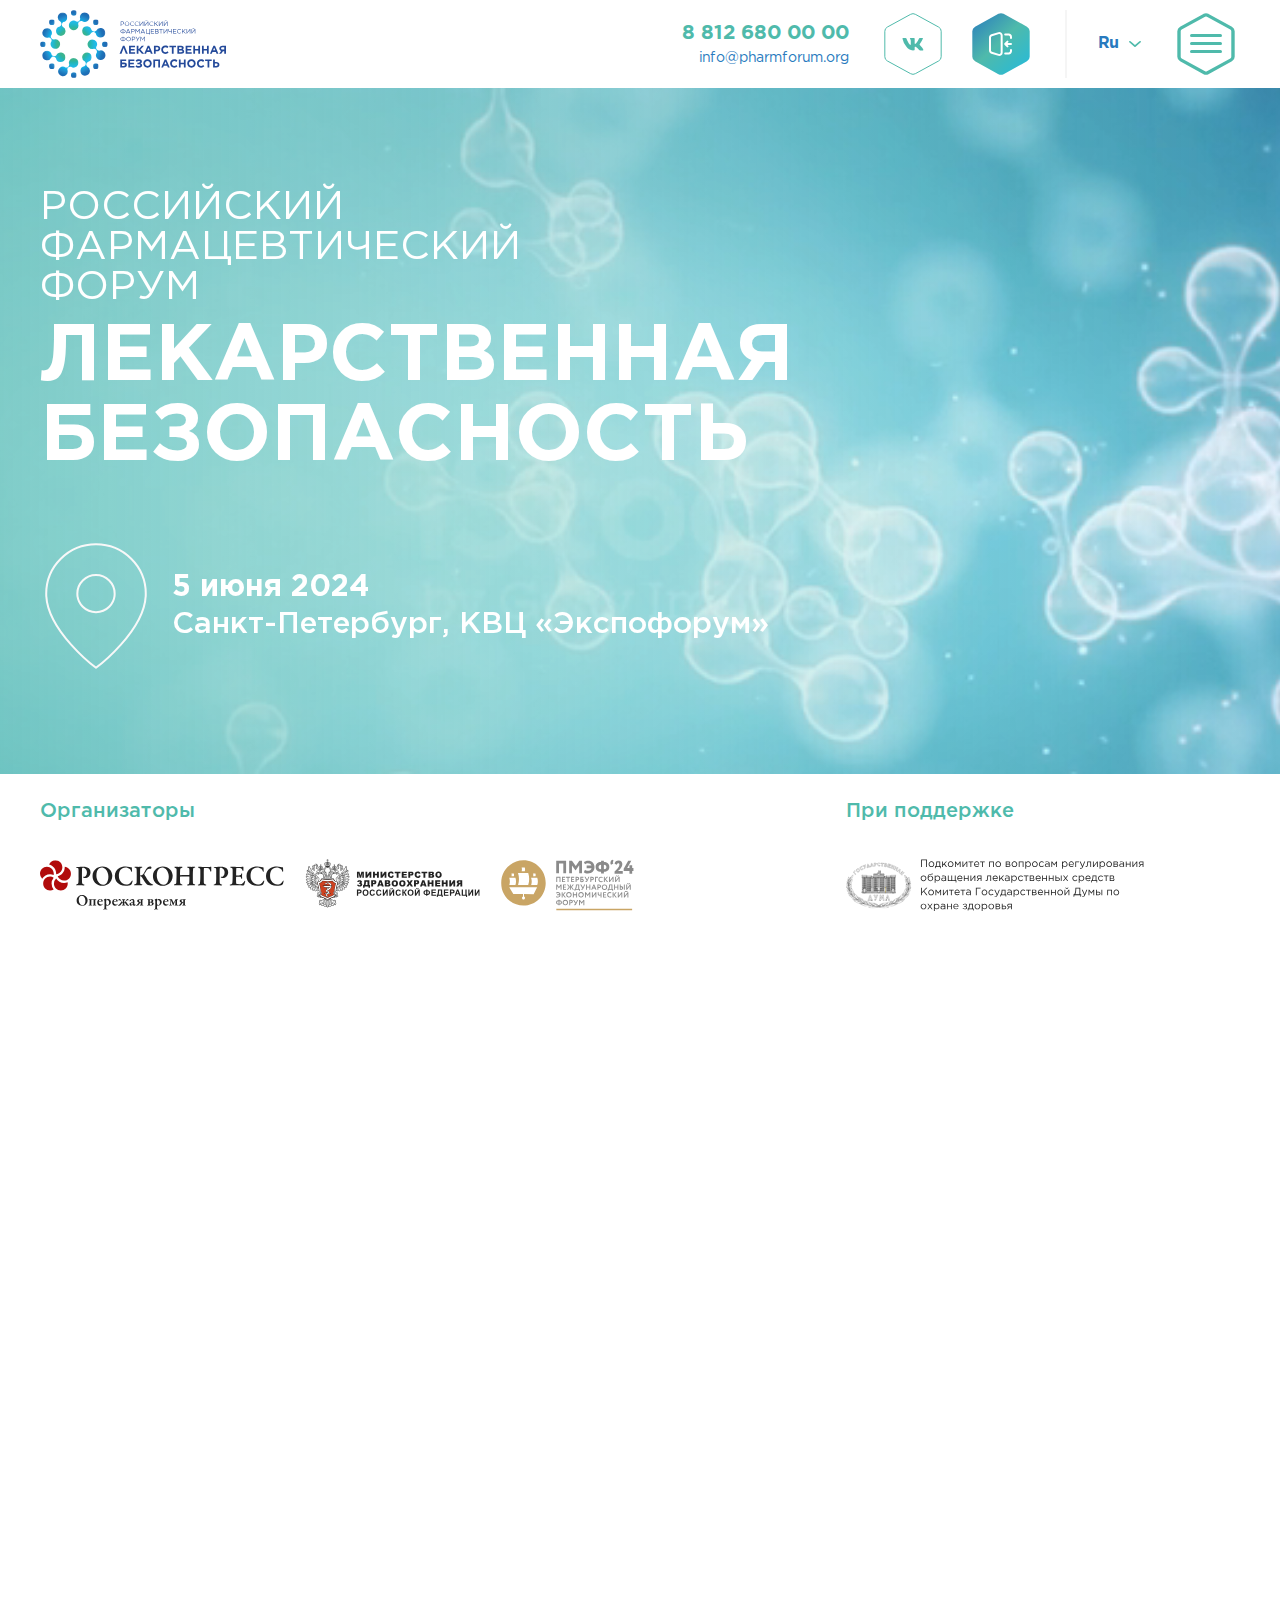
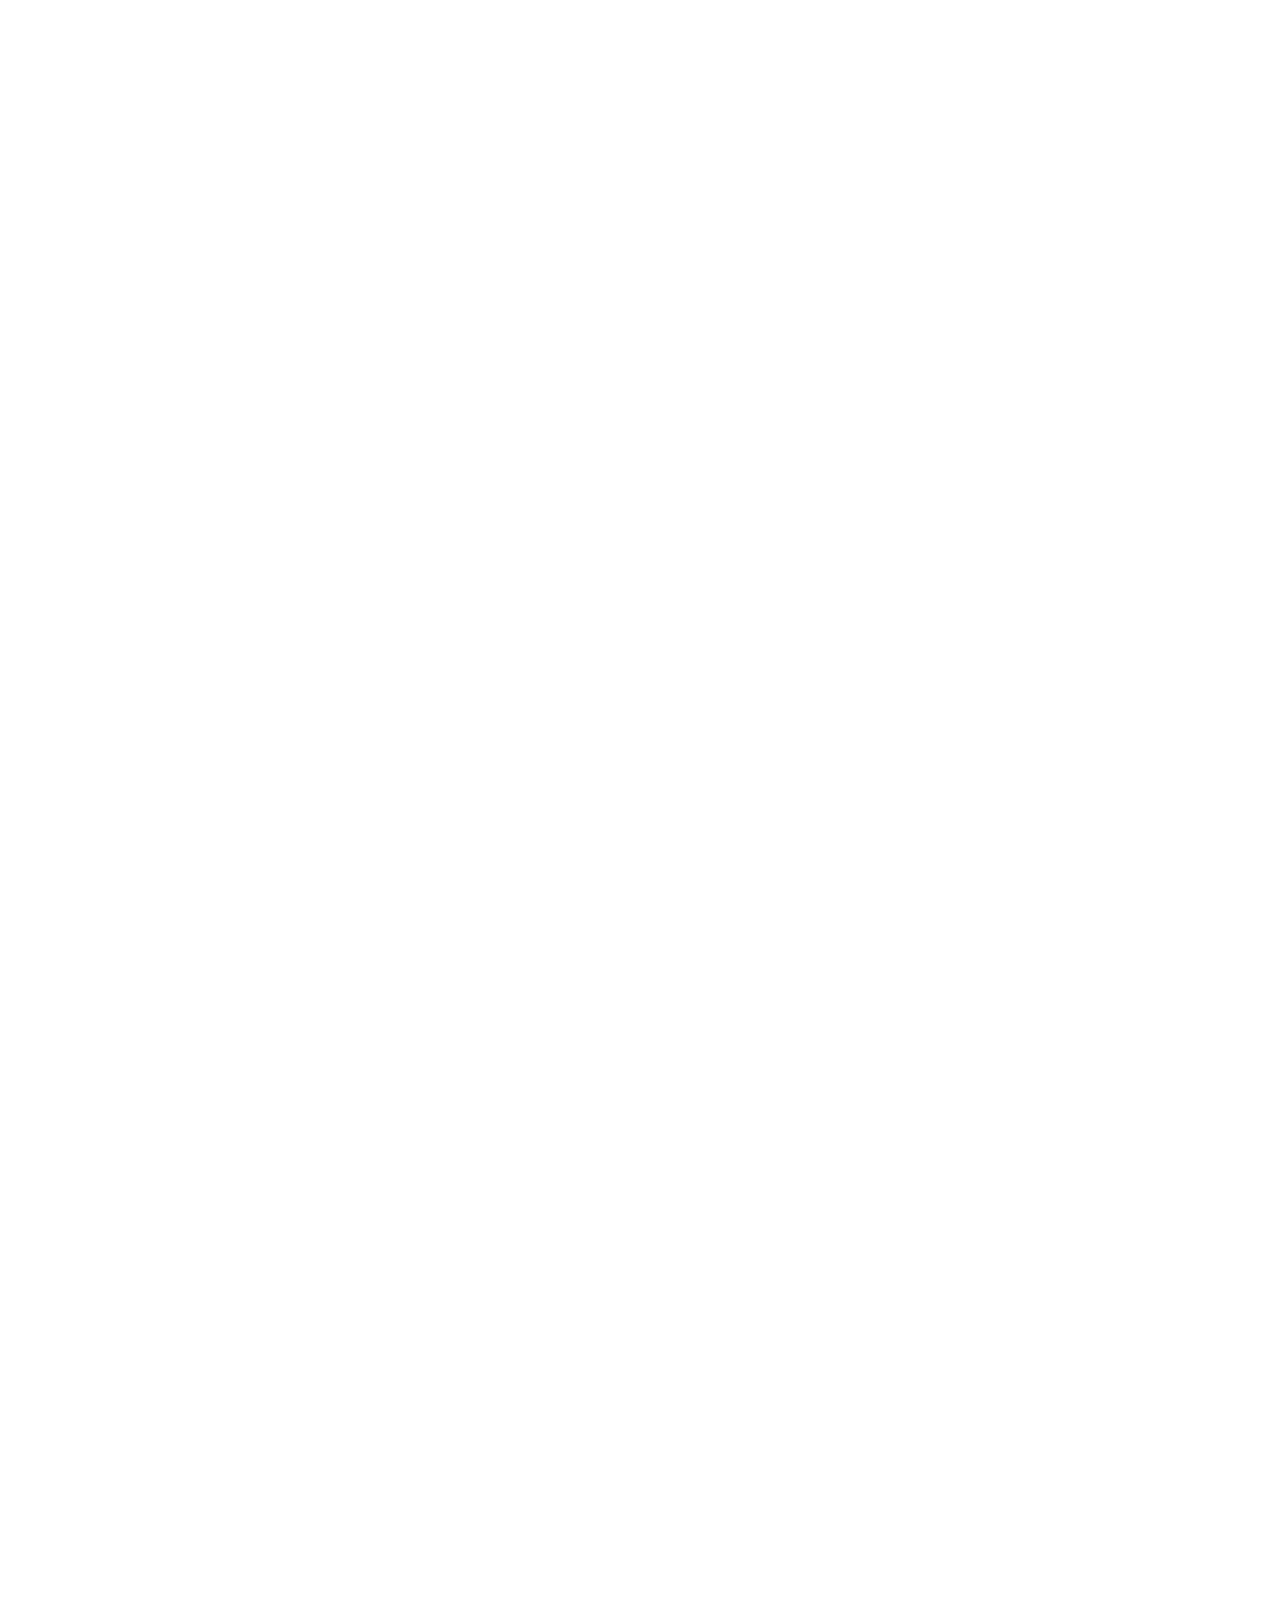
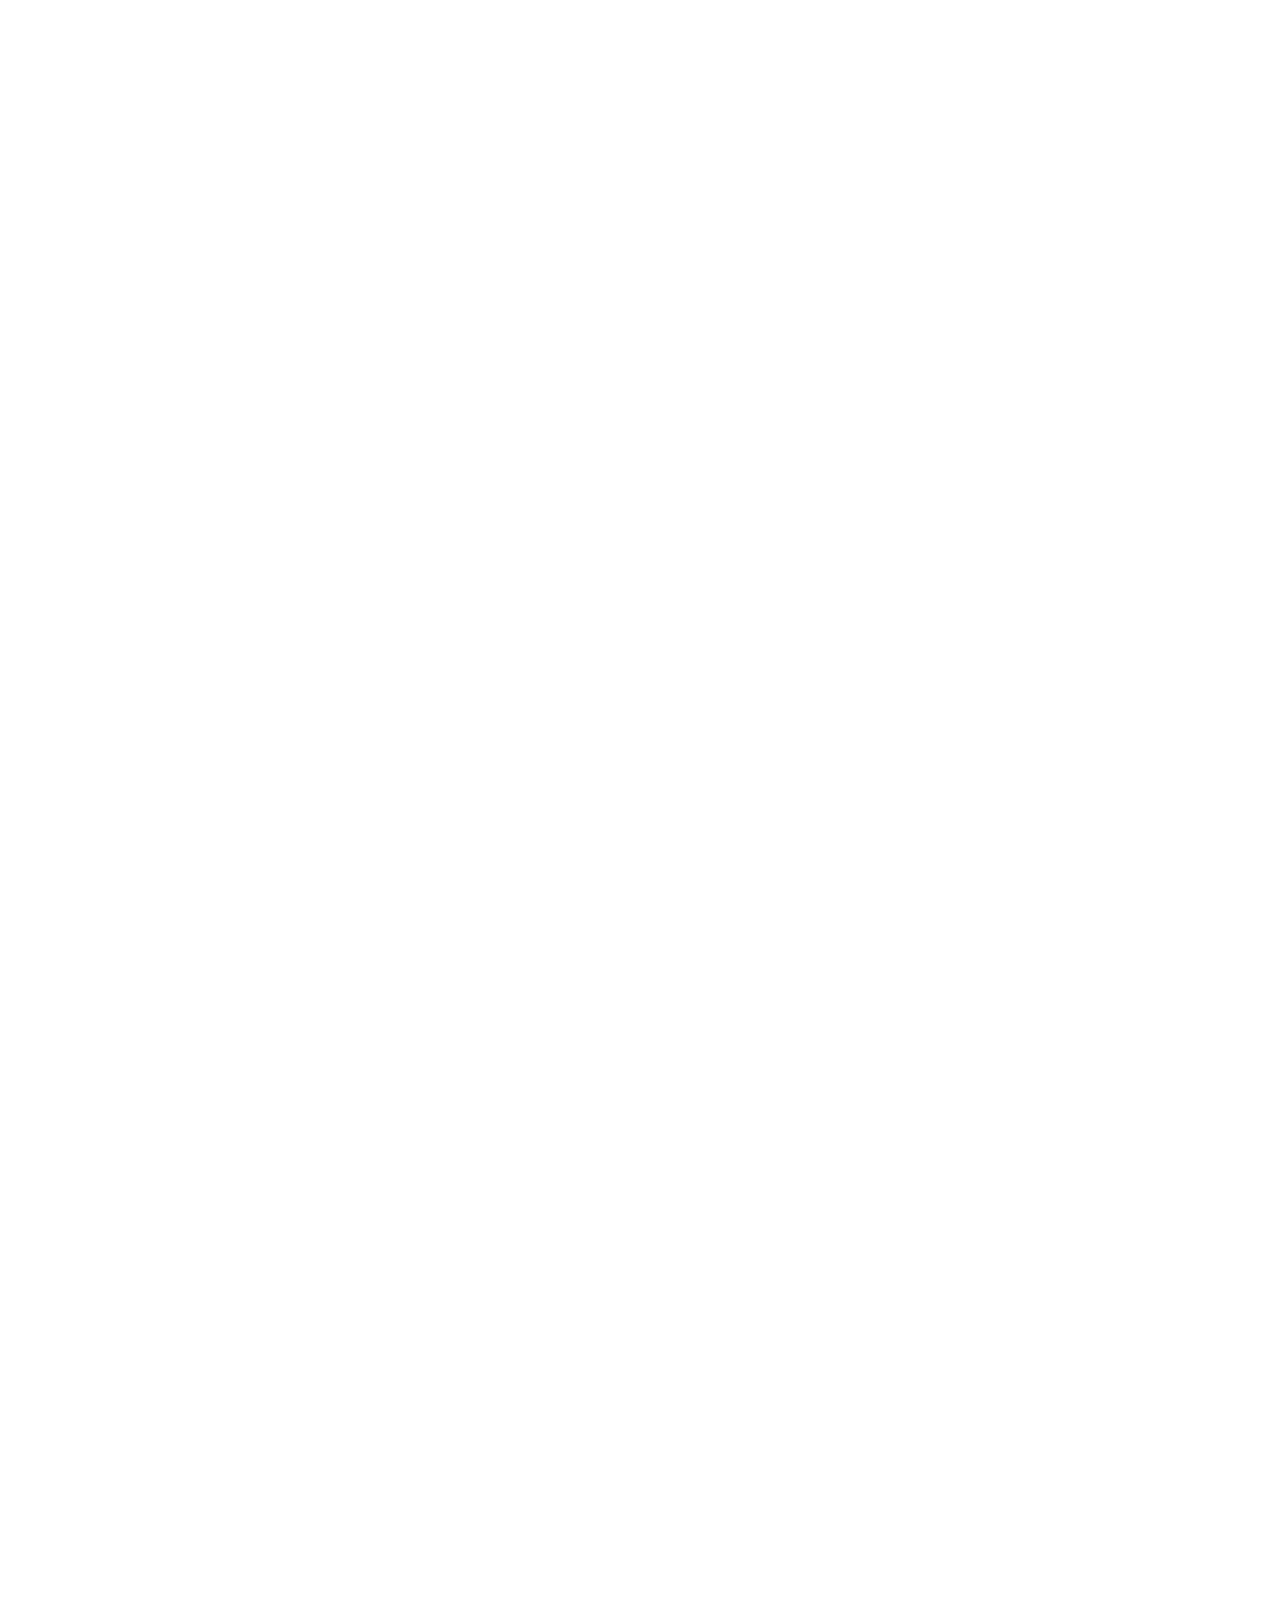
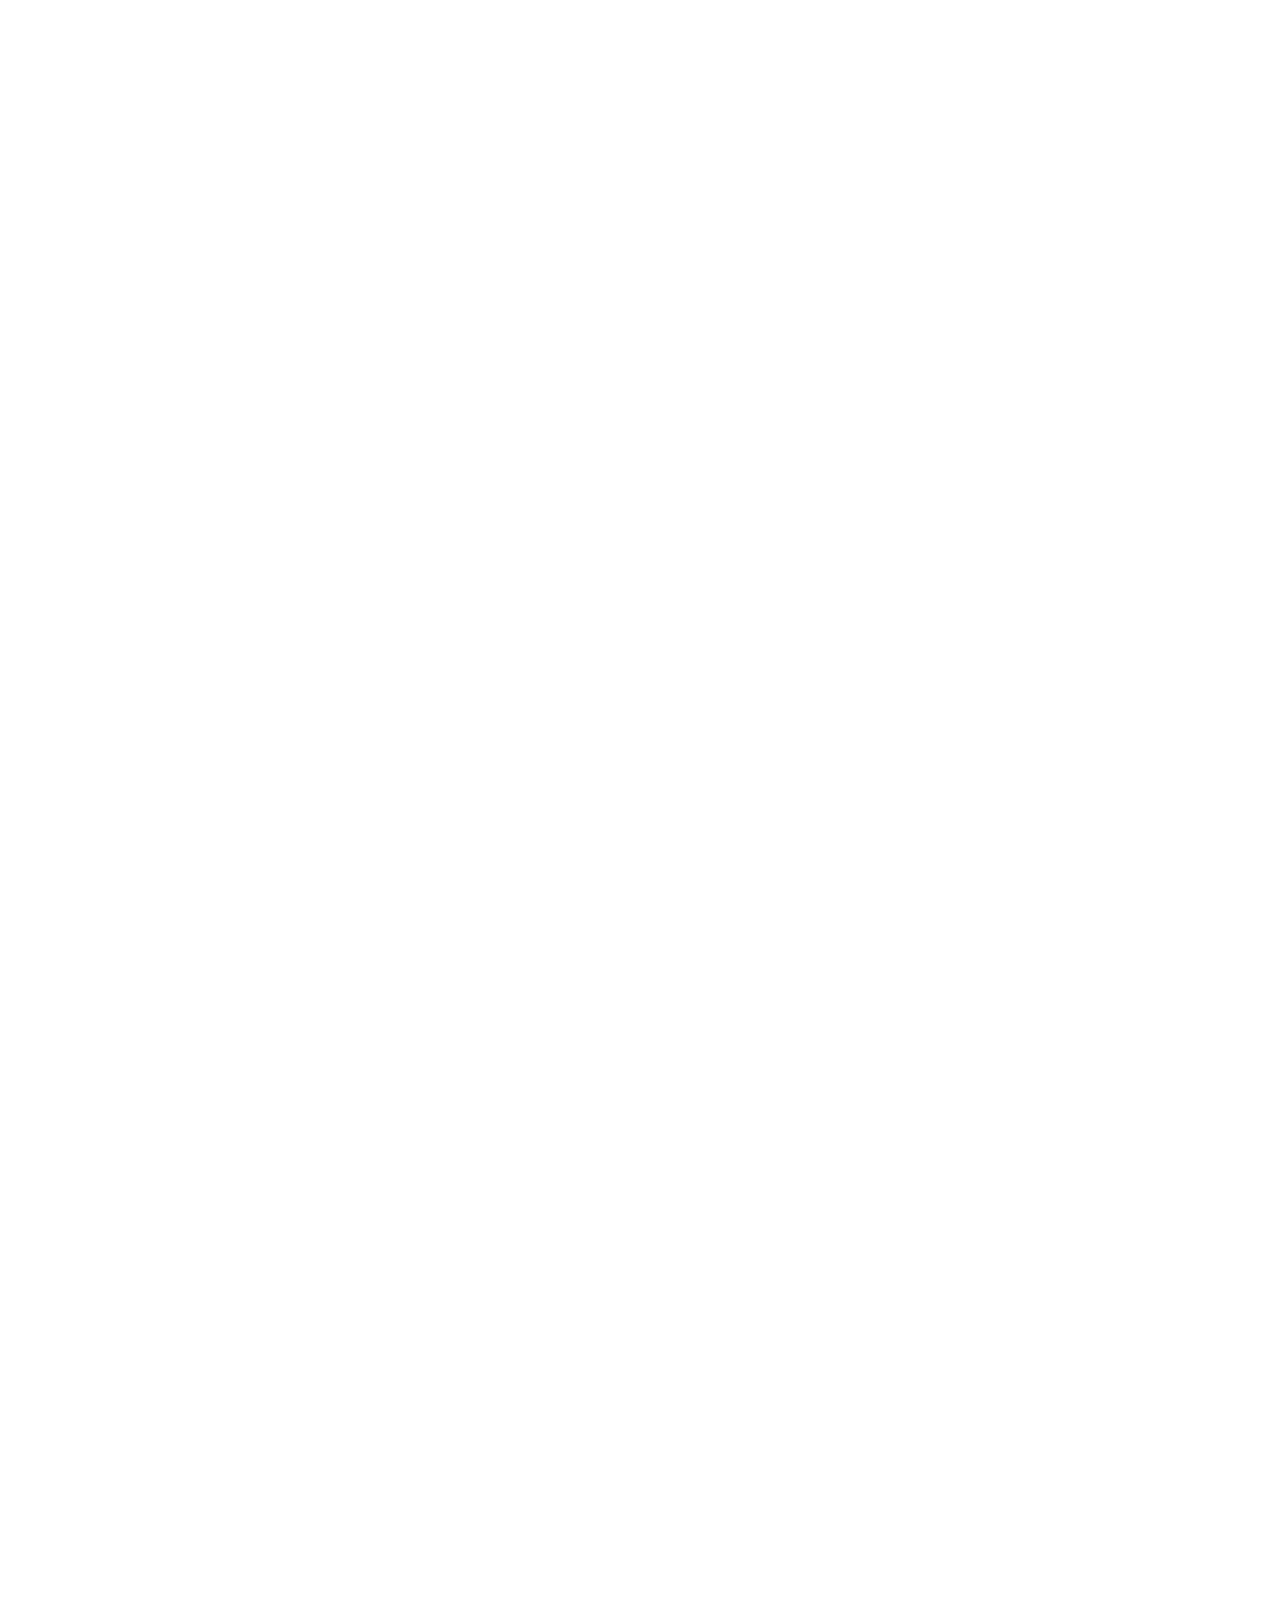
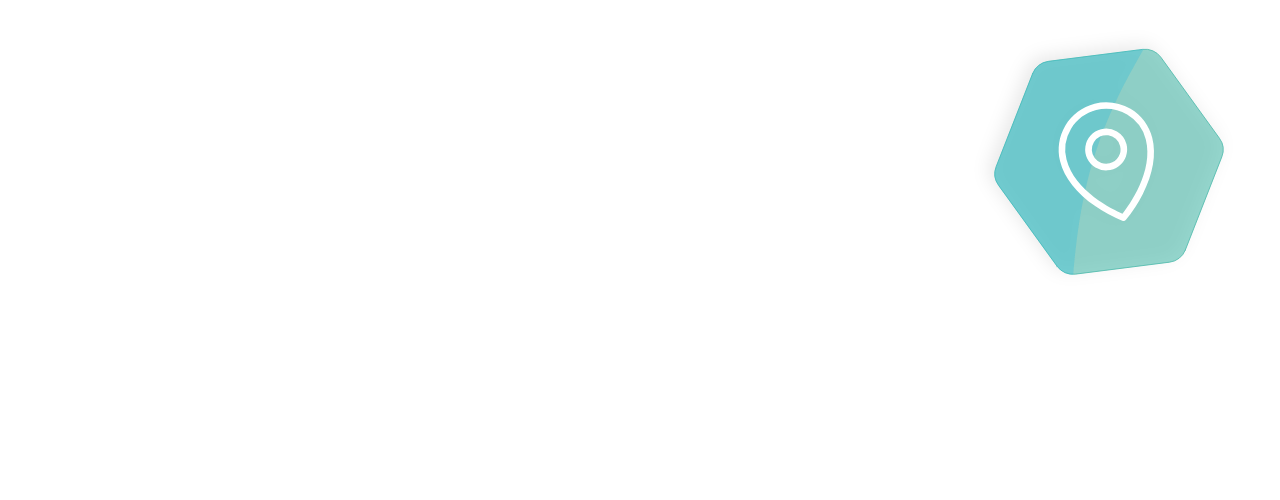
<file: index.html>
<!DOCTYPE html>
<html lang="ru">

<head>
	<meta charset="UTF-8">
	<meta http-equiv="X-UA-Compatible" content="IE=edge">
	<meta http-equiv="Permissions-Policy" content="interest-cohort=()">
	<meta name="viewport" content="width=device-width, initial-scale=1.0">
	<title>РОССИЙСКИЙ ФАРМАЦЕВТИЧЕСКИЙ ФОРУМ - Главная</title>
	<meta property="og:title" content="РОССИЙСКИЙ ФАРМАЦЕВТИЧЕСКИЙ ФОРУМ - Главная">
	<meta property="og:description" content="Описание">
	<meta property="og:url" content="/">
	<meta property="og:site_name" content="РОССИЙСКИЙ ФАРМАЦЕВТИЧЕСКИЙ ФОРУМ - Главная">
	<!-- favicon -->
	<link rel="apple-touch-icon" sizes="180x180" href="img/favicon/apple-touch-icon.png">
	<link rel="icon" type="image/png" sizes="32x32" href="img/favicon/favicon-32x32.png">
	<link rel="icon" type="image/png" sizes="16x16" href="img/favicon/favicon-16x16.png">
	<link rel="manifest" href="img/favicon/site.webmanifest">
	<link rel="mask-icon" href="img/favicon//safari-pinned-tab.svg" color="#5bbad5">
	<meta name="msapplication-TileColor" content="#ffffff">
	<meta name="theme-color" content="#ffffff">
	<!-- styles -->
	<link rel="stylesheet" href="css/vendor.min.css">
	<link rel="stylesheet" href="css/app.min.css">
</head>

<body>
	<!-- wrapper -->
	<div class="wrapper">
		<!-- header -->
		<header class="header header--transparent" id="header" data-aos="fade-in">
			<div class="container">
				<div class="header__wrapper">
					<a href="index.html" class="header__logotype">
						<img src="img/logotype.svg" width="186" height="68" alt="РОССИЙСКИЙ ФАРМАЦЕВТИЧЕСКИЙ ФОРУМ">
					</a>
					<nav class="nav header__nav">
						<ul class="nav__list">
							<li class="nav__item">
								<a href="#" class="nav__link">О форуме</a>
							</li>
							<li class="nav__item">
								<a href="#" class="nav__link">Программа</a>
							</li>
							<li class="nav__item">
								<a href="#" class="nav__link">Партнеры</a>
							</li>
							<li class="nav__item">
								<a href="#" class="nav__link">Участникам</a>
							</li>
							<li class="nav__item">
								<a href="#" class="nav__link">Новости</a>
							</li>
						</ul>
					</nav>
					<div class="header-contacts header__contacts">
						<a href="tel:88126800000" class="header-contacts__link">8 812 680 00 00</a>
						<a href="mailto:info@pharmforum.org" class="header-contacts__email">info@pharmforum.org</a>
					</div>
					<div class="header-controls header__controls">
						<div class="header-controls__wrapper">
							<div class="header-controls__list">
								<div class="header-controls__item">
									<a href="#" class="header-controls__btn">
										<svg>
											<use xlink:href="img/sprite.svg#icon-hexagon-vk"></use>
										</svg>
									</a>
								</div>
								<div class="header-controls__item">
									<a href="#" class="header-controls__btn">
										<img src="img/icon-hexagon-cabinet.svg" alt="Icon">
									</a>
								</div>
							</div>
							<div class="header-controls__select">
								<div class="c-language">
									<button class="c-language__trigger">
										<span>Ru</span>
										<svg>
											<use xlink:href="img/sprite.svg#icon-caret"></use>
										</svg>
									</button>
									<div class="c-language__dropdown">
										<ul class="c-language__list">
											<li class="c-language__item">
												<a href="#" class="c-language__link">Eng</a>
											</li>
										</ul>
									</div>
								</div>
							</div>
						</div>
					</div>
					<button class="hamburger" id="hamburger-toggle" aria-label="Меню">
						<svg class="hamburger__icon">
							<use xlink:href="img/sprite.svg#icon-hexagon"></use>
						</svg>
						<div class="hamburger__group">
							<span class="hamburger__inner"></span>
							<span class="hamburger__inner"></span>
							<span class="hamburger__inner"></span>
						</div>
					</button>
				</div>
			</div>
		</header>
		<!-- end of header -->
		<!-- content -->
		<div class="wrapper__content">
			<!-- main -->
			<section class="main" id="main" data-aos="fade-up">
				<div class="container">
					<div class="main__wrap">
						<div class="main__body">
							<h1 class="main__heading">РОССИЙСКИЙ <br>ФАРМАЦЕВТИЧЕСКИЙ <br>ФОРУМ</h1>
							<h2 class="main__title">ЛЕКАРСТВЕННАЯ БЕЗОПАСНОСТЬ</h2>
							<div class="main__location">
								<svg class="main__location-icon">
									<use xlink:href="img/sprite.svg#icon-location"></use>
								</svg>
								<div class="main__location-group">
									<span class="main__location-date">5 июня 2024</span>
									<span class="main__location-place">Санкт-Петербург, КВЦ «Экспофорум»</span>
								</div>
							</div>
						</div>
						<div class="sub-partners main__partners">
							<div class="sub-partners__wrap">
								<div class="sub-partners__wrapper">
									<h2 class="sub-partners__title">Организаторы</h2>
									<div class="sub-partners__list">
										<picture class="sub-partners__img">
											<img src="img/sub-partners-01.svg" alt="Image">
										</picture>
										<picture class="sub-partners__img">
											<img src="img/sub-partners-02.svg" alt="Image">
										</picture>
										<picture class="sub-partners__img">
											<img src="img/sub-partners-03.svg" alt="Image">
										</picture>
									</div>
								</div>
								<div class="sub-partners__wrapper">
									<h2 class="sub-partners__title">При поддержке</h2>
									<div class="sub-partners__list">
										<picture class="sub-partners__img sub-partners__img--lg">
											<img src="img/sub-partners-04.svg" alt="Image">
										</picture>
									</div>
								</div>
							</div>
							<a href="#" class="sub-partners__btn btn">Программа</a>
						</div>
					</div>
					<div class="main__bg">
						<video loop muted playsinline autoplay poster="img/main-bg.jpg">
							<source src="video/main-bg.mp4" type="video/mp4">
						</video>
					</div>
				</div>
			</section>
			<!-- end of main -->
			<!-- about forum -->
			<section class="about-forum" id="about-forum">
				<div class="container">
					<div class="about-forum__wrapper" data-aos="fade-up">
						<div class="about-forum__body">
							<div class="section-top">
								<h2 class="section-top__title">О ФОРУМЕ</h2>
							</div>
							<p class="about-forum__description">5 июня в стартовый <a href="#">день Петербургского международного экономического форума</a> в четвертый раз состоится главное деловое событие фармацевтической отрасли — Российский фармацевтический форум <b>«Лекарственная безопасность»</b>. В этом году в деловом событии примут делегации стран БРИКС.</p>
							<a href="#" class="about-forum__more">
								<span>Подробнее</span>
								<svg>
									<use xlink:href="img/sprite.svg#icon-arrow-next"></use>
								</svg>
							</a>
						</div>
						<div class="about-forum__slider">
							<div class="swiper">
								<div class="swiper-wrapper">
									<div class="swiper-slide">
										<picture class="about-forum__slide">
											<img src="img/about-forum-01.jpg" alt="Image">
										</picture>
									</div>
									<div class="swiper-slide">
										<picture class="about-forum__slide">
											<img src="img/about-forum-01.jpg" alt="Image">
										</picture>
									</div>
									<div class="swiper-slide">
										<picture class="about-forum__slide">
											<img src="img/about-forum-01.jpg" alt="Image">
										</picture>
									</div>
									<div class="swiper-slide">
										<picture class="about-forum__slide">
											<img src="img/about-forum-01.jpg" alt="Image">
										</picture>
									</div>
								</div>
							</div>
							<div class="swiper-pagination"></div>
							<div class="swiper-controls">
								<button class="swiper-button-prev" aria-label="Назад">
									<svg class="swiper-button-icon">
										<use xlink:href="img/sprite.svg#icon-arrow-prev"></use>
									</svg>
								</button>
								<button class="swiper-button-next" aria-label="Далее">
									<svg class="swiper-button-icon">
										<use xlink:href="img/sprite.svg#icon-arrow-next"></use>
									</svg>
								</button>
							</div>
						</div>
					</div>
				</div>
			</section>
			<!-- end of about forum -->
			<!-- quotes -->
			<section class="quotes" id="quotes">
				<div class="container">
					<div class="section-top" data-aos="fade-up">
						<h2 class="section-top__title">ЦИТАТЫ</h2>
					</div>
					<div class="quotes__slider" data-aos="fade-up">
						<div class="swiper">
							<div class="swiper-wrapper">
								<div class="swiper-slide">
									<div class="quotes-card quotes__slide">
										<picture class="quotes-card__img">
											<img src="img/quotes-01.jpg" alt="Image">
										</picture>
										<div class="quotes-card__body">
											<h3 class="quotes-card__title">Михаил Мурашко</h3>
											<span class="quotes-card__position">Министр здравоохранения Российской Федерации</span>
											<p class="quotes-card__description">В условиях вызовов критическую значимость для государства приобретает достижение национального суверенитета. Второй главный аспект — инновации. В России должно разворачиваться собственное производство. Фокус регуляторной политики должен смещаться с наращивания дженериковых портфелей в сторону создания и вывода на рынок российских инновационных препаратов. Мы должны обеспечить национальную лекарственную безопасность — гражданам России должно быть гарантировано бесперебойное обеспечение эффективными и безопасными лекарствами в требуемом объеме.</p>
										</div>
									</div>
								</div>
								<div class="swiper-slide">
									<div class="quotes-card quotes__slide">
										<picture class="quotes-card__img">
											<img src="img/quotes-02.jpg" alt="Image">
										</picture>
										<div class="quotes-card__body">
											<h3 class="quotes-card__title">Михаил Мурашко</h3>
											<span class="quotes-card__position">Министр здравоохранения Российской Федерации</span>
											<p class="quotes-card__description">В условиях вызовов критическую значимость для государства приобретает достижение национального суверенитета. Второй главный аспект — инновации. В России должно разворачиваться собственное производство. Фокус регуляторной политики должен смещаться с наращивания дженериковых портфелей в сторону создания и вывода на рынок российских инновационных препаратов. Мы должны обеспечить национальную лекарственную безопасность — гражданам России должно быть гарантировано бесперебойное обеспечение эффективными и безопасными лекарствами в требуемом объеме.</p>
										</div>
									</div>
								</div>
								<div class="swiper-slide">
									<div class="quotes-card quotes__slide">
										<picture class="quotes-card__img">
											<img src="img/quotes-01.jpg" alt="Image">
										</picture>
										<div class="quotes-card__body">
											<h3 class="quotes-card__title">Михаил Мурашко</h3>
											<span class="quotes-card__position">Министр здравоохранения Российской Федерации</span>
											<p class="quotes-card__description">В условиях вызовов критическую значимость для государства приобретает достижение национального суверенитета. Второй главный аспект — инновации. В России должно разворачиваться собственное производство. Фокус регуляторной политики должен смещаться с наращивания дженериковых портфелей в сторону создания и вывода на рынок российских инновационных препаратов. Мы должны обеспечить национальную лекарственную безопасность — гражданам России должно быть гарантировано бесперебойное обеспечение эффективными и безопасными лекарствами в требуемом объеме.</p>
										</div>
									</div>
								</div>
								<div class="swiper-slide">
									<div class="quotes-card quotes__slide">
										<picture class="quotes-card__img">
											<img src="img/quotes-02.jpg" alt="Image">
										</picture>
										<div class="quotes-card__body">
											<h3 class="quotes-card__title">Михаил Мурашко</h3>
											<span class="quotes-card__position">Министр здравоохранения Российской Федерации</span>
											<p class="quotes-card__description">В условиях вызовов критическую значимость для государства приобретает достижение национального суверенитета. Второй главный аспект — инновации. В России должно разворачиваться собственное производство. Фокус регуляторной политики должен смещаться с наращивания дженериковых портфелей в сторону создания и вывода на рынок российских инновационных препаратов. Мы должны обеспечить национальную лекарственную безопасность — гражданам России должно быть гарантировано бесперебойное обеспечение эффективными и безопасными лекарствами в требуемом объеме.</p>
										</div>
									</div>
								</div>
								<div class="swiper-slide">
									<div class="quotes-card quotes__slide">
										<picture class="quotes-card__img">
											<img src="img/quotes-02.jpg" alt="Image">
										</picture>
										<div class="quotes-card__body">
											<h3 class="quotes-card__title">Михаил Мурашко</h3>
											<span class="quotes-card__position">Министр здравоохранения Российской Федерации</span>
											<p class="quotes-card__description">В условиях вызовов критическую значимость для государства приобретает достижение национального суверенитета. Второй главный аспект — инновации. В России должно разворачиваться собственное производство. Фокус регуляторной политики должен смещаться с наращивания дженериковых портфелей в сторону создания и вывода на рынок российских инновационных препаратов. Мы должны обеспечить национальную лекарственную безопасность — гражданам России должно быть гарантировано бесперебойное обеспечение эффективными и безопасными лекарствами в требуемом объеме.</p>
										</div>
									</div>
								</div>
								<div class="swiper-slide">
									<div class="quotes-card quotes__slide">
										<picture class="quotes-card__img">
											<img src="img/quotes-02.jpg" alt="Image">
										</picture>
										<div class="quotes-card__body">
											<h3 class="quotes-card__title">Михаил Мурашко</h3>
											<span class="quotes-card__position">Министр здравоохранения Российской Федерации</span>
											<p class="quotes-card__description">В условиях вызовов критическую значимость для государства приобретает достижение национального суверенитета. Второй главный аспект — инновации. В России должно разворачиваться собственное производство. Фокус регуляторной политики должен смещаться с наращивания дженериковых портфелей в сторону создания и вывода на рынок российских инновационных препаратов. Мы должны обеспечить национальную лекарственную безопасность — гражданам России должно быть гарантировано бесперебойное обеспечение эффективными и безопасными лекарствами в требуемом объеме.</p>
										</div>
									</div>
								</div>
								<div class="swiper-slide">
									<div class="quotes-card quotes__slide">
										<picture class="quotes-card__img">
											<img src="img/quotes-02.jpg" alt="Image">
										</picture>
										<div class="quotes-card__body">
											<h3 class="quotes-card__title">Михаил Мурашко</h3>
											<span class="quotes-card__position">Министр здравоохранения Российской Федерации</span>
											<p class="quotes-card__description">В условиях вызовов критическую значимость для государства приобретает достижение национального суверенитета. Второй главный аспект — инновации. В России должно разворачиваться собственное производство. Фокус регуляторной политики должен смещаться с наращивания дженериковых портфелей в сторону создания и вывода на рынок российских инновационных препаратов. Мы должны обеспечить национальную лекарственную безопасность — гражданам России должно быть гарантировано бесперебойное обеспечение эффективными и безопасными лекарствами в требуемом объеме.</p>
										</div>
									</div>
								</div>
								<div class="swiper-slide">
									<div class="quotes-card quotes__slide">
										<picture class="quotes-card__img">
											<img src="img/quotes-02.jpg" alt="Image">
										</picture>
										<div class="quotes-card__body">
											<h3 class="quotes-card__title">Михаил Мурашко</h3>
											<span class="quotes-card__position">Министр здравоохранения Российской Федерации</span>
											<p class="quotes-card__description">В условиях вызовов критическую значимость для государства приобретает достижение национального суверенитета. Второй главный аспект — инновации. В России должно разворачиваться собственное производство. Фокус регуляторной политики должен смещаться с наращивания дженериковых портфелей в сторону создания и вывода на рынок российских инновационных препаратов. Мы должны обеспечить национальную лекарственную безопасность — гражданам России должно быть гарантировано бесперебойное обеспечение эффективными и безопасными лекарствами в требуемом объеме.</p>
										</div>
									</div>
								</div>
							</div>
						</div>
						<div class="swiper-pagination"></div>
						<button class="swiper-button-prev" aria-label="Назад">
							<svg class="swiper-button-icon">
								<use xlink:href="img/sprite.svg#icon-arrow-prev"></use>
							</svg>
						</button>
						<button class="swiper-button-next" aria-label="Далее">
							<svg class="swiper-button-icon">
								<use xlink:href="img/sprite.svg#icon-arrow-next"></use>
							</svg>
						</button>
					</div>
				</div>
			</section>
			<!-- end of quotes -->
			<!-- videos -->
			<div class="videos" id="videos">
				<div class="container">
					<div class="videos__slider" data-aos="fade-up">
						<div class="gallery-main">
							<div class="swiper-wrapper">
								<div class="swiper-slide">
									<div class="videos__media">
										<picture class="videos__media-img">
											<img src="img/videos-01.jpg" alt="Image">
											<svg>
												<use xlink:href="img/sprite.svg#icon-play"></use>
											</svg>
										</picture>
										<div class="videos__media-iframe">
											<iframe data-src="https://www.youtube.com/embed/gijKKRvvCTM?si=baMNTC5s_rytfY-N" width="100%" height="100%" allow="autoplay; encrypted-media; picture-in-picture;" frameborder="0" allowfullscreen></iframe>
										</div>
										<div class="videos__loader">
											<div class="loading-spinner">
												<svg class="loading-spinner__circle-svg" viewBox="25 25 50 50">
													<circle class="loading-spinner__circle-stroke" cx="50" cy="50" r="20" fill="none" stroke="#4FBAAB" stroke-width="5" stroke-miterlimit="10" />
												</svg>
											</div>
										</div>
										<div class="videos__body">
											<span class="videos__title">Евгений Шляхто</span>
											<span class="videos__position">Генеральный директор ФГБУ Национальный медицинский исследовательский центр им. В.А. Алмазова Минздрава России</span>
										</div>
									</div>
								</div>
								<div class="swiper-slide">
									<div class="videos__media">
										<picture class="videos__media-img">
											<img src="img/videos-02.jpg" alt="Image">
											<svg>
												<use xlink:href="img/sprite.svg#icon-play"></use>
											</svg>
										</picture>
										<div class="videos__media-iframe">
											<iframe data-src="https://www.youtube.com/embed/gijKKRvvCTM?si=baMNTC5s_rytfY-N" width="100%" height="100%" allow="autoplay; encrypted-media; picture-in-picture;" frameborder="0" allowfullscreen></iframe>
										</div>
										<div class="videos__loader">
											<div class="loading-spinner">
												<svg class="loading-spinner__circle-svg" viewBox="25 25 50 50">
													<circle class="loading-spinner__circle-stroke" cx="50" cy="50" r="20" fill="none" stroke="#4FBAAB" stroke-width="5" stroke-miterlimit="10" />
												</svg>
											</div>
										</div>
										<div class="videos__body">
											<span class="videos__title">Евгений Шляхто</span>
											<span class="videos__position">Генеральный директор ФГБУ Национальный медицинский исследовательский центр им. В.А. Алмазова Минздрава России</span>
										</div>
									</div>
								</div>
								<div class="swiper-slide">
									<div class="videos__media">
										<picture class="videos__media-img">
											<img src="img/videos-03.jpg" alt="Image">
											<svg>
												<use xlink:href="img/sprite.svg#icon-play"></use>
											</svg>
										</picture>
										<div class="videos__media-iframe">
											<iframe data-src="https://www.youtube.com/embed/gijKKRvvCTM?si=baMNTC5s_rytfY-N" width="100%" height="100%" allow="autoplay; encrypted-media; picture-in-picture;" frameborder="0" allowfullscreen></iframe>
										</div>
										<div class="videos__loader">
											<div class="loading-spinner">
												<svg class="loading-spinner__circle-svg" viewBox="25 25 50 50">
													<circle class="loading-spinner__circle-stroke" cx="50" cy="50" r="20" fill="none" stroke="#4FBAAB" stroke-width="5" stroke-miterlimit="10" />
												</svg>
											</div>
										</div>
										<div class="videos__body">
											<span class="videos__title">Евгений Шляхто</span>
											<span class="videos__position">Генеральный директор ФГБУ Национальный медицинский исследовательский центр им. В.А. Алмазова Минздрава России</span>
										</div>
									</div>
								</div>
								<div class="swiper-slide">
									<div class="videos__media">
										<picture class="videos__media-img">
											<img src="img/videos-03.jpg" alt="Image">
											<svg>
												<use xlink:href="img/sprite.svg#icon-play"></use>
											</svg>
										</picture>
										<div class="videos__media-iframe">
											<iframe data-src="https://www.youtube.com/embed/gijKKRvvCTM?si=baMNTC5s_rytfY-N" width="100%" height="100%" allow="autoplay; encrypted-media; picture-in-picture;" frameborder="0" allowfullscreen></iframe>
										</div>
										<div class="videos__loader">
											<div class="loading-spinner">
												<svg class="loading-spinner__circle-svg" viewBox="25 25 50 50">
													<circle class="loading-spinner__circle-stroke" cx="50" cy="50" r="20" fill="none" stroke="#4FBAAB" stroke-width="5" stroke-miterlimit="10" />
												</svg>
											</div>
										</div>
										<div class="videos__body">
											<span class="videos__title">Евгений Шляхто</span>
											<span class="videos__position">Генеральный директор ФГБУ Национальный медицинский исследовательский центр им. В.А. Алмазова Минздрава России</span>
										</div>
									</div>
								</div>
								<div class="swiper-slide">
									<div class="videos__media">
										<picture class="videos__media-img">
											<img src="img/videos-03.jpg" alt="Image">
											<svg>
												<use xlink:href="img/sprite.svg#icon-play"></use>
											</svg>
										</picture>
										<div class="videos__media-iframe">
											<iframe data-src="https://www.youtube.com/embed/gijKKRvvCTM?si=baMNTC5s_rytfY-N" width="100%" height="100%" allow="autoplay; encrypted-media; picture-in-picture;" frameborder="0" allowfullscreen></iframe>
										</div>
										<div class="videos__loader">
											<div class="loading-spinner">
												<svg class="loading-spinner__circle-svg" viewBox="25 25 50 50">
													<circle class="loading-spinner__circle-stroke" cx="50" cy="50" r="20" fill="none" stroke="#4FBAAB" stroke-width="5" stroke-miterlimit="10" />
												</svg>
											</div>
										</div>
										<div class="videos__body">
											<span class="videos__title">Евгений Шляхто</span>
											<span class="videos__position">Генеральный директор ФГБУ Национальный медицинский исследовательский центр им. В.А. Алмазова Минздрава России</span>
										</div>
									</div>
								</div>
							</div>
						</div>
						<div class="swiper-pagination"></div>
						<div class="swiper-controls">
							<button class="swiper-button-prev" aria-label="Назад">
								<svg class="swiper-button-icon">
									<use xlink:href="img/sprite.svg#icon-arrow-prev"></use>
								</svg>
							</button>
							<button class="swiper-button-next" aria-label="Далее">
								<svg class="swiper-button-icon">
									<use xlink:href="img/sprite.svg#icon-arrow-next"></use>
								</svg>
							</button>
						</div>
						<div class="gallery-thumbs">
							<div class="swiper-wrapper">
								<div class="swiper-slide is--active" data-index="0">
									<div class="swiper-img">
										<picture>
											<img src="img/videos-01.jpg" alt="Image">
										</picture>
										<span class="videos__name">Евгений Шляхто</span>
									</div>
								</div>
								<div class="swiper-slide" data-index="1">
									<div class="swiper-img">
										<picture>
											<img src="img/videos-02.jpg" alt="Image">
										</picture>
										<span class="videos__name">Евгений Шляхто</span>
									</div>
								</div>
								<div class="swiper-slide" data-index="2">
									<div class="swiper-img">
										<picture>
											<img src="img/videos-03.jpg" alt="Image">
										</picture>
										<span class="videos__name">Евгений Шляхто</span>
									</div>
								</div>
								<div class="swiper-slide" data-index="3">
									<div class="swiper-img">
										<picture>
											<img src="img/videos-03.jpg" alt="Image">
										</picture>
										<span class="videos__name">Евгений Шляхто</span>
									</div>
								</div>
								<div class="swiper-slide" data-index="4">
									<div class="swiper-img">
										<picture>
											<img src="img/videos-03.jpg" alt="Image">
										</picture>
										<span class="videos__name">Евгений Шляхто</span>
									</div>
								</div>
							</div>
						</div>
					</div>
				</div>
			</div>
			<!-- end of videos -->
			<!-- key speakers -->
			<section class="key-speakers" id="key-speakers">
				<div class="container">
					<div class="section-top" data-aos="fade-up">
						<h2 class="section-top__title">КЛЮЧЕВЫЕ <br>СПИКЕРЫ</h2>
					</div>
					<div class="key-speakers__slider" data-aos="fade-up">
						<div class="swiper">
							<div class="swiper-wrapper">
								<div class="swiper-slide">
									<div class="key-speakers-card key-speakers__slide">
										<picture class="key-speakers-card__img">
											<img src="img/key-speakers-01.jpg" alt="Image">
										</picture>
										<div class="key-speakers-card__body">
											<h3 class="key-speakers-card__title">МИХАИЛ МУРАШКО</h3>
											<span class="key-speakers-card__position">Министр здравоохранения РФ</span>
										</div>
									</div>
								</div>
								<div class="swiper-slide">
									<div class="key-speakers-card key-speakers__slide">
										<picture class="key-speakers-card__img">
											<img src="img/key-speakers-02.jpg" alt="Image">
										</picture>
										<div class="key-speakers-card__body">
											<h3 class="key-speakers-card__title">МИХАИЛ МУРАШКО</h3>
											<span class="key-speakers-card__position">Министр здравоохранения РФ</span>
										</div>
									</div>
								</div>
								<div class="swiper-slide">
									<div class="key-speakers-card key-speakers__slide">
										<picture class="key-speakers-card__img">
											<img src="img/key-speakers-03.jpg" alt="Image">
										</picture>
										<div class="key-speakers-card__body">
											<h3 class="key-speakers-card__title">МИХАИЛ МУРАШКО</h3>
											<span class="key-speakers-card__position">Министр здравоохранения РФ</span>
										</div>
									</div>
								</div>
								<div class="swiper-slide">
									<div class="key-speakers-card key-speakers__slide">
										<picture class="key-speakers-card__img">
											<img src="img/key-speakers-04.jpg" alt="Image">
										</picture>
										<div class="key-speakers-card__body">
											<h3 class="key-speakers-card__title">МИХАИЛ МУРАШКО</h3>
											<span class="key-speakers-card__position">Министр здравоохранения РФ</span>
										</div>
									</div>
								</div>
								<div class="swiper-slide">
									<div class="key-speakers-card key-speakers__slide">
										<picture class="key-speakers-card__img">
											<img src="img/key-speakers-05.jpg" alt="Image">
										</picture>
										<div class="key-speakers-card__body">
											<h3 class="key-speakers-card__title">МИХАИЛ МУРАШКО</h3>
											<span class="key-speakers-card__position">Министр здравоохранения РФ</span>
										</div>
									</div>
								</div>
								<div class="swiper-slide">
									<div class="key-speakers-card key-speakers__slide">
										<picture class="key-speakers-card__img">
											<img src="img/key-speakers-01.jpg" alt="Image">
										</picture>
										<div class="key-speakers-card__body">
											<h3 class="key-speakers-card__title">МИХАИЛ МУРАШКО</h3>
											<span class="key-speakers-card__position">Министр здравоохранения РФ</span>
										</div>
									</div>
								</div>
								<div class="swiper-slide">
									<div class="key-speakers-card key-speakers__slide">
										<picture class="key-speakers-card__img">
											<img src="img/key-speakers-04.jpg" alt="Image">
										</picture>
										<div class="key-speakers-card__body">
											<h3 class="key-speakers-card__title">МИХАИЛ МУРАШКО</h3>
											<span class="key-speakers-card__position">Министр здравоохранения РФ</span>
										</div>
									</div>
								</div>
								<div class="swiper-slide">
									<div class="key-speakers-card key-speakers__slide">
										<picture class="key-speakers-card__img">
											<img src="img/key-speakers-02.jpg" alt="Image">
										</picture>
										<div class="key-speakers-card__body">
											<h3 class="key-speakers-card__title">МИХАИЛ МУРАШКО</h3>
											<span class="key-speakers-card__position">Министр здравоохранения РФ</span>
										</div>
									</div>
								</div>
								<div class="swiper-slide">
									<div class="key-speakers-card key-speakers__slide">
										<picture class="key-speakers-card__img">
											<img src="img/key-speakers-03.jpg" alt="Image">
										</picture>
										<div class="key-speakers-card__body">
											<h3 class="key-speakers-card__title">МИХАИЛ МУРАШКО</h3>
											<span class="key-speakers-card__position">Министр здравоохранения РФ</span>
										</div>
									</div>
								</div>
								<div class="swiper-slide">
									<div class="key-speakers-card key-speakers__slide">
										<picture class="key-speakers-card__img">
											<img src="img/key-speakers-02.jpg" alt="Image">
										</picture>
										<div class="key-speakers-card__body">
											<h3 class="key-speakers-card__title">МИХАИЛ МУРАШКО</h3>
											<span class="key-speakers-card__position">Министр здравоохранения РФ</span>
										</div>
									</div>
								</div>
								<div class="swiper-slide">
									<div class="key-speakers-card key-speakers__slide">
										<picture class="key-speakers-card__img">
											<img src="img/key-speakers-03.jpg" alt="Image">
										</picture>
										<div class="key-speakers-card__body">
											<h3 class="key-speakers-card__title">МИХАИЛ МУРАШКО</h3>
											<span class="key-speakers-card__position">Министр здравоохранения РФ</span>
										</div>
									</div>
								</div>
							</div>
						</div>
						<div class="swiper-pagination"></div>
						<button class="swiper-button-prev" aria-label="Назад">
							<svg class="swiper-button-icon">
								<use xlink:href="img/sprite.svg#icon-arrow-prev"></use>
							</svg>
						</button>
						<button class="swiper-button-next" aria-label="Далее">
							<svg class="swiper-button-icon">
								<use xlink:href="img/sprite.svg#icon-arrow-next"></use>
							</svg>
						</button>
					</div>
				</div>
			</section>
			<!-- end of key speakers -->
			<!-- forum results -->
			<section class="forum-results" id="forum-results">
				<div class="container">
					<div class="section-top" data-aos="fade-up">
						<h2 class="section-top__title">ИТОГИ <br>ФОРУМА 2021</h2>
					</div>
					<div class="forum-results__wrapper" data-aos="fade-up">
						<div class="forum-results__media">
							<picture class="forum-results__media-img">
								<img src="img/forum-results.jpg" alt="Image">
								<svg>
									<use xlink:href="img/sprite.svg#icon-play"></use>
								</svg>
							</picture>
							<div class="forum-results__media-iframe">
								<iframe data-src="https://www.youtube.com/embed/gijKKRvvCTM?si=baMNTC5s_rytfY-N" width="100%" height="100%" allow="autoplay; encrypted-media; picture-in-picture;" frameborder="0" allowfullscreen></iframe>
							</div>
							<div class="forum-results__loader">
								<div class="loading-spinner">
									<svg class="loading-spinner__circle-svg" viewBox="25 25 50 50">
										<circle class="loading-spinner__circle-stroke" cx="50" cy="50" r="20" fill="none" stroke="#4FBAAB" stroke-width="5" stroke-miterlimit="10" />
									</svg>
								</div>
							</div>
						</div>
						<a href="#" class="forum-results__link">
							<svg>
								<use xlink:href="img/sprite.svg#icon-pdf"></use>
							</svg>
							<span>Итоги 2021.pdf</span>
						</a>
					</div>
				</div>
			</section>
			<!-- end of forum results -->
			<!-- photobank -->
			<div class="photobank" id="photobank">
				<div class="container">
					<div class="photobank__wrap" data-aos="fade-up">
						<div class="photobank__wrapper">
							<picture class="photobank__logotype">
								<img src="img/photobank.svg" alt="Image">
							</picture>
							<div class="section-top photobank__title" data-aos="fade-up">
								<h2 class="section-top__title">Яркие моменты <br>форума в объективе</h2>
							</div>
							<a href="#" class="photobank__btn btn">Смотреть фотоотчёт</a>
							<picture class="photobank__img">
								<img src="img/photobank-images.png" alt="Image">
							</picture>
							<div class="photobank__hexagon"></div>
						</div>
					</div>
				</div>
			</div>
			<!-- end of photobank -->
			<!-- contacts -->
			<div class="contacts" id="contacts">
				<div class="container">
					<div class="contacts__wrap" data-aos="fade-up">
						<div class="contacts__map" id="contacts-map">
							<iframe src="https://yandex.ru/map-widget/v1/?lang=ru_RU&amp;scroll=true&amp;source=constructor-api&amp;um=constructor%3A2449eb79f2315427e6cbb2dc53424233a32f54406296ae320f81c17e838a94fc" frameborder="0" allowfullscreen="true" width="100%" height="100%" style="display: block;"></iframe>
						</div>
						<div class="contacts__wrapper">
							<picture class="contacts__logotype">
								<img src="img/logotype.svg" width="186" height="68" alt="РОССИЙСКИЙ ФАРМАЦЕВТИЧЕСКИЙ ФОРУМ">
							</picture>
							<div class="contacts__list">
								<div class="contacts__list-item">
									<span class="contacts__label">Адрес</span>
									<span class="contacts__value">г. Санкт-Петербург, Петербургское ш., д. 64/1</span>
								</div>
								<div class="contacts__list-item">
									<span class="contacts__label">Место</span>
									<span class="contacts__value">Конгрессно-выставочный центр «Экспофорум»</span>
								</div>
								<div class="contacts__list-item">
									<span class="contacts__label">Телефон</span>
									<a href="tel:88126800000" class="contacts__value">8 812 680 00 00</a>
								</div>
								<div class="contacts__list-item">
									<span class="contacts__label">E-mail</span>
									<a href="mailto:info@pharmforum.org" class="contacts__value">info@pharmforum.org</a>
								</div>
							</div>
							<div class="c-socnav contacts__socnav">
								<ul class="c-socnav__list">
									<li class="c-socnav__item">
										<a href="#" class="c-socnav__link">
											<svg class="c-socnav__icon">
												<use xlink:href="img/sprite.svg#icon-hexagon-vk"></use>
											</svg>
										</a>
									</li>
								</ul>
							</div>
						</div>
					</div>
				</div>
			</div>
			<!-- end of contac -->
		</div>
		<!-- end of content -->
		<!-- footer -->
		<footer class="footer" id="footer" data-aos="fade-in">
			<div class="container">
				<a href="index.html" class="footer__logotype">
					<img src="img/logotype-white.svg" width="244" height="90" alt="РОССИЙСКИЙ ФАРМАЦЕВТИЧЕСКИЙ ФОРУМ">
				</a>
				<div class="footer__bottom">
					<ul class="footer__list">
						<li class="footer__list-item">
							<a href="#" class="footer__link">Политика конфиденциальности</a>
						</li>
					</ul>
					<p class="footer__copyright">© 2024,Российский фармацевтический форум «Лекарственная безопасность». Все права защищены.</p>
				</div>
			</div>
		</footer>
		<!-- end of footer -->
	</div>
	<!-- end of wrapper -->
	<!-- menu -->
	<div class="menu" id="menu">
		<div class="menu__wrap">
			<div class="menu__main">
				<div class="menu__column">
					<ul class="menu__list">
						<li class="menu__list-item menu__list-item--grey">
							<a href="#" class="menu__link">Форум</a>
						</li>
						<li class="menu__list-item">
							<a href="#" class="menu__link">О форуме</a>
						</li>
						<li class="menu__list-item">
							<a href="#" class="menu__link">Программа</a>
						</li>
						<li class="menu__list-item">
							<a href="#" class="menu__link">Новости</a>
						</li>
					</ul>
				</div>
				<div class="menu__column">
					<ul class="menu__list">
						<li class="menu__list-item">
							<div class="menu__list-elem">
								<a href="#" class="menu__link menu__link--trigger">
									<span>Партнеры</span>
									<svg>
										<use xlink:href="img/sprite.svg#icon-caret"></use>
									</svg>
								</a>
								<ul class="menu__sublist">
									<li class="menu__sublist-item">
										<a href="#" class="menu__sublink">Партнеры</a>
									</li>
									<li class="menu__sublist-item">
										<a href="#" class="menu__sublink">Партнёры форума</a>
									</li>
									<li class="menu__sublist-item">
										<a href="#" class="menu__sublink">Информационные партнеры</a>
									</li>
								</ul>
							</div>
						</li>
					</ul>
				</div>
				<div class="menu__column">
					<ul class="menu__list">
						<li class="menu__list-item">
							<div class="menu__list-elem">
								<a href="#" class="menu__link menu__link--trigger">
									<span>Участникам</span>
									<svg>
										<use xlink:href="img/sprite.svg#icon-caret"></use>
									</svg>
								</a>
								<ul class="menu__sublist">
									<li class="menu__sublist-item">
										<a href="#" class="menu__sublink">Стать участником</a>
									</li>
									<li class="menu__sublist-item">
										<a href="#" class="menu__sublink">Оплата участия</a>
									</li>
									<li class="menu__sublist-item">
										<a href="#" class="menu__sublink">Личный кабинет</a>
									</li>
								</ul>
							</div>
						</li>
					</ul>
				</div>
			</div>
			<div class="menu__bottom">
				<a href="#" class="menu__btn btn">Программа</a>
				<address class="menu__location">
					<svg class="menu__location-icon">
						<use xlink:href="img/sprite.svg#icon-location"></use>
					</svg>
					<span class="menu__location-group">
						<span class="menu__location-date">5 июня 2024</span>
						<span class="menu__location-place">Санкт-Петербург, <br>КВЦ «Экспофорум»</span>
					</span>
				</address>
			</div>
		</div>
	</div>
	<!-- end of menu -->
	<!-- scripts -->
	<script src="js/vendor.min.js"></script>
	<script src="js/app.min.js"></script>
</body>

</html>
</file>
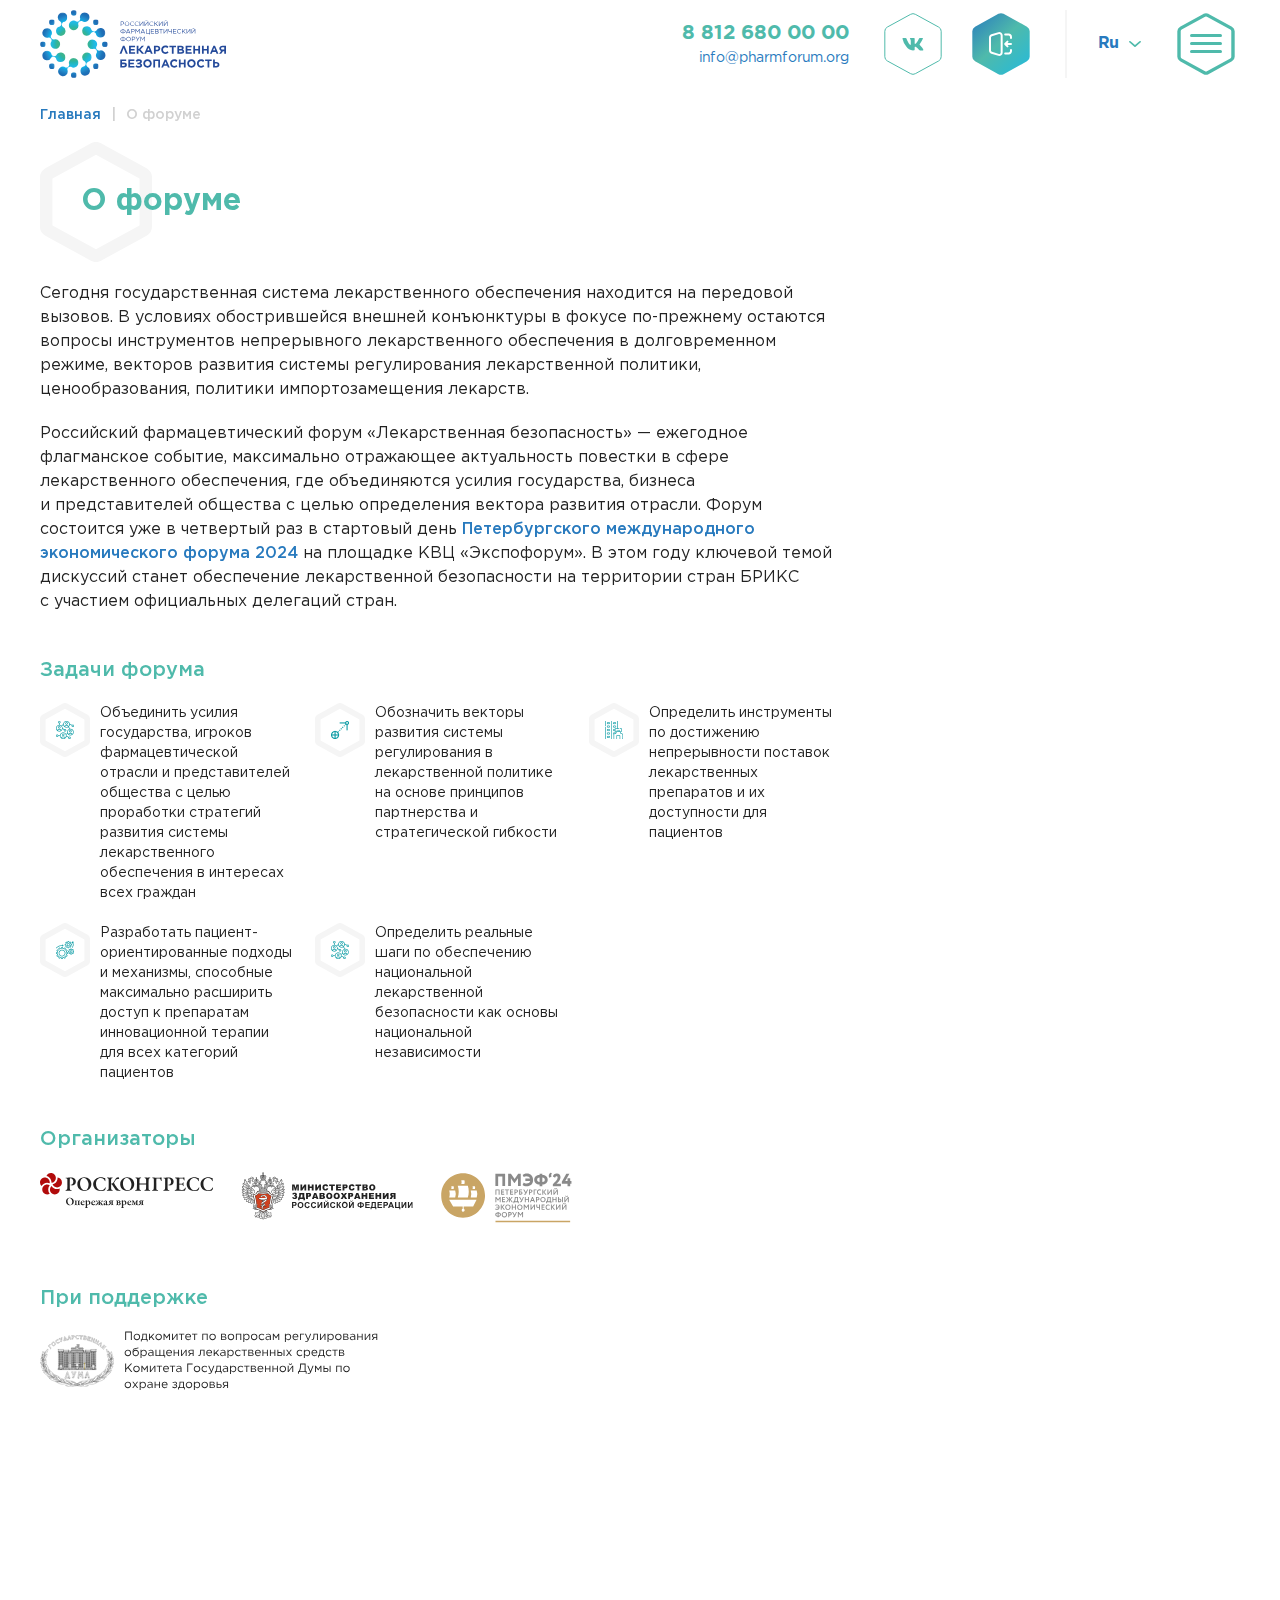
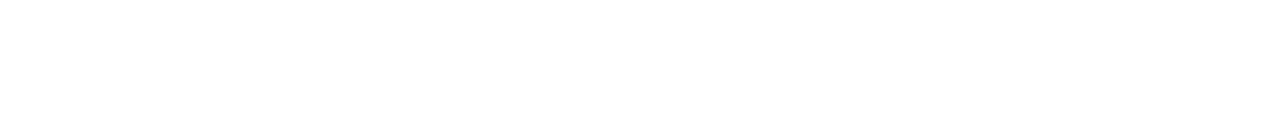
<file: about.html>
<!DOCTYPE html>
<html lang="ru">

<head>
	<meta charset="UTF-8">
	<meta http-equiv="X-UA-Compatible" content="IE=edge">
	<meta http-equiv="Permissions-Policy" content="interest-cohort=()">
	<meta name="viewport" content="width=device-width, initial-scale=1.0">
	<title>РОССИЙСКИЙ ФАРМАЦЕВТИЧЕСКИЙ ФОРУМ - О форуме</title>
	<meta property="og:title" content="РОССИЙСКИЙ ФАРМАЦЕВТИЧЕСКИЙ ФОРУМ - О форуме">
	<meta property="og:description" content="Описание">
	<meta property="og:url" content="/">
	<meta property="og:site_name" content="РОССИЙСКИЙ ФАРМАЦЕВТИЧЕСКИЙ ФОРУМ - О форуме">
	<!-- favicon -->
	<link rel="apple-touch-icon" sizes="180x180" href="img/favicon/apple-touch-icon.png">
	<link rel="icon" type="image/png" sizes="32x32" href="img/favicon/favicon-32x32.png">
	<link rel="icon" type="image/png" sizes="16x16" href="img/favicon/favicon-16x16.png">
	<link rel="manifest" href="img/favicon/site.webmanifest">
	<link rel="mask-icon" href="img/favicon//safari-pinned-tab.svg" color="#5bbad5">
	<meta name="msapplication-TileColor" content="#ffffff">
	<meta name="theme-color" content="#ffffff">
	<!-- styles -->
	<link rel="stylesheet" href="css/vendor.min.css">
	<link rel="stylesheet" href="css/app.min.css">
</head>

<body>
	<!-- wrapper -->
	<div class="wrapper">
		<!-- header -->
		<header class="header " id="header" data-aos="fade-in">
			<div class="container">
				<div class="header__wrapper">
					<a href="index.html" class="header__logotype">
						<img src="img/logotype.svg" width="186" height="68" alt="РОССИЙСКИЙ ФАРМАЦЕВТИЧЕСКИЙ ФОРУМ">
					</a>
					<nav class="nav header__nav">
						<ul class="nav__list">
							<li class="nav__item">
								<a href="#" class="nav__link">О форуме</a>
							</li>
							<li class="nav__item">
								<a href="#" class="nav__link">Программа</a>
							</li>
							<li class="nav__item">
								<a href="#" class="nav__link">Партнеры</a>
							</li>
							<li class="nav__item">
								<a href="#" class="nav__link">Участникам</a>
							</li>
							<li class="nav__item">
								<a href="#" class="nav__link">Новости</a>
							</li>
						</ul>
					</nav>
					<div class="header-contacts header__contacts">
						<a href="tel:88126800000" class="header-contacts__link">8 812 680 00 00</a>
						<a href="mailto:info@pharmforum.org" class="header-contacts__email">info@pharmforum.org</a>
					</div>
					<div class="header-controls header__controls">
						<div class="header-controls__wrapper">
							<div class="header-controls__list">
								<div class="header-controls__item">
									<a href="#" class="header-controls__btn">
										<svg>
											<use xlink:href="img/sprite.svg#icon-hexagon-vk"></use>
										</svg>
									</a>
								</div>
								<div class="header-controls__item">
									<a href="#" class="header-controls__btn">
										<img src="img/icon-hexagon-cabinet.svg" alt="Icon">
									</a>
								</div>
							</div>
							<div class="header-controls__select">
								<div class="c-language">
									<button class="c-language__trigger">
										<span>Ru</span>
										<svg>
											<use xlink:href="img/sprite.svg#icon-caret"></use>
										</svg>
									</button>
									<div class="c-language__dropdown">
										<ul class="c-language__list">
											<li class="c-language__item">
												<a href="#" class="c-language__link">Eng</a>
											</li>
										</ul>
									</div>
								</div>
							</div>
						</div>
					</div>
					<button class="hamburger" id="hamburger-toggle" aria-label="Меню">
						<svg class="hamburger__icon">
							<use xlink:href="img/sprite.svg#icon-hexagon"></use>
						</svg>
						<div class="hamburger__group">
							<span class="hamburger__inner"></span>
							<span class="hamburger__inner"></span>
							<span class="hamburger__inner"></span>
						</div>
					</button>
				</div>
			</div>
		</header>
		<!-- end of header -->
		<!-- content -->
		<div class="wrapper__content">
			<!-- content inner -->
			<section class="content-inner" id="content-inner">
				<div class="container">
					<!-- breadcrumbs -->
					<div class="breadcrumb" aria-label="Breadcrumb" data-aos="fade-up">
						<ol class="breadcrumb__list">
							<li class="breadcrumb__item">
								<a href="index.html" class="breadcrumb__link">Главная</a>
							</li>
							<li class="breadcrumb__item">
								<a href="about.html" class="breadcrumb__link">О форуме</a>
							</li>
						</ol>
					</div>
					<!-- end of breadcrumbs -->
					<div class="content-inner__wrap" data-aos="fade-up">
						<div class="content-inner__left">
							<div class="section-top">
								<h2 class="section-top__title">О форуме</h2>
							</div>
							<div class="content-inner__content content">
								<p>Сегодня государственная система лекарственного обеспечения находится на передовой вызовов. В условиях обострившейся внешней конъюнктуры в фокусе по-прежнему остаются вопросы инструментов непрерывного лекарственного обеспечения в долговременном режиме, векторов развития системы регулирования лекарственной политики, ценообразования, политики импортозамещения лекарств.</p>
								<p>Российский фармацевтический форум «Лекарственная безопасность» — ежегодное флагманское событие, максимально отражающее актуальность повестки в сфере лекарственного обеспечения, где объединяются усилия государства, бизнеса и представителей общества с целью определения вектора развития отрасли. Форум состоится уже в четвертый раз в стартовый день <a href="#">Петербургского международного экономического форума 2024</a> на площадке КВЦ «Экспофорум». В этом году ключевой темой дискуссий станет обеспечение лекарственной безопасности на территории стран БРИКС с участием официальных делегаций стран.</p>
								<br>
								<h2>Задачи форума</h2>
								<div class="content-advantages">
									<div class="content-advantages__wrapper">
										<div class="content-advantages__item">
											<picture class="content-advantages__icon">
												<img src="img/content-advantages-01.png" alt="Icon">
											</picture>
											<div class="content-advantages__body">
												<p class="content-advantages__description">Объединить усилия государства, игроков фармацевтической отрасли и представителей общества с целью проработки стратегий развития системы лекарственного обеспечения в интересах всех граждан</p>
											</div>
										</div>
										<div class="content-advantages__item">
											<picture class="content-advantages__icon">
												<img src="img/content-advantages-02.png" alt="Icon">
											</picture>
											<div class="content-advantages__body">
												<p class="content-advantages__description">Обозначить векторы развития системы регулирования в лекарственной политике на основе принципов партнерства и стратегической гибкости</p>
											</div>
										</div>
										<div class="content-advantages__item">
											<picture class="content-advantages__icon">
												<img src="img/content-advantages-03.png" alt="Icon">
											</picture>
											<div class="content-advantages__body">
												<p class="content-advantages__description">Определить инструменты по достижению непрерывности поставок лекарственных препаратов и их доступности для пациентов</p>
											</div>
										</div>
										<div class="content-advantages__item">
											<picture class="content-advantages__icon">
												<img src="img/content-advantages-04.png" alt="Icon">
											</picture>
											<div class="content-advantages__body">
												<p class="content-advantages__description">Разработать пациент-ориентированные подходы и механизмы, способные максимально расширить доступ к препаратам инновационной терапии для всех категорий пациентов</p>
											</div>
										</div>
										<div class="content-advantages__item">
											<picture class="content-advantages__icon">
												<img src="img/content-advantages-01.png" alt="Icon">
											</picture>
											<div class="content-advantages__body">
												<p class="content-advantages__description">Определить реальные шаги по обеспечению национальной лекарственной безопасности как основы национальной независимости</p>
											</div>
										</div>
									</div>
								</div>
								<br>
								<h2>Организаторы</h2>
								<div class="content-partners">
									<div class="content-partners__wrapper">
										<picture class="content-partners__item">
											<img src="img/sub-partners-01.svg" alt="Icon">
										</picture>
										<picture class="content-partners__item">
											<img src="img/sub-partners-02.svg" alt="Icon">
										</picture>
										<picture class="content-partners__item">
											<img src="img/sub-partners-03.svg" alt="Icon">
										</picture>
									</div>
								</div>
								<br>
								<h2>При поддержке</h2>
								<div class="content-partners">
									<div class="content-partners__wrapper">
										<picture class="content-partners__item">
											<img src="img/sub-partners-04.svg" alt="Icon">
										</picture>
									</div>
								</div>
							</div>
						</div>
						<div class="content-inner__right"></div>
					</div>
				</div>
			</section>
			<!-- end of content inner -->
		</div>
		<!-- end of content -->
		<!-- footer -->
		<footer class="footer" id="footer" data-aos="fade-in">
			<div class="container">
				<a href="index.html" class="footer__logotype">
					<img src="img/logotype-white.svg" width="244" height="90" alt="РОССИЙСКИЙ ФАРМАЦЕВТИЧЕСКИЙ ФОРУМ">
				</a>
				<div class="footer__bottom">
					<ul class="footer__list">
						<li class="footer__list-item">
							<a href="#" class="footer__link">Политика конфиденциальности</a>
						</li>
					</ul>
					<p class="footer__copyright">© 2024,Российский фармацевтический форум «Лекарственная безопасность». Все права защищены.</p>
				</div>
			</div>
		</footer>
		<!-- end of footer -->
	</div>
	<!-- end of wrapper -->
	<!-- menu -->
	<div class="menu" id="menu">
		<div class="menu__wrap">
			<div class="menu__main">
				<div class="menu__column">
					<ul class="menu__list">
						<li class="menu__list-item menu__list-item--grey">
							<a href="#" class="menu__link">Форум</a>
						</li>
						<li class="menu__list-item">
							<a href="#" class="menu__link">О форуме</a>
						</li>
						<li class="menu__list-item">
							<a href="#" class="menu__link">Программа</a>
						</li>
						<li class="menu__list-item">
							<a href="#" class="menu__link">Новости</a>
						</li>
					</ul>
				</div>
				<div class="menu__column">
					<ul class="menu__list">
						<li class="menu__list-item">
							<div class="menu__list-elem">
								<a href="#" class="menu__link menu__link--trigger">
									<span>Партнеры</span>
									<svg>
										<use xlink:href="img/sprite.svg#icon-caret"></use>
									</svg>
								</a>
								<ul class="menu__sublist">
									<li class="menu__sublist-item">
										<a href="#" class="menu__sublink">Партнеры</a>
									</li>
									<li class="menu__sublist-item">
										<a href="#" class="menu__sublink">Партнёры форума</a>
									</li>
									<li class="menu__sublist-item">
										<a href="#" class="menu__sublink">Информационные партнеры</a>
									</li>
								</ul>
							</div>
						</li>
					</ul>
				</div>
				<div class="menu__column">
					<ul class="menu__list">
						<li class="menu__list-item">
							<div class="menu__list-elem">
								<a href="#" class="menu__link menu__link--trigger">
									<span>Участникам</span>
									<svg>
										<use xlink:href="img/sprite.svg#icon-caret"></use>
									</svg>
								</a>
								<ul class="menu__sublist">
									<li class="menu__sublist-item">
										<a href="#" class="menu__sublink">Стать участником</a>
									</li>
									<li class="menu__sublist-item">
										<a href="#" class="menu__sublink">Оплата участия</a>
									</li>
									<li class="menu__sublist-item">
										<a href="#" class="menu__sublink">Личный кабинет</a>
									</li>
								</ul>
							</div>
						</li>
					</ul>
				</div>
			</div>
			<div class="menu__bottom">
				<a href="#" class="menu__btn btn">Программа</a>
				<address class="menu__location">
					<svg class="menu__location-icon">
						<use xlink:href="img/sprite.svg#icon-location"></use>
					</svg>
					<span class="menu__location-group">
						<span class="menu__location-date">5 июня 2024</span>
						<span class="menu__location-place">Санкт-Петербург, <br>КВЦ «Экспофорум»</span>
					</span>
				</address>
			</div>
		</div>
	</div>
	<!-- end of menu -->
	<!-- scripts -->
	<script src="js/vendor.min.js"></script>
	<script src="js/app.min.js"></script>
</body>

</html>
</file>
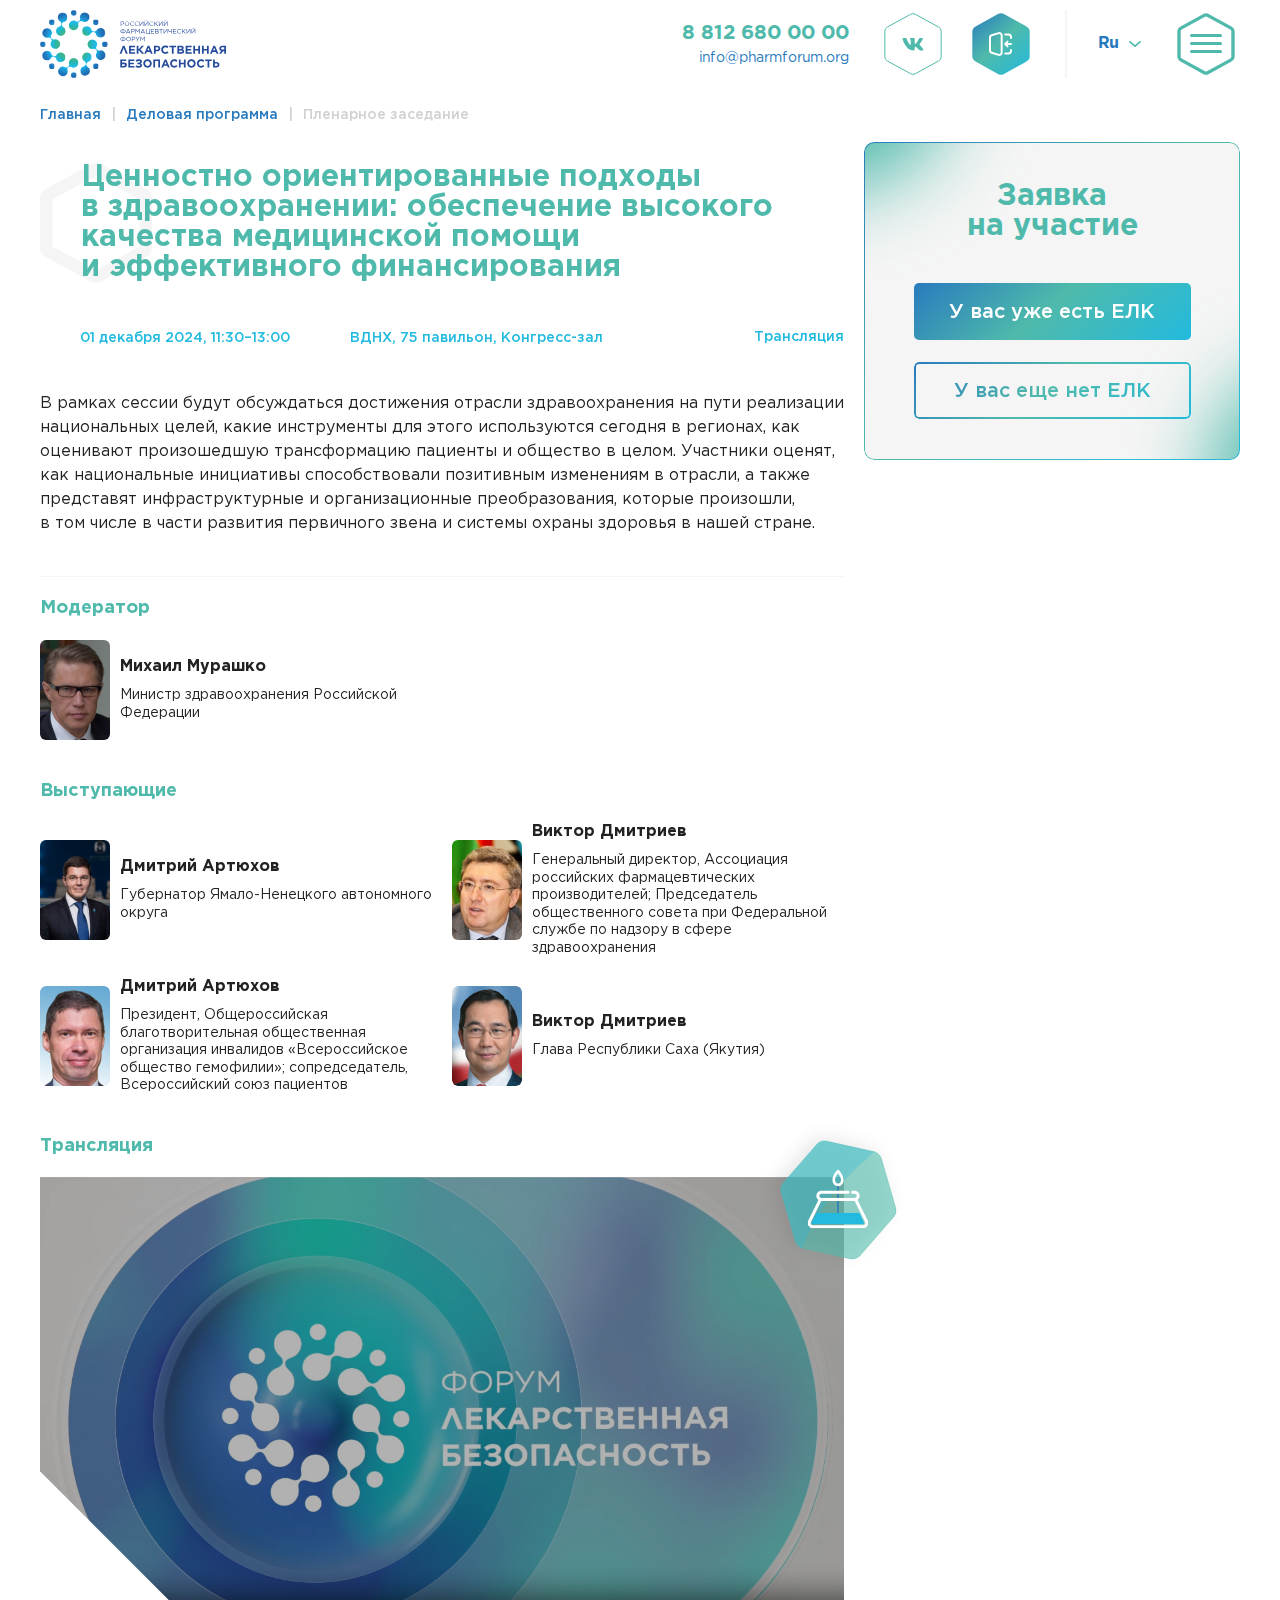
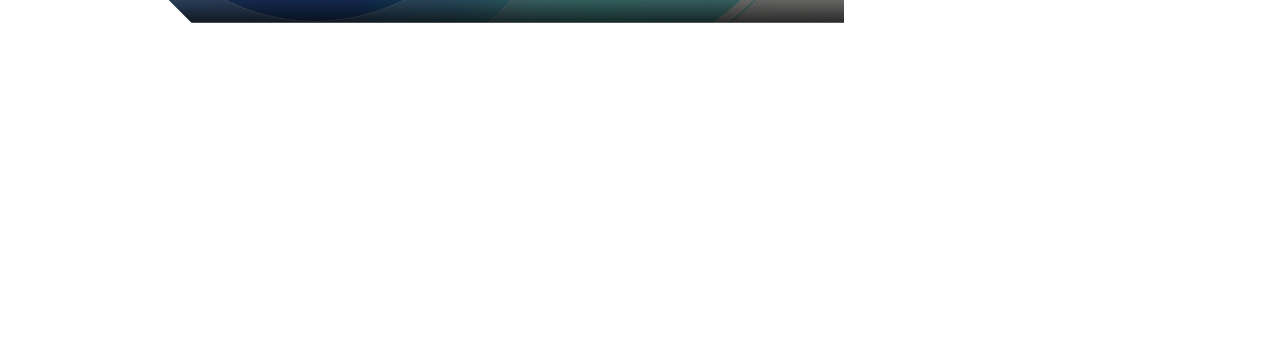
<file: event.html>
<!DOCTYPE html>
<html lang="ru">

<head>
	<meta charset="UTF-8">
	<meta http-equiv="X-UA-Compatible" content="IE=edge">
	<meta http-equiv="Permissions-Policy" content="interest-cohort=()">
	<meta name="viewport" content="width=device-width, initial-scale=1.0">
	<title>РОССИЙСКИЙ ФАРМАЦЕВТИЧЕСКИЙ ФОРУМ - Пленарное заседание</title>
	<meta property="og:title" content="РОССИЙСКИЙ ФАРМАЦЕВТИЧЕСКИЙ ФОРУМ - Пленарное заседание">
	<meta property="og:description" content="Описание">
	<meta property="og:url" content="/">
	<meta property="og:site_name" content="РОССИЙСКИЙ ФАРМАЦЕВТИЧЕСКИЙ ФОРУМ - Пленарное заседание">
	<!-- favicon -->
	<link rel="apple-touch-icon" sizes="180x180" href="img/favicon/apple-touch-icon.png">
	<link rel="icon" type="image/png" sizes="32x32" href="img/favicon/favicon-32x32.png">
	<link rel="icon" type="image/png" sizes="16x16" href="img/favicon/favicon-16x16.png">
	<link rel="manifest" href="img/favicon/site.webmanifest">
	<link rel="mask-icon" href="img/favicon//safari-pinned-tab.svg" color="#5bbad5">
	<meta name="msapplication-TileColor" content="#ffffff">
	<meta name="theme-color" content="#ffffff">
	<!-- styles -->
	<link rel="stylesheet" href="css/vendor.min.css">
	<link rel="stylesheet" href="css/app.min.css">
</head>

<body>
	<!-- wrapper -->
	<div class="wrapper">
		<!-- header -->
		<header class="header " id="header" data-aos="fade-in">
			<div class="container">
				<div class="header__wrapper">
					<a href="index.html" class="header__logotype">
						<img src="img/logotype.svg" width="186" height="68" alt="РОССИЙСКИЙ ФАРМАЦЕВТИЧЕСКИЙ ФОРУМ">
					</a>
					<nav class="nav header__nav">
						<ul class="nav__list">
							<li class="nav__item">
								<a href="#" class="nav__link">О форуме</a>
							</li>
							<li class="nav__item">
								<a href="#" class="nav__link">Программа</a>
							</li>
							<li class="nav__item">
								<a href="#" class="nav__link">Партнеры</a>
							</li>
							<li class="nav__item">
								<a href="#" class="nav__link">Участникам</a>
							</li>
							<li class="nav__item">
								<a href="#" class="nav__link">Новости</a>
							</li>
						</ul>
					</nav>
					<div class="header-contacts header__contacts">
						<a href="tel:88126800000" class="header-contacts__link">8 812 680 00 00</a>
						<a href="mailto:info@pharmforum.org" class="header-contacts__email">info@pharmforum.org</a>
					</div>
					<div class="header-controls header__controls">
						<div class="header-controls__wrapper">
							<div class="header-controls__list">
								<div class="header-controls__item">
									<a href="#" class="header-controls__btn">
										<svg>
											<use xlink:href="img/sprite.svg#icon-hexagon-vk"></use>
										</svg>
									</a>
								</div>
								<div class="header-controls__item">
									<a href="#" class="header-controls__btn">
										<img src="img/icon-hexagon-cabinet.svg" alt="Icon">
									</a>
								</div>
							</div>
							<div class="header-controls__select">
								<div class="c-language">
									<button class="c-language__trigger">
										<span>Ru</span>
										<svg>
											<use xlink:href="img/sprite.svg#icon-caret"></use>
										</svg>
									</button>
									<div class="c-language__dropdown">
										<ul class="c-language__list">
											<li class="c-language__item">
												<a href="#" class="c-language__link">Eng</a>
											</li>
										</ul>
									</div>
								</div>
							</div>
						</div>
					</div>
					<button class="hamburger" id="hamburger-toggle" aria-label="Меню">
						<svg class="hamburger__icon">
							<use xlink:href="img/sprite.svg#icon-hexagon"></use>
						</svg>
						<div class="hamburger__group">
							<span class="hamburger__inner"></span>
							<span class="hamburger__inner"></span>
							<span class="hamburger__inner"></span>
						</div>
					</button>
				</div>
			</div>
		</header>
		<!-- end of header -->
		<!-- content -->
		<div class="wrapper__content">
			<!-- event -->
			<section class="event" id="event">
				<div class="container">
					<!-- breadcrumbs -->
					<div class="breadcrumb" aria-label="Breadcrumb" data-aos="fade-up">
						<ol class="breadcrumb__list">
							<li class="breadcrumb__item">
								<a href="index.html" class="breadcrumb__link">Главная</a>
							</li>
							<li class="breadcrumb__item">
								<a href="programs.html" class="breadcrumb__link">Деловая программа</a>
							</li>
							<li class="breadcrumb__item">
								<a href="event.html" class="breadcrumb__link">Пленарное заседание</a>
							</li>
						</ol>
					</div>
					<!-- end of breadcrumbs -->
					<div class="event__wrap">
						<div class="event__left" data-aos="fade-up">
							<div class="section-top event__section-top">
								<h2 class="section-top__title">Ценностно ориентированные подходы в здравоохранении: обеспечение высокого качества медицинской помощи и эффективного финансирования</h2>
							</div>
							<div class="event__top">
								<div class="event__details">
									<span class="event__details-item">
										<svg>
											<use xlink:href="img/sprite.svg#icon-hexagon-time"></use>
										</svg>
										<span>01 декабря 2024, 11:30–13:00</span>
									</span>
									<span class="event__details-item">
										<svg>
											<use xlink:href="img/sprite.svg#icon-hexagon-location"></use>
										</svg>
										<span>ВДНХ, 75 павильон, Конгресс-зал</span>
									</span>
								</div>
								<div class="event__media">
									<svg>
										<use xlink:href="img/sprite.svg#icon-hexagon-broadcasts"></use>
									</svg>
									<span>Трансляция</span>
								</div>
							</div>
							<div class="event__content content">
								<p>В рамках сессии будут обсуждаться достижения отрасли здравоохранения на пути реализации национальных целей, какие инструменты для этого используются сегодня в регионах, как оценивают произошедшую трансформацию пациенты и общество в целом. Участники оценят, как национальные инициативы способствовали позитивным изменениям в отрасли, а также представят инфраструктурные и организационные преобразования, которые произошли, в том числе в части развития первичного звена и системы охраны здоровья в нашей стране.</p>
							</div>
							<div class="event-speakers event__speakers">
								<div class="event-speakers__wrap">
									<h3 class="event-speakers__title">Модератор</h3>
									<div class="event-speakers__wrapper">
										<a href="#" class="event-speakers__item modal-btn" data-id="modal-speaker">
											<picture class="event-speakers__img">
												<img src="img/speakers-01.jpg" alt="Image">
											</picture>
											<div class="event-speakers__body">
												<span class="event-speakers__name">Михаил Мурашко</span>
												<span class="event-speakers__position">Министр здравоохранения Российской Федерации</span>
											</div>
										</a>
									</div>
								</div>
								<div class="event-speakers__wrap">
									<h3 class="event-speakers__title">Выступающие</h3>
									<div class="event-speakers__wrapper">
										<a href="#" class="event-speakers__item modal-btn" data-id="modal-speaker">
											<picture class="event-speakers__img">
												<img src="img/speakers-02.jpg" alt="Image">
											</picture>
											<div class="event-speakers__body">
												<span class="event-speakers__name">Дмитрий Артюхов</span>
												<span class="event-speakers__position">Губернатор Ямало-Ненецкого автономного округа</span>
											</div>
										</a>
										<a href="#" class="event-speakers__item modal-btn" data-id="modal-speaker">
											<picture class="event-speakers__img">
												<img src="img/speakers-03.jpg" alt="Image">
											</picture>
											<div class="event-speakers__body">
												<span class="event-speakers__name">Виктор Дмитриев</span>
												<span class="event-speakers__position">Генеральный директор, Ассоциация российских фармацевтических производителей; Председатель общественного совета при Федеральной службе по надзору в сфере здравоохранения</span>
											</div>
										</a>
										<a href="#" class="event-speakers__item modal-btn" data-id="modal-speaker">
											<picture class="event-speakers__img">
												<img src="img/speakers-04.jpg" alt="Image">
											</picture>
											<div class="event-speakers__body">
												<span class="event-speakers__name">Дмитрий Артюхов</span>
												<span class="event-speakers__position">Президент, Общероссийская благотворительная общественная организация инвалидов «Всероссийское общество гемофилии»; сопредседатель, Всероссийский союз пациентов</span>
											</div>
										</a>
										<a href="#" class="event-speakers__item modal-btn" data-id="modal-speaker">
											<picture class="event-speakers__img">
												<img src="img/speakers-05.jpg" alt="Image">
											</picture>
											<div class="event-speakers__body">
												<span class="event-speakers__name">Виктор Дмитриев</span>
												<span class="event-speakers__position">Глава Республики Саха (Якутия)</span>
											</div>
										</a>
									</div>
								</div>
							</div>
							<div class="event-broadcasts event__broadcasts">
								<h3 class="event-broadcasts__title">Трансляция</h3>
								<div class="event-broadcasts__media">
									<picture class="event-broadcasts__media-img">
										<img src="img/forum-results.jpg" alt="Image">
										<svg>
											<use xlink:href="img/sprite.svg#icon-play"></use>
										</svg>
									</picture>
									<div class="event-broadcasts__media-iframe">
										<iframe data-src="https://www.youtube.com/embed/gijKKRvvCTM?si=baMNTC5s_rytfY-N" width="100%" height="100%" allow="autoplay; encrypted-media; picture-in-picture;" frameborder="0" allowfullscreen></iframe>
									</div>
									<div class="event-broadcasts__loader">
										<div class="loading-spinner">
											<svg class="loading-spinner__circle-svg" viewBox="25 25 50 50">
												<circle class="loading-spinner__circle-stroke" cx="50" cy="50" r="20" fill="none" stroke="#4FBAAB" stroke-width="5" stroke-miterlimit="10" />
											</svg>
										</div>
									</div>
								</div>
							</div>
						</div>
						<div class="event__right" data-aos="fade-up">
							<div class="request-participate event__request-participate" data-aos="fade-up">
								<div class="request-participate__wrap">
									<div class="request-participate__wrapper">
										<h3 class="request-participate__title">Заявка на участие</h3>
										<div class="request-participate__buttons">
											<a href="#" class="request-participate__btn btn">У вас уже есть ЕЛК</a>
											<a href="#" class="request-participate__btn btn btn--border">У вас еще нет ЕЛК</a>
										</div>
									</div>
								</div>
							</div>
						</div>
					</div>
				</div>
			</section>
			<!-- end of event -->
		</div>
		<!-- end of content -->
		<!-- footer -->
		<footer class="footer" id="footer" data-aos="fade-in">
			<div class="container">
				<a href="index.html" class="footer__logotype">
					<img src="img/logotype-white.svg" width="244" height="90" alt="РОССИЙСКИЙ ФАРМАЦЕВТИЧЕСКИЙ ФОРУМ">
				</a>
				<div class="footer__bottom">
					<ul class="footer__list">
						<li class="footer__list-item">
							<a href="#" class="footer__link">Политика конфиденциальности</a>
						</li>
					</ul>
					<p class="footer__copyright">© 2024,Российский фармацевтический форум «Лекарственная безопасность». Все права защищены.</p>
				</div>
			</div>
		</footer>
		<!-- end of footer -->
	</div>
	<!-- end of wrapper -->
	<!-- menu -->
	<div class="menu" id="menu">
		<div class="menu__wrap">
			<div class="menu__main">
				<div class="menu__column">
					<ul class="menu__list">
						<li class="menu__list-item menu__list-item--grey">
							<a href="#" class="menu__link">Форум</a>
						</li>
						<li class="menu__list-item">
							<a href="#" class="menu__link">О форуме</a>
						</li>
						<li class="menu__list-item">
							<a href="#" class="menu__link">Программа</a>
						</li>
						<li class="menu__list-item">
							<a href="#" class="menu__link">Новости</a>
						</li>
					</ul>
				</div>
				<div class="menu__column">
					<ul class="menu__list">
						<li class="menu__list-item">
							<div class="menu__list-elem">
								<a href="#" class="menu__link menu__link--trigger">
									<span>Партнеры</span>
									<svg>
										<use xlink:href="img/sprite.svg#icon-caret"></use>
									</svg>
								</a>
								<ul class="menu__sublist">
									<li class="menu__sublist-item">
										<a href="#" class="menu__sublink">Партнеры</a>
									</li>
									<li class="menu__sublist-item">
										<a href="#" class="menu__sublink">Партнёры форума</a>
									</li>
									<li class="menu__sublist-item">
										<a href="#" class="menu__sublink">Информационные партнеры</a>
									</li>
								</ul>
							</div>
						</li>
					</ul>
				</div>
				<div class="menu__column">
					<ul class="menu__list">
						<li class="menu__list-item">
							<div class="menu__list-elem">
								<a href="#" class="menu__link menu__link--trigger">
									<span>Участникам</span>
									<svg>
										<use xlink:href="img/sprite.svg#icon-caret"></use>
									</svg>
								</a>
								<ul class="menu__sublist">
									<li class="menu__sublist-item">
										<a href="#" class="menu__sublink">Стать участником</a>
									</li>
									<li class="menu__sublist-item">
										<a href="#" class="menu__sublink">Оплата участия</a>
									</li>
									<li class="menu__sublist-item">
										<a href="#" class="menu__sublink">Личный кабинет</a>
									</li>
								</ul>
							</div>
						</li>
					</ul>
				</div>
			</div>
			<div class="menu__bottom">
				<a href="#" class="menu__btn btn">Программа</a>
				<address class="menu__location">
					<svg class="menu__location-icon">
						<use xlink:href="img/sprite.svg#icon-location"></use>
					</svg>
					<span class="menu__location-group">
						<span class="menu__location-date">5 июня 2024</span>
						<span class="menu__location-place">Санкт-Петербург, <br>КВЦ «Экспофорум»</span>
					</span>
				</address>
			</div>
		</div>
	</div>
	<!-- end of menu -->
	<!-- modals -->
	<div class="modal" id="modal-speaker">
		<div class="modal__wrap">
			<div class="modal__wrapper">
				<div class="modal__content">
					<button class="modal__close-btn modal__close">
						<svg>
							<use xlink:href="img/sprite.svg#icon-close"></use>
						</svg>
					</button>
					<div class="speaker">
						<div class="speaker__wrapper">
							<div class="speaker__top">
								<picture class="speaker__img">
									<img src="img/speakers-01.jpg" alt="Image">
								</picture>
								<div class="speaker__block">
									<h3 class="speaker__title">Михаил Мурашко</h3>
									<span class="speaker__help">Министр здравоохранения Российской Федерации</span>
								</div>
							</div>
							<div class="speaker__body">
								<div class="speaker__content content">
									<p>Эксперт, имеющий многолетний опыт проведения социологических и маркетинговых исследований. Один из ведущих специалистов в области социально-политических исследований, информационной политики,коммуникационных технологий и интернет-исследований. Член 5 национальных и международных профессиональных, научных и экспертных обществ.</p>
									<p>Кирилл Родин окончил Московский государственный университет им. М.В. Ломоносова по направлению методология и методика социологических исследований в 2002 году.После окончания университета продолжительное время работал на выборных кампаниях в органы государственной власти.</p>
								</div>
							</div>
						</div>
					</div>
				</div>
			</div>
		</div>
	</div>
	<!-- end of modals -->
	<!-- scripts -->
	<script src="js/vendor.min.js"></script>
	<script src="js/app.min.js"></script>
</body>

</html>
</file>
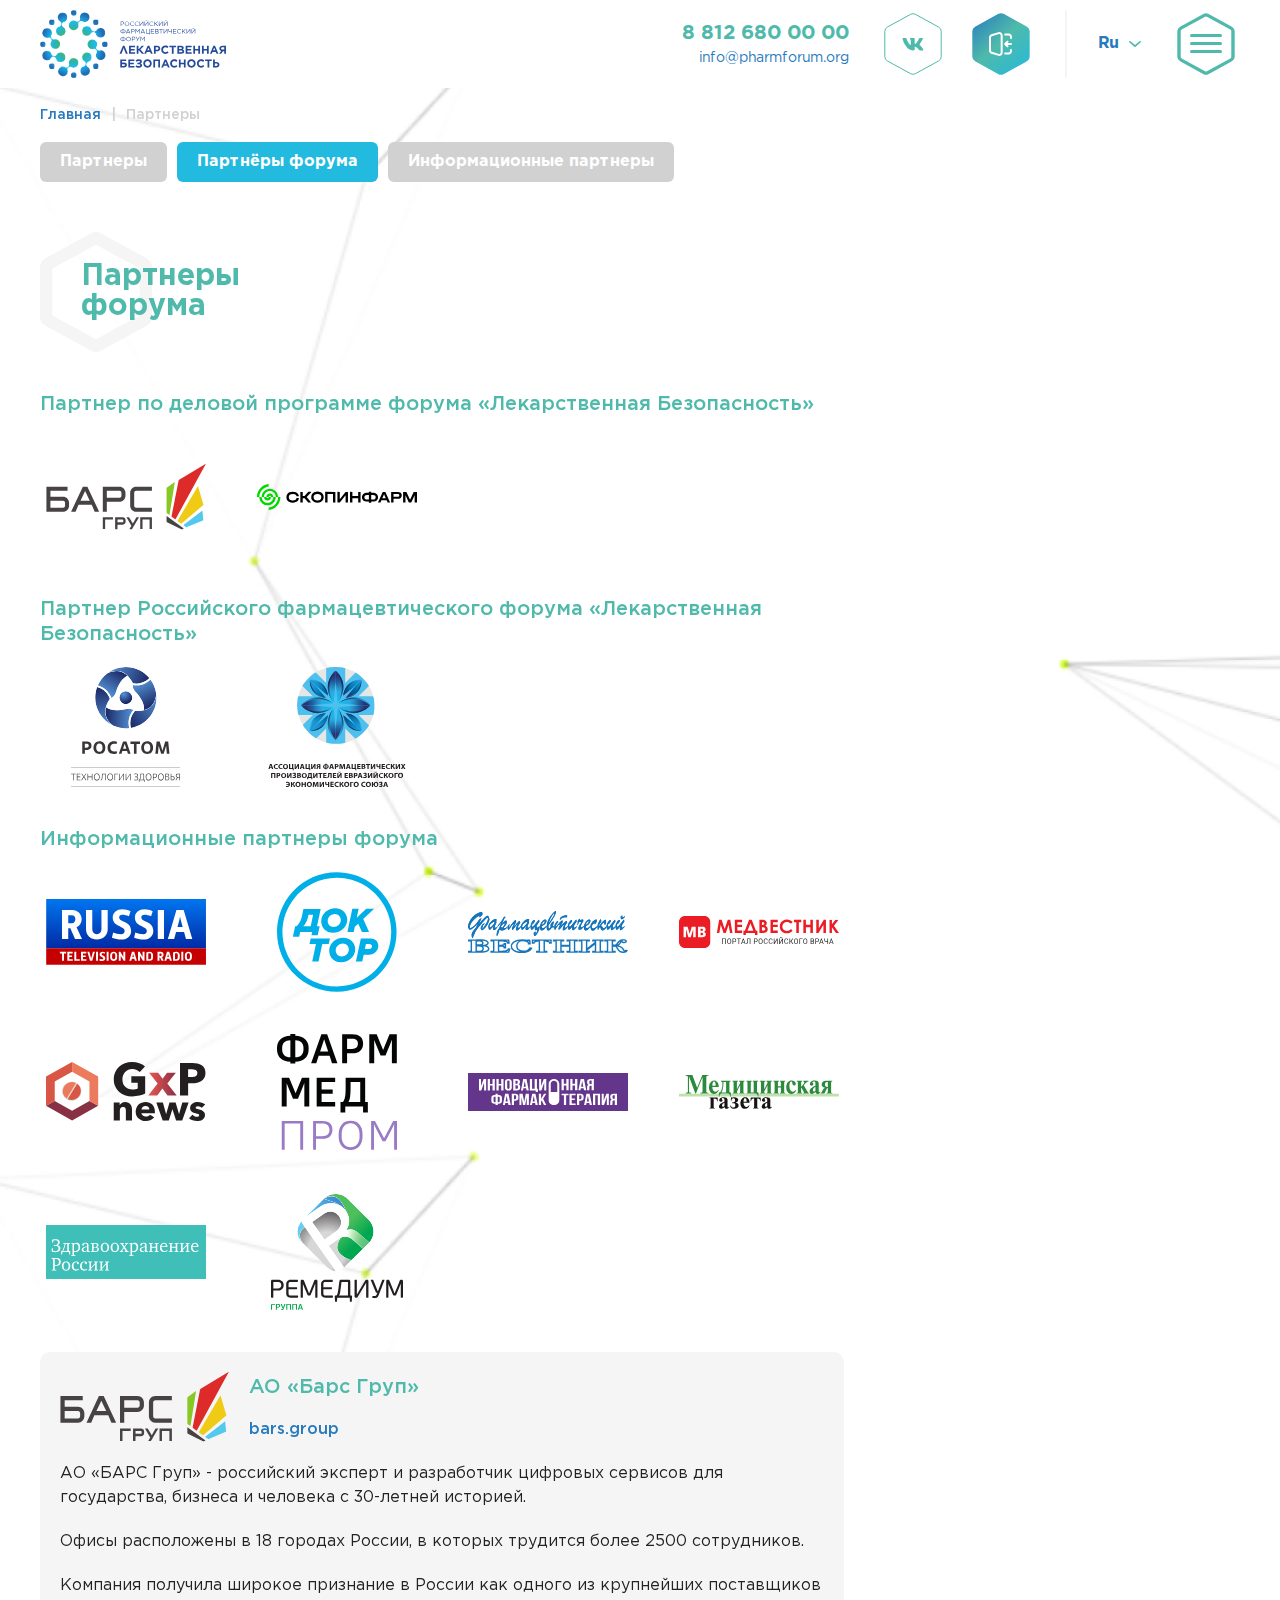
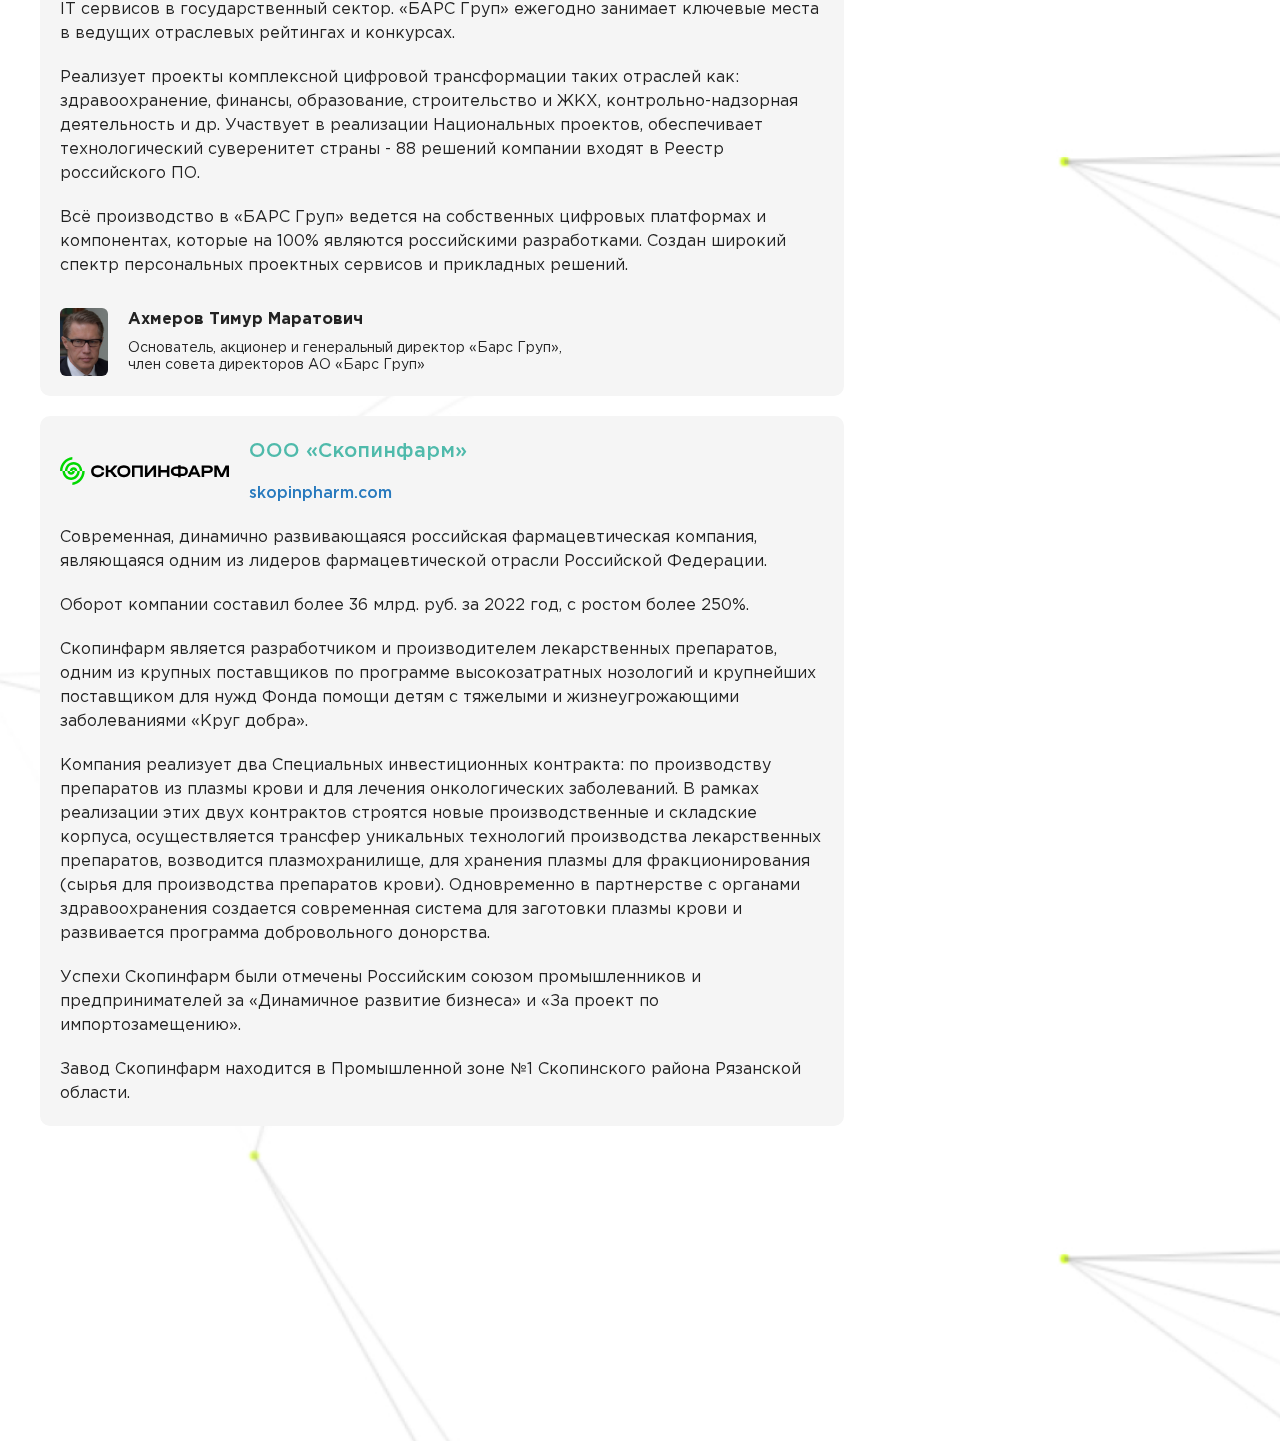
<file: forum-partners.html>
<!DOCTYPE html>
<html lang="ru">

<head>
	<meta charset="UTF-8">
	<meta http-equiv="X-UA-Compatible" content="IE=edge">
	<meta http-equiv="Permissions-Policy" content="interest-cohort=()">
	<meta name="viewport" content="width=device-width, initial-scale=1.0">
	<title>РОССИЙСКИЙ ФАРМАЦЕВТИЧЕСКИЙ ФОРУМ - Партнеры форума</title>
	<meta property="og:title" content="РОССИЙСКИЙ ФАРМАЦЕВТИЧЕСКИЙ ФОРУМ - Партнеры форума">
	<meta property="og:description" content="Описание">
	<meta property="og:url" content="/">
	<meta property="og:site_name" content="РОССИЙСКИЙ ФАРМАЦЕВТИЧЕСКИЙ ФОРУМ - Партнеры форума">
	<!-- favicon -->
	<link rel="apple-touch-icon" sizes="180x180" href="img/favicon/apple-touch-icon.png">
	<link rel="icon" type="image/png" sizes="32x32" href="img/favicon/favicon-32x32.png">
	<link rel="icon" type="image/png" sizes="16x16" href="img/favicon/favicon-16x16.png">
	<link rel="manifest" href="img/favicon/site.webmanifest">
	<link rel="mask-icon" href="img/favicon//safari-pinned-tab.svg" color="#5bbad5">
	<meta name="msapplication-TileColor" content="#ffffff">
	<meta name="theme-color" content="#ffffff">
	<!-- styles -->
	<link rel="stylesheet" href="css/vendor.min.css">
	<link rel="stylesheet" href="css/app.min.css">
</head>

<body>
	<!-- wrapper -->
	<div class="wrapper">
		<!-- header -->
		<header class="header " id="header" data-aos="fade-in">
			<div class="container">
				<div class="header__wrapper">
					<a href="index.html" class="header__logotype">
						<img src="img/logotype.svg" width="186" height="68" alt="РОССИЙСКИЙ ФАРМАЦЕВТИЧЕСКИЙ ФОРУМ">
					</a>
					<nav class="nav header__nav">
						<ul class="nav__list">
							<li class="nav__item">
								<a href="#" class="nav__link">О форуме</a>
							</li>
							<li class="nav__item">
								<a href="#" class="nav__link">Программа</a>
							</li>
							<li class="nav__item">
								<a href="#" class="nav__link">Партнеры</a>
							</li>
							<li class="nav__item">
								<a href="#" class="nav__link">Участникам</a>
							</li>
							<li class="nav__item">
								<a href="#" class="nav__link">Новости</a>
							</li>
						</ul>
					</nav>
					<div class="header-contacts header__contacts">
						<a href="tel:88126800000" class="header-contacts__link">8 812 680 00 00</a>
						<a href="mailto:info@pharmforum.org" class="header-contacts__email">info@pharmforum.org</a>
					</div>
					<div class="header-controls header__controls">
						<div class="header-controls__wrapper">
							<div class="header-controls__list">
								<div class="header-controls__item">
									<a href="#" class="header-controls__btn">
										<svg>
											<use xlink:href="img/sprite.svg#icon-hexagon-vk"></use>
										</svg>
									</a>
								</div>
								<div class="header-controls__item">
									<a href="#" class="header-controls__btn">
										<img src="img/icon-hexagon-cabinet.svg" alt="Icon">
									</a>
								</div>
							</div>
							<div class="header-controls__select">
								<div class="c-language">
									<button class="c-language__trigger">
										<span>Ru</span>
										<svg>
											<use xlink:href="img/sprite.svg#icon-caret"></use>
										</svg>
									</button>
									<div class="c-language__dropdown">
										<ul class="c-language__list">
											<li class="c-language__item">
												<a href="#" class="c-language__link">Eng</a>
											</li>
										</ul>
									</div>
								</div>
							</div>
						</div>
					</div>
					<button class="hamburger" id="hamburger-toggle" aria-label="Меню">
						<svg class="hamburger__icon">
							<use xlink:href="img/sprite.svg#icon-hexagon"></use>
						</svg>
						<div class="hamburger__group">
							<span class="hamburger__inner"></span>
							<span class="hamburger__inner"></span>
							<span class="hamburger__inner"></span>
						</div>
					</button>
				</div>
			</div>
		</header>
		<!-- end of header -->
		<!-- content -->
		<div class="wrapper__content">
			<!-- content inner -->
			<section class="content-inner" id="content-inner">
				<div class="container">
					<!-- breadcrumbs -->
					<div class="breadcrumb" aria-label="Breadcrumb" data-aos="fade-up">
						<ol class="breadcrumb__list">
							<li class="breadcrumb__item">
								<a href="index.html" class="breadcrumb__link">Главная</a>
							</li>
							<li class="breadcrumb__item">
								<a href="partners.html" class="breadcrumb__link">Партнеры</a>
							</li>
						</ol>
					</div>
					<!-- end of breadcrumbs -->
					<div class="content-inner__wrap" data-aos="fade-up">
						<div class="content-inner__left">
							<div class="tabs content-inner__tabs">
								<div class="tabs__scroll" data-simplebar>
									<ul class="tabs__list">
										<li class="tabs__item">
											<a href="#" class="tabs__tab">Партнеры</a>
										</li>
										<li class="tabs__item is--active">
											<a href="#" class="tabs__tab">Партнёры форума</a>
										</li>
										<li class="tabs__item">
											<a href="#" class="tabs__tab">Информационные партнеры</a>
										</li>
									</ul>
								</div>
							</div>
							<div class="section-top">
								<h2 class="section-top__title">Партнеры <br>форума</h2>
							</div>
							<div class="forum-partners-logotypes content-inner__forum-partners-logotypes">
								<div class="forum-partners-logotypes__wrap">
									<h3 class="forum-partners-logotypes__title">Партнер по деловой программе форума «Лекарственная Безопасность»</h3>
									<div class="forum-partners-logotypes__wrapper">
										<div class="forum-partners-logotypes__item">
											<picture class="forum-partners-logotypes__img">
												<img src="img/forum-partners-01.svg" alt="Image">
											</picture>
										</div>
										<div class="forum-partners-logotypes__item">
											<picture class="forum-partners-logotypes__img">
												<img src="img/forum-partners-02.svg" alt="Image">
											</picture>
										</div>
									</div>
								</div>
								<div class="forum-partners-logotypes__wrap">
									<h3 class="forum-partners-logotypes__title">Партнер Российского фармацевтического форума «Лекарственная Безопасность»</h3>
									<div class="forum-partners-logotypes__wrapper">
										<div class="forum-partners-logotypes__item">
											<picture class="forum-partners-logotypes__img">
												<img src="img/forum-partners-logotypes-01.svg" alt="Image">
											</picture>
										</div>
										<div class="forum-partners-logotypes__item">
											<picture class="forum-partners-logotypes__img">
												<img src="img/forum-partners-logotypes-02.svg" alt="Image">
											</picture>
										</div>
									</div>
								</div>
								<div class="forum-partners-logotypes__wrap">
									<h3 class="forum-partners-logotypes__title">Информационные партнеры форума</h3>
									<div class="forum-partners-logotypes__wrapper">
										<div class="forum-partners-logotypes__item">
											<picture class="forum-partners-logotypes__img">
												<img src="img/forum-partners-logotypes-03.svg" alt="Image">
											</picture>
										</div>
										<div class="forum-partners-logotypes__item">
											<picture class="forum-partners-logotypes__img">
												<img src="img/forum-partners-logotypes-04.svg" alt="Image">
											</picture>
										</div>
										<div class="forum-partners-logotypes__item">
											<picture class="forum-partners-logotypes__img">
												<img src="img/forum-partners-logotypes-05.svg" alt="Image">
											</picture>
										</div>
										<div class="forum-partners-logotypes__item">
											<picture class="forum-partners-logotypes__img">
												<img src="img/forum-partners-logotypes-06.svg" alt="Image">
											</picture>
										</div>
										<div class="forum-partners-logotypes__item">
											<picture class="forum-partners-logotypes__img">
												<img src="img/forum-partners-logotypes-07.svg" alt="Image">
											</picture>
										</div>
										<div class="forum-partners-logotypes__item">
											<picture class="forum-partners-logotypes__img">
												<img src="img/forum-partners-logotypes-08.svg" alt="Image">
											</picture>
										</div>
										<div class="forum-partners-logotypes__item">
											<picture class="forum-partners-logotypes__img">
												<img src="img/forum-partners-logotypes-09.svg" alt="Image">
											</picture>
										</div>
										<div class="forum-partners-logotypes__item">
											<picture class="forum-partners-logotypes__img">
												<img src="img/forum-partners-logotypes-10.svg" alt="Image">
											</picture>
										</div>
										<div class="forum-partners-logotypes__item">
											<picture class="forum-partners-logotypes__img">
												<img src="img/forum-partners-logotypes-11.svg" alt="Image">
											</picture>
										</div>
										<div class="forum-partners-logotypes__item">
											<picture class="forum-partners-logotypes__img">
												<img src="img/forum-partners-logotypes-12.svg" alt="Image">
											</picture>
										</div>
									</div>
								</div>
							</div>
							<div class="forum-partners content-inner__forum-partners">
								<div class="forum-partners__wrap">
									<div class="forum-partners__top">
										<picture class="forum-partners__img">
											<img src="img/forum-partners-01.svg" alt="Image">
										</picture>
										<div class="forum-partners__group">
											<h3 class="forum-partners__title">AO «Барс Груп»</h3>
											<a href="bars.group" class="forum-partners__link" target="_blank">bars.group</a>
										</div>
									</div>
									<div class="forum-partners__content content">
										<p>АО «БАРС Груп» - российский эксперт и разработчик цифровых сервисов для государства, бизнеса и человека с 30-летней историей.</p>
										<p>Офисы расположены в 18 городах России, в которых трудится более 2500 сотрудников.</p>
										<p>Компания получила широкое признание в России как одного из крупнейших поставщиков IT сервисов в государственный сектор. «БАРС Груп» ежегодно занимает ключевые места в ведущих отраслевых рейтингах и конкурсах.</p>
										<p>Реализует проекты комплексной цифровой трансформации таких отраслей как: здравоохранение, финансы, образование, строительство и ЖКХ, контрольно-надзорная деятельность и др. Участвует в реализации Национальных проектов, обеспечивает технологический суверенитет страны - 88 решений компании входят в Реестр российского ПО.</p>
										<p>Всё производство в «БАРС Груп» ведется на собственных цифровых платформах и компонентах, которые на 100% являются российскими разработками. Создан широкий спектр персональных проектных сервисов и прикладных решений.</p>
									</div>
									<a href="#" class="forum-partners__author modal-btn" data-id="modal-speaker">
										<picture class="forum-partners__author-img">
											<img src="img/speakers-01.jpg" alt="Image">
										</picture>
										<div class="forum-partners__author-body">
											<h4 class="forum-partners__author-name">Ахмеров Тимур Маратович</h4>
											<span class="forum-partners__author-position">Основатель, акционер и генеральный директор «Барс Груп», член совета директоров АО «Барс Груп»</span>
										</div>
									</a>
								</div>
								<div class="forum-partners__wrap">
									<div class="forum-partners__top">
										<picture class="forum-partners__img">
											<img src="img/forum-partners-02.svg" alt="Image">
										</picture>
										<div class="forum-partners__group">
											<h3 class="forum-partners__title">ООО «Скопинфарм»</h3>
											<a href="skopinpharm.com" class="forum-partners__link" target="_blank">skopinpharm.com</a>
										</div>
									</div>
									<div class="forum-partners__content content">
										<p>Современная, динамично развивающаяся российская фармацевтическая компания, являющаяся одним из лидеров фармацевтической отрасли Российской Федерации.</p>
										<p>Оборот компании составил более 36 млрд. руб. за 2022 год, с ростом более 250%.</p>
										<p>Скопинфарм является разработчиком и производителем лекарственных препаратов, одним из крупных поставщиков по программе высокозатратных нозологий и крупнейших поставщиком для нужд Фонда помощи детям с тяжелыми и жизнеугрожающими заболеваниями «Круг добра».</p>
										<p>Компания реализует два Специальных инвестиционных контракта: по производству препаратов из плазмы крови и для лечения онкологических заболеваний. В рамках реализации этих двух контрактов строятся новые производственные и складские корпуса, осуществляется трансфер уникальных технологий производства лекарственных препаратов, возводится плазмохранилище, для хранения плазмы для фракционирования (сырья для производства препаратов крови). Одновременно в партнерстве с органами здравоохранения создается современная система для заготовки плазмы крови и развивается программа добровольного донорства.</p>
										<p>Успехи Скопинфарм были отмечены Российским союзом промышленников и предпринимателей за «Динамичное развитие бизнеса» и «За проект по импортозамещению».</p>
										<p>Завод Скопинфарм находится в Промышленной зоне №1 Скопинского района Рязанской области.</p>
									</div>
								</div>
							</div>
						</div>
						<div class="content-inner__right"></div>
					</div>
				</div>
			</section>
			<!-- end of content inner -->
		</div>
		<!-- end of content -->
		<div class="body-bg" style="background-image: url(img/body-bg.jpg);" data-aos="fade-in"></div>
		<!-- footer -->
		<footer class="footer" id="footer" data-aos="fade-in">
			<div class="container">
				<a href="index.html" class="footer__logotype">
					<img src="img/logotype-white.svg" width="244" height="90" alt="РОССИЙСКИЙ ФАРМАЦЕВТИЧЕСКИЙ ФОРУМ">
				</a>
				<div class="footer__bottom">
					<ul class="footer__list">
						<li class="footer__list-item">
							<a href="#" class="footer__link">Политика конфиденциальности</a>
						</li>
					</ul>
					<p class="footer__copyright">© 2024,Российский фармацевтический форум «Лекарственная безопасность». Все права защищены.</p>
				</div>
			</div>
		</footer>
		<!-- end of footer -->
	</div>
	<!-- end of wrapper -->
	<!-- menu -->
	<div class="menu" id="menu">
		<div class="menu__wrap">
			<div class="menu__main">
				<div class="menu__column">
					<ul class="menu__list">
						<li class="menu__list-item menu__list-item--grey">
							<a href="#" class="menu__link">Форум</a>
						</li>
						<li class="menu__list-item">
							<a href="#" class="menu__link">О форуме</a>
						</li>
						<li class="menu__list-item">
							<a href="#" class="menu__link">Программа</a>
						</li>
						<li class="menu__list-item">
							<a href="#" class="menu__link">Новости</a>
						</li>
					</ul>
				</div>
				<div class="menu__column">
					<ul class="menu__list">
						<li class="menu__list-item">
							<div class="menu__list-elem">
								<a href="#" class="menu__link menu__link--trigger">
									<span>Партнеры</span>
									<svg>
										<use xlink:href="img/sprite.svg#icon-caret"></use>
									</svg>
								</a>
								<ul class="menu__sublist">
									<li class="menu__sublist-item">
										<a href="#" class="menu__sublink">Партнеры</a>
									</li>
									<li class="menu__sublist-item">
										<a href="#" class="menu__sublink">Партнёры форума</a>
									</li>
									<li class="menu__sublist-item">
										<a href="#" class="menu__sublink">Информационные партнеры</a>
									</li>
								</ul>
							</div>
						</li>
					</ul>
				</div>
				<div class="menu__column">
					<ul class="menu__list">
						<li class="menu__list-item">
							<div class="menu__list-elem">
								<a href="#" class="menu__link menu__link--trigger">
									<span>Участникам</span>
									<svg>
										<use xlink:href="img/sprite.svg#icon-caret"></use>
									</svg>
								</a>
								<ul class="menu__sublist">
									<li class="menu__sublist-item">
										<a href="#" class="menu__sublink">Стать участником</a>
									</li>
									<li class="menu__sublist-item">
										<a href="#" class="menu__sublink">Оплата участия</a>
									</li>
									<li class="menu__sublist-item">
										<a href="#" class="menu__sublink">Личный кабинет</a>
									</li>
								</ul>
							</div>
						</li>
					</ul>
				</div>
			</div>
			<div class="menu__bottom">
				<a href="#" class="menu__btn btn">Программа</a>
				<address class="menu__location">
					<svg class="menu__location-icon">
						<use xlink:href="img/sprite.svg#icon-location"></use>
					</svg>
					<span class="menu__location-group">
						<span class="menu__location-date">5 июня 2024</span>
						<span class="menu__location-place">Санкт-Петербург, <br>КВЦ «Экспофорум»</span>
					</span>
				</address>
			</div>
		</div>
	</div>
	<!-- end of menu -->
	<!-- modals -->
	<div class="modal" id="modal-speaker">
		<div class="modal__wrap">
			<div class="modal__wrapper">
				<div class="modal__content">
					<button class="modal__close-btn modal__close">
						<svg>
							<use xlink:href="img/sprite.svg#icon-close"></use>
						</svg>
					</button>
					<div class="speaker">
						<div class="speaker__wrapper">
							<div class="speaker__top">
								<picture class="speaker__img">
									<img src="img/speakers-01.jpg" alt="Image">
								</picture>
								<div class="speaker__block">
									<h3 class="speaker__title">Михаил Мурашко</h3>
									<span class="speaker__help">Министр здравоохранения Российской Федерации</span>
								</div>
							</div>
							<div class="speaker__body">
								<div class="speaker__content content">
									<p>Эксперт, имеющий многолетний опыт проведения социологических и маркетинговых исследований. Один из ведущих специалистов в области социально-политических исследований, информационной политики,коммуникационных технологий и интернет-исследований. Член 5 национальных и международных профессиональных, научных и экспертных обществ.</p>
									<p>Кирилл Родин окончил Московский государственный университет им. М.В. Ломоносова по направлению методология и методика социологических исследований в 2002 году.После окончания университета продолжительное время работал на выборных кампаниях в органы государственной власти.</p>
								</div>
							</div>
						</div>
					</div>
				</div>
			</div>
		</div>
	</div>
	<!-- end of modals -->
	<!-- scripts -->
	<script src="js/vendor.min.js"></script>
	<script src="js/app.min.js"></script>
</body>

</html>
</file>
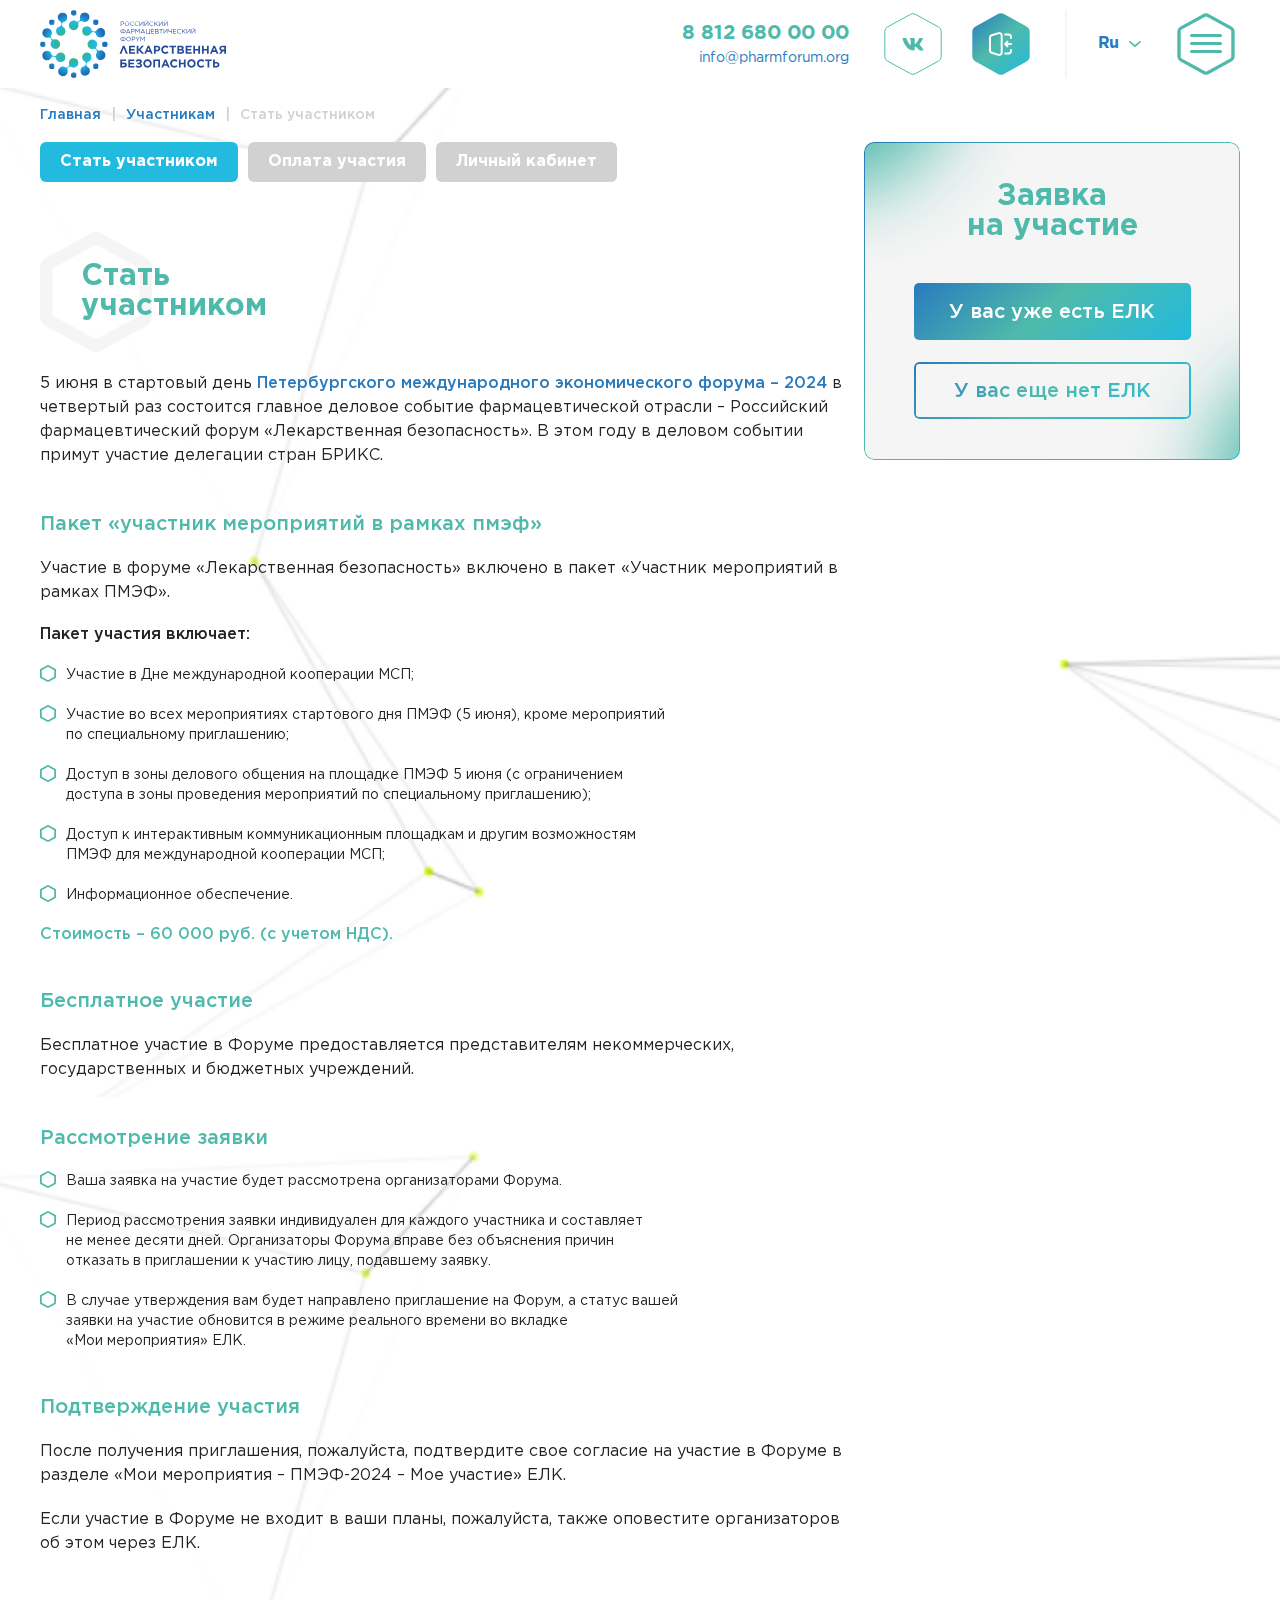
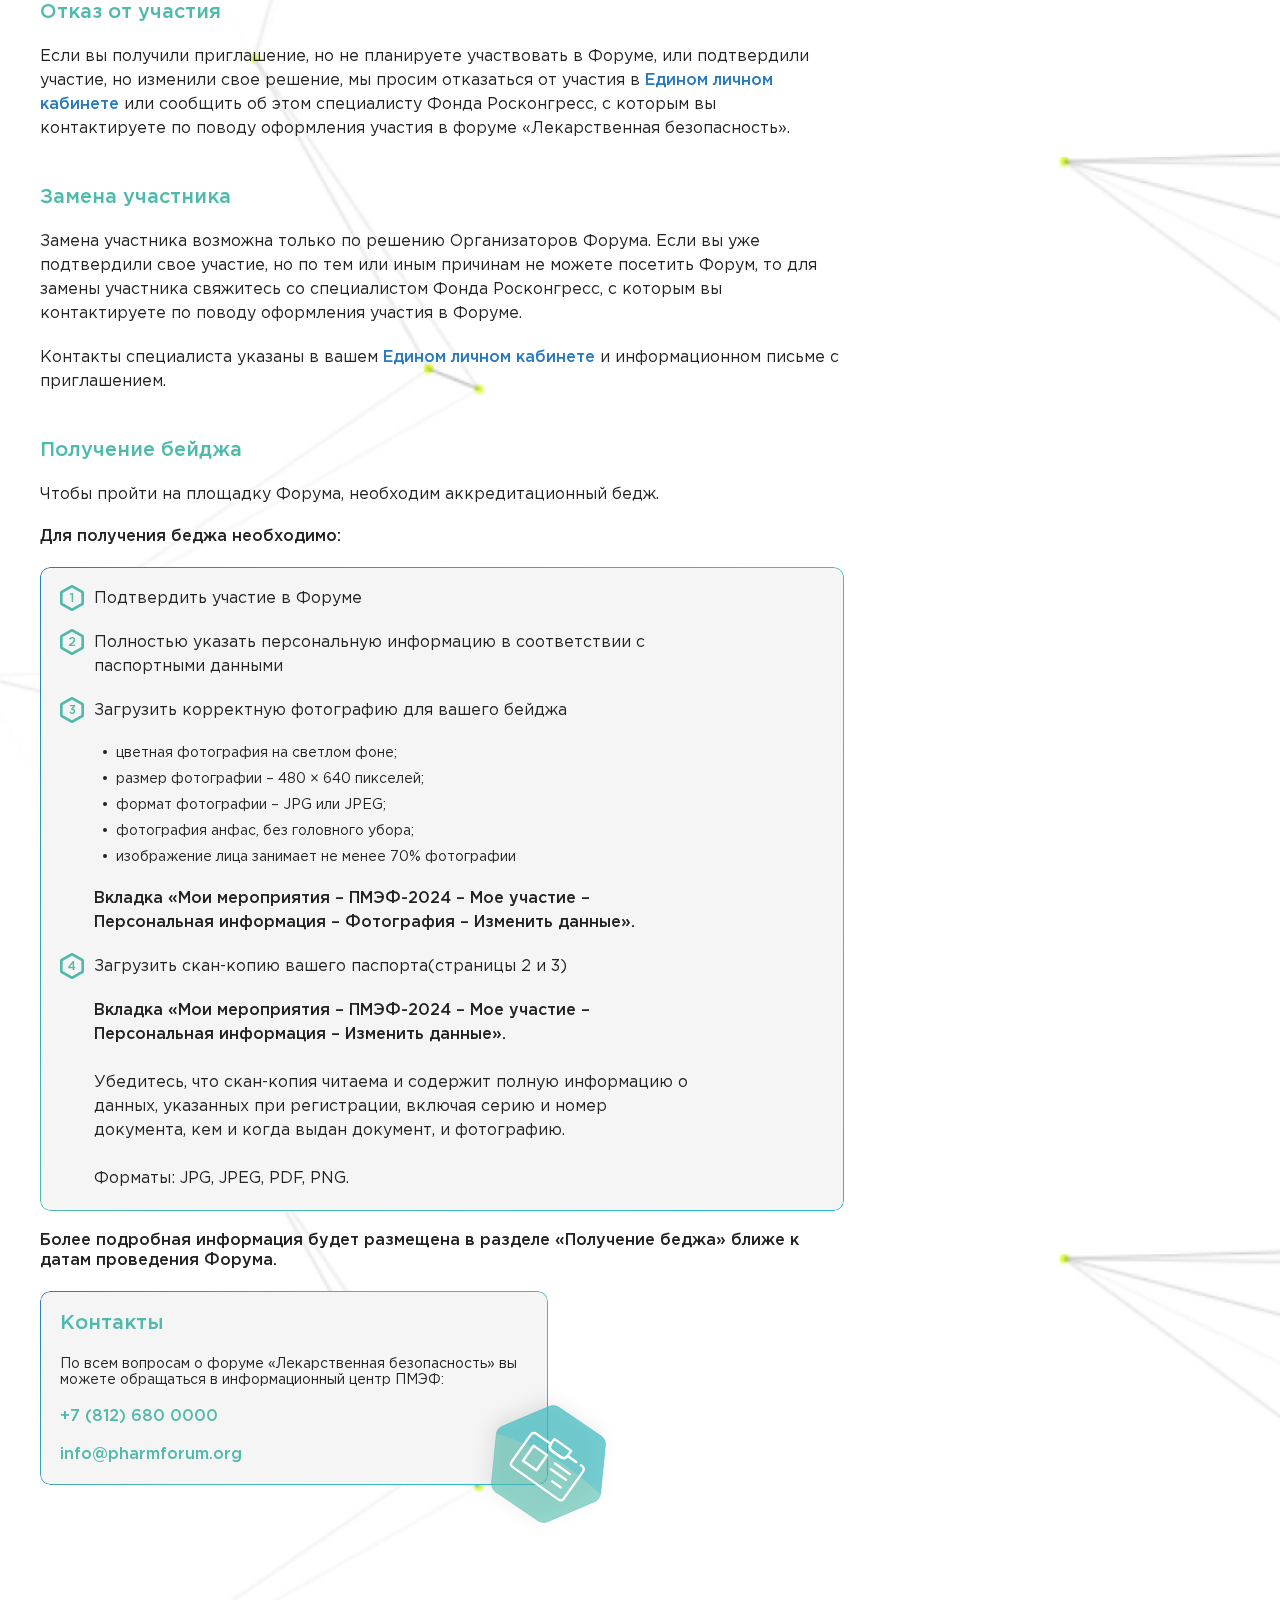
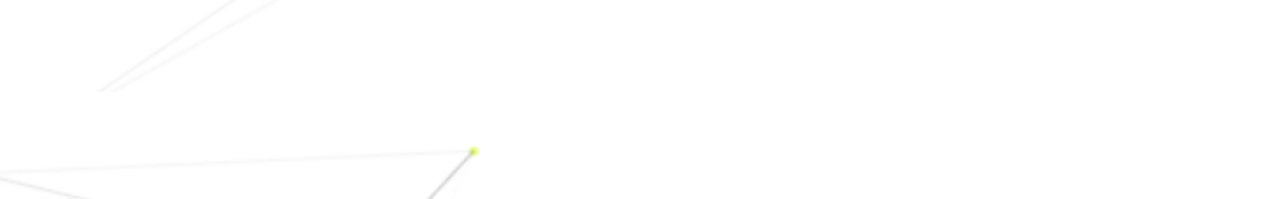
<file: members.html>
<!DOCTYPE html>
<html lang="ru">

<head>
	<meta charset="UTF-8">
	<meta http-equiv="X-UA-Compatible" content="IE=edge">
	<meta http-equiv="Permissions-Policy" content="interest-cohort=()">
	<meta name="viewport" content="width=device-width, initial-scale=1.0">
	<title>РОССИЙСКИЙ ФАРМАЦЕВТИЧЕСКИЙ ФОРУМ - Стать участником</title>
	<meta property="og:title" content="РОССИЙСКИЙ ФАРМАЦЕВТИЧЕСКИЙ ФОРУМ - Стать участником">
	<meta property="og:description" content="Описание">
	<meta property="og:url" content="/">
	<meta property="og:site_name" content="РОССИЙСКИЙ ФАРМАЦЕВТИЧЕСКИЙ ФОРУМ - Стать участником">
	<!-- favicon -->
	<link rel="apple-touch-icon" sizes="180x180" href="img/favicon/apple-touch-icon.png">
	<link rel="icon" type="image/png" sizes="32x32" href="img/favicon/favicon-32x32.png">
	<link rel="icon" type="image/png" sizes="16x16" href="img/favicon/favicon-16x16.png">
	<link rel="manifest" href="img/favicon/site.webmanifest">
	<link rel="mask-icon" href="img/favicon//safari-pinned-tab.svg" color="#5bbad5">
	<meta name="msapplication-TileColor" content="#ffffff">
	<meta name="theme-color" content="#ffffff">
	<!-- styles -->
	<link rel="stylesheet" href="css/vendor.min.css">
	<link rel="stylesheet" href="css/app.min.css">
</head>

<body>
	<!-- wrapper -->
	<div class="wrapper">
		<!-- header -->
		<header class="header " id="header" data-aos="fade-in">
			<div class="container">
				<div class="header__wrapper">
					<a href="index.html" class="header__logotype">
						<img src="img/logotype.svg" width="186" height="68" alt="РОССИЙСКИЙ ФАРМАЦЕВТИЧЕСКИЙ ФОРУМ">
					</a>
					<nav class="nav header__nav">
						<ul class="nav__list">
							<li class="nav__item">
								<a href="#" class="nav__link">О форуме</a>
							</li>
							<li class="nav__item">
								<a href="#" class="nav__link">Программа</a>
							</li>
							<li class="nav__item">
								<a href="#" class="nav__link">Партнеры</a>
							</li>
							<li class="nav__item">
								<a href="#" class="nav__link">Участникам</a>
							</li>
							<li class="nav__item">
								<a href="#" class="nav__link">Новости</a>
							</li>
						</ul>
					</nav>
					<div class="header-contacts header__contacts">
						<a href="tel:88126800000" class="header-contacts__link">8 812 680 00 00</a>
						<a href="mailto:info@pharmforum.org" class="header-contacts__email">info@pharmforum.org</a>
					</div>
					<div class="header-controls header__controls">
						<div class="header-controls__wrapper">
							<div class="header-controls__list">
								<div class="header-controls__item">
									<a href="#" class="header-controls__btn">
										<svg>
											<use xlink:href="img/sprite.svg#icon-hexagon-vk"></use>
										</svg>
									</a>
								</div>
								<div class="header-controls__item">
									<a href="#" class="header-controls__btn">
										<img src="img/icon-hexagon-cabinet.svg" alt="Icon">
									</a>
								</div>
							</div>
							<div class="header-controls__select">
								<div class="c-language">
									<button class="c-language__trigger">
										<span>Ru</span>
										<svg>
											<use xlink:href="img/sprite.svg#icon-caret"></use>
										</svg>
									</button>
									<div class="c-language__dropdown">
										<ul class="c-language__list">
											<li class="c-language__item">
												<a href="#" class="c-language__link">Eng</a>
											</li>
										</ul>
									</div>
								</div>
							</div>
						</div>
					</div>
					<button class="hamburger" id="hamburger-toggle" aria-label="Меню">
						<svg class="hamburger__icon">
							<use xlink:href="img/sprite.svg#icon-hexagon"></use>
						</svg>
						<div class="hamburger__group">
							<span class="hamburger__inner"></span>
							<span class="hamburger__inner"></span>
							<span class="hamburger__inner"></span>
						</div>
					</button>
				</div>
			</div>
		</header>
		<!-- end of header -->
		<!-- content -->
		<div class="wrapper__content">
			<!-- content inner -->
			<section class="content-inner" id="content-inner">
				<div class="container">
					<!-- breadcrumbs -->
					<div class="breadcrumb" aria-label="Breadcrumb" data-aos="fade-up">
						<ol class="breadcrumb__list">
							<li class="breadcrumb__item">
								<a href="index.html" class="breadcrumb__link">Главная</a>
							</li>
							<li class="breadcrumb__item">
								<a href="members.html" class="breadcrumb__link">Участникам</a>
							</li>
							<li class="breadcrumb__item">
								<a href="members.html" class="breadcrumb__link">Стать участником</a>
							</li>
						</ol>
					</div>
					<!-- end of breadcrumbs -->
					<div class="content-inner__wrap" data-aos="fade-up">
						<div class="content-inner__left">
							<div class="tabs content-inner__tabs">
								<div class="tabs__scroll" data-simplebar>
									<ul class="tabs__list">
										<li class="tabs__item is--active">
											<a href="#" class="tabs__tab">Стать участником</a>
										</li>
										<li class="tabs__item">
											<a href="#" class="tabs__tab">Оплата участия</a>
										</li>
										<li class="tabs__item">
											<a href="#" class="tabs__tab">Личный кабинет</a>
										</li>
									</ul>
								</div>
							</div>
							<div class="section-top">
								<h2 class="section-top__title">Стать <br>участником</h2>
							</div>
							<div class="content-inner__content content">
								<p>5 июня в стартовый день <a href="#">Петербургского международного экономического форума – 2024</a> в четвертый раз состоится главное деловое событие фармацевтической отрасли – Российский фармацевтический форум «Лекарственная безопасность». В этом году в деловом событии примут участие делегации стран БРИКС.</p>
								<br>
								<h2>Пакет «участник мероприятий в рамках пмэф»</h2>
								<p>Участие в форуме «Лекарственная безопасность» включено в пакет «Участник мероприятий в рамках ПМЭФ».</p>
								<h4>Пакет участия включает:</h4>
								<ul class="decor">
									<li>Участие в Дне международной кооперации МСП;</li>
									<li>Участие во всех мероприятиях стартового дня ПМЭФ (5 июня), кроме мероприятий по специальному приглашению;</li>
									<li>Доступ в зоны делового общения на площадке ПМЭФ 5 июня (с ограничением доступа в зоны проведения мероприятий по специальному приглашению);</li>
									<li>Доступ к интерактивным коммуникационным площадкам и другим возможностям ПМЭФ для международной кооперации МСП;</li>
									<li>Информационное обеспечение.</li>
								</ul>
								<h3>Стоимость – 60 000 руб. (с учетом НДС).</h3>
								<br>
								<h2>Бесплатное участие</h2>
								<p>Бесплатное участие в Форуме предоставляется представителям некоммерческих, государственных и бюджетных учреждений.</p>
								<br>
								<h2>Рассмотрение заявки</h2>
								<ul class="decor">
									<li>Ваша заявка на участие будет рассмотрена организаторами Форума.</li>
									<li>Период рассмотрения заявки индивидуален для каждого участника и составляет не менее десяти дней. Организаторы Форума вправе без объяснения причин отказать в приглашении к участию лицу, подавшему заявку.</li>
									<li>В случае утверждения вам будет направлено приглашение на Форум, а статус вашей заявки на участие обновится в режиме реального времени во вкладке «Мои мероприятия» ЕЛК.</li>
								</ul>
								<br>
								<h2>Подтверждение участия</h2>
								<p>После получения приглашения, пожалуйста, подтвердите свое согласие на участие в Форуме в разделе «Мои мероприятия – ПМЭФ-2024 – Мое участие» ЕЛК.</p>
								<p>Если участие в Форуме не входит в ваши планы, пожалуйста, также оповестите организаторов об этом через ЕЛК.</p>
								<br>
								<h2>Отказ от участия</h2>
								<p>Если вы получили приглашение, но не планируете участвовать в Форуме, или подтвердили участие, но изменили свое решение, мы просим отказаться от участия в <a href="#">Едином личном кабинете</a> или сообщить об этом специалисту Фонда Росконгресс, с которым вы контактируете по поводу оформления участия в форуме «Лекарственная безопасность».</p>
								<br>
								<h2>Замена участника</h2>
								<p>Замена участника возможна только по решению Организаторов Форума. Если вы уже подтвердили свое участие, но по тем или иным причинам не можете посетить Форум, то для замены участника свяжитесь со специалистом Фонда Росконгресс, с которым вы контактируете по поводу оформления участия в Форуме.</p>
								<p>Контакты специалиста указаны в вашем <a href="#">Едином личном кабинете</a> и информационном письме с приглашением.</p>
								<br>
								<h2>Получение бейджа</h2>
								<p>Чтобы пройти на площадку Форума, необходим аккредитационный бедж.</p>
								<h4>Для получения беджа необходимо:</h4>
								<div class="content-block">
									<div class="content-block__wrap">
										<ol class="decor">
											<li>Подтвердить участие в Форуме</li>
											<li>Полностью указать персональную информацию в соответствии с паспортными данными</li>
											<li>
												<div>
													<span>Загрузить корректную фотографию для вашего бейджа</span>
													<div class="content-block__inner">
														<ul>
															<li>цветная фотография на светлом фоне;</li>
															<li>размер фотографии – 480 × 640 пикселей;</li>
															<li>формат фотографии – JPG или JPEG;</li>
															<li>фотография анфас, без головного убора;</li>
															<li>изображение лица занимает не менее 70% фотографии</li>
														</ul>
														<p>
															<b>Вкладка «Мои мероприятия – ПМЭФ-2024 – Мое участие – Персональная информация – Фотография – Изменить данные».</b>
														</p>
													</div>
												</div>
											</li>
											<li>
												<div>
													<span>Загрузить скан-копию вашего паспорта(страницы 2 и 3)</span>
													<div class="content-block__inner">
														<p>
															<b>Вкладка «Мои мероприятия – ПМЭФ-2024 – Мое участие – Персональная информация – Изменить данные».</b>
															<br><br>
															Убедитесь, что скан-копия читаема и содержит полную информацию о данных, указанных при регистрации, включая серию и номер документа, кем и когда выдан документ, и фотографию.
															<br><br>
															Форматы: JPG, JPEG, PDF, PNG.
														</p>
													</div>
												</div>
											</li>
										</ol>
									</div>
								</div>
								<h4>Более подробная информация будет размещена в разделе «Получение беджа» ближе к датам проведения Форума.</h4>
								<div class="content-contacts">
									<div class="content-contacts__wrap">
										<h2>Контакты</h2>
										<p>По всем вопросам о форуме «Лекарственная безопасность» вы можете обращаться в информационный центр ПМЭФ:</p>
										<a href="tel:78126800000">+7 (812) 680 0000</a>
										<a href="mailto:info@pharmforum.org">info@pharmforum.org</a>
									</div>
								</div>
							</div>
						</div>
						<div class="content-inner__right">
							<div class="request-participate content-inner__request-participate">
								<div class="request-participate__wrap">
									<div class="request-participate__wrapper">
										<h3 class="request-participate__title">Заявка на участие</h3>
										<div class="request-participate__buttons">
											<a href="#" class="request-participate__btn btn">У вас уже есть ЕЛК</a>
											<a href="#" class="request-participate__btn btn btn--border">У вас еще нет ЕЛК</a>
										</div>
									</div>
								</div>
							</div>
						</div>
					</div>
				</div>
			</section>
			<!-- end of content inner -->
		</div>
		<!-- end of content -->
		<div class="body-bg" style="background-image: url(img/body-bg.jpg);" data-aos="fade-in"></div>
		<!-- footer -->
		<footer class="footer" id="footer" data-aos="fade-in">
			<div class="container">
				<a href="index.html" class="footer__logotype">
					<img src="img/logotype-white.svg" width="244" height="90" alt="РОССИЙСКИЙ ФАРМАЦЕВТИЧЕСКИЙ ФОРУМ">
				</a>
				<div class="footer__bottom">
					<ul class="footer__list">
						<li class="footer__list-item">
							<a href="#" class="footer__link">Политика конфиденциальности</a>
						</li>
					</ul>
					<p class="footer__copyright">© 2024,Российский фармацевтический форум «Лекарственная безопасность». Все права защищены.</p>
				</div>
			</div>
		</footer>
		<!-- end of footer -->
	</div>
	<!-- end of wrapper -->
	<!-- menu -->
	<div class="menu" id="menu">
		<div class="menu__wrap">
			<div class="menu__main">
				<div class="menu__column">
					<ul class="menu__list">
						<li class="menu__list-item menu__list-item--grey">
							<a href="#" class="menu__link">Форум</a>
						</li>
						<li class="menu__list-item">
							<a href="#" class="menu__link">О форуме</a>
						</li>
						<li class="menu__list-item">
							<a href="#" class="menu__link">Программа</a>
						</li>
						<li class="menu__list-item">
							<a href="#" class="menu__link">Новости</a>
						</li>
					</ul>
				</div>
				<div class="menu__column">
					<ul class="menu__list">
						<li class="menu__list-item">
							<div class="menu__list-elem">
								<a href="#" class="menu__link menu__link--trigger">
									<span>Партнеры</span>
									<svg>
										<use xlink:href="img/sprite.svg#icon-caret"></use>
									</svg>
								</a>
								<ul class="menu__sublist">
									<li class="menu__sublist-item">
										<a href="#" class="menu__sublink">Партнеры</a>
									</li>
									<li class="menu__sublist-item">
										<a href="#" class="menu__sublink">Партнёры форума</a>
									</li>
									<li class="menu__sublist-item">
										<a href="#" class="menu__sublink">Информационные партнеры</a>
									</li>
								</ul>
							</div>
						</li>
					</ul>
				</div>
				<div class="menu__column">
					<ul class="menu__list">
						<li class="menu__list-item">
							<div class="menu__list-elem">
								<a href="#" class="menu__link menu__link--trigger">
									<span>Участникам</span>
									<svg>
										<use xlink:href="img/sprite.svg#icon-caret"></use>
									</svg>
								</a>
								<ul class="menu__sublist">
									<li class="menu__sublist-item">
										<a href="#" class="menu__sublink">Стать участником</a>
									</li>
									<li class="menu__sublist-item">
										<a href="#" class="menu__sublink">Оплата участия</a>
									</li>
									<li class="menu__sublist-item">
										<a href="#" class="menu__sublink">Личный кабинет</a>
									</li>
								</ul>
							</div>
						</li>
					</ul>
				</div>
			</div>
			<div class="menu__bottom">
				<a href="#" class="menu__btn btn">Программа</a>
				<address class="menu__location">
					<svg class="menu__location-icon">
						<use xlink:href="img/sprite.svg#icon-location"></use>
					</svg>
					<span class="menu__location-group">
						<span class="menu__location-date">5 июня 2024</span>
						<span class="menu__location-place">Санкт-Петербург, <br>КВЦ «Экспофорум»</span>
					</span>
				</address>
			</div>
		</div>
	</div>
	<!-- end of menu -->
	<!-- scripts -->
	<script src="js/vendor.min.js"></script>
	<script src="js/app.min.js"></script>
</body>

</html>
</file>
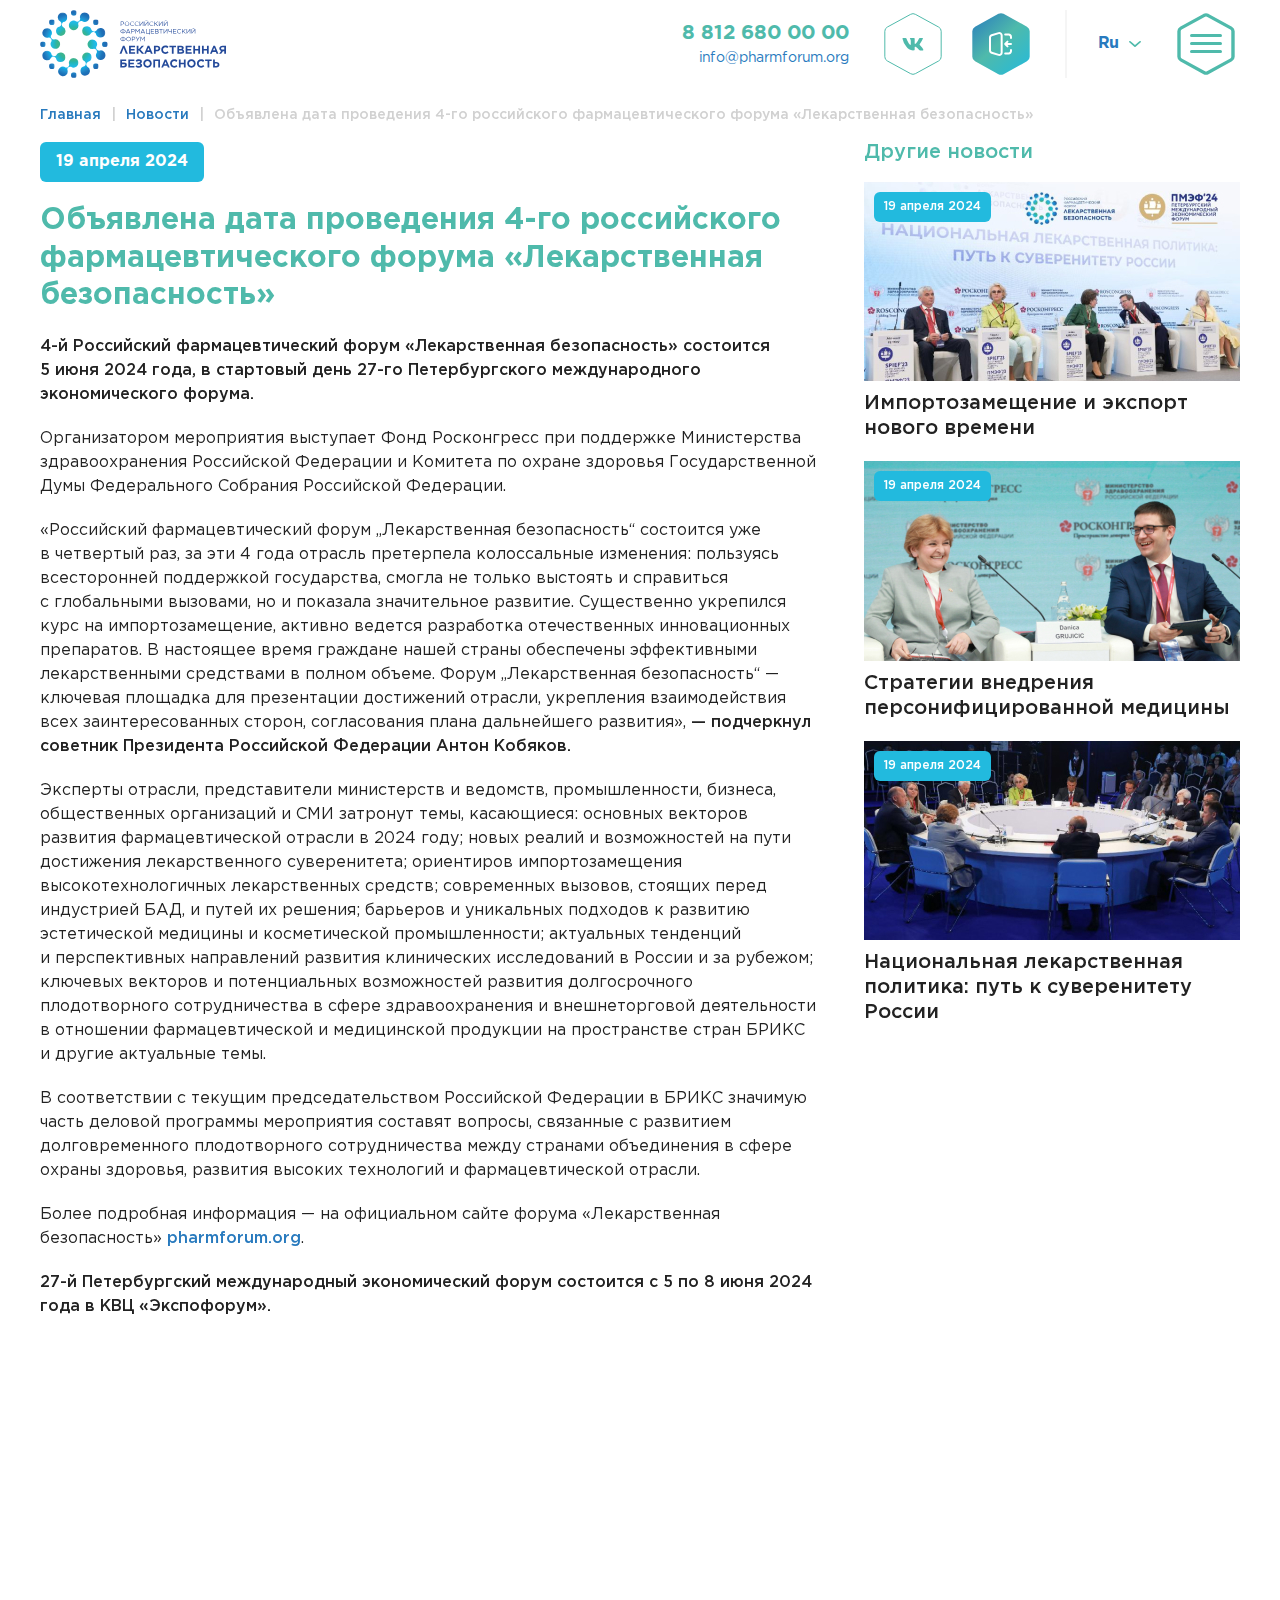
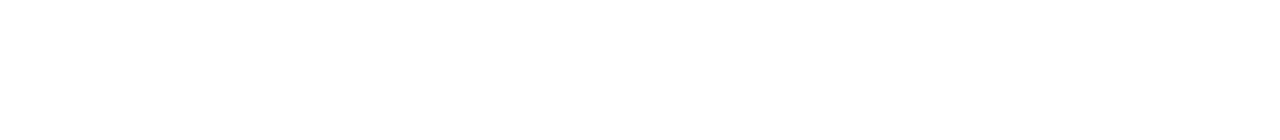
<file: news-inner.html>
<!DOCTYPE html>
<html lang="ru">

<head>
	<meta charset="UTF-8">
	<meta http-equiv="X-UA-Compatible" content="IE=edge">
	<meta name="viewport" content="width=device-width, initial-scale=1.0">
	<title>РОССИЙСКИЙ ФАРМАЦЕВТИЧЕСКИЙ ФОРУМ - ОБЪЯВЛЕНА ДАТА ПРОВЕДЕНИЯ 4-ГО РОССИЙСКОГО ФАРМАЦЕВТИЧЕСКОГО ФОРУМА «ЛЕКАРСТВЕННАЯ БЕЗОПАСНОСТЬ»</title>
	<meta property="og:title" content="РОССИЙСКИЙ ФАРМАЦЕВТИЧЕСКИЙ ФОРУМ - ОБЪЯВЛЕНА ДАТА ПРОВЕДЕНИЯ 4-ГО РОССИЙСКОГО ФАРМАЦЕВТИЧЕСКОГО ФОРУМА «ЛЕКАРСТВЕННАЯ БЕЗОПАСНОСТЬ»">
	<meta property="og:description" content="Описание">
	<meta property="og:url" content="/">
	<meta property="og:site_name" content="РОССИЙСКИЙ ФАРМАЦЕВТИЧЕСКИЙ ФОРУМ - ОБЪЯВЛЕНА ДАТА ПРОВЕДЕНИЯ 4-ГО РОССИЙСКОГО ФАРМАЦЕВТИЧЕСКОГО ФОРУМА «ЛЕКАРСТВЕННАЯ БЕЗОПАСНОСТЬ»">
	<!-- favicon -->
	<link rel="apple-touch-icon" sizes="180x180" href="img/favicon/apple-touch-icon.png">
	<link rel="icon" type="image/png" sizes="32x32" href="img/favicon/favicon-32x32.png">
	<link rel="icon" type="image/png" sizes="16x16" href="img/favicon/favicon-16x16.png">
	<link rel="manifest" href="img/favicon/site.webmanifest">
	<link rel="mask-icon" href="img/favicon//safari-pinned-tab.svg" color="#5bbad5">
	<meta name="msapplication-TileColor" content="#ffffff">
	<meta name="theme-color" content="#ffffff">
	<!-- styles -->
	<link rel="stylesheet" href="css/vendor.min.css">
	<link rel="stylesheet" href="css/app.min.css">
</head>

<body>
	<!-- wrapper -->
	<div class="wrapper">
		<!-- header -->
		<header class="header " id="header" data-aos="fade-in">
			<div class="container">
				<div class="header__wrapper">
					<a href="index.html" class="header__logotype">
						<img src="img/logotype.svg" width="186" height="68" alt="РОССИЙСКИЙ ФАРМАЦЕВТИЧЕСКИЙ ФОРУМ">
					</a>
					<nav class="nav header__nav">
						<ul class="nav__list">
							<li class="nav__item">
								<a href="#" class="nav__link">О форуме</a>
							</li>
							<li class="nav__item">
								<a href="#" class="nav__link">Программа</a>
							</li>
							<li class="nav__item">
								<a href="#" class="nav__link">Партнеры</a>
							</li>
							<li class="nav__item">
								<a href="#" class="nav__link">Участникам</a>
							</li>
							<li class="nav__item">
								<a href="#" class="nav__link">Новости</a>
							</li>
						</ul>
					</nav>
					<div class="header-contacts header__contacts">
						<a href="tel:88126800000" class="header-contacts__link">8 812 680 00 00</a>
						<a href="mailto:info@pharmforum.org" class="header-contacts__email">info@pharmforum.org</a>
					</div>
					<div class="header-controls header__controls">
						<div class="header-controls__wrapper">
							<div class="header-controls__list">
								<div class="header-controls__item">
									<a href="#" class="header-controls__btn">
										<svg>
											<use xlink:href="img/sprite.svg#icon-hexagon-vk"></use>
										</svg>
									</a>
								</div>
								<div class="header-controls__item">
									<a href="#" class="header-controls__btn">
										<img src="img/icon-hexagon-cabinet.svg" alt="Icon">
									</a>
								</div>
							</div>
							<div class="header-controls__select">
								<div class="c-language">
									<button class="c-language__trigger">
										<span>Ru</span>
										<svg>
											<use xlink:href="img/sprite.svg#icon-caret"></use>
										</svg>
									</button>
									<div class="c-language__dropdown">
										<ul class="c-language__list">
											<li class="c-language__item">
												<a href="#" class="c-language__link">Eng</a>
											</li>
										</ul>
									</div>
								</div>
							</div>
						</div>
					</div>
					<button class="hamburger" id="hamburger-toggle" aria-label="Меню">
						<svg class="hamburger__icon">
							<use xlink:href="img/sprite.svg#icon-hexagon"></use>
						</svg>
						<div class="hamburger__group">
							<span class="hamburger__inner"></span>
							<span class="hamburger__inner"></span>
							<span class="hamburger__inner"></span>
						</div>
					</button>
				</div>
			</div>
		</header>
		<!-- end of header -->
		<!-- content -->
		<div class="wrapper__content">
			<!-- news inner -->
			<section class="news-inner" id="news-inner">
				<div class="container">
					<!-- breadcrumbs -->
					<div class="breadcrumb" aria-label="Breadcrumb" data-aos="fade-up">
						<ol class="breadcrumb__list">
							<li class="breadcrumb__item">
								<a href="index.html" class="breadcrumb__link">Главная</a>
							</li>
							<li class="breadcrumb__item">
								<a href="news.html" class="breadcrumb__link">Новости</a>
							</li>
							<li class="breadcrumb__item">
								<a href="news-inner.html" class="breadcrumb__link">Объявлена дата проведения 4-го российского фармацевтического форума «Лекарственная безопасность»</a>
							</li>
						</ol>
					</div>
					<!-- end of breadcrumbs -->
					<div class="news-inner__wrap">
						<div class="news-inner__left">
							<span class="news-inner__date" data-aos="fade-up">19 апреля 2024</span>
							<h1 class="news-inner__heading" data-aos="fade-up">Объявлена дата проведения 4-го российского фармацевтического форума «Лекарственная безопасность»</h1>
							<div class="news-inner__content content" data-aos="fade-up">
								<p>
									<b>4-й Российский фармацевтический форум «Лекарственная безопасность» состоится 5 июня 2024 года, в стартовый день 27-го Петербургского международного экономического форума.</b>
								</p>
								<p>Организатором мероприятия выступает Фонд Росконгресс при поддержке Министерства здравоохранения Российской Федерации и Комитета по охране здоровья Государственной Думы Федерального Собрания Российской Федерации.</p>
								<p>«Российский фармацевтический форум „Лекарственная безопасность“ состоится уже в четвертый раз, за эти 4 года отрасль претерпела колоссальные изменения: пользуясь всесторонней поддержкой государства, смогла не только выстоять и справиться с глобальными вызовами, но и показала значительное развитие. Существенно укрепился курс на импортозамещение, активно ведется разработка отечественных инновационных препаратов. В настоящее время граждане нашей страны обеспечены эффективными лекарственными средствами в полном объеме. Форум „Лекарственная безопасность“ — ключевая площадка для презентации достижений отрасли, укрепления взаимодействия всех заинтересованных сторон, согласования плана дальнейшего развития», <b>— подчеркнул советник Президента Российской Федерации Антон Кобяков.</b></p>
								<p>Эксперты отрасли, представители министерств и ведомств, промышленности, бизнеса, общественных организаций и СМИ затронут темы, касающиеся: основных векторов развития фармацевтической отрасли в 2024 году; новых реалий и возможностей на пути достижения лекарственного суверенитета; ориентиров импортозамещения высокотехнологичных лекарственных средств; современных вызовов, стоящих перед индустрией БАД, и путей их решения; барьеров и уникальных подходов к развитию эстетической медицины и косметической промышленности; актуальных тенденций и перспективных направлений развития клинических исследований в России и за рубежом; ключевых векторов и потенциальных возможностей развития долгосрочного плодотворного сотрудничества в сфере здравоохранения и внешнеторговой деятельности в отношении фармацевтической и медицинской продукции на пространстве стран БРИКС и другие актуальные темы.</p>
								<p>В соответствии с текущим председательством Российской Федерации в БРИКС значимую часть деловой программы мероприятия составят вопросы, связанные с развитием долговременного плодотворного сотрудничества между странами объединения в сфере охраны здоровья, развития высоких технологий и фармацевтической отрасли.</p>
								<p>Более подробная информация — на официальном сайте форума «Лекарственная безопасность» <a href="pharmforum.org" target="_blank">pharmforum.org</a>.</p>
								<p>
									<b>27-й Петербургский международный экономический форум состоится с 5 по 8 июня 2024 года в КВЦ «Экспофорум».</b>
								</p>
							</div>
							<div class="c-share news-inner__share" data-aos="fade-up">
								<div class="c-share__wrapper">
									<h4 class="c-share__title">Поделиться</h4>
									<ul class="c-share__list">
										<li class="c-share__item">
											<a href="#" class="c-share__link">
												<svg class="c-share__icon">
													<use xlink:href="img/sprite.svg#icon-hexagon-vk"></use>
												</svg>
											</a>
										</li>
										<li class="c-share__item">
											<a href="#" class="c-share__link">
												<svg class="c-share__icon">
													<use xlink:href="img/sprite.svg#icon-hexagon-tg"></use>
												</svg>
											</a>
										</li>
									</ul>
								</div>
							</div>
						</div>
						<div class="news-inner__right">
							<div class="news-inner__other">
								<h3 class="news-inner__subtitle" data-aos="fade-up">Другие новости</h3>
								<div class="news-inner__wrapper" data-aos="fade-up">
									<a href="#" class="news-card news-inner__item">
										<div class="news-card__img">
											<img src="img/news-01.jpg" alt="Image">
											<span class="news-card__date">19 апреля 2024</span>
										</div>
										<div class="news-card__body">
											<span class="news-card__title">Импортозамещение и экспорт нового времени</span>
										</div>
									</a>
									<a href="#" class="news-card news-inner__item">
										<div class="news-card__img">
											<img src="img/news-02.jpg" alt="Image">
											<span class="news-card__date">19 апреля 2024</span>
										</div>
										<div class="news-card__body">
											<span class="news-card__title">Стратегии внедрения персонифицированной медицины</span>
										</div>
									</a>
									<a href="#" class="news-card news-inner__item">
										<div class="news-card__img">
											<img src="img/news-03.jpg" alt="Image">
											<span class="news-card__date">19 апреля 2024</span>
										</div>
										<div class="news-card__body">
											<span class="news-card__title">Национальная лекарственная политика: путь к суверенитету России</span>
										</div>
									</a>
								</div>
							</div>
						</div>
					</div>
				</div>
			</section>
			<!-- end of news inner -->
		</div>
		<!-- end of content -->
		<!-- footer -->
		<footer class="footer" id="footer" data-aos="fade-in">
			<div class="container">
				<a href="index.html" class="footer__logotype">
					<img src="img/logotype-white.svg" width="244" height="90" alt="РОССИЙСКИЙ ФАРМАЦЕВТИЧЕСКИЙ ФОРУМ">
				</a>
				<div class="footer__bottom">
					<ul class="footer__list">
						<li class="footer__list-item">
							<a href="#" class="footer__link">Политика конфиденциальности</a>
						</li>
					</ul>
					<p class="footer__copyright">© 2024,Российский фармацевтический форум «Лекарственная безопасность». Все права защищены.</p>
				</div>
			</div>
		</footer>
		<!-- end of footer -->
	</div>
	<!-- end of wrapper -->
	<!-- menu -->
	<div class="menu" id="menu">
		<div class="menu__wrap">
			<div class="menu__main">
				<div class="menu__column">
					<ul class="menu__list">
						<li class="menu__list-item">
							<a href="#" class="menu__link menu__link--grey">Форум</a>
						</li>
						<li class="menu__list-item">
							<a href="#" class="menu__link">О форуме</a>
						</li>
						<li class="menu__list-item">
							<a href="#" class="menu__link">Программа</a>
						</li>
						<li class="menu__list-item">
							<a href="#" class="menu__link">Новости</a>
						</li>
					</ul>
				</div>
				<div class="menu__column">
					<ul class="menu__list">
						<li class="menu__list-item">
							<div class="menu__list-elem">
								<a href="#" class="menu__link">Партнеры</a>
								<ul class="menu__sublist">
									<li class="menu__sublist-item">
										<a href="#" class="menu__sublink">Партнеры</a>
									</li>
									<li class="menu__sublist-item">
										<a href="#" class="menu__sublink">Партнёры форума</a>
									</li>
									<li class="menu__sublist-item">
										<a href="#" class="menu__sublink">Информационные партнеры</a>
									</li>
								</ul>
							</div>
						</li>
					</ul>
				</div>
				<div class="menu__column">
					<ul class="menu__list">
						<li class="menu__list-item">
							<div class="menu__list-elem">
								<a href="#" class="menu__link">Участникам</a>
								<ul class="menu__sublist">
									<li class="menu__sublist-item">
										<a href="#" class="menu__sublink">Стать участником</a>
									</li>
									<li class="menu__sublist-item">
										<a href="#" class="menu__sublink">Оплата участия</a>
									</li>
									<li class="menu__sublist-item">
										<a href="#" class="menu__sublink">Личный кабинет</a>
									</li>
								</ul>
							</div>
						</li>
					</ul>
				</div>
			</div>
			<div class="menu__bottom">
				<a href="#" class="menu__btn btn">Программа</a>
				<address class="menu__location">
					<svg class="menu__location-icon">
						<use xlink:href="img/sprite.svg#icon-location"></use>
					</svg>
					<span class="menu__location-group">
						<span class="menu__location-date">5 июня 2024</span>
						<span class="menu__location-place">Санкт-Петербург, <br>КВЦ «Экспофорум»</span>
					</span>
				</address>
			</div>
		</div>
	</div>
	<!-- end of menu -->
	<!-- scripts -->
	<script src="js/vendor.min.js"></script>
	<script src="js/app.min.js"></script>
</body>

</html>
</file>
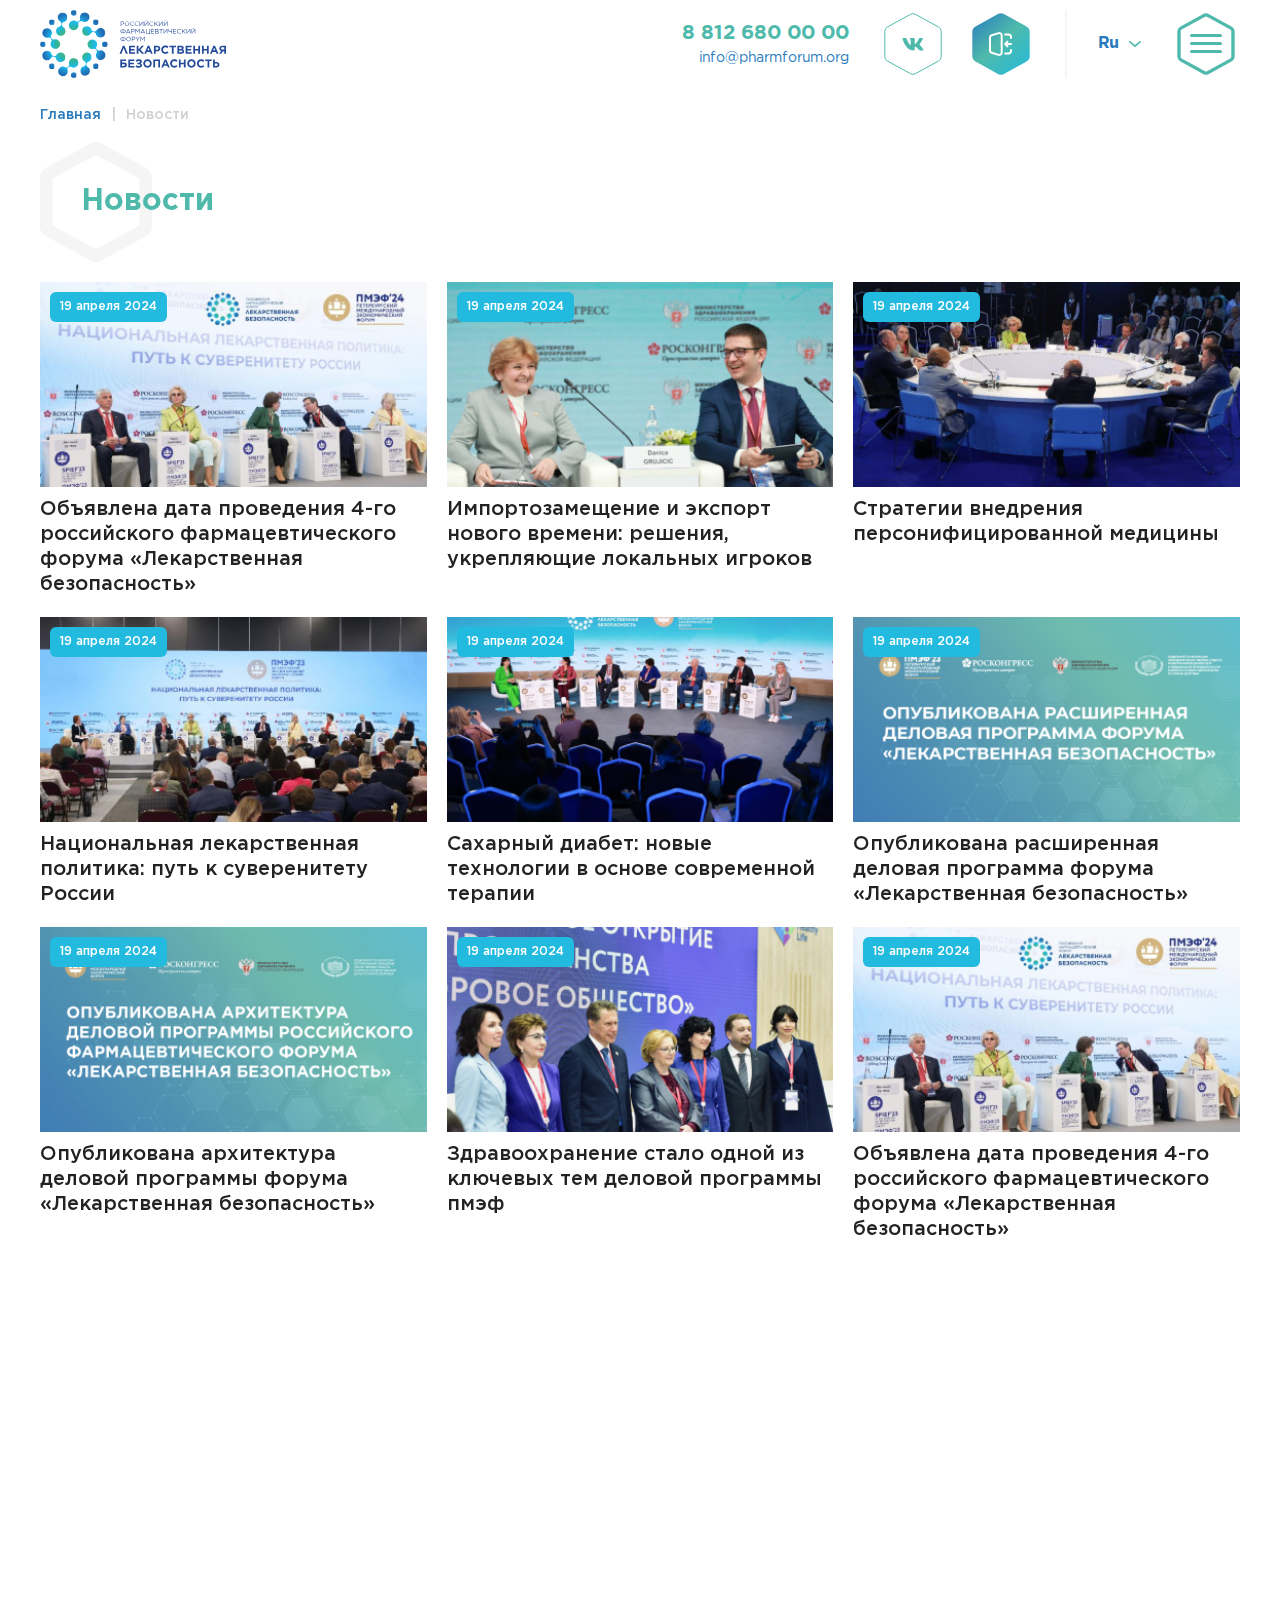
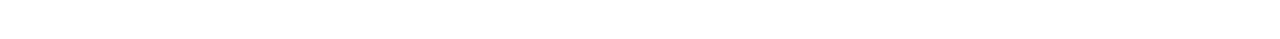
<file: news.html>
<!DOCTYPE html>
<html lang="ru">

<head>
	<meta charset="UTF-8">
	<meta http-equiv="X-UA-Compatible" content="IE=edge">
	<meta name="viewport" content="width=device-width, initial-scale=1.0">
	<title>РОССИЙСКИЙ ФАРМАЦЕВТИЧЕСКИЙ ФОРУМ - Новости</title>
	<meta property="og:title" content="РОССИЙСКИЙ ФАРМАЦЕВТИЧЕСКИЙ ФОРУМ - Новости">
	<meta property="og:description" content="Описание">
	<meta property="og:url" content="/">
	<meta property="og:site_name" content="РОССИЙСКИЙ ФАРМАЦЕВТИЧЕСКИЙ ФОРУМ - Новости">
	<!-- favicon -->
	<link rel="apple-touch-icon" sizes="180x180" href="img/favicon/apple-touch-icon.png">
	<link rel="icon" type="image/png" sizes="32x32" href="img/favicon/favicon-32x32.png">
	<link rel="icon" type="image/png" sizes="16x16" href="img/favicon/favicon-16x16.png">
	<link rel="manifest" href="img/favicon/site.webmanifest">
	<link rel="mask-icon" href="img/favicon//safari-pinned-tab.svg" color="#5bbad5">
	<meta name="msapplication-TileColor" content="#ffffff">
	<meta name="theme-color" content="#ffffff">
	<!-- styles -->
	<link rel="stylesheet" href="css/vendor.min.css">
	<link rel="stylesheet" href="css/app.min.css">
</head>

<body>
	<!-- wrapper -->
	<div class="wrapper">
		<!-- header -->
		<header class="header " id="header" data-aos="fade-in">
			<div class="container">
				<div class="header__wrapper">
					<a href="index.html" class="header__logotype">
						<img src="img/logotype.svg" width="186" height="68" alt="РОССИЙСКИЙ ФАРМАЦЕВТИЧЕСКИЙ ФОРУМ">
					</a>
					<nav class="nav header__nav">
						<ul class="nav__list">
							<li class="nav__item">
								<a href="#" class="nav__link">О форуме</a>
							</li>
							<li class="nav__item">
								<a href="#" class="nav__link">Программа</a>
							</li>
							<li class="nav__item">
								<a href="#" class="nav__link">Партнеры</a>
							</li>
							<li class="nav__item">
								<a href="#" class="nav__link">Участникам</a>
							</li>
							<li class="nav__item">
								<a href="#" class="nav__link">Новости</a>
							</li>
						</ul>
					</nav>
					<div class="header-contacts header__contacts">
						<a href="tel:88126800000" class="header-contacts__link">8 812 680 00 00</a>
						<a href="mailto:info@pharmforum.org" class="header-contacts__email">info@pharmforum.org</a>
					</div>
					<div class="header-controls header__controls">
						<div class="header-controls__wrapper">
							<div class="header-controls__list">
								<div class="header-controls__item">
									<a href="#" class="header-controls__btn">
										<svg>
											<use xlink:href="img/sprite.svg#icon-hexagon-vk"></use>
										</svg>
									</a>
								</div>
								<div class="header-controls__item">
									<a href="#" class="header-controls__btn">
										<img src="img/icon-hexagon-cabinet.svg" alt="Icon">
									</a>
								</div>
							</div>
							<div class="header-controls__select">
								<div class="c-language">
									<button class="c-language__trigger">
										<span>Ru</span>
										<svg>
											<use xlink:href="img/sprite.svg#icon-caret"></use>
										</svg>
									</button>
									<div class="c-language__dropdown">
										<ul class="c-language__list">
											<li class="c-language__item">
												<a href="#" class="c-language__link">Eng</a>
											</li>
										</ul>
									</div>
								</div>
							</div>
						</div>
					</div>
					<button class="hamburger" id="hamburger-toggle" aria-label="Меню">
						<svg class="hamburger__icon">
							<use xlink:href="img/sprite.svg#icon-hexagon"></use>
						</svg>
						<div class="hamburger__group">
							<span class="hamburger__inner"></span>
							<span class="hamburger__inner"></span>
							<span class="hamburger__inner"></span>
						</div>
					</button>
				</div>
			</div>
		</header>
		<!-- end of header -->
		<!-- content -->
		<div class="wrapper__content">
			<!-- news -->
			<section class="news" id="news">
				<div class="container">
					<!-- breadcrumbs -->
					<div class="breadcrumb" aria-label="Breadcrumb" data-aos="fade-up">
						<ol class="breadcrumb__list">
							<li class="breadcrumb__item">
								<a href="index.html" class="breadcrumb__link">Главная</a>
							</li>
							<li class="breadcrumb__item">
								<a href="news.html" class="breadcrumb__link">Новости</a>
							</li>
						</ol>
					</div>
					<!-- end of breadcrumbs -->
					<div class="section-top" data-aos="fade-up">
						<h2 class="section-top__title">Новости</h2>
					</div>
					<div class="news__wrapper" data-aos="fade-up">
						<a href="#" class="news-card news__item">
							<div class="news-card__img">
								<img src="img/news-01.jpg" alt="Image">
								<span class="news-card__date">19 апреля 2024</span>
							</div>
							<div class="news-card__body">
								<span class="news-card__title">Объявлена дата проведения 4-го российского фармацевтического форума «Лекарственная безопасность»</span>
							</div>
						</a>
						<a href="#" class="news-card news__item">
							<div class="news-card__img">
								<img src="img/news-02.jpg" alt="Image">
								<span class="news-card__date">19 апреля 2024</span>
							</div>
							<div class="news-card__body">
								<span class="news-card__title">Импортозамещение и экспорт нового времени: решения, укрепляющие локальных игроков</span>
							</div>
						</a>
						<a href="#" class="news-card news__item">
							<div class="news-card__img">
								<img src="img/news-03.jpg" alt="Image">
								<span class="news-card__date">19 апреля 2024</span>
							</div>
							<div class="news-card__body">
								<span class="news-card__title">Стратегии внедрения персонифицированной медицины</span>
							</div>
						</a>
						<a href="#" class="news-card news__item">
							<div class="news-card__img">
								<img src="img/news-04.jpg" alt="Image">
								<span class="news-card__date">19 апреля 2024</span>
							</div>
							<div class="news-card__body">
								<span class="news-card__title">Национальная лекарственная политика: путь к суверенитету России</span>
							</div>
						</a>
						<a href="#" class="news-card news__item">
							<div class="news-card__img">
								<img src="img/news-05.jpg" alt="Image">
								<span class="news-card__date">19 апреля 2024</span>
							</div>
							<div class="news-card__body">
								<span class="news-card__title">Сахарный диабет: новые технологии в основе современной терапии</span>
							</div>
						</a>
						<a href="#" class="news-card news__item">
							<div class="news-card__img">
								<img src="img/news-06.jpg" alt="Image">
								<span class="news-card__date">19 апреля 2024</span>
							</div>
							<div class="news-card__body">
								<span class="news-card__title">Опубликована расширенная деловая программа форума «Лекарственная безопасность»</span>
							</div>
						</a>
						<a href="#" class="news-card news__item">
							<div class="news-card__img">
								<img src="img/news-07.jpg" alt="Image">
								<span class="news-card__date">19 апреля 2024</span>
							</div>
							<div class="news-card__body">
								<span class="news-card__title">Опубликована архитектура деловой программы форума «Лекарственная безопасность»</span>
							</div>
						</a>
						<a href="#" class="news-card news__item">
							<div class="news-card__img">
								<img src="img/news-08.jpg" alt="Image">
								<span class="news-card__date">19 апреля 2024</span>
							</div>
							<div class="news-card__body">
								<span class="news-card__title">Здравоохранение стало одной из ключевых тем деловой программы пмэф</span>
							</div>
						</a>
						<a href="#" class="news-card news__item">
							<div class="news-card__img">
								<img src="img/news-01.jpg" alt="Image">
								<span class="news-card__date">19 апреля 2024</span>
							</div>
							<div class="news-card__body">
								<span class="news-card__title">Объявлена дата проведения 4-го российского фармацевтического форума «Лекарственная безопасность»</span>
							</div>
						</a>
						<a href="#" class="news-card news__item">
							<div class="news-card__img">
								<img src="img/news-02.jpg" alt="Image">
								<span class="news-card__date">19 апреля 2024</span>
							</div>
							<div class="news-card__body">
								<span class="news-card__title">Импортозамещение и экспорт нового времени: решения, укрепляющие локальных игроков</span>
							</div>
						</a>
						<a href="#" class="news-card news__item">
							<div class="news-card__img">
								<img src="img/news-03.jpg" alt="Image">
								<span class="news-card__date">19 апреля 2024</span>
							</div>
							<div class="news-card__body">
								<span class="news-card__title">Стратегии внедрения персонифицированной медицины</span>
							</div>
						</a>
						<a href="#" class="news-card news__item">
							<div class="news-card__img">
								<img src="img/news-04.jpg" alt="Image">
								<span class="news-card__date">19 апреля 2024</span>
							</div>
							<div class="news-card__body">
								<span class="news-card__title">Национальная лекарственная политика: путь к суверенитету России</span>
							</div>
						</a>
						<a href="#" class="news-card news__item">
							<div class="news-card__img">
								<img src="img/news-05.jpg" alt="Image">
								<span class="news-card__date">19 апреля 2024</span>
							</div>
							<div class="news-card__body">
								<span class="news-card__title">Сахарный диабет: новые технологии в основе современной терапии</span>
							</div>
						</a>
						<a href="#" class="news-card news__item">
							<div class="news-card__img">
								<img src="img/news-06.jpg" alt="Image">
								<span class="news-card__date">19 апреля 2024</span>
							</div>
							<div class="news-card__body">
								<span class="news-card__title">Опубликована расширенная деловая программа форума «Лекарственная безопасность»</span>
							</div>
						</a>
						<a href="#" class="news-card news__item">
							<div class="news-card__img">
								<img src="img/news-07.jpg" alt="Image">
								<span class="news-card__date">19 апреля 2024</span>
							</div>
							<div class="news-card__body">
								<span class="news-card__title">Опубликована архитектура деловой программы форума «Лекарственная безопасность»</span>
							</div>
						</a>
						<a href="#" class="news-card news__item">
							<div class="news-card__img">
								<img src="img/news-08.jpg" alt="Image">
								<span class="news-card__date">19 апреля 2024</span>
							</div>
							<div class="news-card__body">
								<span class="news-card__title">Здравоохранение стало одной из ключевых тем деловой программы пмэф</span>
							</div>
						</a>
					</div>
					<div class="pagination news__pagination" data-aos="fade-up">
						<ul class="pagination__list">
							<li class="pagination__item is--active">
								<a href="#" class="pagination__btn">1</a>
							</li>
							<li class="pagination__item">
								<a href="#" class="pagination__btn">2</a>
							</li>
							<li class="pagination__item">
								<a href="#" class="pagination__btn">3</a>
							</li>
							<li class="pagination__item">
								<a href="#" class="pagination__btn">4</a>
							</li>
						</ul>
					</div>
				</div>
			</section>
			<!-- end of news -->
		</div>
		<!-- end of content -->
		<!-- footer -->
		<footer class="footer" id="footer" data-aos="fade-in">
			<div class="container">
				<a href="index.html" class="footer__logotype">
					<img src="img/logotype-white.svg" width="244" height="90" alt="РОССИЙСКИЙ ФАРМАЦЕВТИЧЕСКИЙ ФОРУМ">
				</a>
				<div class="footer__bottom">
					<ul class="footer__list">
						<li class="footer__list-item">
							<a href="#" class="footer__link">Политика конфиденциальности</a>
						</li>
					</ul>
					<p class="footer__copyright">© 2024,Российский фармацевтический форум «Лекарственная безопасность». Все права защищены.</p>
				</div>
			</div>
		</footer>
		<!-- end of footer -->
	</div>
	<!-- end of wrapper -->
	<!-- menu -->
	<div class="menu" id="menu">
		<div class="menu__wrap">
			<div class="menu__main">
				<div class="menu__column">
					<ul class="menu__list">
						<li class="menu__list-item">
							<a href="#" class="menu__link menu__link--grey">Форум</a>
						</li>
						<li class="menu__list-item">
							<a href="#" class="menu__link">О форуме</a>
						</li>
						<li class="menu__list-item">
							<a href="#" class="menu__link">Программа</a>
						</li>
						<li class="menu__list-item">
							<a href="#" class="menu__link">Новости</a>
						</li>
					</ul>
				</div>
				<div class="menu__column">
					<ul class="menu__list">
						<li class="menu__list-item">
							<div class="menu__list-elem">
								<a href="#" class="menu__link">Партнеры</a>
								<ul class="menu__sublist">
									<li class="menu__sublist-item">
										<a href="#" class="menu__sublink">Партнеры</a>
									</li>
									<li class="menu__sublist-item">
										<a href="#" class="menu__sublink">Партнёры форума</a>
									</li>
									<li class="menu__sublist-item">
										<a href="#" class="menu__sublink">Информационные партнеры</a>
									</li>
								</ul>
							</div>
						</li>
					</ul>
				</div>
				<div class="menu__column">
					<ul class="menu__list">
						<li class="menu__list-item">
							<div class="menu__list-elem">
								<a href="#" class="menu__link">Участникам</a>
								<ul class="menu__sublist">
									<li class="menu__sublist-item">
										<a href="#" class="menu__sublink">Стать участником</a>
									</li>
									<li class="menu__sublist-item">
										<a href="#" class="menu__sublink">Оплата участия</a>
									</li>
									<li class="menu__sublist-item">
										<a href="#" class="menu__sublink">Личный кабинет</a>
									</li>
								</ul>
							</div>
						</li>
					</ul>
				</div>
			</div>
			<div class="menu__bottom">
				<a href="#" class="menu__btn btn">Программа</a>
				<address class="menu__location">
					<svg class="menu__location-icon">
						<use xlink:href="img/sprite.svg#icon-location"></use>
					</svg>
					<span class="menu__location-group">
						<span class="menu__location-date">5 июня 2024</span>
						<span class="menu__location-place">Санкт-Петербург, <br>КВЦ «Экспофорум»</span>
					</span>
				</address>
			</div>
		</div>
	</div>
	<!-- end of menu -->
	<!-- scripts -->
	<script src="js/vendor.min.js"></script>
	<script src="js/app.min.js"></script>
</body>

</html>
</file>
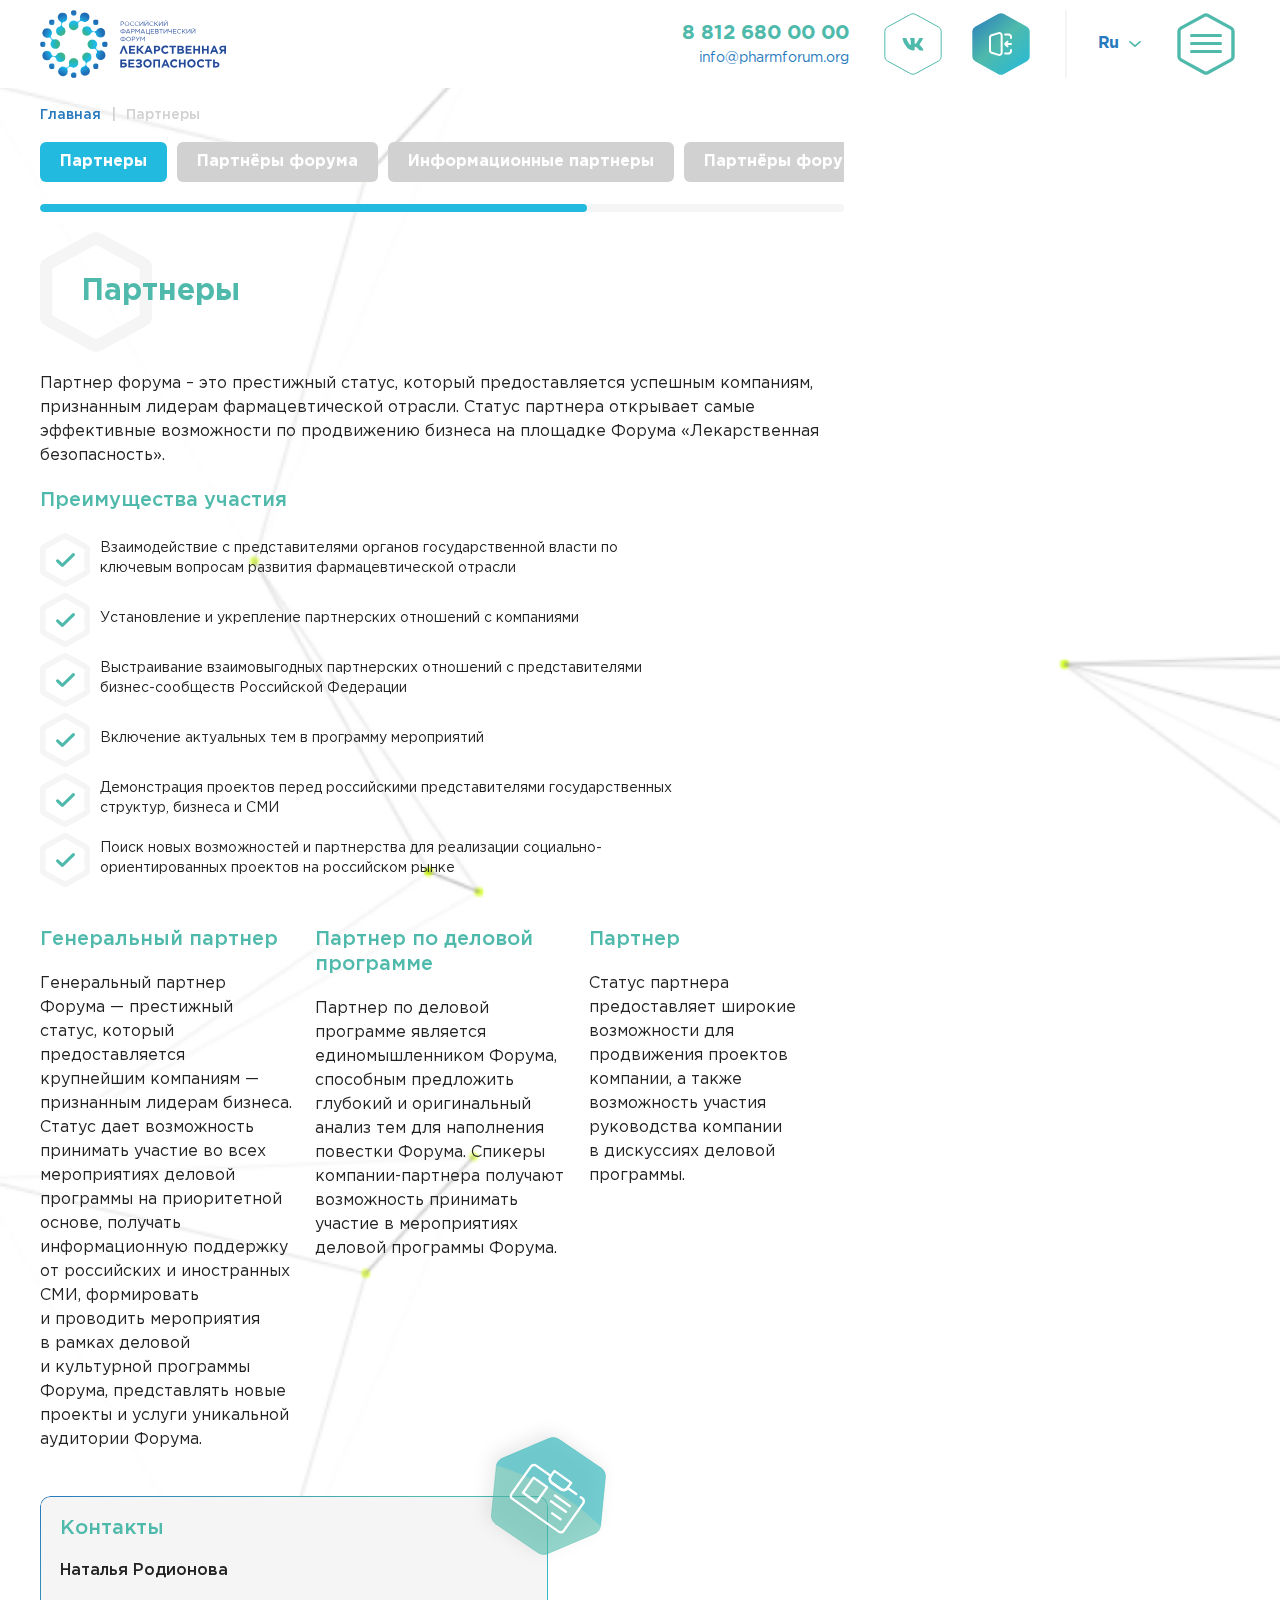
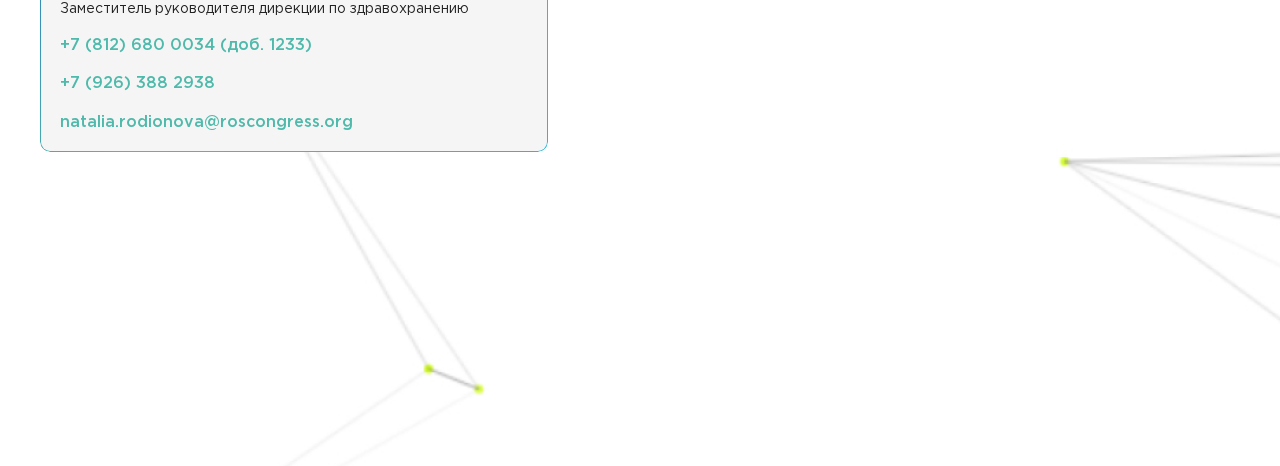
<file: partners.html>
<!DOCTYPE html>
<html lang="ru">

<head>
	<meta charset="UTF-8">
	<meta http-equiv="X-UA-Compatible" content="IE=edge">
	<meta http-equiv="Permissions-Policy" content="interest-cohort=()">
	<meta name="viewport" content="width=device-width, initial-scale=1.0">
	<title>РОССИЙСКИЙ ФАРМАЦЕВТИЧЕСКИЙ ФОРУМ - Партнеры</title>
	<meta property="og:title" content="РОССИЙСКИЙ ФАРМАЦЕВТИЧЕСКИЙ ФОРУМ - Партнеры">
	<meta property="og:description" content="Описание">
	<meta property="og:url" content="/">
	<meta property="og:site_name" content="РОССИЙСКИЙ ФАРМАЦЕВТИЧЕСКИЙ ФОРУМ - Партнеры">
	<!-- favicon -->
	<link rel="apple-touch-icon" sizes="180x180" href="img/favicon/apple-touch-icon.png">
	<link rel="icon" type="image/png" sizes="32x32" href="img/favicon/favicon-32x32.png">
	<link rel="icon" type="image/png" sizes="16x16" href="img/favicon/favicon-16x16.png">
	<link rel="manifest" href="img/favicon/site.webmanifest">
	<link rel="mask-icon" href="img/favicon//safari-pinned-tab.svg" color="#5bbad5">
	<meta name="msapplication-TileColor" content="#ffffff">
	<meta name="theme-color" content="#ffffff">
	<!-- styles -->
	<link rel="stylesheet" href="css/vendor.min.css">
	<link rel="stylesheet" href="css/app.min.css">
</head>

<body>
	<!-- wrapper -->
	<div class="wrapper">
		<!-- header -->
		<header class="header " id="header" data-aos="fade-in">
			<div class="container">
				<div class="header__wrapper">
					<a href="index.html" class="header__logotype">
						<img src="img/logotype.svg" width="186" height="68" alt="РОССИЙСКИЙ ФАРМАЦЕВТИЧЕСКИЙ ФОРУМ">
					</a>
					<nav class="nav header__nav">
						<ul class="nav__list">
							<li class="nav__item">
								<a href="#" class="nav__link">О форуме</a>
							</li>
							<li class="nav__item">
								<a href="#" class="nav__link">Программа</a>
							</li>
							<li class="nav__item">
								<a href="#" class="nav__link">Партнеры</a>
							</li>
							<li class="nav__item">
								<a href="#" class="nav__link">Участникам</a>
							</li>
							<li class="nav__item">
								<a href="#" class="nav__link">Новости</a>
							</li>
						</ul>
					</nav>
					<div class="header-contacts header__contacts">
						<a href="tel:88126800000" class="header-contacts__link">8 812 680 00 00</a>
						<a href="mailto:info@pharmforum.org" class="header-contacts__email">info@pharmforum.org</a>
					</div>
					<div class="header-controls header__controls">
						<div class="header-controls__wrapper">
							<div class="header-controls__list">
								<div class="header-controls__item">
									<a href="#" class="header-controls__btn">
										<svg>
											<use xlink:href="img/sprite.svg#icon-hexagon-vk"></use>
										</svg>
									</a>
								</div>
								<div class="header-controls__item">
									<a href="#" class="header-controls__btn">
										<img src="img/icon-hexagon-cabinet.svg" alt="Icon">
									</a>
								</div>
							</div>
							<div class="header-controls__select">
								<div class="c-language">
									<button class="c-language__trigger">
										<span>Ru</span>
										<svg>
											<use xlink:href="img/sprite.svg#icon-caret"></use>
										</svg>
									</button>
									<div class="c-language__dropdown">
										<ul class="c-language__list">
											<li class="c-language__item">
												<a href="#" class="c-language__link">Eng</a>
											</li>
										</ul>
									</div>
								</div>
							</div>
						</div>
					</div>
					<button class="hamburger" id="hamburger-toggle" aria-label="Меню">
						<svg class="hamburger__icon">
							<use xlink:href="img/sprite.svg#icon-hexagon"></use>
						</svg>
						<div class="hamburger__group">
							<span class="hamburger__inner"></span>
							<span class="hamburger__inner"></span>
							<span class="hamburger__inner"></span>
						</div>
					</button>
				</div>
			</div>
		</header>
		<!-- end of header -->
		<!-- content -->
		<div class="wrapper__content">
			<!-- content inner -->
			<section class="content-inner" id="content-inner">
				<div class="container">
					<!-- breadcrumbs -->
					<div class="breadcrumb" aria-label="Breadcrumb" data-aos="fade-up">
						<ol class="breadcrumb__list">
							<li class="breadcrumb__item">
								<a href="index.html" class="breadcrumb__link">Главная</a>
							</li>
							<li class="breadcrumb__item">
								<a href="partners.html" class="breadcrumb__link">Партнеры</a>
							</li>
						</ol>
					</div>
					<!-- end of breadcrumbs -->
					<div class="content-inner__wrap" data-aos="fade-up">
						<div class="content-inner__left">
							<div class="tabs content-inner__tabs">
								<div class="tabs__scroll" data-simplebar>
									<ul class="tabs__list">
										<li class="tabs__item is--active">
											<a href="#" class="tabs__tab">Партнеры</a>
										</li>
										<li class="tabs__item">
											<a href="#" class="tabs__tab">Партнёры форума</a>
										</li>
										<li class="tabs__item">
											<a href="#" class="tabs__tab">Информационные партнеры</a>
										</li>
										<li class="tabs__item">
											<a href="#" class="tabs__tab">Партнёры форума</a>
										</li>
										<li class="tabs__item">
											<a href="#" class="tabs__tab">Информационные партнеры</a>
										</li>
									</ul>
								</div>
							</div>
							<div class="section-top">
								<h2 class="section-top__title">Партнеры</h2>
							</div>
							<div class="content-inner__content content">
								<p>Партнер форума – это престижный статус, который предоставляется успешным компаниям, признанным лидерам фармацевтической отрасли. Статус партнера открывает самые эффективные возможности по продвижению бизнеса на площадке Форума «Лекарственная безопасность».</p>
								<h2>Преимущества участия</h2>
								<ul class="decor-marks">
									<li>Взаимодействие с представителями органов государственной власти по ключевым вопросам развития фармацевтической отрасли</li>
									<li>Установление и укрепление партнерских отношений с компаниями</li>
									<li>Выстраивание взаимовыгодных партнерских отношений с представителями бизнес-сообществ Российской Федерации</li>
									<li>Включение актуальных тем в программу мероприятий</li>
									<li>Демонстрация проектов перед российскими представителями государственных структур, бизнеса и СМИ</li>
									<li>Поиск новых возможностей и партнерства для реализации социально-ориентированных проектов на российском рынке</li>
								</ul>
								<br>
								<div class="content-columns">
									<div class="content-columns__wrapper">
										<div class="content-columns__item">
											<h2>Генеральный партнер</h2>
											<p>Генеральный партнер Форума — престижный статус, который предоставляется крупнейшим компаниям — признанным лидерам бизнеса. Статус дает возможность принимать участие во всех мероприятиях деловой программы на приоритетной основе, получать информационную поддержку от российских и иностранных СМИ, формировать и проводить мероприятия в рамках деловой и культурной программы Форума, представлять новые проекты и услуги уникальной аудитории Форума.</p>
										</div>
										<div class="content-columns__item">
											<h2>Партнер по деловой программе</h2>
											<p>Партнер по деловой программе является единомышленником Форума, способным предложить глубокий и оригинальный анализ тем для наполнения повестки Форума. Спикеры компании-партнера получают возможность принимать участие в мероприятиях деловой программы Форума.</p>
										</div>
										<div class="content-columns__item">
											<h2>Партнер</h2>
											<p>Статус партнера предоставляет широкие возможности для продвижения проектов компании, а также возможность участия руководства компании в дискуссиях деловой программы.</p>
										</div>
									</div>
								</div>
								<br>
								<div class="content-contacts content-contacts--top">
									<div class="content-contacts__wrap">
										<h2>Контакты</h2>
										<h4>Наталья Родионова</h4>
										<p>Заместитель руководителя дирекции по здравохранению</p>
										<a href="tel:78126800034">+7 (812) 680 0034 (доб. 1233)</a>
										<a href="tel:79263882938">+7 (926) 388 2938</a>
										<a href="mailto:natalia.rodionova@roscongress.org">natalia.rodionova@roscongress.org</a>
									</div>
								</div>
							</div>
						</div>
						<div class="content-inner__right"></div>
					</div>
				</div>
			</section>
			<!-- end of content inner -->
		</div>
		<!-- end of content -->
		<div class="body-bg" style="background-image: url(img/body-bg.jpg);" data-aos="fade-in"></div>
		<!-- footer -->
		<footer class="footer" id="footer" data-aos="fade-in">
			<div class="container">
				<a href="index.html" class="footer__logotype">
					<img src="img/logotype-white.svg" width="244" height="90" alt="РОССИЙСКИЙ ФАРМАЦЕВТИЧЕСКИЙ ФОРУМ">
				</a>
				<div class="footer__bottom">
					<ul class="footer__list">
						<li class="footer__list-item">
							<a href="#" class="footer__link">Политика конфиденциальности</a>
						</li>
					</ul>
					<p class="footer__copyright">© 2024,Российский фармацевтический форум «Лекарственная безопасность». Все права защищены.</p>
				</div>
			</div>
		</footer>
		<!-- end of footer -->
	</div>
	<!-- end of wrapper -->
	<!-- menu -->
	<div class="menu" id="menu">
		<div class="menu__wrap">
			<div class="menu__main">
				<div class="menu__column">
					<ul class="menu__list">
						<li class="menu__list-item menu__list-item--grey">
							<a href="#" class="menu__link">Форум</a>
						</li>
						<li class="menu__list-item">
							<a href="#" class="menu__link">О форуме</a>
						</li>
						<li class="menu__list-item">
							<a href="#" class="menu__link">Программа</a>
						</li>
						<li class="menu__list-item">
							<a href="#" class="menu__link">Новости</a>
						</li>
					</ul>
				</div>
				<div class="menu__column">
					<ul class="menu__list">
						<li class="menu__list-item">
							<div class="menu__list-elem">
								<a href="#" class="menu__link menu__link--trigger">
									<span>Партнеры</span>
									<svg>
										<use xlink:href="img/sprite.svg#icon-caret"></use>
									</svg>
								</a>
								<ul class="menu__sublist">
									<li class="menu__sublist-item">
										<a href="#" class="menu__sublink">Партнеры</a>
									</li>
									<li class="menu__sublist-item">
										<a href="#" class="menu__sublink">Партнёры форума</a>
									</li>
									<li class="menu__sublist-item">
										<a href="#" class="menu__sublink">Информационные партнеры</a>
									</li>
								</ul>
							</div>
						</li>
					</ul>
				</div>
				<div class="menu__column">
					<ul class="menu__list">
						<li class="menu__list-item">
							<div class="menu__list-elem">
								<a href="#" class="menu__link menu__link--trigger">
									<span>Участникам</span>
									<svg>
										<use xlink:href="img/sprite.svg#icon-caret"></use>
									</svg>
								</a>
								<ul class="menu__sublist">
									<li class="menu__sublist-item">
										<a href="#" class="menu__sublink">Стать участником</a>
									</li>
									<li class="menu__sublist-item">
										<a href="#" class="menu__sublink">Оплата участия</a>
									</li>
									<li class="menu__sublist-item">
										<a href="#" class="menu__sublink">Личный кабинет</a>
									</li>
								</ul>
							</div>
						</li>
					</ul>
				</div>
			</div>
			<div class="menu__bottom">
				<a href="#" class="menu__btn btn">Программа</a>
				<address class="menu__location">
					<svg class="menu__location-icon">
						<use xlink:href="img/sprite.svg#icon-location"></use>
					</svg>
					<span class="menu__location-group">
						<span class="menu__location-date">5 июня 2024</span>
						<span class="menu__location-place">Санкт-Петербург, <br>КВЦ «Экспофорум»</span>
					</span>
				</address>
			</div>
		</div>
	</div>
	<!-- end of menu -->
	<!-- scripts -->
	<script src="js/vendor.min.js"></script>
	<script src="js/app.min.js"></script>
</body>

</html>
</file>
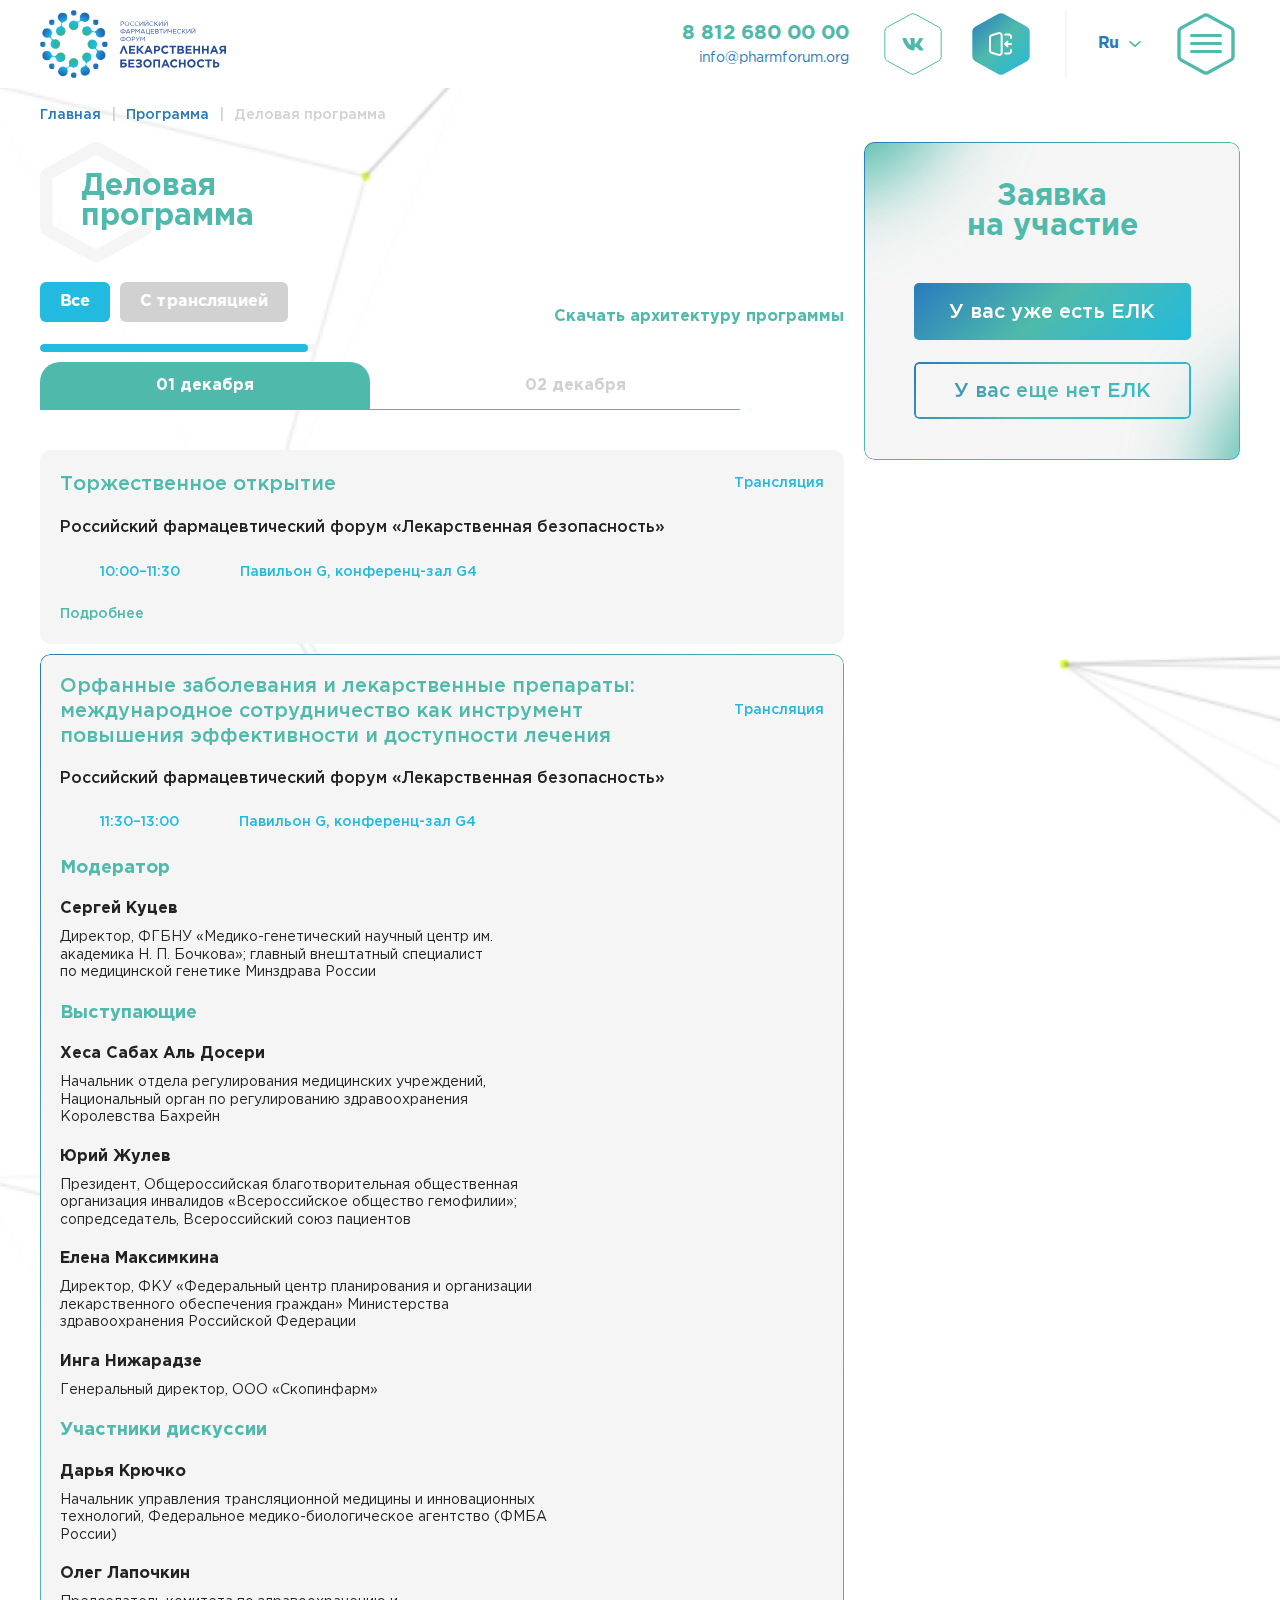
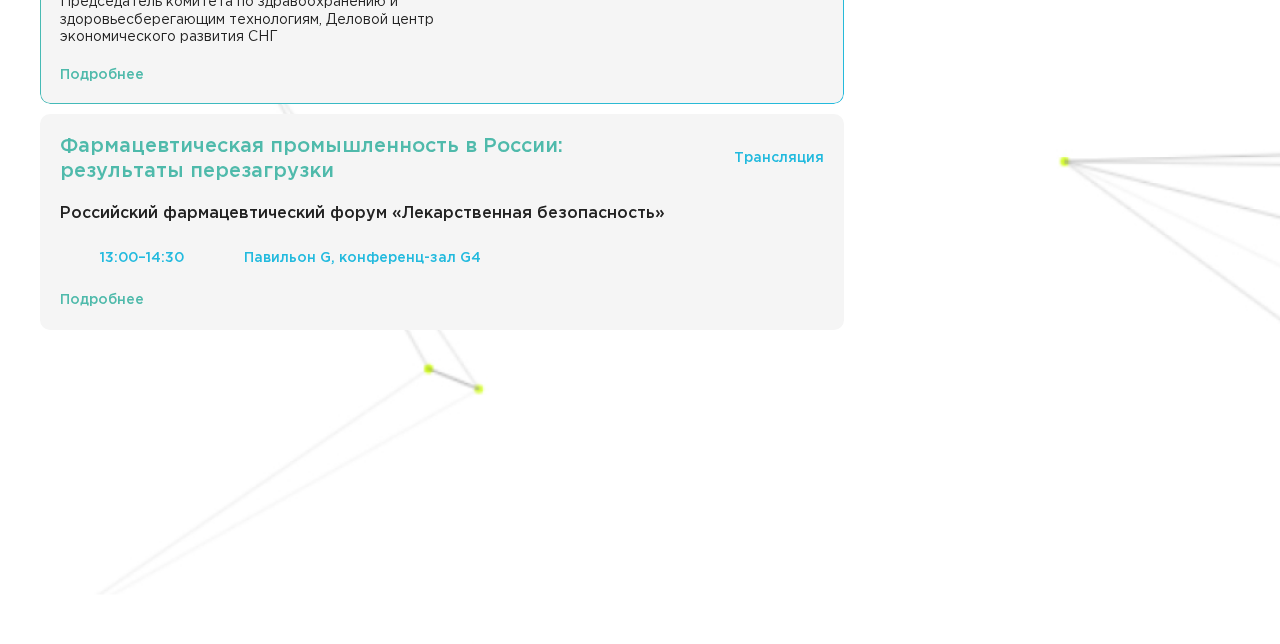
<file: programs.html>
<!DOCTYPE html>
<html lang="ru">

<head>
	<meta charset="UTF-8">
	<meta http-equiv="X-UA-Compatible" content="IE=edge">
	<meta http-equiv="Permissions-Policy" content="interest-cohort=()">
	<meta name="viewport" content="width=device-width, initial-scale=1.0">
	<title>РОССИЙСКИЙ ФАРМАЦЕВТИЧЕСКИЙ ФОРУМ - Деловая программа</title>
	<meta property="og:title" content="РОССИЙСКИЙ ФАРМАЦЕВТИЧЕСКИЙ ФОРУМ - Деловая программа">
	<meta property="og:description" content="Описание">
	<meta property="og:url" content="/">
	<meta property="og:site_name" content="РОССИЙСКИЙ ФАРМАЦЕВТИЧЕСКИЙ ФОРУМ - Деловая программа">
	<!-- favicon -->
	<link rel="apple-touch-icon" sizes="180x180" href="img/favicon/apple-touch-icon.png">
	<link rel="icon" type="image/png" sizes="32x32" href="img/favicon/favicon-32x32.png">
	<link rel="icon" type="image/png" sizes="16x16" href="img/favicon/favicon-16x16.png">
	<link rel="manifest" href="img/favicon/site.webmanifest">
	<link rel="mask-icon" href="img/favicon//safari-pinned-tab.svg" color="#5bbad5">
	<meta name="msapplication-TileColor" content="#ffffff">
	<meta name="theme-color" content="#ffffff">
	<!-- styles -->
	<link rel="stylesheet" href="css/vendor.min.css">
	<link rel="stylesheet" href="css/app.min.css">
</head>

<body>
	<!-- wrapper -->
	<div class="wrapper">
		<!-- header -->
		<header class="header " id="header" data-aos="fade-in">
			<div class="container">
				<div class="header__wrapper">
					<a href="index.html" class="header__logotype">
						<img src="img/logotype.svg" width="186" height="68" alt="РОССИЙСКИЙ ФАРМАЦЕВТИЧЕСКИЙ ФОРУМ">
					</a>
					<nav class="nav header__nav">
						<ul class="nav__list">
							<li class="nav__item">
								<a href="#" class="nav__link">О форуме</a>
							</li>
							<li class="nav__item">
								<a href="#" class="nav__link">Программа</a>
							</li>
							<li class="nav__item">
								<a href="#" class="nav__link">Партнеры</a>
							</li>
							<li class="nav__item">
								<a href="#" class="nav__link">Участникам</a>
							</li>
							<li class="nav__item">
								<a href="#" class="nav__link">Новости</a>
							</li>
						</ul>
					</nav>
					<div class="header-contacts header__contacts">
						<a href="tel:88126800000" class="header-contacts__link">8 812 680 00 00</a>
						<a href="mailto:info@pharmforum.org" class="header-contacts__email">info@pharmforum.org</a>
					</div>
					<div class="header-controls header__controls">
						<div class="header-controls__wrapper">
							<div class="header-controls__list">
								<div class="header-controls__item">
									<a href="#" class="header-controls__btn">
										<svg>
											<use xlink:href="img/sprite.svg#icon-hexagon-vk"></use>
										</svg>
									</a>
								</div>
								<div class="header-controls__item">
									<a href="#" class="header-controls__btn">
										<img src="img/icon-hexagon-cabinet.svg" alt="Icon">
									</a>
								</div>
							</div>
							<div class="header-controls__select">
								<div class="c-language">
									<button class="c-language__trigger">
										<span>Ru</span>
										<svg>
											<use xlink:href="img/sprite.svg#icon-caret"></use>
										</svg>
									</button>
									<div class="c-language__dropdown">
										<ul class="c-language__list">
											<li class="c-language__item">
												<a href="#" class="c-language__link">Eng</a>
											</li>
										</ul>
									</div>
								</div>
							</div>
						</div>
					</div>
					<button class="hamburger" id="hamburger-toggle" aria-label="Меню">
						<svg class="hamburger__icon">
							<use xlink:href="img/sprite.svg#icon-hexagon"></use>
						</svg>
						<div class="hamburger__group">
							<span class="hamburger__inner"></span>
							<span class="hamburger__inner"></span>
							<span class="hamburger__inner"></span>
						</div>
					</button>
				</div>
			</div>
		</header>
		<!-- end of header -->
		<!-- content -->
		<div class="wrapper__content">
			<!-- programs -->
			<section class="programs" id="programs">
				<div class="container">
					<!-- breadcrumbs -->
					<div class="breadcrumb" aria-label="Breadcrumb" data-aos="fade-up">
						<ol class="breadcrumb__list">
							<li class="breadcrumb__item">
								<a href="index.html" class="breadcrumb__link">Главная</a>
							</li>
							<li class="breadcrumb__item">
								<a href="programs.html" class="breadcrumb__link">Программа</a>
							</li>
							<li class="breadcrumb__item">
								<a href="programs.html" class="breadcrumb__link">Деловая программа</a>
							</li>
						</ol>
					</div>
					<!-- end of breadcrumbs -->
					<div class="programs__wrap">
						<div class="programs__left" data-aos="fade-up">
							<div class="section-top">
								<h2 class="section-top__title">Деловая <br>программа</h2>
							</div>
							<div class="programs__top">
								<div class="tabs programs__tabs">
									<div class="tabs__scroll" data-simplebar>
										<ul class="tabs__list">
											<li class="tabs__item is--active">
												<a href="#" class="tabs__tab">Все</a>
											</li>
											<li class="tabs__item">
												<a href="#" class="tabs__tab">С трансляцией</a>
											</li>
										</ul>
									</div>
								</div>
								<a href="#" class="programs__download">
									<svg>
										<use xlink:href="img/sprite.svg#icon-hexagon-download"></use>
									</svg>
									<span>Скачать архитектуру программы</span>
								</a>
							</div>
							<div class="programs-dates programs__dates">
								<div class="programs-dates__wrapper">
									<div class="programs-dates__item is--active">
										<a href="#" class="programs-dates__date">01 декабря</a>
									</div>
									<div class="programs-dates__item">
										<a href="#" class="programs-dates__date">02 декабря</a>
									</div>
								</div>
							</div>
							<div class="programs__wrapper">
								<div class="programs-card programs__item">
									<div class="programs-card__top">
										<a href="#" class="programs-card__title">Торжественное открытие</a>
										<div class="programs-card__media">
											<svg>
												<use xlink:href="img/sprite.svg#icon-hexagon-broadcasts"></use>
											</svg>
											<span>Трансляция</span>
										</div>
									</div>
									<span class="programs-card__name">Российский фармацевтический форум «Лекарственная безопасность»</span>
									<div class="programs-card__details">
										<span class="programs-card__details-item">
											<svg>
												<use xlink:href="img/sprite.svg#icon-hexagon-time"></use>
											</svg>
											<span>10:00–11:30</span>
										</span>
										<span class="programs-card__details-item">
											<svg>
												<use xlink:href="img/sprite.svg#icon-hexagon-location"></use>
											</svg>
											<span>Павильон G, конференц-зал G4</span>
										</span>
									</div>
									<a href="#" class="programs-card__more">
										<span>Подробнее</span>
										<svg>
											<use xlink:href="img/sprite.svg#icon-arrow-more"></use>
										</svg>
									</a>
								</div>
								<div class="programs-card programs-card--border programs__item">
									<div class="programs-card__top">
										<a href="#" class="programs-card__title">Орфанные заболевания и лекарственные препараты: международное сотрудничество как инструмент повышения эффективности и доступности лечения</a>
										<div class="programs-card__media">
											<svg>
												<use xlink:href="img/sprite.svg#icon-hexagon-broadcasts"></use>
											</svg>
											<span>Трансляция</span>
										</div>
									</div>
									<span class="programs-card__name">Российский фармацевтический форум «Лекарственная безопасность»</span>
									<div class="programs-card__details">
										<span class="programs-card__details-item">
											<svg>
												<use xlink:href="img/sprite.svg#icon-hexagon-time"></use>
											</svg>
											<span>11:30–13:00</span>
										</span>
										<span class="programs-card__details-item">
											<svg>
												<use xlink:href="img/sprite.svg#icon-hexagon-location"></use>
											</svg>
											<span>Павильон G, конференц-зал G4</span>
										</span>
									</div>
									<div class="programs-speakers programs-card__speakers">
										<div class="programs-speakers__wrap">
											<h3 class="programs-speakers__title">Модератор</h3>
											<div class="programs-speakers__wrapper">
												<div class="programs-speakers__item">
													<a href="#" class="programs-speakers__name modal-btn" data-id="modal-speaker">Сергей Куцев</a>
													<span class="programs-speakers__position">Директор, ФГБНУ «Медико-генетический научный центр им. академика Н. П. Бочкова»; главный внештатный специалист по медицинской генетике Минздрава России</span>
												</div>
											</div>
										</div>
										<div class="programs-speakers__wrap">
											<h3 class="programs-speakers__title">Выступающие</h3>
											<div class="programs-speakers__wrapper">
												<div class="programs-speakers__item">
													<a href="#" class="programs-speakers__name modal-btn" data-id="modal-speaker">Хеса Сабах Аль Досери</a>
													<span class="programs-speakers__position">Начальник отдела регулирования медицинских учреждений, Национальный орган по регулированию здравоохранения Королевства Бахрейн</span>
												</div>
												<div class="programs-speakers__item">
													<a href="#" class="programs-speakers__name modal-btn" data-id="modal-speaker">Юрий Жулев</a>
													<span class="programs-speakers__position">Президент, Общероссийская благотворительная общественная организация инвалидов «Всероссийское общество гемофилии»; сопредседатель, Всероссийский союз пациентов</span>
												</div>
												<div class="programs-speakers__item">
													<a href="#" class="programs-speakers__name modal-btn" data-id="modal-speaker">Елена Максимкина</a>
													<span class="programs-speakers__position">Директор, ФКУ «Федеральный центр планирования и организации лекарственного обеспечения граждан» Министерства здравоохранения Российской Федерации</span>
												</div>
												<div class="programs-speakers__item">
													<a href="#" class="programs-speakers__name modal-btn" data-id="modal-speaker">Инга Нижарадзе</a>
													<span class="programs-speakers__position">Генеральный директор, ООО «Скопинфарм»</span>
												</div>
											</div>
										</div>
										<div class="programs-speakers__wrap">
											<h3 class="programs-speakers__title">Участники дискуссии</h3>
											<div class="programs-speakers__wrapper">
												<div class="programs-speakers__item">
													<a href="#" class="programs-speakers__name modal-btn" data-id="modal-speaker">Дарья Крючко</a>
													<span class="programs-speakers__position">Начальник управления трансляционной медицины и инновационных технологий, Федеральное медико-биологическое агентство (ФМБА России)</span>
												</div>
												<div class="programs-speakers__item">
													<a href="#" class="programs-speakers__name modal-btn" data-id="modal-speaker">Олег Лапочкин</a>
													<span class="programs-speakers__position">Председатель комитета по здравоохранению и здоровьесберегающим технологиям, Деловой центр экономического развития СНГ</span>
												</div>
											</div>
										</div>
									</div>
									<a href="#" class="programs-card__more">
										<span>Подробнее</span>
										<svg>
											<use xlink:href="img/sprite.svg#icon-arrow-more"></use>
										</svg>
									</a>
								</div>
								<div class="programs-card programs__item">
									<div class="programs-card__top">
										<a href="#" class="programs-card__title">Фармацевтическая промышленность в России: результаты перезагрузки</a>
										<div class="programs-card__media">
											<svg>
												<use xlink:href="img/sprite.svg#icon-hexagon-broadcasts"></use>
											</svg>
											<span>Трансляция</span>
										</div>
									</div>
									<span class="programs-card__name">Российский фармацевтический форум «Лекарственная безопасность»</span>
									<div class="programs-card__details">
										<span class="programs-card__details-item">
											<svg>
												<use xlink:href="img/sprite.svg#icon-hexagon-time"></use>
											</svg>
											<span>13:00–14:30</span>
										</span>
										<span class="programs-card__details-item">
											<svg>
												<use xlink:href="img/sprite.svg#icon-hexagon-location"></use>
											</svg>
											<span>Павильон G, конференц-зал G4</span>
										</span>
									</div>
									<a href="#" class="programs-card__more">
										<span>Подробнее</span>
										<svg>
											<use xlink:href="img/sprite.svg#icon-arrow-more"></use>
										</svg>
									</a>
								</div>
							</div>
						</div>
						<div class="programs__right" data-aos="fade-up">
							<div class="request-participate programs__request-participate">
								<div class="request-participate__wrap">
									<div class="request-participate__wrapper">
										<h3 class="request-participate__title">Заявка на участие</h3>
										<div class="request-participate__buttons">
											<a href="#" class="request-participate__btn btn">У вас уже есть ЕЛК</a>
											<a href="#" class="request-participate__btn btn btn--border">У вас еще нет ЕЛК</a>
										</div>
									</div>
								</div>
							</div>
						</div>
					</div>
				</div>
			</section>
			<!-- end of programs -->
		</div>
		<!-- end of content -->
		<div class="body-bg" style="background-image: url(img/body-bg.jpg);" data-aos="fade-in"></div>
		<!-- footer -->
		<footer class="footer" id="footer" data-aos="fade-in">
			<div class="container">
				<a href="index.html" class="footer__logotype">
					<img src="img/logotype-white.svg" width="244" height="90" alt="РОССИЙСКИЙ ФАРМАЦЕВТИЧЕСКИЙ ФОРУМ">
				</a>
				<div class="footer__bottom">
					<ul class="footer__list">
						<li class="footer__list-item">
							<a href="#" class="footer__link">Политика конфиденциальности</a>
						</li>
					</ul>
					<p class="footer__copyright">© 2024,Российский фармацевтический форум «Лекарственная безопасность». Все права защищены.</p>
				</div>
			</div>
		</footer>
		<!-- end of footer -->
	</div>
	<!-- end of wrapper -->
	<!-- menu -->
	<div class="menu" id="menu">
		<div class="menu__wrap">
			<div class="menu__main">
				<div class="menu__column">
					<ul class="menu__list">
						<li class="menu__list-item menu__list-item--grey">
							<a href="#" class="menu__link">Форум</a>
						</li>
						<li class="menu__list-item">
							<a href="#" class="menu__link">О форуме</a>
						</li>
						<li class="menu__list-item">
							<a href="#" class="menu__link">Программа</a>
						</li>
						<li class="menu__list-item">
							<a href="#" class="menu__link">Новости</a>
						</li>
					</ul>
				</div>
				<div class="menu__column">
					<ul class="menu__list">
						<li class="menu__list-item">
							<div class="menu__list-elem">
								<a href="#" class="menu__link menu__link--trigger">
									<span>Партнеры</span>
									<svg>
										<use xlink:href="img/sprite.svg#icon-caret"></use>
									</svg>
								</a>
								<ul class="menu__sublist">
									<li class="menu__sublist-item">
										<a href="#" class="menu__sublink">Партнеры</a>
									</li>
									<li class="menu__sublist-item">
										<a href="#" class="menu__sublink">Партнёры форума</a>
									</li>
									<li class="menu__sublist-item">
										<a href="#" class="menu__sublink">Информационные партнеры</a>
									</li>
								</ul>
							</div>
						</li>
					</ul>
				</div>
				<div class="menu__column">
					<ul class="menu__list">
						<li class="menu__list-item">
							<div class="menu__list-elem">
								<a href="#" class="menu__link menu__link--trigger">
									<span>Участникам</span>
									<svg>
										<use xlink:href="img/sprite.svg#icon-caret"></use>
									</svg>
								</a>
								<ul class="menu__sublist">
									<li class="menu__sublist-item">
										<a href="#" class="menu__sublink">Стать участником</a>
									</li>
									<li class="menu__sublist-item">
										<a href="#" class="menu__sublink">Оплата участия</a>
									</li>
									<li class="menu__sublist-item">
										<a href="#" class="menu__sublink">Личный кабинет</a>
									</li>
								</ul>
							</div>
						</li>
					</ul>
				</div>
			</div>
			<div class="menu__bottom">
				<a href="#" class="menu__btn btn">Программа</a>
				<address class="menu__location">
					<svg class="menu__location-icon">
						<use xlink:href="img/sprite.svg#icon-location"></use>
					</svg>
					<span class="menu__location-group">
						<span class="menu__location-date">5 июня 2024</span>
						<span class="menu__location-place">Санкт-Петербург, <br>КВЦ «Экспофорум»</span>
					</span>
				</address>
			</div>
		</div>
	</div>
	<!-- end of menu -->
	<!-- modals -->
	<div class="modal" id="modal-speaker">
		<div class="modal__wrap">
			<div class="modal__wrapper">
				<div class="modal__content">
					<button class="modal__close-btn modal__close">
						<svg>
							<use xlink:href="img/sprite.svg#icon-close"></use>
						</svg>
					</button>
					<div class="speaker">
						<div class="speaker__wrapper">
							<div class="speaker__top">
								<picture class="speaker__img">
									<img src="img/speakers-01.jpg" alt="Image">
								</picture>
								<div class="speaker__block">
									<h3 class="speaker__title">Михаил Мурашко</h3>
									<span class="speaker__help">Министр здравоохранения Российской Федерации</span>
								</div>
							</div>
							<div class="speaker__body">
								<div class="speaker__content content">
									<p>Эксперт, имеющий многолетний опыт проведения социологических и маркетинговых исследований. Один из ведущих специалистов в области социально-политических исследований, информационной политики,коммуникационных технологий и интернет-исследований. Член 5 национальных и международных профессиональных, научных и экспертных обществ.</p>
									<p>Кирилл Родин окончил Московский государственный университет им. М.В. Ломоносова по направлению методология и методика социологических исследований в 2002 году.После окончания университета продолжительное время работал на выборных кампаниях в органы государственной власти.</p>
								</div>
							</div>
						</div>
					</div>
				</div>
			</div>
		</div>
	</div>
	<!-- end of modals -->
	<!-- scripts -->
	<script src="js/vendor.min.js"></script>
	<script src="js/app.min.js"></script>
</body>

</html>
</file>
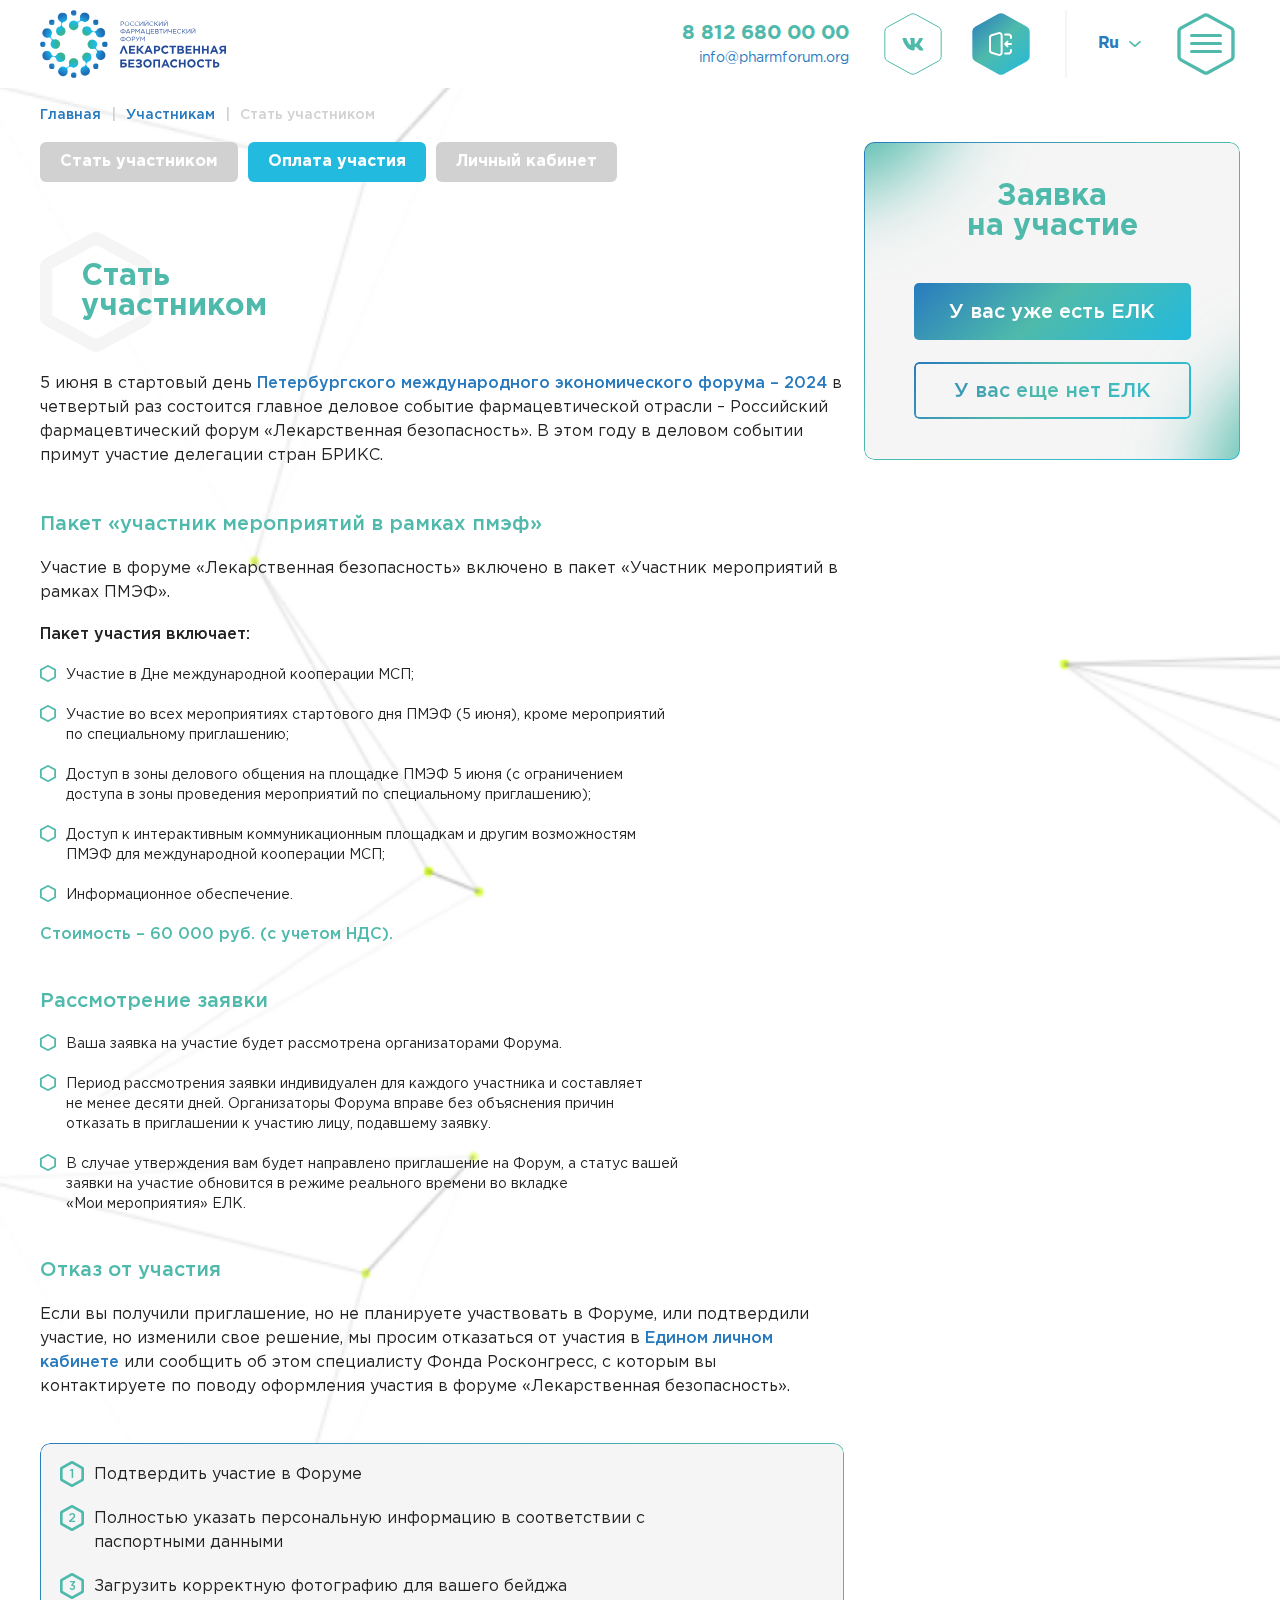
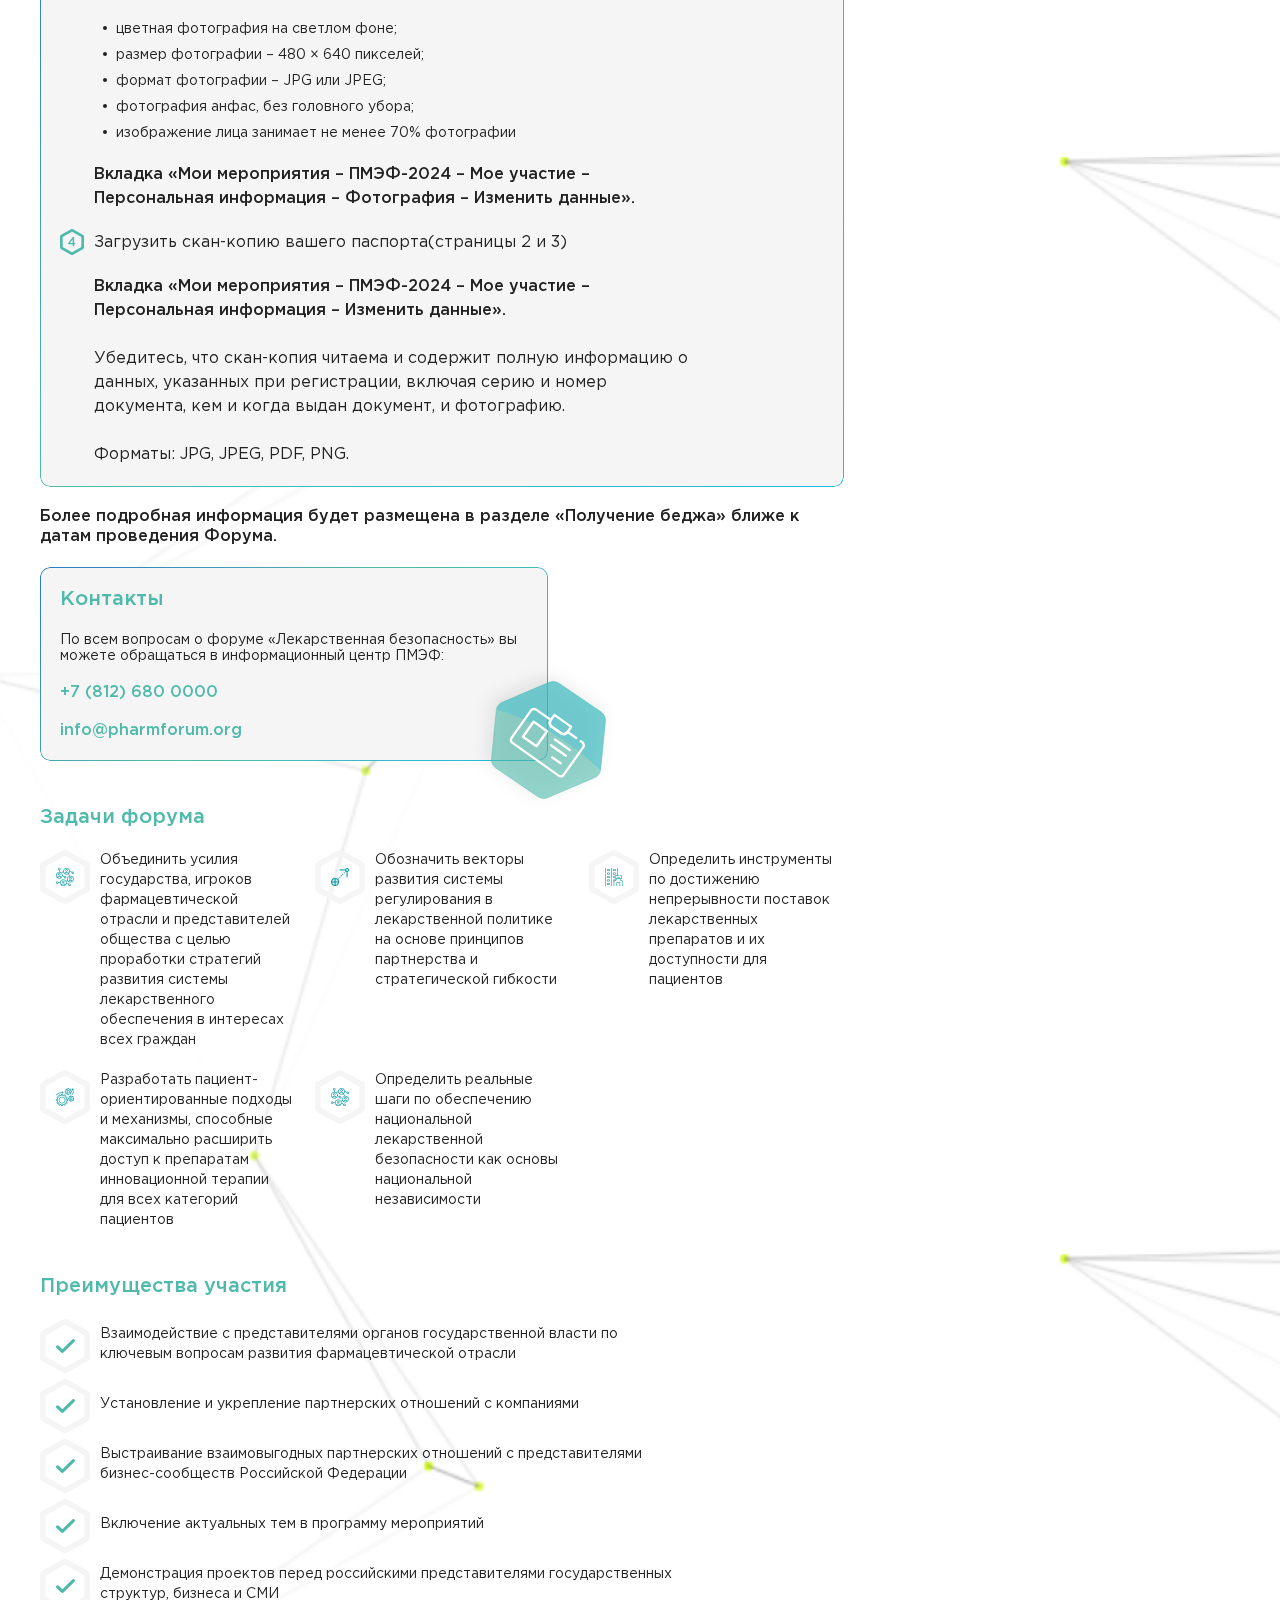
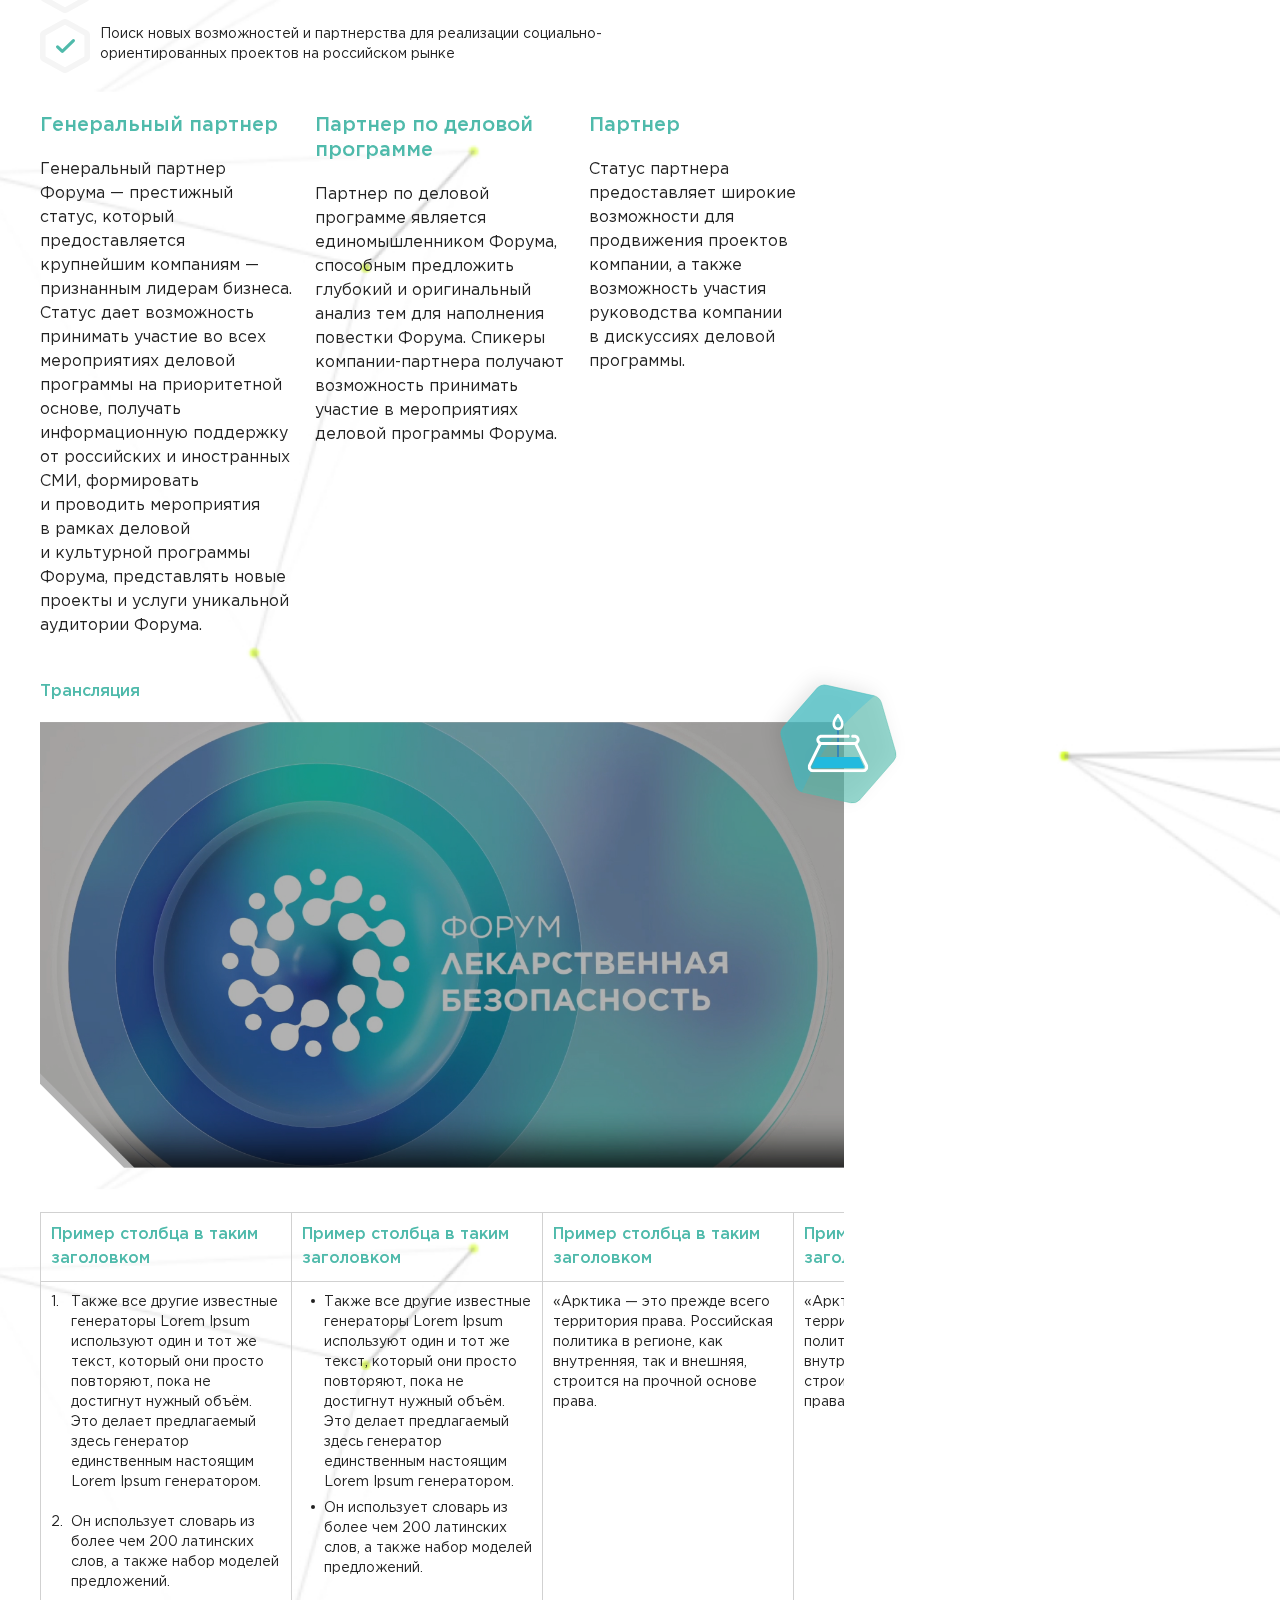
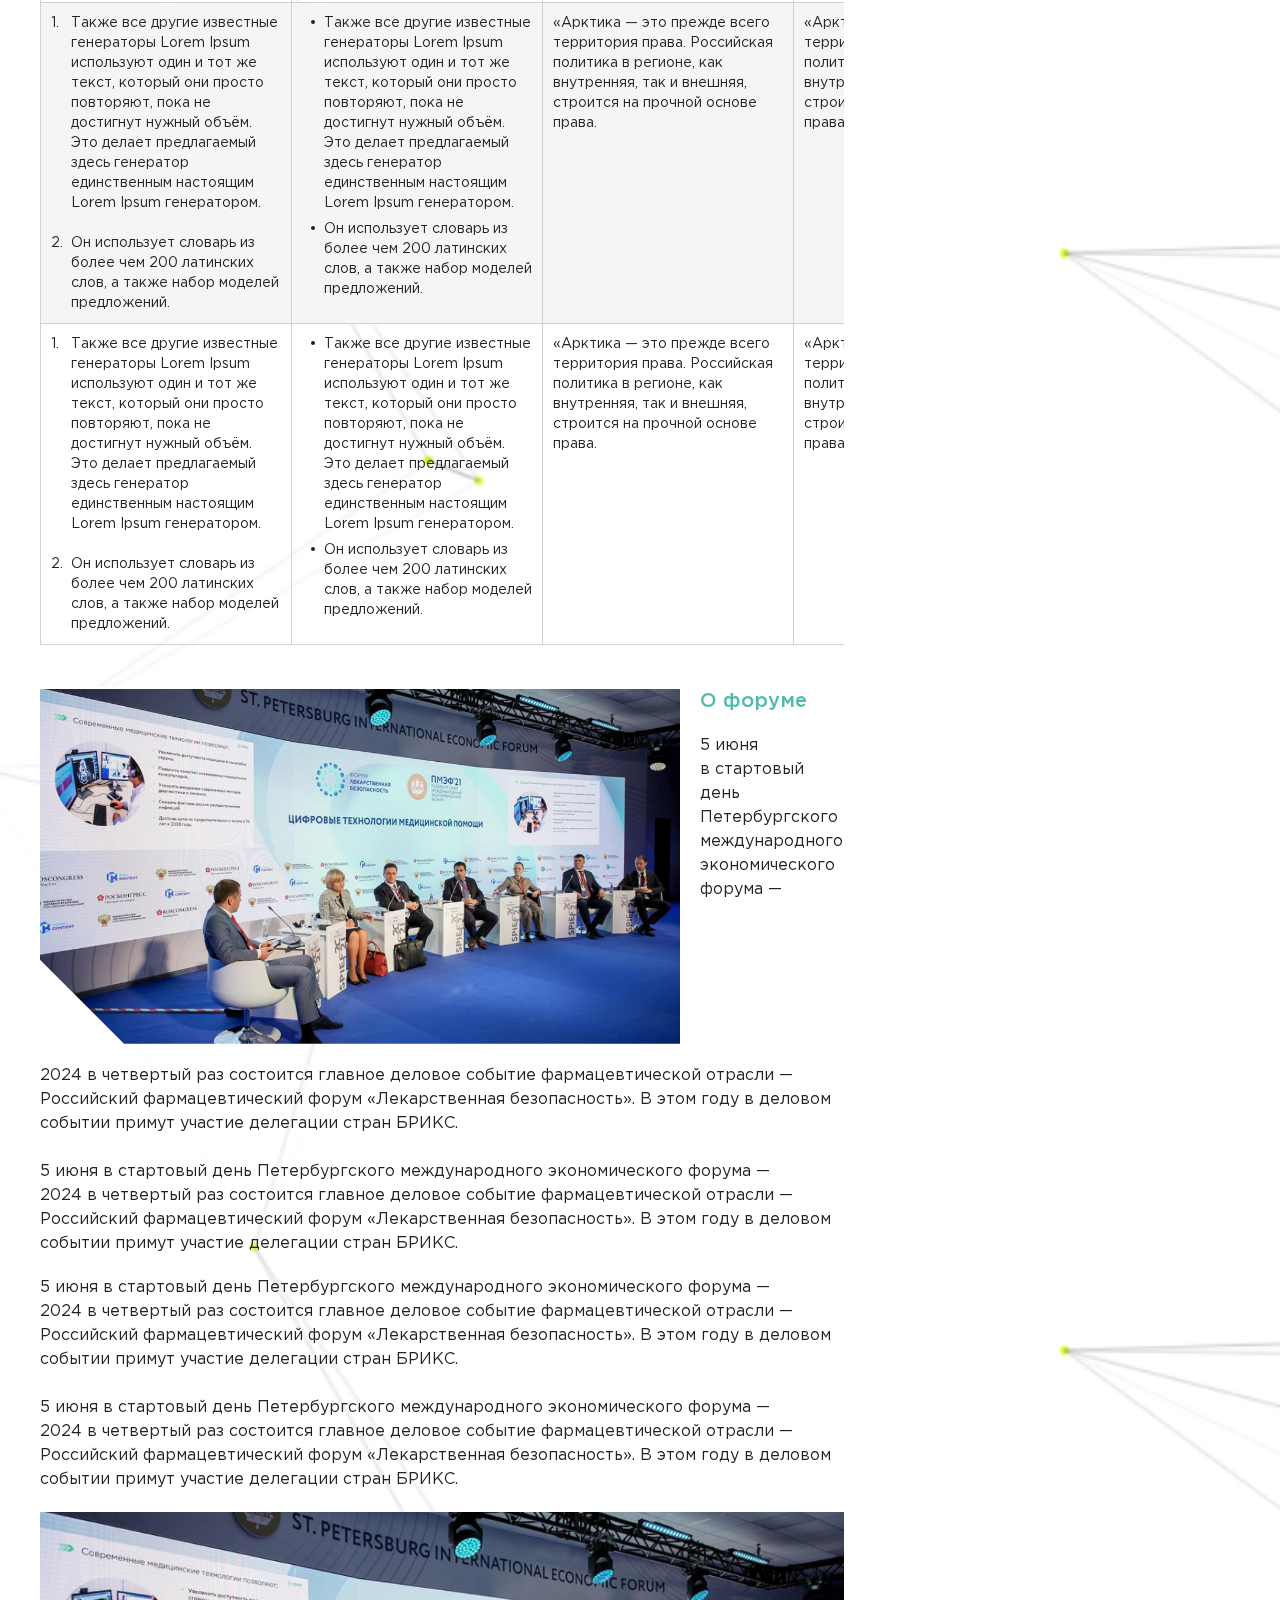
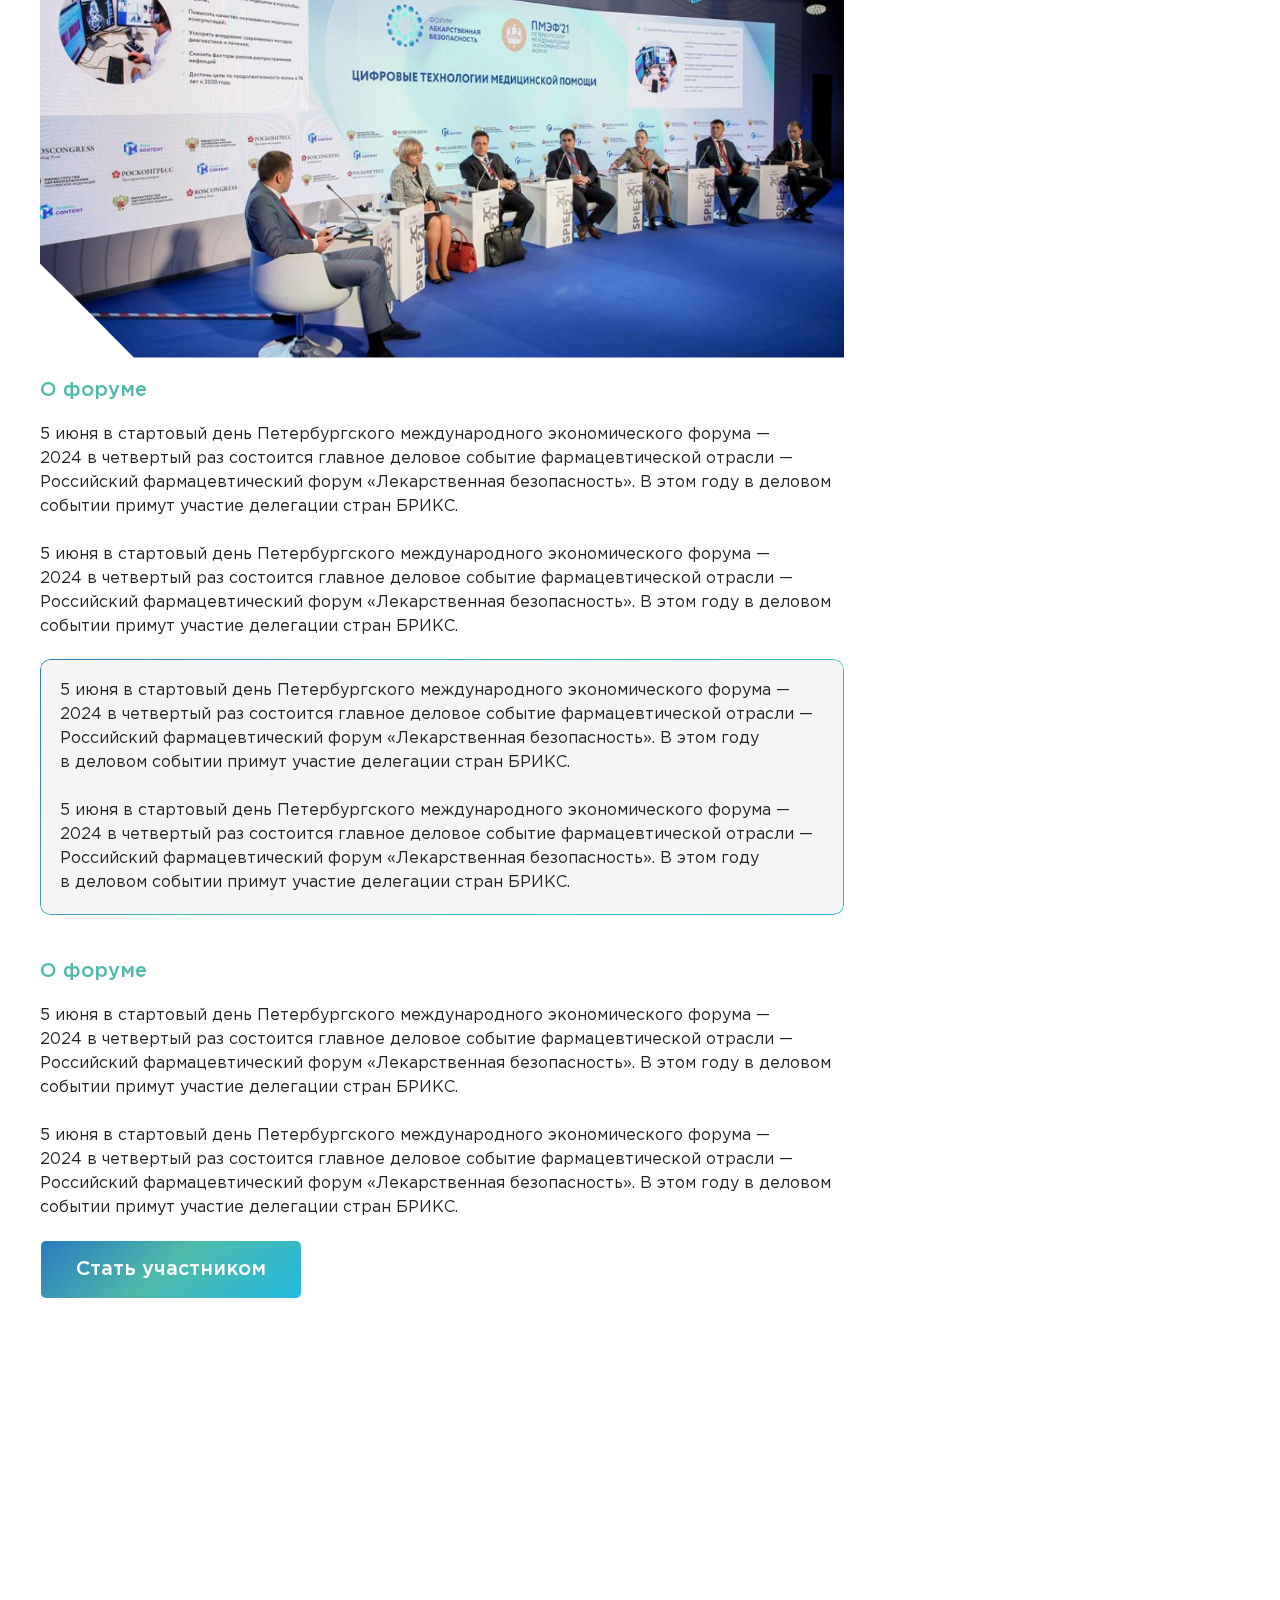
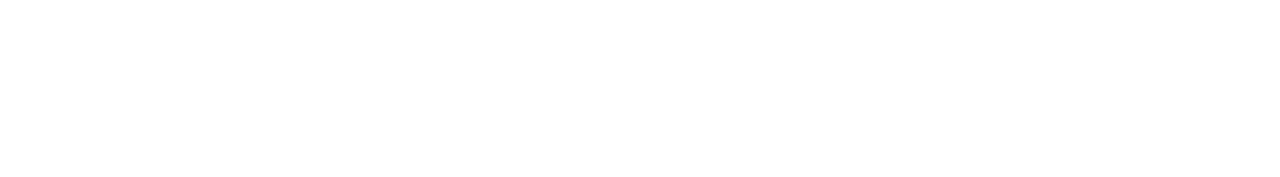
<file: sample-page.html>
<!DOCTYPE html>
<html lang="ru">

<head>
	<meta charset="UTF-8">
	<meta http-equiv="X-UA-Compatible" content="IE=edge">
	<meta http-equiv="Permissions-Policy" content="interest-cohort=()">
	<meta name="viewport" content="width=device-width, initial-scale=1.0">
	<title>РОССИЙСКИЙ ФАРМАЦЕВТИЧЕСКИЙ ФОРУМ - Стать участником</title>
	<meta property="og:title" content="РОССИЙСКИЙ ФАРМАЦЕВТИЧЕСКИЙ ФОРУМ - Стать участником">
	<meta property="og:description" content="Описание">
	<meta property="og:url" content="/">
	<meta property="og:site_name" content="РОССИЙСКИЙ ФАРМАЦЕВТИЧЕСКИЙ ФОРУМ - Стать участником">
	<!-- favicon -->
	<link rel="apple-touch-icon" sizes="180x180" href="img/favicon/apple-touch-icon.png">
	<link rel="icon" type="image/png" sizes="32x32" href="img/favicon/favicon-32x32.png">
	<link rel="icon" type="image/png" sizes="16x16" href="img/favicon/favicon-16x16.png">
	<link rel="manifest" href="img/favicon/site.webmanifest">
	<link rel="mask-icon" href="img/favicon//safari-pinned-tab.svg" color="#5bbad5">
	<meta name="msapplication-TileColor" content="#ffffff">
	<meta name="theme-color" content="#ffffff">
	<!-- styles -->
	<link rel="stylesheet" href="css/vendor.min.css">
	<link rel="stylesheet" href="css/app.min.css">
</head>

<body>
	<!-- wrapper -->
	<div class="wrapper">
		<!-- header -->
		<header class="header " id="header" data-aos="fade-in">
			<div class="container">
				<div class="header__wrapper">
					<a href="index.html" class="header__logotype">
						<img src="img/logotype.svg" width="186" height="68" alt="РОССИЙСКИЙ ФАРМАЦЕВТИЧЕСКИЙ ФОРУМ">
					</a>
					<nav class="nav header__nav">
						<ul class="nav__list">
							<li class="nav__item">
								<a href="#" class="nav__link">О форуме</a>
							</li>
							<li class="nav__item">
								<a href="#" class="nav__link">Программа</a>
							</li>
							<li class="nav__item">
								<a href="#" class="nav__link">Партнеры</a>
							</li>
							<li class="nav__item">
								<a href="#" class="nav__link">Участникам</a>
							</li>
							<li class="nav__item">
								<a href="#" class="nav__link">Новости</a>
							</li>
						</ul>
					</nav>
					<div class="header-contacts header__contacts">
						<a href="tel:88126800000" class="header-contacts__link">8 812 680 00 00</a>
						<a href="mailto:info@pharmforum.org" class="header-contacts__email">info@pharmforum.org</a>
					</div>
					<div class="header-controls header__controls">
						<div class="header-controls__wrapper">
							<div class="header-controls__list">
								<div class="header-controls__item">
									<a href="#" class="header-controls__btn">
										<svg>
											<use xlink:href="img/sprite.svg#icon-hexagon-vk"></use>
										</svg>
									</a>
								</div>
								<div class="header-controls__item">
									<a href="#" class="header-controls__btn">
										<img src="img/icon-hexagon-cabinet.svg" alt="Icon">
									</a>
								</div>
							</div>
							<div class="header-controls__select">
								<div class="c-language">
									<button class="c-language__trigger">
										<span>Ru</span>
										<svg>
											<use xlink:href="img/sprite.svg#icon-caret"></use>
										</svg>
									</button>
									<div class="c-language__dropdown">
										<ul class="c-language__list">
											<li class="c-language__item">
												<a href="#" class="c-language__link">Eng</a>
											</li>
										</ul>
									</div>
								</div>
							</div>
						</div>
					</div>
					<button class="hamburger" id="hamburger-toggle" aria-label="Меню">
						<svg class="hamburger__icon">
							<use xlink:href="img/sprite.svg#icon-hexagon"></use>
						</svg>
						<div class="hamburger__group">
							<span class="hamburger__inner"></span>
							<span class="hamburger__inner"></span>
							<span class="hamburger__inner"></span>
						</div>
					</button>
				</div>
			</div>
		</header>
		<!-- end of header -->
		<!-- content -->
		<div class="wrapper__content">
			<!-- content inner -->
			<section class="content-inner" id="content-inner">
				<div class="container">
					<!-- breadcrumbs -->
					<div class="breadcrumb" aria-label="Breadcrumb" data-aos="fade-up">
						<ol class="breadcrumb__list">
							<li class="breadcrumb__item">
								<a href="index.html" class="breadcrumb__link">Главная</a>
							</li>
							<li class="breadcrumb__item">
								<a href="members.html" class="breadcrumb__link">Участникам</a>
							</li>
							<li class="breadcrumb__item">
								<a href="members.html" class="breadcrumb__link">Стать участником</a>
							</li>
						</ol>
					</div>
					<!-- end of breadcrumbs -->
					<div class="content-inner__wrap" data-aos="fade-up">
						<div class="content-inner__left">
							<div class="tabs content-inner__tabs">
								<div class="tabs__scroll" data-simplebar>
									<ul class="tabs__list">
										<li class="tabs__item">
											<a href="#" class="tabs__tab">Стать участником</a>
										</li>
										<li class="tabs__item is--active">
											<a href="#" class="tabs__tab">Оплата участия</a>
										</li>
										<li class="tabs__item">
											<a href="#" class="tabs__tab">Личный кабинет</a>
										</li>
									</ul>
								</div>
							</div>
							<div class="section-top">
								<h2 class="section-top__title">Стать <br>участником</h2>
							</div>
							<div class="content-inner__content content">
								<p>5 июня в стартовый день <a href="#">Петербургского международного экономического форума – 2024</a> в четвертый раз состоится главное деловое событие фармацевтической отрасли – Российский фармацевтический форум «Лекарственная безопасность». В этом году в деловом событии примут участие делегации стран БРИКС.</p>
								<br>
								<h2>Пакет «участник мероприятий в рамках пмэф»</h2>
								<p>Участие в форуме «Лекарственная безопасность» включено в пакет «Участник мероприятий в рамках ПМЭФ».</p>
								<h4>Пакет участия включает:</h4>
								<ul class="decor">
									<li>Участие в Дне международной кооперации МСП;</li>
									<li>Участие во всех мероприятиях стартового дня ПМЭФ (5 июня), кроме мероприятий по специальному приглашению;</li>
									<li>Доступ в зоны делового общения на площадке ПМЭФ 5 июня (с ограничением доступа в зоны проведения мероприятий по специальному приглашению);</li>
									<li>Доступ к интерактивным коммуникационным площадкам и другим возможностям ПМЭФ для международной кооперации МСП;</li>
									<li>Информационное обеспечение.</li>
								</ul>
								<h3>Стоимость – 60 000 руб. (с учетом НДС).</h3>
								<br>
								<h2>Рассмотрение заявки</h2>
								<ul class="decor">
									<li>Ваша заявка на участие будет рассмотрена организаторами Форума.</li>
									<li>Период рассмотрения заявки индивидуален для каждого участника и составляет не менее десяти дней. Организаторы Форума вправе без объяснения причин отказать в приглашении к участию лицу, подавшему заявку.</li>
									<li>В случае утверждения вам будет направлено приглашение на Форум, а статус вашей заявки на участие обновится в режиме реального времени во вкладке «Мои мероприятия» ЕЛК.</li>
								</ul>
								<br>
								<h2>Отказ от участия</h2>
								<p>Если вы получили приглашение, но не планируете участвовать в Форуме, или подтвердили участие, но изменили свое решение, мы просим отказаться от участия в <a href="#">Едином личном кабинете</a> или сообщить об этом специалисту Фонда Росконгресс, с которым вы контактируете по поводу оформления участия в форуме «Лекарственная безопасность».</p>
								<br>
								<div class="content-block">
									<div class="content-block__wrap">
										<ol class="decor">
											<li>Подтвердить участие в Форуме</li>
											<li>Полностью указать персональную информацию в соответствии с паспортными данными</li>
											<li>
												<div>
													<span>Загрузить корректную фотографию для вашего бейджа</span>
													<div class="content-block__inner">
														<ul>
															<li>цветная фотография на светлом фоне;</li>
															<li>размер фотографии – 480 × 640 пикселей;</li>
															<li>формат фотографии – JPG или JPEG;</li>
															<li>фотография анфас, без головного убора;</li>
															<li>изображение лица занимает не менее 70% фотографии</li>
														</ul>
														<p>
															<b>Вкладка «Мои мероприятия – ПМЭФ-2024 – Мое участие – Персональная информация – Фотография – Изменить данные».</b>
														</p>
													</div>
												</div>
											</li>
											<li>
												<div>
													<span>Загрузить скан-копию вашего паспорта(страницы 2 и 3)</span>
													<div class="content-block__inner">
														<p>
															<b>Вкладка «Мои мероприятия – ПМЭФ-2024 – Мое участие – Персональная информация – Изменить данные».</b>
															<br><br>
															Убедитесь, что скан-копия читаема и содержит полную информацию о данных, указанных при регистрации, включая серию и номер документа, кем и когда выдан документ, и фотографию.
															<br><br>
															Форматы: JPG, JPEG, PDF, PNG.
														</p>
													</div>
												</div>
											</li>
										</ol>
									</div>
								</div>
								<h4>Более подробная информация будет размещена в разделе «Получение беджа» ближе к датам проведения Форума.</h4>
								<div class="content-contacts">
									<div class="content-contacts__wrap">
										<h2>Контакты</h2>
										<p>По всем вопросам о форуме «Лекарственная безопасность» вы можете обращаться в информационный центр ПМЭФ:</p>
										<a href="tel:78126800000">+7 (812) 680 0000</a>
										<a href="mailto:info@pharmforum.org">info@pharmforum.org</a>
									</div>
								</div>
								<br>
								<h2>Задачи форума</h2>
								<div class="content-advantages">
									<div class="content-advantages__wrapper">
										<div class="content-advantages__item">
											<picture class="content-advantages__icon">
												<img src="img/content-advantages-01.png" alt="Icon">
											</picture>
											<div class="content-advantages__body">
												<p class="content-advantages__description">Объединить усилия государства, игроков фармацевтической отрасли и представителей общества с целью проработки стратегий развития системы лекарственного обеспечения в интересах всех граждан</p>
											</div>
										</div>
										<div class="content-advantages__item">
											<picture class="content-advantages__icon">
												<img src="img/content-advantages-02.png" alt="Icon">
											</picture>
											<div class="content-advantages__body">
												<p class="content-advantages__description">Обозначить векторы развития системы регулирования в лекарственной политике на основе принципов партнерства и стратегической гибкости</p>
											</div>
										</div>
										<div class="content-advantages__item">
											<picture class="content-advantages__icon">
												<img src="img/content-advantages-03.png" alt="Icon">
											</picture>
											<div class="content-advantages__body">
												<p class="content-advantages__description">Определить инструменты по достижению непрерывности поставок лекарственных препаратов и их доступности для пациентов</p>
											</div>
										</div>
										<div class="content-advantages__item">
											<picture class="content-advantages__icon">
												<img src="img/content-advantages-04.png" alt="Icon">
											</picture>
											<div class="content-advantages__body">
												<p class="content-advantages__description">Разработать пациент-ориентированные подходы и механизмы, способные максимально расширить доступ к препаратам инновационной терапии для всех категорий пациентов</p>
											</div>
										</div>
										<div class="content-advantages__item">
											<picture class="content-advantages__icon">
												<img src="img/content-advantages-01.png" alt="Icon">
											</picture>
											<div class="content-advantages__body">
												<p class="content-advantages__description">Определить реальные шаги по обеспечению национальной лекарственной безопасности как основы национальной независимости</p>
											</div>
										</div>
									</div>
								</div>
								<br>
								<h2>Преимущества участия</h2>
								<ul class="decor-marks">
									<li>Взаимодействие с представителями органов государственной власти по ключевым вопросам развития фармацевтической отрасли</li>
									<li>Установление и укрепление партнерских отношений с компаниями</li>
									<li>Выстраивание взаимовыгодных партнерских отношений с представителями бизнес-сообществ Российской Федерации</li>
									<li>Включение актуальных тем в программу мероприятий</li>
									<li>Демонстрация проектов перед российскими представителями государственных структур, бизнеса и СМИ</li>
									<li>Поиск новых возможностей и партнерства для реализации социально-ориентированных проектов на российском рынке</li>
								</ul>
								<br>
								<div class="content-columns">
									<div class="content-columns__wrapper">
										<div class="content-columns__item">
											<h2>Генеральный партнер</h2>
											<p>Генеральный партнер Форума — престижный статус, который предоставляется крупнейшим компаниям — признанным лидерам бизнеса. Статус дает возможность принимать участие во всех мероприятиях деловой программы на приоритетной основе, получать информационную поддержку от российских и иностранных СМИ, формировать и проводить мероприятия в рамках деловой и культурной программы Форума, представлять новые проекты и услуги уникальной аудитории Форума.</p>
										</div>
										<div class="content-columns__item">
											<h2>Партнер по деловой программе</h2>
											<p>Партнер по деловой программе является единомышленником Форума, способным предложить глубокий и оригинальный анализ тем для наполнения повестки Форума. Спикеры компании-партнера получают возможность принимать участие в мероприятиях деловой программы Форума.</p>
										</div>
										<div class="content-columns__item">
											<h2>Партнер</h2>
											<p>Статус партнера предоставляет широкие возможности для продвижения проектов компании, а также возможность участия руководства компании в дискуссиях деловой программы.</p>
										</div>
									</div>
								</div>
								<br>
								<div class="event-broadcasts content-inner__broadcasts">
									<h3 class="event-broadcasts__title">Трансляция</h3>
									<div class="event-broadcasts__media">
										<picture class="event-broadcasts__media-img">
											<img src="img/forum-results.jpg" alt="Image">
											<svg>
												<use xlink:href="img/sprite.svg#icon-play"></use>
											</svg>
										</picture>
										<div class="event-broadcasts__media-iframe">
											<iframe data-src="https://www.youtube.com/embed/gijKKRvvCTM?si=baMNTC5s_rytfY-N" width="100%" height="100%" allow="autoplay; encrypted-media; picture-in-picture;" frameborder="0" allowfullscreen></iframe>
										</div>
										<div class="event-broadcasts__loader">
											<div class="loading-spinner">
												<svg class="loading-spinner__circle-svg" viewBox="25 25 50 50">
													<circle class="loading-spinner__circle-stroke" cx="50" cy="50" r="20" fill="none" stroke="#4FBAAB" stroke-width="5" stroke-miterlimit="10" />
												</svg>
											</div>
										</div>
									</div>
								</div>
								<br>
								<div class="content-table">
									<table>
										<thead>
											<tr>
												<td>Пример столбца в таким заголовком</td>
												<td>Пример столбца в таким заголовком</td>
												<td>Пример столбца в таким заголовком</td>
												<td>Пример столбца в таким заголовком</td>
											</tr>
										</thead>
										<tbody>
											<tr>
												<td>
													<div class="content">
														<ol>
															<li>Также все другие известные генераторы Lorem Ipsum используют один и тот же текст, который они просто повторяют, пока не достигнут нужный объём. Это делает предлагаемый здесь генератор единственным настоящим Lorem Ipsum генератором.</li>
															<li>Он использует словарь из более чем 200 латинских слов, а также набор моделей предложений.</li>
														</ol>
													</div>
												</td>
												<td>
													<div class="content">
														<ul>
															<li>Также все другие известные генераторы Lorem Ipsum используют один и тот же текст, который они просто повторяют, пока не достигнут нужный объём. Это делает предлагаемый здесь генератор единственным настоящим Lorem Ipsum генератором.</li>
															<li>Он использует словарь из более чем 200 латинских слов, а также набор моделей предложений.</li>
														</ul>
													</div>
												</td>
												<td>
													<div class="content">
														<p>«Арктика — это прежде всего территория права. Российская политика в регионе, как внутренняя, так и внешняя, строится на прочной основе права. </p>
													</div>
												</td>
												<td>
													<div class="content">
														<p>«Арктика — это прежде всего территория права. Российская политика в регионе, как внутренняя, так и внешняя, строится на прочной основе права. </p>
													</div>
												</td>
											</tr>
											<tr>
												<td>
													<div class="content">
														<ol>
															<li>Также все другие известные генераторы Lorem Ipsum используют один и тот же текст, который они просто повторяют, пока не достигнут нужный объём. Это делает предлагаемый здесь генератор единственным настоящим Lorem Ipsum генератором.</li>
															<li>Он использует словарь из более чем 200 латинских слов, а также набор моделей предложений.</li>
														</ol>
													</div>
												</td>
												<td>
													<div class="content">
														<ul>
															<li>Также все другие известные генераторы Lorem Ipsum используют один и тот же текст, который они просто повторяют, пока не достигнут нужный объём. Это делает предлагаемый здесь генератор единственным настоящим Lorem Ipsum генератором.</li>
															<li>Он использует словарь из более чем 200 латинских слов, а также набор моделей предложений.</li>
														</ul>
													</div>
												</td>
												<td>
													<div class="content">
														<p>«Арктика — это прежде всего территория права. Российская политика в регионе, как внутренняя, так и внешняя, строится на прочной основе права. </p>
													</div>
												</td>
												<td>
													<div class="content">
														<p>«Арктика — это прежде всего территория права. Российская политика в регионе, как внутренняя, так и внешняя, строится на прочной основе права. </p>
													</div>
												</td>
											</tr>
											<tr>
												<td>
													<div class="content">
														<ol>
															<li>Также все другие известные генераторы Lorem Ipsum используют один и тот же текст, который они просто повторяют, пока не достигнут нужный объём. Это делает предлагаемый здесь генератор единственным настоящим Lorem Ipsum генератором.</li>
															<li>Он использует словарь из более чем 200 латинских слов, а также набор моделей предложений.</li>
														</ol>
													</div>
												</td>
												<td>
													<div class="content">
														<ul>
															<li>Также все другие известные генераторы Lorem Ipsum используют один и тот же текст, который они просто повторяют, пока не достигнут нужный объём. Это делает предлагаемый здесь генератор единственным настоящим Lorem Ipsum генератором.</li>
															<li>Он использует словарь из более чем 200 латинских слов, а также набор моделей предложений.</li>
														</ul>
													</div>
												</td>
												<td>
													<div class="content">
														<p>«Арктика — это прежде всего территория права. Российская политика в регионе, как внутренняя, так и внешняя, строится на прочной основе права. </p>
													</div>
												</td>
												<td>
													<div class="content">
														<p>«Арктика — это прежде всего территория права. Российская политика в регионе, как внутренняя, так и внешняя, строится на прочной основе права. </p>
													</div>
												</td>
											</tr>
										</tbody>
									</table>
								</div>
								<br>
								<picture class="float-left">
									<img src="img/about-forum-01.jpg" alt="Image">
								</picture>
								<h2>О форуме</h2>
								<p>
									5 июня в стартовый день Петербургского международного экономического форума — 2024 в четвертый раз состоится главное деловое событие фармацевтической отрасли — Российский фармацевтический форум «Лекарственная безопасность». В этом году в деловом событии примут участие делегации стран БРИКС.
									<br><br>
									5 июня в стартовый день Петербургского международного экономического форума — 2024 в четвертый раз состоится главное деловое событие фармацевтической отрасли — Российский фармацевтический форум «Лекарственная безопасность». В этом году в деловом событии примут участие делегации стран БРИКС.
								</p>
								<p>
									5 июня в стартовый день Петербургского международного экономического форума — 2024 в четвертый раз состоится главное деловое событие фармацевтической отрасли — Российский фармацевтический форум «Лекарственная безопасность». В этом году в деловом событии примут участие делегации стран БРИКС.
									<br><br>
									5 июня в стартовый день Петербургского международного экономического форума — 2024 в четвертый раз состоится главное деловое событие фармацевтической отрасли — Российский фармацевтический форум «Лекарственная безопасность». В этом году в деловом событии примут участие делегации стран БРИКС.
								</p>
								<picture>
									<img src="img/about-forum-01.jpg" alt="Image">
								</picture>
								<h2>О форуме</h2>
								<p>
									5 июня в стартовый день Петербургского международного экономического форума — 2024 в четвертый раз состоится главное деловое событие фармацевтической отрасли — Российский фармацевтический форум «Лекарственная безопасность». В этом году в деловом событии примут участие делегации стран БРИКС.
									<br><br>
									5 июня в стартовый день Петербургского международного экономического форума — 2024 в четвертый раз состоится главное деловое событие фармацевтической отрасли — Российский фармацевтический форум «Лекарственная безопасность». В этом году в деловом событии примут участие делегации стран БРИКС.
								</p>
								<div class="content-block">
									<div class="content-block__wrap content-block__wrap--lg">
										<p>
											5 июня в стартовый день Петербургского международного экономического форума — 2024 в четвертый раз состоится главное деловое событие фармацевтической отрасли — Российский фармацевтический форум «Лекарственная безопасность». В этом году в деловом событии примут участие делегации стран БРИКС.
											<br><br>
											5 июня в стартовый день Петербургского международного экономического форума — 2024 в четвертый раз состоится главное деловое событие фармацевтической отрасли — Российский фармацевтический форум «Лекарственная безопасность». В этом году в деловом событии примут участие делегации стран БРИКС.
										</p>
									</div>
								</div>
								<br>
								<h2>О форуме</h2>
								<p>
									5 июня в стартовый день Петербургского международного экономического форума — 2024 в четвертый раз состоится главное деловое событие фармацевтической отрасли — Российский фармацевтический форум «Лекарственная безопасность». В этом году в деловом событии примут участие делегации стран БРИКС.
									<br><br>
									5 июня в стартовый день Петербургского международного экономического форума — 2024 в четвертый раз состоится главное деловое событие фармацевтической отрасли — Российский фармацевтический форум «Лекарственная безопасность». В этом году в деловом событии примут участие делегации стран БРИКС.
								</p>
								<a href="#" class="btn">Стать участником</a>
							</div>
						</div>
						<div class="content-inner__right">
							<div class="request-participate content-inner__request-participate">
								<div class="request-participate__wrap">
									<div class="request-participate__wrapper">
										<h3 class="request-participate__title">Заявка на участие</h3>
										<div class="request-participate__buttons">
											<a href="#" class="request-participate__btn btn">У вас уже есть ЕЛК</a>
											<a href="#" class="request-participate__btn btn btn--border">У вас еще нет ЕЛК</a>
										</div>
									</div>
								</div>
							</div>
						</div>
					</div>
					<div class="c-accordeon content-inner__accordeon" data-aos="fade-up">
						<div class="c-accordeon__item">
							<button class="c-accordeon__trigger">
								<span>Аккордеон</span>
								<span class="c-accordeon__trigger-icon"></span>
							</button>
							<div class="c-accordeon__wrapper">
								<div class="c-accordeon__content content">
									<h2>О форуме</h2>
									<p>
										5 июня в стартовый день Петербургского международного экономического форума — 2024 в четвертый раз состоится главное деловое событие фармацевтической отрасли — Российский фармацевтический форум «Лекарственная безопасность». В этом году в деловом событии примут участие делегации стран БРИКС.
										<br><br>
										5 июня в стартовый день Петербургского международного экономического форума — 2024 в четвертый раз состоится главное деловое событие фармацевтической отрасли — Российский фармацевтический форум «Лекарственная безопасность». В этом году в деловом событии примут участие делегации стран БРИКС.
									</p>
									<a href="#" class="btn">Стать участником</a>
								</div>
							</div>
						</div>
						<div class="c-accordeon__item">
							<button class="c-accordeon__trigger">
								<span>Аккордеон</span>
								<span class="c-accordeon__trigger-icon"></span>
							</button>
							<div class="c-accordeon__wrapper">
								<div class="c-accordeon__content content">
									<h2>О форуме</h2>
									<p>
										5 июня в стартовый день Петербургского международного экономического форума — 2024 в четвертый раз состоится главное деловое событие фармацевтической отрасли — Российский фармацевтический форум «Лекарственная безопасность». В этом году в деловом событии примут участие делегации стран БРИКС.
										<br><br>
										5 июня в стартовый день Петербургского международного экономического форума — 2024 в четвертый раз состоится главное деловое событие фармацевтической отрасли — Российский фармацевтический форум «Лекарственная безопасность». В этом году в деловом событии примут участие делегации стран БРИКС.
									</p>
									<a href="#" class="btn">Стать участником</a>
								</div>
							</div>
						</div>
					</div>
				</div>
			</section>
			<!-- end of content inner -->
		</div>
		<!-- end of content -->
		<div class="body-bg" style="background-image: url(img/body-bg.jpg);" data-aos="fade-in"></div>
		<!-- footer -->
		<footer class="footer" id="footer" data-aos="fade-in">
			<div class="container">
				<a href="index.html" class="footer__logotype">
					<img src="img/logotype-white.svg" width="244" height="90" alt="РОССИЙСКИЙ ФАРМАЦЕВТИЧЕСКИЙ ФОРУМ">
				</a>
				<div class="footer__bottom">
					<ul class="footer__list">
						<li class="footer__list-item">
							<a href="#" class="footer__link">Политика конфиденциальности</a>
						</li>
					</ul>
					<p class="footer__copyright">© 2024,Российский фармацевтический форум «Лекарственная безопасность». Все права защищены.</p>
				</div>
			</div>
		</footer>
		<!-- end of footer -->
	</div>
	<!-- end of wrapper -->
	<!-- menu -->
	<div class="menu" id="menu">
		<div class="menu__wrap">
			<div class="menu__main">
				<div class="menu__column">
					<ul class="menu__list">
						<li class="menu__list-item menu__list-item--grey">
							<a href="#" class="menu__link">Форум</a>
						</li>
						<li class="menu__list-item">
							<a href="#" class="menu__link">О форуме</a>
						</li>
						<li class="menu__list-item">
							<a href="#" class="menu__link">Программа</a>
						</li>
						<li class="menu__list-item">
							<a href="#" class="menu__link">Новости</a>
						</li>
					</ul>
				</div>
				<div class="menu__column">
					<ul class="menu__list">
						<li class="menu__list-item">
							<div class="menu__list-elem">
								<a href="#" class="menu__link menu__link--trigger">
									<span>Партнеры</span>
									<svg>
										<use xlink:href="img/sprite.svg#icon-caret"></use>
									</svg>
								</a>
								<ul class="menu__sublist">
									<li class="menu__sublist-item">
										<a href="#" class="menu__sublink">Партнеры</a>
									</li>
									<li class="menu__sublist-item">
										<a href="#" class="menu__sublink">Партнёры форума</a>
									</li>
									<li class="menu__sublist-item">
										<a href="#" class="menu__sublink">Информационные партнеры</a>
									</li>
								</ul>
							</div>
						</li>
					</ul>
				</div>
				<div class="menu__column">
					<ul class="menu__list">
						<li class="menu__list-item">
							<div class="menu__list-elem">
								<a href="#" class="menu__link menu__link--trigger">
									<span>Участникам</span>
									<svg>
										<use xlink:href="img/sprite.svg#icon-caret"></use>
									</svg>
								</a>
								<ul class="menu__sublist">
									<li class="menu__sublist-item">
										<a href="#" class="menu__sublink">Стать участником</a>
									</li>
									<li class="menu__sublist-item">
										<a href="#" class="menu__sublink">Оплата участия</a>
									</li>
									<li class="menu__sublist-item">
										<a href="#" class="menu__sublink">Личный кабинет</a>
									</li>
								</ul>
							</div>
						</li>
					</ul>
				</div>
			</div>
			<div class="menu__bottom">
				<a href="#" class="menu__btn btn">Программа</a>
				<address class="menu__location">
					<svg class="menu__location-icon">
						<use xlink:href="img/sprite.svg#icon-location"></use>
					</svg>
					<span class="menu__location-group">
						<span class="menu__location-date">5 июня 2024</span>
						<span class="menu__location-place">Санкт-Петербург, <br>КВЦ «Экспофорум»</span>
					</span>
				</address>
			</div>
		</div>
	</div>
	<!-- end of menu -->
	<!-- scripts -->
	<script src="js/vendor.min.js"></script>
	<script src="js/app.min.js"></script>
</body>

</html>
</file>
<file: css/app.min.css>
body{position:relative;overflow-x:hidden;font-family:"Gotham Pro",sans-serif;font-size:16px;line-height:1.25;color:#222}ul,ol,li{display:block;padding:0;margin:0;list-style:none}h1,h2,h3,h4,h5,h6{margin:0;font-weight:normal;line-height:1.25}p{margin:0}a{display:inline-block;color:#222;text-decoration:none;-webkit-transition:all .25s ease-in-out;transition:all .25s ease-in-out}a:hover{text-decoration:none;color:#222}a:active{color:#222}input[type=number]{-moz-appearance:textfield}input[type=number]::-webkit-outer-spin-button,input[type=number]::-webkit-inner-spin-button{display:none;-webkit-appearance:none;appearance:none;margin:0}picture{display:block}img{max-width:100%}svg{-webkit-transition:all .25s ease-in-out;transition:all .25s ease-in-out}.container{margin:0 auto;padding:0 40px;max-width:1644px;width:100%}@media screen and (min-width: 768px)and (max-width: 1023px){.container{padding:0 20px}}@media screen and (max-width: 767px){.container{padding:0 10px}}.btn{position:relative;z-index:1;display:block;overflow:hidden;padding:18.5px 20px;width:-webkit-fit-content;width:-moz-fit-content;width:fit-content;font-size:20px;font-weight:500;line-height:1;text-align:center;color:#fff;background:rgba(0,0,0,0);border:1px solid rgba(0,0,0,0);border-radius:6px;-webkit-transition:all .25s ease-in-out;transition:all .25s ease-in-out}.btn::before{content:"";position:absolute;top:0;right:0;bottom:0;left:0;z-index:-1;display:block;width:100%;height:100%;background:linear-gradient(138.94deg, #287ABE -0.42%, #4FBAAB 47.48%, #22BADE 100.42%);-webkit-transition:all .25s ease-in-out;transition:all .25s ease-in-out}.btn:focus{outline:none}.btn:hover{color:#fff}.btn--border{background:linear-gradient(138.94deg, #287ABE -0.42%, #4FBAAB 47.48%, #22BADE 100.42%);-webkit-background-clip:text;-webkit-text-fill-color:rgba(0,0,0,0);background-clip:text;text-fill-color:rgba(0,0,0,0)}.btn--border::before{opacity:0}.btn--border::after{content:"";position:absolute;inset:0;padding:2px;background:linear-gradient(138.94deg, #287ABE -0.42%, #4FBAAB 47.48%, #22BADE 100.42%);border-radius:5px;-webkit-mask:-webkit-gradient(linear, left top, left bottom, color-stop(0, #fff)) content-box,-webkit-gradient(linear, left top, left bottom, color-stop(0, #fff));-webkit-mask:linear-gradient(#fff 0 0) content-box,linear-gradient(#fff 0 0);-webkit-mask-composite:xor;mask-composite:exclude;-webkit-transition:all .25s ease-in-out;transition:all .25s ease-in-out}@media screen and (hover: hover){.btn:hover{color:#fff;background:#287abe;border-color:#287abe}.btn:hover::before{opacity:0}.btn--border:hover{-webkit-background-clip:border-box;-webkit-text-fill-color:#fff;background-clip:border-box;text-fill-color:#fff;color:#fff;background:#4fbaab;border-color:#4fbaab}.btn--border:hover::after{opacity:0}}.c-language{position:relative}.c-language.is--active .c-language__trigger>svg{-webkit-transform:rotate(180deg);-ms-transform:rotate(180deg);transform:rotate(180deg)}.c-language.is--active .c-language__dropdown{visibility:visible;opacity:1;-webkit-transform:scale(1) translateY(0);-ms-transform:scale(1) translateY(0);transform:scale(1) translateY(0);pointer-events:all}.c-language__trigger{display:-webkit-box;display:-ms-flexbox;display:flex;-webkit-box-align:center;-ms-flex-align:center;align-items:center;padding:10px 11px;width:-webkit-fit-content;width:-moz-fit-content;width:fit-content;font-size:16px;font-weight:bold;color:#287abe;background:rgba(0,0,0,0);border:none;border-radius:0;-webkit-transition:all .25s ease-in-out;transition:all .25s ease-in-out}.c-language__trigger>svg{min-width:12px;width:12px;height:12px;color:#4fbaab}.c-language__trigger>*+*{margin-left:10px}.c-language__trigger:focus{outline:none}.c-language__dropdown{position:absolute;top:100%;right:0;z-index:100;-webkit-transform:scale(0.99) translateY(-0.7em);-ms-transform:scale(0.99) translateY(-0.7em);transform:scale(0.99) translateY(-0.7em);display:block;overflow:hidden;visibility:hidden;opacity:0;-webkit-transform-origin:top;-ms-transform-origin:top;transform-origin:top;width:100%;background:#fff;-webkit-transition-timing-function:cubic-bezier(0.16, 1, 0.3, 1);transition-timing-function:cubic-bezier(0.16, 1, 0.3, 1);-webkit-transition-duration:500ms;transition-duration:500ms;-webkit-transition-property:opacity,-webkit-transform;transition-property:opacity,-webkit-transform;transition-property:opacity,transform;transition-property:opacity,transform,-webkit-transform;pointer-events:none;will-change:opacity,transform}.c-language__link{display:block;padding:10px 11px;width:100%;font-size:16px;font-weight:bold;color:#287abe}.c-language__link:hover{color:#287abe}.c-share__wrapper{display:-webkit-box;display:-ms-flexbox;display:flex;-webkit-box-align:center;-ms-flex-align:center;align-items:center;width:-webkit-fit-content;width:-moz-fit-content;width:fit-content}.c-share__title{display:block;width:-webkit-fit-content;width:-moz-fit-content;width:fit-content;font-size:16px;font-weight:normal;color:#737373}.c-share__title+.c-share__list,.c-share__list+.c-share__title{margin-left:20px}.c-share__list{display:-webkit-box;display:-ms-flexbox;display:flex;-webkit-box-align:center;-ms-flex-align:center;align-items:center;-ms-flex-wrap:wrap;flex-wrap:wrap;margin-right:-10px;margin-bottom:-10px;width:-webkit-fit-content;width:-moz-fit-content;width:fit-content}.c-share__item{margin-right:10px;margin-bottom:10px}.c-share__link{display:-webkit-box;display:-ms-flexbox;display:flex;-webkit-box-align:center;-ms-flex-align:center;align-items:center;-webkit-box-pack:center;-ms-flex-pack:center;justify-content:center;padding:0;min-width:50px;width:50px;height:50px;font-size:0;background:rgba(0,0,0,0);border:none;border-radius:0;-webkit-transition:all .25s ease-in-out;transition:all .25s ease-in-out}.c-share__link:focus{outline:none}@media screen and (hover: hover){.c-share__link:hover>svg{color:#22bade}}.c-share__icon{min-width:50px;width:50px;height:50px;color:#4fbaab}.c-socnav__list{display:-webkit-box;display:-ms-flexbox;display:flex;-webkit-box-align:center;-ms-flex-align:center;align-items:center;-ms-flex-wrap:wrap;flex-wrap:wrap;margin-right:-10px;margin-bottom:-10px;width:-webkit-fit-content;width:-moz-fit-content;width:fit-content}.c-socnav__item{margin-right:10px;margin-bottom:10px}.c-socnav__link{display:-webkit-box;display:-ms-flexbox;display:flex;-webkit-box-align:center;-ms-flex-align:center;align-items:center;-webkit-box-pack:center;-ms-flex-pack:center;justify-content:center;padding:0;min-width:50px;width:50px;height:50px;font-size:0;background:rgba(0,0,0,0);border:none;border-radius:0;-webkit-transition:all .25s ease-in-out;transition:all .25s ease-in-out}.c-socnav__link:focus{outline:none}@media screen and (hover: hover){.c-socnav__link:hover>svg{color:#22bade}}.c-socnav__icon{min-width:50px;width:50px;height:50px;color:#4fbaab}.c-accordeon__item{position:relative;overflow:hidden;-webkit-transition:all .2s linear;transition:all .2s linear}.c-accordeon__item.is--open .c-accordeon__trigger{background:#4fbaab;-webkit-transition:all .15s linear;transition:all .15s linear}.c-accordeon__item.is--open .c-accordeon__trigger-icon{-webkit-transform:rotate(180deg);-ms-transform:rotate(180deg);transform:rotate(180deg)}.c-accordeon__item+.c-accordeon__item{margin-top:10px}.c-accordeon__trigger{display:-webkit-box;display:-ms-flexbox;display:flex;-webkit-box-align:center;-ms-flex-align:center;align-items:center;-webkit-box-pack:justify;-ms-flex-pack:justify;justify-content:space-between;padding:10px;width:100%;font-size:16px;font-weight:500;line-height:1.5;text-align:left;color:#fff;background:#d1d1d1;border:none;border-radius:0;-webkit-user-select:none;-moz-user-select:none;-ms-user-select:none;user-select:none;cursor:pointer;-webkit-transition:all .2s linear .25s,background .2s linear;transition:all .2s linear .25s,background .2s linear}.c-accordeon__trigger:focus{outline:none}.c-accordeon__trigger-icon{display:block;margin-left:10px;min-width:37px;width:37px;height:37px;background-image:url(../img/sprite.svg#icon-caret-white);background-repeat:no-repeat;background-size:contain;background-position:center center;-webkit-transition:all .2s linear;transition:all .2s linear}.c-accordeon__wrapper{display:none;padding:20px;background:#f5f5f5}.breadcrumb{padding:20px 0}.breadcrumb__list{display:-webkit-box;display:-ms-flexbox;display:flex;-webkit-box-align:start;-ms-flex-align:start;align-items:flex-start;-ms-flex-wrap:wrap;flex-wrap:wrap;margin-bottom:-10px}.breadcrumb__item{display:-webkit-box;display:-ms-flexbox;display:flex;-webkit-box-align:center;-ms-flex-align:center;align-items:center;margin-bottom:10px;width:-webkit-fit-content;width:-moz-fit-content;width:fit-content}.breadcrumb__item:not(:last-child)::after{content:"|";display:block;margin:0 10px;width:-webkit-fit-content;width:-moz-fit-content;width:fit-content;font-size:14px;font-weight:500;line-height:1;color:#d1d1d1}.breadcrumb__item:last-child .breadcrumb__link{color:#d1d1d1;pointer-events:none}.breadcrumb__link{display:block;width:-webkit-fit-content;width:-moz-fit-content;width:fit-content;font-size:14px;font-weight:500;line-height:1;color:#287abe}.breadcrumb__link:hover{color:#287abe}@media screen and (hover: hover){.breadcrumb__link:hover{color:#4fbaab}}.tabs__scroll{overflow-y:hidden;padding-bottom:30px;max-width:100%}.tabs__scroll .simplebar-track.simplebar-horizontal{bottom:0;height:8px;background:#f5f5f5;background-clip:content-box;border-radius:5px}.tabs__scroll .simplebar-track.simplebar-horizontal .simplebar-scrollbar{top:0;height:8px}.tabs__scroll .simplebar-track.simplebar-horizontal .simplebar-scrollbar:before{left:0;right:0}.tabs__scroll .simplebar-scrollbar::before{top:0;right:0;bottom:0;left:0;opacity:1;background:#22bade;border-radius:5px}.tabs__scroll .simplebar-track.simplebar-vertical .simplebar-scrollbar::before{top:0;bottom:0}.tabs__scroll .simplebar-scrollbar.simplebar-visible::before{opacity:1}@media screen and (min-width: 1024px)and (max-width: 1199px){.tabs__scroll{margin-right:-40px;margin-left:-40px;padding-right:40px;padding-left:40px;max-width:calc(100% + 80px)}.tabs__scroll .simplebar-track.simplebar-horizontal{margin-left:40px;max-width:calc(100% - 80px);width:100%}}@media screen and (min-width: 768px)and (max-width: 1023px){.tabs__scroll{margin-right:-20px;margin-left:-20px;padding-right:20px;padding-left:20px;max-width:calc(100% + 40px)}.tabs__scroll .simplebar-track.simplebar-horizontal{margin-left:20px;max-width:calc(100% - 40px);width:100%}}@media screen and (max-width: 767px){.tabs__scroll{margin-right:-10px;margin-left:-10px;padding-right:10px;padding-left:10px;max-width:calc(100% + 20px)}.tabs__scroll .simplebar-track.simplebar-horizontal{margin-left:10px;max-width:calc(100% - 20px);width:100%}}.tabs__list{display:-webkit-box;display:-ms-flexbox;display:flex;-webkit-box-align:center;-ms-flex-align:center;align-items:center}@media screen and (min-width: 1024px){.tabs__list::after{content:"";display:block;min-width:40px;width:40px;height:40px;pointer-events:none}}@media screen and (min-width: 768px)and (max-width: 1023px){.tabs__list::after{content:"";display:block;min-width:20px;width:20px;height:20px;pointer-events:none}}@media screen and (max-width: 767px){.tabs__list::after{content:"";display:block;min-width:10px;width:10px;height:10px;pointer-events:none}}.tabs__item{display:-webkit-box;display:-ms-flexbox;display:flex;-webkit-box-align:center;-ms-flex-align:center;align-items:center}.tabs__item.is--active .tabs__tab{background:#22bade}.tabs__item+.tabs__item{margin-left:10px}.tabs__tab{display:block;padding:10px 20px;width:-webkit-fit-content;width:-moz-fit-content;width:fit-content;font-size:16px;font-weight:bold;text-align:center;white-space:nowrap;color:#fff;background:#d1d1d1;border:none;border-radius:6px;-webkit-transition:all .25s ease-in-out;transition:all .25s ease-in-out}.tabs__tab:focus{outline:none}.tabs__tab:hover{color:#fff}@media screen and (hover: hover){.tabs__tab:hover{background:#22bade}}.tabs__wrapper{display:none;margin-top:20px}.tabs__wrapper.is--active{display:block}.pagination__list{display:-webkit-box;display:-ms-flexbox;display:flex;-webkit-box-align:center;-ms-flex-align:center;align-items:center;width:-webkit-fit-content;width:-moz-fit-content;width:fit-content}.pagination__item.is--active .pagination__btn{color:#4fbaab}.pagination__item.is--active .pagination__btn::before{background:#4fbaab}@media screen and (max-width: 767px){.pagination__item.is--mobile-hidden{display:none}}.pagination__item+.pagination__item{margin-left:7px}.pagination__btn{position:relative;z-index:1;display:-webkit-box;display:-ms-flexbox;display:flex;-webkit-box-align:center;-ms-flex-align:center;align-items:center;-webkit-box-pack:center;-ms-flex-pack:center;justify-content:center;padding:0;min-width:40px;width:40px;height:43px;font-size:16px;font-weight:bold;line-height:1;color:#d1d1d1;background:rgba(0,0,0,0);border:none;border-radius:0;-webkit-transition:all .25s ease-in-out;transition:all .25s ease-in-out}.pagination__btn::before{content:"";position:absolute;top:0;right:0;bottom:0;left:0;z-index:-1;width:100%;height:100%;background:#d1d1d1;-webkit-clip-path:polygon(93.353% 21.39%, 54.734% 1.042%, 54.734% 1.042%, 54.342% 0.847%, 53.942% 0.671%, 53.533% 0.516%, 53.118% 0.38%, 52.696% 0.265%, 52.269% 0.17%, 51.837% 0.096%, 51.401% 0.043%, 50.962% 0.011%, 50.521% 0%, 50.521% 0%, 50.08% 0.011%, 49.641% 0.043%, 49.205% 0.096%, 48.773% 0.17%, 48.346% 0.265%, 47.924% 0.38%, 47.509% 0.516%, 47.1% 0.671%, 46.7% 0.847%, 46.308% 1.042%, 7.689% 21.39%, 7.689% 21.39%, 7.281% 21.619%, 6.888% 21.867%, 6.51% 22.135%, 6.148% 22.422%, 5.803% 22.726%, 5.475% 23.048%, 5.165% 23.386%, 4.874% 23.741%, 4.602% 24.11%, 4.351% 24.495%, 4.351% 24.495%, 4.122% 24.891%, 3.915% 25.298%, 3.732% 25.714%, 3.573% 26.138%, 3.437% 26.57%, 3.325% 27.007%, 3.238% 27.451%, 3.175% 27.898%, 3.138% 28.35%, 3.125% 28.804%, 3.125% 69.195%, 3.125% 69.195%, 3.138% 69.649%, 3.175% 70.1%, 3.238% 70.548%, 3.325% 70.991%, 3.437% 71.429%, 3.573% 71.861%, 3.732% 72.285%, 3.915% 72.701%, 4.122% 73.107%, 4.351% 73.504%, 4.351% 73.504%, 4.602% 73.888%, 4.874% 74.258%, 5.165% 74.612%, 5.475% 74.951%, 5.803% 75.273%, 6.148% 75.577%, 6.51% 75.864%, 6.888% 76.132%, 7.281% 76.38%, 7.689% 76.609%, 46.308% 96.956%, 46.308% 96.956%, 46.7% 97.152%, 47.1% 97.328%, 47.509% 97.484%, 47.924% 97.62%, 48.346% 97.735%, 48.773% 97.83%, 49.205% 97.904%, 49.641% 97.957%, 50.08% 97.989%, 50.521% 98%, 50.521% 98%, 50.962% 97.989%, 51.401% 97.957%, 51.837% 97.904%, 52.269% 97.83%, 52.696% 97.735%, 53.118% 97.62%, 53.533% 97.484%, 53.942% 97.328%, 54.342% 97.152%, 54.734% 96.956%, 93.353% 76.609%, 93.353% 76.609%, 93.76% 76.38%, 94.153% 76.132%, 94.531% 75.864%, 94.893% 75.577%, 95.239% 75.273%, 95.567% 74.951%, 95.877% 74.612%, 96.168% 74.258%, 96.439% 73.888%, 96.69% 73.504%, 96.69% 73.504%, 96.92% 73.107%, 97.126% 72.701%, 97.309% 72.285%, 97.469% 71.861%, 97.605% 71.429%, 97.716% 70.991%, 97.804% 70.548%, 97.866% 70.1%, 97.904% 69.649%, 97.917% 69.195%, 97.917% 28.804%, 97.917% 28.804%, 97.904% 28.35%, 97.866% 27.898%, 97.804% 27.451%, 97.716% 27.007%, 97.605% 26.57%, 97.469% 26.138%, 97.309% 25.714%, 97.126% 25.298%, 96.92% 24.891%, 96.69% 24.495%, 96.69% 24.495%, 96.439% 24.11%, 96.168% 23.741%, 95.877% 23.386%, 95.567% 23.048%, 95.239% 22.726%, 94.893% 22.422%, 94.531% 22.135%, 94.153% 21.867%, 93.76% 21.619%, 93.353% 21.39%, 87.384% 68.194%, 50.521% 87.625%, 13.657% 68.194%, 13.657% 29.805%, 50.521% 10.373%, 87.384% 29.805%, 87.384% 68.194%);clip-path:polygon(93.353% 21.39%, 54.734% 1.042%, 54.734% 1.042%, 54.342% 0.847%, 53.942% 0.671%, 53.533% 0.516%, 53.118% 0.38%, 52.696% 0.265%, 52.269% 0.17%, 51.837% 0.096%, 51.401% 0.043%, 50.962% 0.011%, 50.521% 0%, 50.521% 0%, 50.08% 0.011%, 49.641% 0.043%, 49.205% 0.096%, 48.773% 0.17%, 48.346% 0.265%, 47.924% 0.38%, 47.509% 0.516%, 47.1% 0.671%, 46.7% 0.847%, 46.308% 1.042%, 7.689% 21.39%, 7.689% 21.39%, 7.281% 21.619%, 6.888% 21.867%, 6.51% 22.135%, 6.148% 22.422%, 5.803% 22.726%, 5.475% 23.048%, 5.165% 23.386%, 4.874% 23.741%, 4.602% 24.11%, 4.351% 24.495%, 4.351% 24.495%, 4.122% 24.891%, 3.915% 25.298%, 3.732% 25.714%, 3.573% 26.138%, 3.437% 26.57%, 3.325% 27.007%, 3.238% 27.451%, 3.175% 27.898%, 3.138% 28.35%, 3.125% 28.804%, 3.125% 69.195%, 3.125% 69.195%, 3.138% 69.649%, 3.175% 70.1%, 3.238% 70.548%, 3.325% 70.991%, 3.437% 71.429%, 3.573% 71.861%, 3.732% 72.285%, 3.915% 72.701%, 4.122% 73.107%, 4.351% 73.504%, 4.351% 73.504%, 4.602% 73.888%, 4.874% 74.258%, 5.165% 74.612%, 5.475% 74.951%, 5.803% 75.273%, 6.148% 75.577%, 6.51% 75.864%, 6.888% 76.132%, 7.281% 76.38%, 7.689% 76.609%, 46.308% 96.956%, 46.308% 96.956%, 46.7% 97.152%, 47.1% 97.328%, 47.509% 97.484%, 47.924% 97.62%, 48.346% 97.735%, 48.773% 97.83%, 49.205% 97.904%, 49.641% 97.957%, 50.08% 97.989%, 50.521% 98%, 50.521% 98%, 50.962% 97.989%, 51.401% 97.957%, 51.837% 97.904%, 52.269% 97.83%, 52.696% 97.735%, 53.118% 97.62%, 53.533% 97.484%, 53.942% 97.328%, 54.342% 97.152%, 54.734% 96.956%, 93.353% 76.609%, 93.353% 76.609%, 93.76% 76.38%, 94.153% 76.132%, 94.531% 75.864%, 94.893% 75.577%, 95.239% 75.273%, 95.567% 74.951%, 95.877% 74.612%, 96.168% 74.258%, 96.439% 73.888%, 96.69% 73.504%, 96.69% 73.504%, 96.92% 73.107%, 97.126% 72.701%, 97.309% 72.285%, 97.469% 71.861%, 97.605% 71.429%, 97.716% 70.991%, 97.804% 70.548%, 97.866% 70.1%, 97.904% 69.649%, 97.917% 69.195%, 97.917% 28.804%, 97.917% 28.804%, 97.904% 28.35%, 97.866% 27.898%, 97.804% 27.451%, 97.716% 27.007%, 97.605% 26.57%, 97.469% 26.138%, 97.309% 25.714%, 97.126% 25.298%, 96.92% 24.891%, 96.69% 24.495%, 96.69% 24.495%, 96.439% 24.11%, 96.168% 23.741%, 95.877% 23.386%, 95.567% 23.048%, 95.239% 22.726%, 94.893% 22.422%, 94.531% 22.135%, 94.153% 21.867%, 93.76% 21.619%, 93.353% 21.39%, 87.384% 68.194%, 50.521% 87.625%, 13.657% 68.194%, 13.657% 29.805%, 50.521% 10.373%, 87.384% 29.805%, 87.384% 68.194%);-webkit-transition:all .25s ease-in-out;transition:all .25s ease-in-out}.pagination__btn>svg{min-width:16px;width:16px;height:16px;color:#d1d1d1}.pagination__btn:focus{outline:none}@media screen and (hover: hover){.pagination__btn:hover{color:#4fbaab}.pagination__btn:hover>svg{color:#4fbaab}.pagination__btn:hover::before{background:#4fbaab}}.header{position:relative;z-index:900;background:#fff}@media screen and (max-width: 1023px){.header{border-bottom:1px solid #f5f5f5}}.header__wrapper{display:-webkit-box;display:-ms-flexbox;display:flex;-webkit-box-align:center;-ms-flex-align:center;align-items:center;-webkit-box-pack:justify;-ms-flex-pack:justify;justify-content:space-between;padding:10px 0}.header__logotype{display:block;margin-right:20px;overflow:hidden;min-width:186px;width:186px;height:68px}.header__logotype img{display:block;max-height:100%;width:100%;height:100%;-o-object-fit:contain;object-fit:contain}@media screen and (max-width: 1023px){.header__logotype{min-width:108px;width:108px;height:40px}}@media screen and (max-width: 1399px){.header__nav{display:none}}@media screen and (min-width: 1024px)and (max-width: 1399px){.header__contacts{margin-right:30px;margin-left:auto}}@media screen and (max-width: 1023px){.header__contacts{display:none}}@media screen and (max-width: 1023px){.header__controls{margin-left:auto}}.header-contacts{text-align:right}.header-contacts__link{display:block;margin-left:auto;width:-webkit-fit-content;width:-moz-fit-content;width:fit-content;font-size:20px;font-weight:bold;color:#4fbaab}.header-contacts__link:hover{color:#4fbaab}.header-contacts__email{display:block;margin-top:4px;margin-left:auto;width:-webkit-fit-content;width:-moz-fit-content;width:fit-content;font-size:14px;font-weight:normal;color:#287abe}.header-contacts__email:hover{color:#287abe}.header-controls__wrapper{display:-webkit-box;display:-ms-flexbox;display:flex}.header-controls__list{display:-webkit-box;display:-ms-flexbox;display:flex;-webkit-box-align:center;-ms-flex-align:center;align-items:center;width:-webkit-fit-content;width:-moz-fit-content;width:fit-content}.header-controls__item{position:relative;z-index:1}.header-controls__item+.header-controls__item{margin-left:20px}@media screen and (max-width: 767px){.header-controls__item+.header-controls__item{margin-left:10px}}.header-controls__btn{display:-webkit-box;display:-ms-flexbox;display:flex;-webkit-box-align:center;-ms-flex-align:center;align-items:center;-webkit-box-pack:center;-ms-flex-pack:center;justify-content:center;padding:0;min-width:68px;width:68px;height:68px}.header-controls__btn>svg{min-width:68px;width:68px;height:68px;color:#4fbaab}.header-controls__btn>img{display:block;min-width:68px;width:68px;height:68px;-o-object-fit:contain;object-fit:contain}@media screen and (max-width: 1023px){.header-controls__btn{min-width:40px;width:40px;height:40px}.header-controls__btn>svg{min-width:40px;width:40px;height:40px}.header-controls__btn>img{min-width:40px;width:40px;height:40px}}.header-controls__select{display:-webkit-box;display:-ms-flexbox;display:flex;-webkit-box-align:center;-ms-flex-align:center;align-items:center;-webkit-box-pack:center;-ms-flex-pack:center;justify-content:center;margin-left:30px;padding-left:20px;border-left:2px solid #f5f5f5}@media screen and (max-width: 1023px){.header-controls__select{display:none}}.nav__list{display:-webkit-box;display:-ms-flexbox;display:flex;-webkit-box-align:center;-ms-flex-align:center;align-items:center;width:-webkit-fit-content;width:-moz-fit-content;width:fit-content}.nav__item+.nav__item{margin-left:30px}@media screen and (min-width: 1400px)and (max-width: 1599px){.nav__item+.nav__item{margin-left:20px}}.nav__link{display:block;width:-webkit-fit-content;width:-moz-fit-content;width:fit-content;font-size:18px;font-weight:normal}@media screen and (hover: hover){.nav__link:hover{color:#4fbaab}}.hamburger{position:relative;z-index:1;display:block;margin-left:20px;padding:0;min-width:68px;width:68px;height:68px;font-size:0;background:rgba(0,0,0,0);border:none;border-radius:0;-webkit-transition:all .25s ease-in-out;transition:all .25s ease-in-out}.hamburger.is--active .hamburger__inner:first-child{top:32px;-webkit-transform:rotate(45deg);-ms-transform:rotate(45deg);transform:rotate(45deg)}.hamburger.is--active .hamburger__inner:nth-child(2){opacity:0}.hamburger.is--active .hamburger__inner:last-child{top:32px;-webkit-transform:rotate(-45deg);-ms-transform:rotate(-45deg);transform:rotate(-45deg)}@media screen and (hover: hover){.hamburger:hover .hamburger__inner{background:#287abe}}@media screen and (min-width: 1400px){.hamburger{display:none}}@media screen and (max-width: 1023px){.hamburger{min-width:40px;width:40px;height:40px}.hamburger.is--active .hamburger__inner:first-child{top:19px}.hamburger.is--active .hamburger__inner:last-child{top:19px}}@media screen and (max-width: 767px){.hamburger{margin-left:50px}}.hamburger__icon{position:absolute;top:0;right:0;bottom:0;left:0;z-index:-1;min-width:68px;width:68px;height:68px;color:#4fbaab}@media screen and (max-width: 1023px){.hamburger__icon{min-width:40px;width:40px;height:40px}}.hamburger__inner{position:absolute;left:18px;z-index:1;display:block;width:32px;height:3px;background:#4fbaab;border-radius:9px;-webkit-transition:all .25s ease-in-out;transition:all .25s ease-in-out}.hamburger__inner:first-child{top:24px}.hamburger__inner:nth-child(2){top:32px}.hamburger__inner:last-child{top:40px}@media screen and (max-width: 1023px){.hamburger__inner{left:11px;width:18px;height:2px}.hamburger__inner:first-child{top:14px}.hamburger__inner:nth-child(2){top:19px}.hamburger__inner:last-child{top:24px}}.footer{position:relative;z-index:1;overflow:hidden;margin-top:100px;padding:28px 0 20px;color:#fff;background:#4fbaab}.footer::before{content:"";position:absolute;bottom:46px;left:-186px;z-index:-1;display:block;width:476px;height:512px;background-image:url(../img/rhomb-footer.svg);background-repeat:no-repeat;background-size:contain;background-position:center center}@media screen and (min-width: 1200px){.footer::after{content:"";position:absolute;top:40px;right:-69px;z-index:-1;display:block;width:476px;height:512px;background-image:url(../img/rhomb-footer.svg);background-repeat:no-repeat;background-size:contain;background-position:center center}}@media screen and (min-width: 768px)and (max-width: 1199px){.footer{margin-top:40px;padding:20px 0 33px}.footer::before{bottom:0;left:-238px}}@media screen and (max-width: 767px){.footer{margin-top:40px;padding:20px 0 16px}.footer::before{bottom:246px;left:-186px}}.footer__logotype{display:block;margin:0 auto;overflow:hidden;min-width:244px;width:244px;height:90px}.footer__logotype img{display:block;width:100%;height:100%;-o-object-fit:contain;object-fit:contain}.footer__nav{margin:40px auto 0;width:-webkit-fit-content;width:-moz-fit-content;width:fit-content}@media screen and (max-width: 1199px){.footer__nav{display:none}}.footer__bottom{display:-webkit-box;display:-ms-flexbox;display:flex;-webkit-box-align:center;-ms-flex-align:center;align-items:center;-webkit-box-pack:justify;-ms-flex-pack:justify;justify-content:space-between;margin-top:59px}@media screen and (max-width: 1199px){.footer__bottom{-webkit-box-orient:vertical;-webkit-box-direction:normal;-ms-flex-direction:column;flex-direction:column;margin:40px auto 0;max-width:340px;width:100%}}.footer__list{display:-webkit-box;display:-ms-flexbox;display:flex;-webkit-box-align:center;-ms-flex-align:center;align-items:center;width:-webkit-fit-content;width:-moz-fit-content;width:fit-content}@media screen and (max-width: 767px){.footer__list{-webkit-box-orient:vertical;-webkit-box-direction:normal;-ms-flex-direction:column;flex-direction:column}}.footer__list-item+.footer__list-item{margin-left:12px}@media screen and (max-width: 767px){.footer__list-item+.footer__list-item{margin:12px auto 0}}.footer__link{display:block;width:-webkit-fit-content;width:-moz-fit-content;width:fit-content;font-size:14px;font-weight:500;color:#fff}.footer__link:hover{color:#fff}@media screen and (hover: hover){.footer__link:hover{color:#fff}}@media screen and (max-width: 1199px){.footer__link{margin:0 auto;text-align:center}}.footer__copyright{display:block;width:-webkit-fit-content;width:-moz-fit-content;width:fit-content;font-size:14px;font-weight:normal;text-align:right}@media screen and (max-width: 1199px){.footer__copyright{margin-top:20px;font-size:12px;line-height:1.5;text-align:center}}.menu{position:fixed;top:0;right:0;left:0;z-index:850;padding-top:88px;overflow-y:auto;max-height:100dvh;min-height:100dvh;width:100%;background:rgba(0,0,0,.5);opacity:0;visibility:hidden;pointer-events:none;-webkit-transition:all .25s ease-in-out;transition:all .25s ease-in-out}.menu.is--active{opacity:1;visibility:visible;pointer-events:auto}@media screen and (min-width: 1400px){.menu{display:none}}@media screen and (max-width: 1023px){.menu{padding-top:61px}}.menu__wrap{position:relative;z-index:1;overflow:hidden;padding-bottom:104px;background:#fff}.menu__wrap::before{content:"";position:absolute;bottom:-388px;left:50%;z-index:-1;-webkit-transform:translate(-50%, 0);-ms-transform:translate(-50%, 0);transform:translate(-50%, 0);display:block;width:476px;height:512px;background-image:url(../img/hexagon-grey.svg);background-repeat:no-repeat;background-size:contain;background-position:center center}@media screen and (max-width: 767px){.menu__wrap{display:-webkit-box;display:-ms-flexbox;display:flex;-webkit-box-orient:vertical;-webkit-box-direction:normal;-ms-flex-direction:column;flex-direction:column;-webkit-box-pack:justify;-ms-flex-pack:justify;justify-content:space-between;padding-bottom:40px;min-height:calc(100dvh - 61px)}}.menu__main{display:-webkit-box;display:-ms-flexbox;display:flex;-ms-flex-wrap:wrap;flex-wrap:wrap;padding:40px 40px 0;width:100%}@media screen and (min-width: 1024px){.menu__main{border-top:1px solid #f5f5f5}}@media screen and (min-width: 768px)and (max-width: 1023px){.menu__main{padding:40px 20px 0}}@media screen and (max-width: 767px){.menu__main{padding:40px 10px 0}}@media screen and (min-width: 768px){.menu__column{width:calc(33.333333333% - 13.3333333333px)}.menu__column:nth-child(3n),.menu__column:nth-child(3n-1){margin-left:20px}.menu__column:nth-child(n+4){margin-top:20px}}@media screen and (max-width: 767px){.menu__column{width:100%}.menu__column:nth-child(n+2){margin-top:30px}}@media screen and (min-width: 768px){.menu__list-item--grey .menu__link{color:#d1d1d1}.menu__list-item--grey .menu__link:hover{color:#d1d1d1}}@media screen and (max-width: 767px){.menu__list-item--grey{display:none}}.menu__list-item+.menu__list-item{margin-top:20px}@media screen and (max-width: 767px){.menu__list-item+.menu__list-item{margin-top:30px}}@media screen and (max-width: 767px){.menu__list-item--grey+.menu__list-item{margin-top:0}}@media screen and (min-width: 768px){.menu__list-elem>.menu__link{color:#d1d1d1}.menu__list-elem>.menu__link:hover{color:#d1d1d1}}@media screen and (max-width: 767px){.menu__list-elem.is--open .menu__link{color:#4fbaab}.menu__list-elem.is--open .menu__link>svg{-webkit-transform:rotate(180deg);-ms-transform:rotate(180deg);transform:rotate(180deg);color:#4fbaab}.menu__list-elem.is--open .menu__link:hover{color:#4fbaab}}.menu__link{display:-webkit-box;display:-ms-flexbox;display:flex;-webkit-box-align:center;-ms-flex-align:center;align-items:center;-webkit-box-pack:justify;-ms-flex-pack:justify;justify-content:space-between;width:-webkit-fit-content;width:-moz-fit-content;width:fit-content;font-size:18px;font-weight:500;color:#4fbaab}.menu__link>svg{min-width:12px;width:12px;height:12px;color:#4fbaab}.menu__link:hover{color:#4fbaab}@media screen and (hover: hover){.menu__link:hover{color:#287abe}}@media screen and (min-width: 768px){.menu__link>svg{display:none}}@media screen and (max-width: 767px){.menu__link{width:100%;font-weight:normal;color:#222}.menu__link>svg{color:#222}.menu__link>*+*{margin-left:10px}.menu__link:hover{color:#222}}.menu__sublist{margin-top:20px}@media screen and (max-width: 767px){.menu__sublist{display:none;margin-top:10px;padding:10px}}.menu__sublist-item+.menu__sublist-item{margin-top:20px}.menu__sublink{display:block;width:-webkit-fit-content;width:-moz-fit-content;width:fit-content;font-size:18px;font-weight:500;color:#4fbaab}.menu__sublink:hover{color:#4fbaab}@media screen and (hover: hover){.menu__sublink:hover{color:#287abe}}@media screen and (max-width: 767px){.menu__sublink{font-size:16px;font-weight:normal;color:#222}.menu__sublink:hover{color:#222}}.menu__bottom{display:-webkit-box;display:-ms-flexbox;display:flex;-webkit-box-align:end;-ms-flex-align:end;align-items:flex-end;-webkit-box-pack:justify;-ms-flex-pack:justify;justify-content:space-between;margin-top:40px;padding:20px 40px 0;width:100%}@media screen and (min-width: 768px)and (max-width: 1023px){.menu__bottom{padding:20px 20px 0}}@media screen and (max-width: 767px){.menu__bottom{-webkit-box-orient:vertical;-webkit-box-direction:normal;-ms-flex-direction:column;flex-direction:column;margin-top:35px;padding:0 10px}}.menu__btn{margin-bottom:4px;min-width:340px}@media screen and (max-width: 767px){.menu__btn{min-width:auto;width:100%}}.menu__location{display:-webkit-box;display:-ms-flexbox;display:flex;-webkit-box-align:center;-ms-flex-align:center;align-items:center;margin-left:12px;width:-webkit-fit-content;width:-moz-fit-content;width:fit-content}@media screen and (max-width: 767px){.menu__location{margin:40px auto 0}}.menu__location-icon{margin-right:20px;min-width:112px;width:112px;height:136px;color:#4fbaab}@media screen and (max-width: 1023px){.menu__location-icon{margin-right:10px;min-width:56px;width:56px;height:67px}}.menu__location-date{display:block;width:-webkit-fit-content;width:-moz-fit-content;width:fit-content;font-size:30px;font-weight:bold;color:#4fbaab}@media screen and (max-width: 1023px){.menu__location-date{font-size:20px;line-height:1}}.menu__location-place{display:block;margin-top:10px;width:-webkit-fit-content;width:-moz-fit-content;width:fit-content;font-size:30px;font-weight:500;color:#4fbaab}@media screen and (max-width: 1023px){.menu__location-place{font-size:20px;line-height:1}}.modal{position:fixed;top:0;right:0;bottom:0;left:0;z-index:1100;-webkit-transform:translate3d(0, 0, 0);transform:translate3d(0, 0, 0);overflow-x:hidden;overflow-y:auto;width:100%;height:100%;max-height:100dvh;background:rgba(0,0,0,.5);visibility:hidden;opacity:0;pointer-events:none;-webkit-transition:all .15s ease;transition:all .15s ease}.modal.is--active{visibility:visible;opacity:1;pointer-events:all}.modal.is--active .modal__wrap{-webkit-transform:scale(1) translate(0, 0);-ms-transform:scale(1) translate(0, 0);transform:scale(1) translate(0, 0);opacity:1}.modal__wrap{position:relative;z-index:2;-webkit-transform:scale(0.9) translate(0, 10%);-ms-transform:scale(0.9) translate(0, 10%);transform:scale(0.9) translate(0, 10%);-webkit-transform-origin:center top;-ms-transform-origin:center top;transform-origin:center top;display:-webkit-box;display:-ms-flexbox;display:flex;-webkit-box-align:center;-ms-flex-align:center;align-items:center;-webkit-box-pack:center;-ms-flex-pack:center;justify-content:center;margin:20px auto;padding:0 20px;min-height:calc(100dvh - 40px);max-width:852px;width:100%;opacity:0;-webkit-transition:all .15s ease;transition:all .15s ease}@media screen and (max-width: 767px){.modal__wrap{padding:0;max-width:none}}.modal__wrapper{position:relative;padding:40px;width:100%;background:#f5f5f5;border-radius:10px}@media screen and (max-width: 767px){.modal__wrapper{padding:40px 20px}}.modal__close-btn{position:absolute;top:0;right:0;z-index:10;display:-webkit-box;display:-ms-flexbox;display:flex;-webkit-box-align:center;-ms-flex-align:center;align-items:center;-webkit-box-pack:center;-ms-flex-pack:center;justify-content:center;padding:0;min-width:40px;width:40px;height:40px;font-size:0;background:rgba(0,0,0,0);border:none;border-radius:0;-webkit-transition:all .25s ease-in-out;transition:all .25s ease-in-out}.modal__close-btn>svg{min-width:40px;width:40px;height:40px;color:#4fbaab}.modal__close-btn:focus{outline:none}@media screen and (hover: hover){.modal__close-btn:hover>svg{color:#287abe}}.scroll-disabled{overflow:hidden}.wrapper{position:relative;overflow:hidden;display:-webkit-box;display:-ms-flexbox;display:flex;-webkit-box-orient:vertical;-webkit-box-direction:normal;-ms-flex-direction:column;flex-direction:column;min-height:100vh}.wrapper__content{-webkit-box-flex:1;-ms-flex:1 1 100%;flex:1 1 100%}.body-bg{position:absolute;top:0;right:0;left:0;z-index:-1;display:block;width:100%;height:6496px;background-image:url(../img/body-bg.jpg);background-repeat:no-repeat;background-size:cover;background-position:center center}.section-top{position:relative;z-index:1;display:-webkit-box;display:-ms-flexbox;display:flex;-webkit-box-orient:vertical;-webkit-box-direction:normal;-ms-flex-direction:column;flex-direction:column;-webkit-box-pack:center;-ms-flex-pack:center;justify-content:center;padding:21px 0 21px 41px;min-height:120px;margin-bottom:20px}.section-top::before{content:"";position:absolute;top:50%;left:0;z-index:-1;-webkit-transform:translate(0, -50%);-ms-transform:translate(0, -50%);transform:translate(0, -50%);display:block;width:112px;height:120px;background-image:url(../img/rhomb-grey.svg);background-repeat:no-repeat;background-size:contain;background-position:center center}.section-top__title{display:block;width:-webkit-fit-content;width:-moz-fit-content;width:fit-content;font-size:30px;font-weight:bold;line-height:1;color:#4fbaab}.content{font-size:16px;font-weight:normal;line-height:1.5}@media screen and (min-width: 768px)and (max-width: 1023px){.content{font-size:14px;line-height:1.2857142857}}@media screen and (max-width: 767px){.content{font-size:12px;line-height:1.3333333333}}.content>*{margin-bottom:20px}.content>*:last-child{margin-bottom:0}.content>*>*[class],.content>*>*[class]>*{margin-bottom:0}.content hr{margin:40px 0;opacity:1}.content h1{font-size:30px;line-height:1;color:#4fbaab}.content h2{font-size:20px;font-weight:500;color:#4fbaab}.content h3{font-size:16px;font-weight:500;color:#4fbaab}.content h4{font-size:16px;font-weight:500}.content h5{font-size:16px;font-weight:500}.content h6{font-size:16px;font-weight:500}.content a:not([class]){display:inline;font-weight:500;color:#287abe}.content a:not([class]):hover{text-decoration:none;color:#287abe}@media screen and (hover: hover){.content a:not([class]):hover{color:#4fbaab}}.content picture{display:block;overflow:hidden;width:100%;-webkit-clip-path:polygon(0 0, 100% 0, 100% 100%, calc(0% + 84px) 100%, 0 calc(100% - 84px));clip-path:polygon(0 0, 100% 0, 100% 100%, calc(0% + 84px) 100%, 0 calc(100% - 84px))}.content picture img{display:block;width:100%;height:100%;-o-object-fit:cover;object-fit:cover}.content b,.content strong{font-weight:500}.content ul:not([class]){display:block;max-width:640px;width:100%}.content ul:not([class]) li{position:relative;z-index:1;margin:0;padding-left:22px;font-size:14px;line-height:1.4285714286}.content ul:not([class]) li::before{content:"";position:absolute;top:7px;left:9px;z-index:1;display:block;min-width:4px;width:4px;height:4px;background:#222;border-radius:50%}@media screen and (max-width: 767px){.content ul:not([class]) li{font-size:12px;line-height:1.5}}.content ul:not([class])>li:not([class])+li:not([class]){margin-top:6px}.content ul:not([class]) ol,.content ul:not([class]) ul{margin-top:20px}.content ul:not([class]) ul+li,.content ul:not([class]) ol+li{margin-top:20px}.content ul.decor{display:block;max-width:640px;width:100%}.content ul.decor li{position:relative;z-index:1;margin:0;padding-left:26px;font-size:14px;line-height:1.4285714286}.content ul.decor li::before{content:"";position:absolute;top:0;left:0;z-index:1;display:inline-block;min-width:16px;width:16px;height:17px;background-image:url(../img/hexagon-green.svg);background-repeat:no-repeat;background-size:contain;background-position:center}@media screen and (max-width: 767px){.content ul.decor li{font-size:12px;line-height:1.5}}.content ul.decor>li:not([class])+li:not([class]){margin-top:20px}.content ul.decor ol,.content ul.decor ul{margin-top:20px}.content ul.decor ul+li,.content ul.decor ol+li{margin-top:20px}.content ul.decor-marks{display:block;max-width:640px;width:100%}.content ul.decor-marks li{position:relative;z-index:1;margin:0;display:-webkit-box;display:-ms-flexbox;display:flex;-webkit-box-align:center;-ms-flex-align:center;align-items:center;padding-left:60px;min-height:50px;font-size:14px;line-height:1.4285714286}.content ul.decor-marks li::before{content:"";position:absolute;top:0;left:0;z-index:1;display:inline-block;min-width:50px;width:50px;height:54px;background-image:url(../img/hexagon-grey-mark.svg);background-repeat:no-repeat;background-size:contain;background-position:center}@media screen and (max-width: 767px){.content ul.decor-marks li{font-size:12px;line-height:1.5}}.content ul.decor-marks>li:not([class])+li:not([class]){margin-top:10px}.content ul.decor-marks ol,.content ul.decor-marks ul{margin-top:20px}.content ul.decor-marks ul+li,.content ul.decor-marks ol+li{margin-top:20px}.content ol:not([class]){counter-reset:content-ol;max-width:640px;width:100%}.content ol:not([class])>li{position:relative;z-index:1;padding-left:20px;font-size:14px;line-height:1.4285714286}.content ol:not([class])>li::before{counter-increment:content-ol;content:counter(content-ol) ".";position:absolute;top:0;left:0;z-index:1;display:block;font-size:14px;line-height:1.4285714286;text-align:center}@media screen and (max-width: 767px){.content ol:not([class])>li{font-size:12px;line-height:1.5}.content ol:not([class])>li::before{font-size:12px;line-height:1.5}}.content ol:not([class])>li:not([class])+li:not([class]){margin-top:20px}.content ol:not([class]) ol,.content ol:not([class]) ul{margin-top:20px}.content ol:not([class]) ul+li,.content ol:not([class]) ol+li{margin-top:c}.content ol.decor{counter-reset:content-ol;max-width:640px;width:100%}.content ol.decor>li{position:relative;z-index:1;padding-left:34px;font-size:16px;line-height:1.5}.content ol.decor>li::before{counter-increment:content-ol;content:counter(content-ol);position:absolute;top:-2px;left:0;z-index:1;display:-webkit-box;display:-ms-flexbox;display:flex;-webkit-box-align:center;-ms-flex-align:center;align-items:center;-webkit-box-pack:center;-ms-flex-pack:center;justify-content:center;padding-top:1px;min-width:24px;width:24px;height:26px;font-size:12px;font-weight:500;text-align:center;color:#4fbaab;background-image:url(../img/hexagon-green.svg);background-repeat:no-repeat;background-size:contain;background-position:center}@media screen and (max-width: 767px){.content ol.decor>li{font-size:12px;line-height:1.5}}.content ol.decor>li:not([class])+li:not([class]){margin-top:20px}.content ol.decor ol,.content ol.decor ul{margin-top:20px}.content ol.decor ul+li,.content ol.decor ol+li{margin-top:c}.content .light{font-weight:300}@media screen and (min-width: 1200px){.content .float-left{width:640px;height:355px}}@media screen and (min-width: 768px)and (max-width: 1199px){.content .float-left{width:410px;height:180px}}@media screen and (min-width: 768px){.content .float-left{float:left;margin-right:20px;margin-bottom:20px}}.content .btn{min-width:262px}.content-block{position:relative;z-index:10;width:100%}.content-block__wrap{position:relative;z-index:1;overflow:hidden;padding:20px;font-size:14px;line-height:1.1428571429;background:#f5f5f5;border-radius:10px}.content-block__wrap::before{content:"";position:absolute;inset:0;padding:1px;background:linear-gradient(138.94deg, #287ABE -0.42%, #4FBAAB 47.48%, #22BADE 100.42%);border-radius:10px;-webkit-mask:-webkit-gradient(linear, left top, left bottom, color-stop(0, #fff)) content-box,-webkit-gradient(linear, left top, left bottom, color-stop(0, #fff));-webkit-mask:linear-gradient(#fff 0 0) content-box,linear-gradient(#fff 0 0);-webkit-mask-composite:xor;mask-composite:exclude;pointer-events:none}.content-block__wrap--lg{font-size:16px;font-weight:normal;line-height:1.5}@media screen and (min-width: 768px)and (max-width: 1023px){.content-block__wrap--lg{font-size:14px;line-height:1.2857142857}}@media screen and (max-width: 767px){.content-block__wrap--lg{font-size:12px;line-height:1.3333333333}}.content-block__wrap>*{margin-bottom:20px !important}.content-block__wrap>*:last-child{margin-bottom:0 !important}.content-block__wrap>ul.decor,.content-block__wrap>ul:not([class]),.content-block__wrap>ol:not([class]){max-width:none}.content-block__wrap>a:not([class]){display:block;width:-webkit-fit-content;width:-moz-fit-content;width:fit-content;font-size:16px;font-weight:500;color:#4fbaab}.content-block__wrap>a:not([class]):hover{color:#4fbaab}.content-block__inner{margin-top:20px}.content-block__inner>*{margin-bottom:20px !important}.content-block__inner>*:last-child{margin-bottom:0 !important}.content-contacts{position:relative;z-index:10;max-width:508px;width:100%}@media screen and (min-width: 768px){.content-contacts::after{content:"";position:absolute;right:-66px;bottom:-42px;z-index:20;display:block;width:131px;height:125px;background-image:url(../img/decor-card.svg);background-repeat:no-repeat;background-size:contain;background-position:center center;-webkit-filter:drop-shadow(-5px -4px 8.4px rgba(0, 0, 0, 0.12));filter:drop-shadow(-5px -4px 8.4px rgba(0, 0, 0, 0.12))}.content-contacts--top::after{top:-63px;bottom:auto}}.content-contacts__wrap{position:relative;z-index:1;overflow:hidden;padding:20px;font-size:14px;line-height:1.1428571429;background:#f5f5f5;border-radius:10px}.content-contacts__wrap::before{content:"";position:absolute;inset:0;padding:1px;background:linear-gradient(138.94deg, #287ABE -0.42%, #4FBAAB 47.48%, #22BADE 100.42%);border-radius:10px;-webkit-mask:-webkit-gradient(linear, left top, left bottom, color-stop(0, #fff)) content-box,-webkit-gradient(linear, left top, left bottom, color-stop(0, #fff));-webkit-mask:linear-gradient(#fff 0 0) content-box,linear-gradient(#fff 0 0);-webkit-mask-composite:xor;mask-composite:exclude;pointer-events:none}.content-contacts__wrap>*{margin-bottom:20px !important}.content-contacts__wrap>*:last-child{margin-bottom:0 !important}.content-contacts__wrap>a:not([class]){display:block;width:-webkit-fit-content;width:-moz-fit-content;width:fit-content;font-size:16px;font-weight:500;color:#4fbaab}.content-contacts__wrap>a:not([class]):hover{color:#4fbaab}.content-advantages__wrapper{display:-webkit-box;display:-ms-flexbox;display:flex;-ms-flex-wrap:wrap;flex-wrap:wrap}.content-advantages__item{display:-webkit-box;display:-ms-flexbox;display:flex;-webkit-box-align:start;-ms-flex-align:start;align-items:flex-start}@media screen and (min-width: 1024px){.content-advantages__item{width:calc(33.333333333% - 13.3333333333px)}.content-advantages__item:nth-child(3n),.content-advantages__item:nth-child(3n-1){margin-left:20px}.content-advantages__item:nth-child(n+4){margin-top:20px}}@media screen and (min-width: 768px)and (max-width: 1023px){.content-advantages__item{width:calc(50% - 10px)}.content-advantages__item:nth-child(2n){margin-left:20px}.content-advantages__item:nth-child(n+3){margin-top:20px}}@media screen and (max-width: 767px){.content-advantages__item{width:100%}.content-advantages__item:nth-child(n+2){margin-top:20px}}.content-advantages__icon{position:relative;z-index:1;display:-webkit-box !important;display:-ms-flexbox !important;display:flex !important;-webkit-box-align:center;-ms-flex-align:center;align-items:center;-webkit-box-pack:center;-ms-flex-pack:center;justify-content:center;margin-right:10px;overflow:hidden;min-width:50px !important;width:50px !important;height:54px !important;-webkit-clip-path:none !important;clip-path:none !important}.content-advantages__icon::before{content:"";position:absolute;top:0;right:0;bottom:0;left:0;z-index:-1;display:block;width:100%;height:100%;background-image:url(../img/hexagon-grey.svg);background-repeat:no-repeat;background-size:contain;background-position:center center}.content-advantages__icon img{display:block;min-width:18px !important;width:18px !important;height:18px !important;-o-object-fit:contain !important;object-fit:contain !important}.content-advantages__body{max-width:calc(100% - 50px - 10px);width:100%}.content-advantages__description{display:block;font-size:14px;font-weight:normal;line-height:1.4285714286}.content-partners__wrapper{display:-webkit-box;display:-ms-flexbox;display:flex;-webkit-box-align:center;-ms-flex-align:center;align-items:center}@media screen and (max-width: 767px){.content-partners__wrapper{-webkit-box-orient:vertical;-webkit-box-direction:normal;-ms-flex-direction:column;flex-direction:column;-webkit-box-align:start;-ms-flex-align:start;align-items:flex-start}}.content-partners__item{display:block;width:auto !important;height:70px;-webkit-clip-path:none !important;clip-path:none !important}.content-partners__item img{display:block;max-height:70px !important;width:auto !important;height:auto !important;-o-object-fit:contain;object-fit:contain}@media screen and (max-width: 767px){.content-partners__item{height:auto}}.content-partners__item+.content-partners__item{margin-left:27px}@media screen and (max-width: 767px){.content-partners__item+.content-partners__item{margin-top:27px;margin-left:0}}.content-columns__wrapper{display:-webkit-box;display:-ms-flexbox;display:flex;-ms-flex-wrap:wrap;flex-wrap:wrap}.content-columns__item>*{margin-bottom:20px !important}.content-columns__item>*:last-child{margin-bottom:0 !important}@media screen and (min-width: 768px){.content-columns__item{width:calc(33.333333333% - 13.3333333333px)}.content-columns__item:nth-child(3n),.content-columns__item:nth-child(3n-1){margin-left:20px}.content-columns__item:nth-child(n+4){margin-top:20px}}@media screen and (max-width: 767px){.content-columns__item{width:100%}.content-columns__item:nth-child(n+2){margin-top:20px}}.content-table{max-width:100%;overflow-x:auto;overflow-y:hidden}.content-table table{min-width:100%;table-layout:fixed}.content-table thead td{font-size:16px;font-weight:500;line-height:1.5;color:#4fbaab;border-bottom:1px solid #d1d1d1}.content-table tbody:nth-child(odd){background:#f5f5f5}.content-table tbody tr:nth-child(even){background:#f5f5f5}.content-table tbody+tbody{border-top:1px solid #d1d1d1}.content-table tr+tr{border-top:1px solid #d1d1d1}.content-table td{padding:10px;width:20%;min-width:251px;vertical-align:baseline;border:1px solid #d1d1d1}.content-table td+td{border-left:1px solid #d1d1d1}.content-table .content{font-size:14px;line-height:1.4285714286}@media screen and (max-width: 767px){.content-table .content{font-size:12px;line-height:1.5}}.content-inner__wrap{display:-webkit-box;display:-ms-flexbox;display:flex;-webkit-box-pack:justify;-ms-flex-pack:justify;justify-content:space-between}@media screen and (max-width: 1199px){.content-inner__wrap{-webkit-box-orient:vertical;-webkit-box-direction:normal;-ms-flex-direction:column;flex-direction:column}}.content-inner__left{max-width:calc(100% - 376px - 20px);width:100%}@media screen and (max-width: 1199px){.content-inner__left{max-width:none}}.content-inner__right{margin-left:20px;min-width:376px;width:376px}@media screen and (max-width: 1199px){.content-inner__right{margin-top:20px;margin-left:0;min-width:auto;width:100%}}.content-inner__tabs{margin-bottom:20px}.content-inner__forum-partners-logotypes,.content-inner__forum-partners{margin-top:40px}.content-inner__accordeon{margin-top:40px}.content-inner__request-participate{width:100%}.main{position:relative;z-index:1;overflow:hidden}.main__wrap{display:-webkit-box;display:-ms-flexbox;display:flex;-webkit-box-orient:vertical;-webkit-box-direction:normal;-ms-flex-direction:column;flex-direction:column;-webkit-box-pack:justify;-ms-flex-pack:justify;justify-content:space-between;min-height:calc(100dvh - 88px);color:#fff}@media screen and (max-width: 1023px){.main__wrap{min-height:auto}}.main__body{padding:100px 0;max-width:904px;width:100%}@media screen and (min-width: 768px)and (max-width: 1023px){.main__body{padding:47px 0 63px}}@media screen and (max-width: 767px){.main__body{padding:42px 0 77px}}.main__heading{display:block;width:-webkit-fit-content;width:-moz-fit-content;width:fit-content;font-size:40px;font-weight:normal;line-height:1}@media screen and (max-width: 1023px){.main__heading{font-size:20px}}.main__title{display:block;width:-webkit-fit-content;width:-moz-fit-content;width:fit-content;margin-top:10px;font-size:80px;font-weight:bold;line-height:1}@media screen and (min-width: 768px)and (max-width: 1023px){.main__title{font-size:40px}}@media screen and (max-width: 767px){.main__title{font-size:30px}}.main__location{display:-webkit-box;display:-ms-flexbox;display:flex;-webkit-box-align:center;-ms-flex-align:center;align-items:center;margin-top:60px}@media screen and (min-width: 768px)and (max-width: 1023px){.main__location{margin-top:30px}}@media screen and (max-width: 767px){.main__location{margin-top:104px}}.main__location-icon{margin-right:20px;min-width:112px;width:112px;height:136px;color:#f8f8f8}@media screen and (min-width: 768px)and (max-width: 1023px){.main__location-icon{margin-right:10px;min-width:36px;width:36px;height:44px}}@media screen and (max-width: 767px){.main__location-icon{margin-right:10px;min-width:56px;width:56px;height:67px}}.main__location-date{display:block;width:-webkit-fit-content;width:-moz-fit-content;width:fit-content;font-size:30px;font-weight:bold}@media screen and (max-width: 1023px){.main__location-date{font-size:20px}}.main__location-place{display:block;width:-webkit-fit-content;width:-moz-fit-content;width:fit-content;font-size:30px;font-weight:500}@media screen and (max-width: 1023px){.main__location-place{font-size:20px}}.main__bg{position:absolute;top:0;right:0;bottom:0;left:0;z-index:-1;display:block;width:100%;height:100%}.main__bg::before{content:"";position:absolute;top:0;right:0;bottom:0;left:0;z-index:1;display:block;width:100%;height:100%;background:-webkit-gradient(linear, left top, right top, from(rgba(79, 186, 171, 0.58)), to(rgba(102, 102, 102, 0)));background:linear-gradient(90deg, rgba(79, 186, 171, 0.58) 0%, rgba(102, 102, 102, 0) 100%);mix-blend-mode:normal}.main__bg video{display:block;width:100%;height:100%;-o-object-fit:cover;object-fit:cover}.sub-partners{position:relative;z-index:2}.sub-partners::before{content:"";position:absolute;top:0;left:calc(50% - 50vw);z-index:-1;display:block;width:calc(100vw - 240px);height:100%;background:#fff}@media screen and (min-width: 1920px){.sub-partners::before{-webkit-clip-path:polygon(0 0, calc(100% - 400px) 0, 100% 100%, 100% 100%, 0 100%);clip-path:polygon(0 0, calc(100% - 400px) 0, 100% 100%, 100% 100%, 0 100%)}}@media screen and (min-width: 1400px)and (max-width: 1919px){.sub-partners::before{width:calc(100vw - 180px);-webkit-clip-path:polygon(0 0, calc(100% - 300px) 0, 100% 100%, 100% 100%, 0 100%);clip-path:polygon(0 0, calc(100% - 300px) 0, 100% 100%, 100% 100%, 0 100%)}}@media screen and (min-width: 1400px)and (max-width: 1599px){.sub-partners::before{-webkit-clip-path:polygon(0 0, calc(100% - 220px) 0, 100% 100%, 100% 100%, 0 100%);clip-path:polygon(0 0, calc(100% - 220px) 0, 100% 100%, 100% 100%, 0 100%)}}@media screen and (min-width: 1024px)and (max-width: 1599px){.sub-partners::before{left:-40px;width:calc(100% + 80px)}}@media screen and (min-width: 768px)and (max-width: 1023px){.sub-partners::before{left:-20px;width:calc(100% + 40px)}}@media screen and (max-width: 767px){.sub-partners::before{left:-10px;width:calc(100% + 20px)}}.sub-partners__wrap{display:-webkit-box;display:-ms-flexbox;display:flex;padding:20px 0 72px;width:100%}@media screen and (min-width: 768px)and (max-width: 1023px){.sub-partners__wrap{-webkit-box-pack:justify;-ms-flex-pack:justify;justify-content:space-between;padding:0}}@media screen and (max-width: 767px){.sub-partners__wrap{-webkit-box-orient:vertical;-webkit-box-direction:normal;-ms-flex-direction:column;flex-direction:column;padding:20px 0 0}}.sub-partners__wrapper+.sub-partners__wrapper{margin-left:212px}@media screen and (min-width: 1024px)and (max-width: 1199px){.sub-partners__wrapper+.sub-partners__wrapper{margin-left:60px}}@media screen and (min-width: 768px)and (max-width: 1023px){.sub-partners__wrapper+.sub-partners__wrapper{margin-left:40px}}@media screen and (max-width: 767px){.sub-partners__wrapper+.sub-partners__wrapper{margin-top:20px;margin-left:0}}.sub-partners__title{display:block;margin-bottom:30px;width:-webkit-fit-content;width:-moz-fit-content;width:fit-content;font-size:20px;font-weight:500;line-height:1.75;color:#4fbaab}@media screen and (min-width: 768px)and (max-width: 1023px){.sub-partners__title{margin-bottom:10px}}@media screen and (max-width: 767px){.sub-partners__title{margin-bottom:10px;line-height:1}}.sub-partners__list{display:-webkit-box;display:-ms-flexbox;display:flex}.sub-partners__img{display:block;overflow:hidden;width:auto;height:52px}.sub-partners__img img{display:block;max-height:52px;width:auto;height:100%;-o-object-fit:contain;object-fit:contain}@media screen and (max-width: 767px){.sub-partners__img{height:34px}.sub-partners__img img{max-height:34px}.sub-partners__img--lg{height:52px}.sub-partners__img--lg img{max-height:52px}}.sub-partners__img+.sub-partners__img{margin-left:20px}@media screen and (min-width: 768px)and (max-width: 1023px){.sub-partners__img+.sub-partners__img{margin-left:16px}}@media screen and (max-width: 767px){.sub-partners__img+.sub-partners__img{margin-left:10px}}@media screen and (min-width: 1024px){.sub-partners__btn{display:none}}@media screen and (min-width: 768px)and (max-width: 1023px){.sub-partners__btn{margin:40px auto 0;min-width:340px}}@media screen and (max-width: 767px){.sub-partners__btn{margin-top:33px;width:100%}}.about-forum{position:relative;z-index:20}@media screen and (min-width: 1920x){.about-forum::before{left:calc((100vw - 1920px)/2 - 20px)}}@media screen and (min-width: 1400px)and (max-width: 1919px){.about-forum::before{left:-20px}}@media screen and (min-width: 1400px){.about-forum::before{content:"";position:absolute;bottom:-109px;z-index:20;display:block;width:304px;height:308px;background-image:url(../img/decor-about-forum.svg);background-repeat:no-repeat;background-size:contain;background-position:center center;-webkit-filter:drop-shadow(-5px -4px 8.4px rgba(0, 0, 0, 0.12));filter:drop-shadow(-5px -4px 8.4px rgba(0, 0, 0, 0.12))}}@media screen and (min-width: 768px)and (max-width: 1399px){.about-forum{margin-top:26px;padding-top:26px}}@media screen and (max-width: 767px){.about-forum{margin-top:20px;padding-top:20px}}.about-forum__wrapper{display:-webkit-box;display:-ms-flexbox;display:flex;-webkit-box-pack:justify;-ms-flex-pack:justify;justify-content:space-between}@media screen and (max-width: 1399px){.about-forum__wrapper{-webkit-box-orient:vertical;-webkit-box-direction:normal;-ms-flex-direction:column;flex-direction:column}}.about-forum__body{max-width:640px;width:100%}@media screen and (min-width: 1400px)and (max-width: 1599px){.about-forum__body{max-width:540px}}@media screen and (max-width: 1399px){.about-forum__body{max-width:none}}.about-forum__description{display:block;width:-webkit-fit-content;width:-moz-fit-content;width:fit-content;font-size:18px;font-weight:normal;line-height:1.5555555556}.about-forum__description a{display:inline;color:#4fbaab}.about-forum__description a:hover{color:#4fbaab}@media screen and (max-width: 1023px){.about-forum__description{font-size:14px;line-height:1.4285714286}}.about-forum__more{display:-webkit-box;display:-ms-flexbox;display:flex;-webkit-box-align:center;-ms-flex-align:center;align-items:center;margin-top:40px;width:-webkit-fit-content;width:-moz-fit-content;width:fit-content;font-size:18px;font-weight:500;color:#4fbaab}.about-forum__more>svg{min-width:16px;width:16px;height:16px;color:#4fbaab}.about-forum__more>*+*{margin-left:26px}.about-forum__more:hover{color:#4fbaab}.about-forum__slider{position:relative;z-index:1;margin-left:20px;margin-right:calc(50% - 50vw);max-width:calc(100% - 640px - 20px - (50% - 50vw));width:100%}@media screen and (min-width: 1400px){.about-forum__slider::before{content:"";position:absolute;top:-61px;left:-66px;z-index:20;display:block;width:132px;height:125px;background-image:url(../img/decor-dots.svg);background-repeat:no-repeat;background-size:contain;background-position:center center;-webkit-filter:drop-shadow(-5px -4px 8.4px rgba(0, 0, 0, 0.12));filter:drop-shadow(-5px -4px 8.4px rgba(0, 0, 0, 0.12))}}@media screen and (min-width: 1400px)and (max-width: 1599px){.about-forum__slider{max-width:calc(100% - 540px - 20px - (50% - 50vw))}}@media screen and (max-width: 1399px){.about-forum__slider{margin-top:20px;margin-left:0;margin-right:0;max-width:none}}.about-forum__slider .swiper{-webkit-clip-path:polygon(0 0, 100% 0, 100% 100%, calc(0% + 132px) 100%, 0 calc(100% - 132px));clip-path:polygon(0 0, 100% 0, 100% 100%, calc(0% + 132px) 100%, 0 calc(100% - 132px))}@media screen and (min-width: 768px)and (max-width: 1023px){.about-forum__slider .swiper{-webkit-clip-path:polygon(0 0, 100% 0, 100% 100%, calc(0% + 92px) 100%, 0 calc(100% - 92px));clip-path:polygon(0 0, 100% 0, 100% 100%, calc(0% + 92px) 100%, 0 calc(100% - 92px))}}@media screen and (max-width: 767px){.about-forum__slider .swiper{-webkit-clip-path:polygon(0 0, 100% 0, 100% 100%, calc(0% + 42px) 100%, 0 calc(100% - 42px));clip-path:polygon(0 0, 100% 0, 100% 100%, calc(0% + 42px) 100%, 0 calc(100% - 42px))}}.about-forum__slider .swiper-controls{position:absolute;bottom:52px;left:-47px;z-index:10;display:-webkit-box;display:-ms-flexbox;display:flex;-webkit-box-align:center;-ms-flex-align:center;align-items:center;width:-webkit-fit-content;width:-moz-fit-content;width:fit-content}@media screen and (min-width: 1200px)and (max-width: 1399px){.about-forum__slider .swiper-controls{left:-27px}}.about-forum__slider .swiper-button-prev,.about-forum__slider .swiper-button-next{display:-webkit-box;display:-ms-flexbox;display:flex;-webkit-box-align:center;-ms-flex-align:center;align-items:center;-webkit-box-pack:center;-ms-flex-pack:center;justify-content:center;padding:0;min-width:37px;width:37px;height:37px;font-size:0;background:rgba(0,0,0,0);border:none;border-radius:0;-webkit-transition:all .25s ease-in-out;transition:all .25s ease-in-out}.about-forum__slider .swiper-button-prev:focus,.about-forum__slider .swiper-button-next:focus{outline:none}@media screen and (hover: hover){.about-forum__slider .swiper-button-prev:hover,.about-forum__slider .swiper-button-next:hover{color:#287abe}}@media screen and (max-width: 1199px){.about-forum__slider .swiper-button-prev,.about-forum__slider .swiper-button-next{display:none}}.about-forum__slider .swiper-button-next{margin-left:20px}.about-forum__slider .swiper-button-disabled{color:#d1d1d1;pointer-events:none}.about-forum__slider .swiper-button-icon{min-width:37px;width:37px;height:37px;color:#4fbaab}.about-forum__slider .swiper-pagination{display:-webkit-box;display:-ms-flexbox;display:flex;-webkit-box-align:center;-ms-flex-align:center;align-items:center;-webkit-box-pack:center;-ms-flex-pack:center;justify-content:center;margin:31px auto 0;width:-webkit-fit-content;width:-moz-fit-content;width:fit-content}.about-forum__slider .swiper-pagination-bullet{position:relative;z-index:1;display:block;min-width:23px;width:23px;height:25px;-webkit-transition:all .25s ease-in-out;transition:all .25s ease-in-out}.about-forum__slider .swiper-pagination-bullet::before{content:"";position:absolute;top:0;right:0;bottom:0;left:0;z-index:-1;width:100%;height:100%;background:#d1d1d1;-webkit-clip-path:polygon(93.353% 21.39%, 54.734% 1.042%, 54.734% 1.042%, 54.342% 0.847%, 53.942% 0.671%, 53.533% 0.516%, 53.118% 0.38%, 52.696% 0.265%, 52.269% 0.17%, 51.837% 0.096%, 51.401% 0.043%, 50.962% 0.011%, 50.521% 0%, 50.521% 0%, 50.08% 0.011%, 49.641% 0.043%, 49.205% 0.096%, 48.773% 0.17%, 48.346% 0.265%, 47.924% 0.38%, 47.509% 0.516%, 47.1% 0.671%, 46.7% 0.847%, 46.308% 1.042%, 7.689% 21.39%, 7.689% 21.39%, 7.281% 21.619%, 6.888% 21.867%, 6.51% 22.135%, 6.148% 22.422%, 5.803% 22.726%, 5.475% 23.048%, 5.165% 23.386%, 4.874% 23.741%, 4.602% 24.11%, 4.351% 24.495%, 4.351% 24.495%, 4.122% 24.891%, 3.915% 25.298%, 3.732% 25.714%, 3.573% 26.138%, 3.437% 26.57%, 3.325% 27.007%, 3.238% 27.451%, 3.175% 27.898%, 3.138% 28.35%, 3.125% 28.804%, 3.125% 69.195%, 3.125% 69.195%, 3.138% 69.649%, 3.175% 70.1%, 3.238% 70.548%, 3.325% 70.991%, 3.437% 71.429%, 3.573% 71.861%, 3.732% 72.285%, 3.915% 72.701%, 4.122% 73.107%, 4.351% 73.504%, 4.351% 73.504%, 4.602% 73.888%, 4.874% 74.258%, 5.165% 74.612%, 5.475% 74.951%, 5.803% 75.273%, 6.148% 75.577%, 6.51% 75.864%, 6.888% 76.132%, 7.281% 76.38%, 7.689% 76.609%, 46.308% 96.956%, 46.308% 96.956%, 46.7% 97.152%, 47.1% 97.328%, 47.509% 97.484%, 47.924% 97.62%, 48.346% 97.735%, 48.773% 97.83%, 49.205% 97.904%, 49.641% 97.957%, 50.08% 97.989%, 50.521% 98%, 50.521% 98%, 50.962% 97.989%, 51.401% 97.957%, 51.837% 97.904%, 52.269% 97.83%, 52.696% 97.735%, 53.118% 97.62%, 53.533% 97.484%, 53.942% 97.328%, 54.342% 97.152%, 54.734% 96.956%, 93.353% 76.609%, 93.353% 76.609%, 93.76% 76.38%, 94.153% 76.132%, 94.531% 75.864%, 94.893% 75.577%, 95.239% 75.273%, 95.567% 74.951%, 95.877% 74.612%, 96.168% 74.258%, 96.439% 73.888%, 96.69% 73.504%, 96.69% 73.504%, 96.92% 73.107%, 97.126% 72.701%, 97.309% 72.285%, 97.469% 71.861%, 97.605% 71.429%, 97.716% 70.991%, 97.804% 70.548%, 97.866% 70.1%, 97.904% 69.649%, 97.917% 69.195%, 97.917% 28.804%, 97.917% 28.804%, 97.904% 28.35%, 97.866% 27.898%, 97.804% 27.451%, 97.716% 27.007%, 97.605% 26.57%, 97.469% 26.138%, 97.309% 25.714%, 97.126% 25.298%, 96.92% 24.891%, 96.69% 24.495%, 96.69% 24.495%, 96.439% 24.11%, 96.168% 23.741%, 95.877% 23.386%, 95.567% 23.048%, 95.239% 22.726%, 94.893% 22.422%, 94.531% 22.135%, 94.153% 21.867%, 93.76% 21.619%, 93.353% 21.39%, 87.384% 68.194%, 50.521% 87.625%, 13.657% 68.194%, 13.657% 29.805%, 50.521% 10.373%, 87.384% 29.805%, 87.384% 68.194%);clip-path:polygon(93.353% 21.39%, 54.734% 1.042%, 54.734% 1.042%, 54.342% 0.847%, 53.942% 0.671%, 53.533% 0.516%, 53.118% 0.38%, 52.696% 0.265%, 52.269% 0.17%, 51.837% 0.096%, 51.401% 0.043%, 50.962% 0.011%, 50.521% 0%, 50.521% 0%, 50.08% 0.011%, 49.641% 0.043%, 49.205% 0.096%, 48.773% 0.17%, 48.346% 0.265%, 47.924% 0.38%, 47.509% 0.516%, 47.1% 0.671%, 46.7% 0.847%, 46.308% 1.042%, 7.689% 21.39%, 7.689% 21.39%, 7.281% 21.619%, 6.888% 21.867%, 6.51% 22.135%, 6.148% 22.422%, 5.803% 22.726%, 5.475% 23.048%, 5.165% 23.386%, 4.874% 23.741%, 4.602% 24.11%, 4.351% 24.495%, 4.351% 24.495%, 4.122% 24.891%, 3.915% 25.298%, 3.732% 25.714%, 3.573% 26.138%, 3.437% 26.57%, 3.325% 27.007%, 3.238% 27.451%, 3.175% 27.898%, 3.138% 28.35%, 3.125% 28.804%, 3.125% 69.195%, 3.125% 69.195%, 3.138% 69.649%, 3.175% 70.1%, 3.238% 70.548%, 3.325% 70.991%, 3.437% 71.429%, 3.573% 71.861%, 3.732% 72.285%, 3.915% 72.701%, 4.122% 73.107%, 4.351% 73.504%, 4.351% 73.504%, 4.602% 73.888%, 4.874% 74.258%, 5.165% 74.612%, 5.475% 74.951%, 5.803% 75.273%, 6.148% 75.577%, 6.51% 75.864%, 6.888% 76.132%, 7.281% 76.38%, 7.689% 76.609%, 46.308% 96.956%, 46.308% 96.956%, 46.7% 97.152%, 47.1% 97.328%, 47.509% 97.484%, 47.924% 97.62%, 48.346% 97.735%, 48.773% 97.83%, 49.205% 97.904%, 49.641% 97.957%, 50.08% 97.989%, 50.521% 98%, 50.521% 98%, 50.962% 97.989%, 51.401% 97.957%, 51.837% 97.904%, 52.269% 97.83%, 52.696% 97.735%, 53.118% 97.62%, 53.533% 97.484%, 53.942% 97.328%, 54.342% 97.152%, 54.734% 96.956%, 93.353% 76.609%, 93.353% 76.609%, 93.76% 76.38%, 94.153% 76.132%, 94.531% 75.864%, 94.893% 75.577%, 95.239% 75.273%, 95.567% 74.951%, 95.877% 74.612%, 96.168% 74.258%, 96.439% 73.888%, 96.69% 73.504%, 96.69% 73.504%, 96.92% 73.107%, 97.126% 72.701%, 97.309% 72.285%, 97.469% 71.861%, 97.605% 71.429%, 97.716% 70.991%, 97.804% 70.548%, 97.866% 70.1%, 97.904% 69.649%, 97.917% 69.195%, 97.917% 28.804%, 97.917% 28.804%, 97.904% 28.35%, 97.866% 27.898%, 97.804% 27.451%, 97.716% 27.007%, 97.605% 26.57%, 97.469% 26.138%, 97.309% 25.714%, 97.126% 25.298%, 96.92% 24.891%, 96.69% 24.495%, 96.69% 24.495%, 96.439% 24.11%, 96.168% 23.741%, 95.877% 23.386%, 95.567% 23.048%, 95.239% 22.726%, 94.893% 22.422%, 94.531% 22.135%, 94.153% 21.867%, 93.76% 21.619%, 93.353% 21.39%, 87.384% 68.194%, 50.521% 87.625%, 13.657% 68.194%, 13.657% 29.805%, 50.521% 10.373%, 87.384% 29.805%, 87.384% 68.194%);-webkit-transition:all .25s ease-in-out;transition:all .25s ease-in-out}.about-forum__slider .swiper-pagination-bullet+.swiper-pagination-bullet{margin-left:7px}.about-forum__slider .swiper-pagination-bullet-active::before{background:#4fbaab}.about-forum__slide{display:block;overflow:hidden;width:100%;height:600px}.about-forum__slide img{display:block;width:100%;height:100%;-o-object-fit:cover;object-fit:cover}@media screen and (min-width: 768px)and (max-width: 1023px){.about-forum__slide{height:402px}}@media screen and (max-width: 767px){.about-forum__slide{height:188px}}.quotes{margin-top:50px;padding-top:50px}@media screen and (min-width: 768px)and (max-width: 1023px){.quotes{margin-top:20px;padding-top:20px}}@media screen and (max-width: 767px){.quotes{margin-top:30px;padding-top:30px}}.quotes__slider{position:relative;z-index:1}.quotes__slider::before{content:"";position:absolute;top:-67px;right:calc((100vw - 1564px)/2 + 196px);z-index:10;display:block;width:132px;height:125px;background-image:url(../img/decor-quotes.svg);background-repeat:no-repeat;background-size:contain;background-position:center center;-webkit-filter:drop-shadow(-5px -4px 8.4px rgba(0, 0, 0, 0.12));filter:drop-shadow(-5px -4px 8.4px rgba(0, 0, 0, 0.12))}@media screen and (min-width: 1200px){.quotes__slider{overflow-x:clip;margin:0 calc(50% - 50vw)}}@media screen and (min-width: 1024px)and (max-width: 1199px){.quotes__slider::before{right:-30px}}@media screen and (min-width: 768px)and (max-width: 1023px){.quotes__slider::before{top:-93px;right:-20px}}@media screen and (max-width: 767px){.quotes__slider::before{top:-62px;right:-10px}}@media screen and (min-width: 1200px){.quotes__slider .swiper{overflow:visible;margin:0 auto;max-width:1644px;width:100%}}@media screen and (min-width: 1024px)and (max-width: 1199px){.quotes__slider .swiper{margin:0 -40px;padding:0 40px}}@media screen and (min-width: 768px)and (max-width: 1023px){.quotes__slider .swiper{margin:0 -20px;padding:0 20px}}@media screen and (max-width: 767px){.quotes__slider .swiper{margin:0 -10px;padding:0 10px}}.quotes__slider .swiper-slide{width:-webkit-fit-content;width:-moz-fit-content;width:fit-content;height:auto}.quotes__slider .swiper-slide .quotes-card{opacity:.3}.quotes__slider .swiper-slide-active .quotes-card{opacity:1}.quotes__slider .swiper-button-prev,.quotes__slider .swiper-button-next{position:absolute;top:50%;z-index:10;-webkit-transform:translate(0, -50%);-ms-transform:translate(0, -50%);transform:translate(0, -50%);display:-webkit-box;display:-ms-flexbox;display:flex;-webkit-box-align:center;-ms-flex-align:center;align-items:center;-webkit-box-pack:center;-ms-flex-pack:center;justify-content:center;padding:0;min-width:37px;width:37px;height:37px;font-size:0;background:rgba(0,0,0,0);border:none;border-radius:0;-webkit-transition:all .25s ease-in-out;transition:all .25s ease-in-out}.quotes__slider .swiper-button-prev:focus,.quotes__slider .swiper-button-next:focus{outline:none}@media screen and (hover: hover){.quotes__slider .swiper-button-prev:hover,.quotes__slider .swiper-button-next:hover{color:#287abe}}@media screen and (max-width: 1199px){.quotes__slider .swiper-button-prev,.quotes__slider .swiper-button-next{display:none}}.quotes__slider .swiper-button-prev{left:calc((100vw - 1564px)/2 + 217px)}.quotes__slider .swiper-button-next{right:calc((100vw - 1564px)/2 + 217px)}.quotes__slider .swiper-button-disabled{color:#d1d1d1;pointer-events:none}.quotes__slider .swiper-button-icon{min-width:37px;width:37px;height:37px;color:#4fbaab}.quotes__slider .swiper-pagination{display:-webkit-box;display:-ms-flexbox;display:flex;-webkit-box-align:center;-ms-flex-align:center;align-items:center;overflow:hidden;margin:20px auto 0;width:166px !important}@media screen and (min-width: 1200px){.quotes__slider .swiper-pagination{display:none}}.quotes__slider .swiper-pagination-bullet{position:relative;z-index:1;display:block;min-width:23px;width:23px;height:25px;opacity:0;pointer-events:none;-webkit-transition:all .25s ease-in-out;transition:all .25s ease-in-out}.quotes__slider .swiper-pagination-bullet::before{content:"";position:absolute;top:0;right:0;bottom:0;left:0;z-index:-1;width:100%;height:100%;background:#d1d1d1;-webkit-clip-path:polygon(93.353% 21.39%, 54.734% 1.042%, 54.734% 1.042%, 54.342% 0.847%, 53.942% 0.671%, 53.533% 0.516%, 53.118% 0.38%, 52.696% 0.265%, 52.269% 0.17%, 51.837% 0.096%, 51.401% 0.043%, 50.962% 0.011%, 50.521% 0%, 50.521% 0%, 50.08% 0.011%, 49.641% 0.043%, 49.205% 0.096%, 48.773% 0.17%, 48.346% 0.265%, 47.924% 0.38%, 47.509% 0.516%, 47.1% 0.671%, 46.7% 0.847%, 46.308% 1.042%, 7.689% 21.39%, 7.689% 21.39%, 7.281% 21.619%, 6.888% 21.867%, 6.51% 22.135%, 6.148% 22.422%, 5.803% 22.726%, 5.475% 23.048%, 5.165% 23.386%, 4.874% 23.741%, 4.602% 24.11%, 4.351% 24.495%, 4.351% 24.495%, 4.122% 24.891%, 3.915% 25.298%, 3.732% 25.714%, 3.573% 26.138%, 3.437% 26.57%, 3.325% 27.007%, 3.238% 27.451%, 3.175% 27.898%, 3.138% 28.35%, 3.125% 28.804%, 3.125% 69.195%, 3.125% 69.195%, 3.138% 69.649%, 3.175% 70.1%, 3.238% 70.548%, 3.325% 70.991%, 3.437% 71.429%, 3.573% 71.861%, 3.732% 72.285%, 3.915% 72.701%, 4.122% 73.107%, 4.351% 73.504%, 4.351% 73.504%, 4.602% 73.888%, 4.874% 74.258%, 5.165% 74.612%, 5.475% 74.951%, 5.803% 75.273%, 6.148% 75.577%, 6.51% 75.864%, 6.888% 76.132%, 7.281% 76.38%, 7.689% 76.609%, 46.308% 96.956%, 46.308% 96.956%, 46.7% 97.152%, 47.1% 97.328%, 47.509% 97.484%, 47.924% 97.62%, 48.346% 97.735%, 48.773% 97.83%, 49.205% 97.904%, 49.641% 97.957%, 50.08% 97.989%, 50.521% 98%, 50.521% 98%, 50.962% 97.989%, 51.401% 97.957%, 51.837% 97.904%, 52.269% 97.83%, 52.696% 97.735%, 53.118% 97.62%, 53.533% 97.484%, 53.942% 97.328%, 54.342% 97.152%, 54.734% 96.956%, 93.353% 76.609%, 93.353% 76.609%, 93.76% 76.38%, 94.153% 76.132%, 94.531% 75.864%, 94.893% 75.577%, 95.239% 75.273%, 95.567% 74.951%, 95.877% 74.612%, 96.168% 74.258%, 96.439% 73.888%, 96.69% 73.504%, 96.69% 73.504%, 96.92% 73.107%, 97.126% 72.701%, 97.309% 72.285%, 97.469% 71.861%, 97.605% 71.429%, 97.716% 70.991%, 97.804% 70.548%, 97.866% 70.1%, 97.904% 69.649%, 97.917% 69.195%, 97.917% 28.804%, 97.917% 28.804%, 97.904% 28.35%, 97.866% 27.898%, 97.804% 27.451%, 97.716% 27.007%, 97.605% 26.57%, 97.469% 26.138%, 97.309% 25.714%, 97.126% 25.298%, 96.92% 24.891%, 96.69% 24.495%, 96.69% 24.495%, 96.439% 24.11%, 96.168% 23.741%, 95.877% 23.386%, 95.567% 23.048%, 95.239% 22.726%, 94.893% 22.422%, 94.531% 22.135%, 94.153% 21.867%, 93.76% 21.619%, 93.353% 21.39%, 87.384% 68.194%, 50.521% 87.625%, 13.657% 68.194%, 13.657% 29.805%, 50.521% 10.373%, 87.384% 29.805%, 87.384% 68.194%);clip-path:polygon(93.353% 21.39%, 54.734% 1.042%, 54.734% 1.042%, 54.342% 0.847%, 53.942% 0.671%, 53.533% 0.516%, 53.118% 0.38%, 52.696% 0.265%, 52.269% 0.17%, 51.837% 0.096%, 51.401% 0.043%, 50.962% 0.011%, 50.521% 0%, 50.521% 0%, 50.08% 0.011%, 49.641% 0.043%, 49.205% 0.096%, 48.773% 0.17%, 48.346% 0.265%, 47.924% 0.38%, 47.509% 0.516%, 47.1% 0.671%, 46.7% 0.847%, 46.308% 1.042%, 7.689% 21.39%, 7.689% 21.39%, 7.281% 21.619%, 6.888% 21.867%, 6.51% 22.135%, 6.148% 22.422%, 5.803% 22.726%, 5.475% 23.048%, 5.165% 23.386%, 4.874% 23.741%, 4.602% 24.11%, 4.351% 24.495%, 4.351% 24.495%, 4.122% 24.891%, 3.915% 25.298%, 3.732% 25.714%, 3.573% 26.138%, 3.437% 26.57%, 3.325% 27.007%, 3.238% 27.451%, 3.175% 27.898%, 3.138% 28.35%, 3.125% 28.804%, 3.125% 69.195%, 3.125% 69.195%, 3.138% 69.649%, 3.175% 70.1%, 3.238% 70.548%, 3.325% 70.991%, 3.437% 71.429%, 3.573% 71.861%, 3.732% 72.285%, 3.915% 72.701%, 4.122% 73.107%, 4.351% 73.504%, 4.351% 73.504%, 4.602% 73.888%, 4.874% 74.258%, 5.165% 74.612%, 5.475% 74.951%, 5.803% 75.273%, 6.148% 75.577%, 6.51% 75.864%, 6.888% 76.132%, 7.281% 76.38%, 7.689% 76.609%, 46.308% 96.956%, 46.308% 96.956%, 46.7% 97.152%, 47.1% 97.328%, 47.509% 97.484%, 47.924% 97.62%, 48.346% 97.735%, 48.773% 97.83%, 49.205% 97.904%, 49.641% 97.957%, 50.08% 97.989%, 50.521% 98%, 50.521% 98%, 50.962% 97.989%, 51.401% 97.957%, 51.837% 97.904%, 52.269% 97.83%, 52.696% 97.735%, 53.118% 97.62%, 53.533% 97.484%, 53.942% 97.328%, 54.342% 97.152%, 54.734% 96.956%, 93.353% 76.609%, 93.353% 76.609%, 93.76% 76.38%, 94.153% 76.132%, 94.531% 75.864%, 94.893% 75.577%, 95.239% 75.273%, 95.567% 74.951%, 95.877% 74.612%, 96.168% 74.258%, 96.439% 73.888%, 96.69% 73.504%, 96.69% 73.504%, 96.92% 73.107%, 97.126% 72.701%, 97.309% 72.285%, 97.469% 71.861%, 97.605% 71.429%, 97.716% 70.991%, 97.804% 70.548%, 97.866% 70.1%, 97.904% 69.649%, 97.917% 69.195%, 97.917% 28.804%, 97.917% 28.804%, 97.904% 28.35%, 97.866% 27.898%, 97.804% 27.451%, 97.716% 27.007%, 97.605% 26.57%, 97.469% 26.138%, 97.309% 25.714%, 97.126% 25.298%, 96.92% 24.891%, 96.69% 24.495%, 96.69% 24.495%, 96.439% 24.11%, 96.168% 23.741%, 95.877% 23.386%, 95.567% 23.048%, 95.239% 22.726%, 94.893% 22.422%, 94.531% 22.135%, 94.153% 21.867%, 93.76% 21.619%, 93.353% 21.39%, 87.384% 68.194%, 50.521% 87.625%, 13.657% 68.194%, 13.657% 29.805%, 50.521% 10.373%, 87.384% 29.805%, 87.384% 68.194%);-webkit-transition:all .25s ease-in-out;transition:all .25s ease-in-out}.quotes__slider .swiper-pagination-bullet-active-prev-prev,.quotes__slider .swiper-pagination-bullet-active-prev,.quotes__slider .swiper-pagination-bullet-active-main,.quotes__slider .swiper-pagination-bullet-active-next,.quotes__slider .swiper-pagination-bullet-active-next-next{opacity:1;pointer-events:auto}.quotes__slider .swiper-pagination-bullet+.swiper-pagination-bullet{margin-left:7px}.quotes__slider .swiper-pagination-bullet-active::before{background:#4fbaab}.quotes__slide{width:1036px;height:100%}@media screen and (max-width: 1199px){.quotes__slide{width:100%}}.quotes-card{display:-webkit-box;display:-ms-flexbox;display:flex;padding:40px;background:#fbfbfb;-webkit-transition:all .25s ease-in-out;transition:all .25s ease-in-out}@media screen and (max-width: 1023px){.quotes-card{padding:20px 10px}}@media screen and (max-width: 767px){.quotes-card{-webkit-box-orient:vertical;-webkit-box-direction:normal;-ms-flex-direction:column;flex-direction:column}}.quotes-card__img{display:block;overflow:hidden;margin-right:40px;min-width:244px;width:244px;height:290px}.quotes-card__img img{display:block;width:100%;height:100%;-o-object-fit:cover;object-fit:cover}@media screen and (min-width: 768px)and (max-width: 1023px){.quotes-card__img{margin-right:20px}}@media screen and (max-width: 767px){.quotes-card__img{margin:0 auto 20px}}.quotes-card__img+.quotes-card__body{max-width:calc(100% - 244px - 40px)}@media screen and (min-width: 768px)and (max-width: 1023px){.quotes-card__img+.quotes-card__body{max-width:calc(100% - 244px - 20px)}}@media screen and (max-width: 767px){.quotes-card__img+.quotes-card__body{max-width:none}}.quotes-card__body{width:100%}.quotes-card__title{display:block;width:-webkit-fit-content;width:-moz-fit-content;width:fit-content;font-size:30px;font-weight:bold;color:#4fbaab}.quotes-card__position{display:block;margin-top:10px;width:-webkit-fit-content;width:-moz-fit-content;width:fit-content;font-size:20px;font-weight:500;line-height:1.4;color:#287abe}.quotes-card__description{display:block;margin-top:20px;width:-webkit-fit-content;width:-moz-fit-content;width:fit-content;font-size:18px;font-weight:normal;line-height:1.5555555556}@media screen and (max-width: 1023px){.quotes-card__description{font-size:14px;line-height:1.4285714286}}.videos{margin-top:50px;padding-top:50px}@media screen and (min-width: 768px)and (max-width: 1023px){.videos{margin-top:20px;padding-top:20px}}@media screen and (max-width: 767px){.videos{overflow:hidden;margin-top:30px;padding-top:30px}}.videos__slider{position:relative;display:-webkit-box;display:-ms-flexbox;display:flex;-webkit-box-align:start;-ms-flex-align:start;align-items:flex-start;padding-bottom:55px}.videos__slider::before{content:"";position:absolute;left:212px;bottom:-184px;display:block;width:476px;height:512px;background-image:url(../img/hexagon-grey.svg);background-repeat:no-repeat;background-size:contain;background-position:center center}@media screen and (max-width: 1199px){.videos__slider{padding-bottom:45px}.videos__slider::before{left:50%;bottom:-154px;-webkit-transform:translate(-50%, 0);-ms-transform:translate(-50%, 0);transform:translate(-50%, 0)}}@media screen and (max-width: 767px){.videos__slider{padding-bottom:150px}.videos__slider::before{left:50%;bottom:0;-webkit-transform:translate(-50%, 0);-ms-transform:translate(-50%, 0);transform:translate(-50%, 0)}}.videos__slider .gallery-thumbs{overflow:hidden;margin-left:20px;height:644px;-ms-flex-negative:0;flex-shrink:0;min-width:376px;width:376px}@media screen and (min-width: 1200px)and (max-width: 1399px){.videos__slider .gallery-thumbs{min-width:296px;width:296px;height:574px}}@media screen and (max-width: 1199px){.videos__slider .gallery-thumbs{display:none}}.videos__slider .gallery-thumbs .swiper-slide{overflow:hidden;width:100%;height:206px;-webkit-transition:border .2s;transition:border .2s;cursor:pointer}.videos__slider .gallery-thumbs .swiper-slide::before{content:"";position:absolute;top:0;right:0;bottom:0;left:0;z-index:1;display:block;width:100%;height:100%;background:-webkit-gradient(linear, left top, left bottom, from(rgba(0, 0, 0, 0)), to(rgba(0, 0, 0, 0.78)));background:linear-gradient(180deg, rgba(0, 0, 0, 0) 0%, rgba(0, 0, 0, 0.78) 100%)}.videos__slider .gallery-thumbs .swiper-slide::after{content:"";position:absolute;top:0;right:0;bottom:0;left:0;z-index:1;display:block;width:100%;height:100%;opacity:0;background:-webkit-gradient(linear, left bottom, left top, from(rgba(79, 186, 171, 0.6)), to(rgba(79, 186, 171, 0.6)));background:linear-gradient(0deg, rgba(79, 186, 171, 0.6), rgba(79, 186, 171, 0.6));-webkit-transition:all .25s ease-in-out;transition:all .25s ease-in-out}.videos__slider .gallery-thumbs .swiper-slide.is--active::after{opacity:1}.videos__slider .swiper-img{position:relative;overflow:hidden;width:100%;height:100%}.videos__slider .swiper-img picture{width:100%;height:100%}.videos__slider .swiper-img picture img{display:block;width:100%;height:100%;-o-object-fit:cover;object-fit:cover}.videos__slider .gallery-main{position:relative;z-index:1;overflow:hidden;max-width:calc(100% - 376px - 20px);width:100%;height:100%;-webkit-clip-path:polygon(0 0, 100% 0, 100% 100%, calc(0% + 136px) 100%, 0 calc(100% - 136px));clip-path:polygon(0 0, 100% 0, 100% 100%, calc(0% + 136px) 100%, 0 calc(100% - 136px))}.videos__slider .gallery-main .swiper-slide{position:relative;z-index:1;overflow:hidden;height:644px}@media screen and (min-width: 1200px)and (max-width: 1399px){.videos__slider .gallery-main{max-width:calc(100% - 296px - 20px)}.videos__slider .gallery-main .swiper-slide{height:574px}}@media screen and (max-width: 1199px){.videos__slider .gallery-main{max-width:none}}@media screen and (min-width: 1024px)and (max-width: 1199px){.videos__slider .gallery-main .swiper-slide{height:502px}}@media screen and (min-width: 768px)and (max-width: 1023px){.videos__slider .gallery-main{-webkit-clip-path:polygon(0 0, 100% 0, 100% 100%, calc(0% + 86px) 100%, 0 calc(100% - 86px));clip-path:polygon(0 0, 100% 0, 100% 100%, calc(0% + 86px) 100%, 0 calc(100% - 86px))}.videos__slider .gallery-main .swiper-slide{height:402px}}@media screen and (max-width: 767px){.videos__slider .gallery-main{-webkit-clip-path:none;clip-path:none}.videos__slider .gallery-main .swiper-slide{height:auto}}.videos__slider .swiper-controls{position:absolute;bottom:55px;left:0;z-index:10;display:-webkit-box;display:-ms-flexbox;display:flex;-webkit-box-align:center;-ms-flex-align:center;align-items:center;width:-webkit-fit-content;width:-moz-fit-content;width:fit-content}@media screen and (min-width: 1200px)and (max-width: 1399px){.videos__slider .swiper-controls{left:-27px}}.videos__slider .swiper-button-prev,.videos__slider .swiper-button-next{display:-webkit-box;display:-ms-flexbox;display:flex;-webkit-box-align:center;-ms-flex-align:center;align-items:center;-webkit-box-pack:center;-ms-flex-pack:center;justify-content:center;padding:0;min-width:37px;width:37px;height:37px;font-size:0;background:rgba(0,0,0,0);border:none;border-radius:0;-webkit-transition:all .25s ease-in-out;transition:all .25s ease-in-out}.videos__slider .swiper-button-prev:focus,.videos__slider .swiper-button-next:focus{outline:none}@media screen and (hover: hover){.videos__slider .swiper-button-prev:hover,.videos__slider .swiper-button-next:hover{color:#287abe}}@media screen and (max-width: 1199px){.videos__slider .swiper-button-prev,.videos__slider .swiper-button-next{display:none}}.videos__slider .swiper-button-next{margin-left:20px}.videos__slider .swiper-button-disabled{color:#d1d1d1;pointer-events:none}.videos__slider .swiper-button-icon{min-width:37px;width:37px;height:37px;color:#4fbaab}.videos__slider .swiper-pagination{position:absolute;left:366px;bottom:0;z-index:10;display:-webkit-box;display:-ms-flexbox;display:flex;-webkit-box-align:center;-ms-flex-align:center;align-items:center;-webkit-box-pack:center;-ms-flex-pack:center;justify-content:center;width:-webkit-fit-content;width:-moz-fit-content;width:fit-content}@media screen and (max-width: 1199px){.videos__slider .swiper-pagination{left:50%;-webkit-transform:translate(-50%, 0);-ms-transform:translate(-50%, 0);transform:translate(-50%, 0)}}@media screen and (max-width: 767px){.videos__slider .swiper-pagination{bottom:105px}}.videos__slider .swiper-pagination-bullet{position:relative;z-index:1;display:block;min-width:23px;width:23px;height:25px;-webkit-transition:all .25s ease-in-out;transition:all .25s ease-in-out}.videos__slider .swiper-pagination-bullet::before{content:"";position:absolute;top:0;right:0;bottom:0;left:0;z-index:-1;width:100%;height:100%;background:#d1d1d1;-webkit-clip-path:polygon(93.353% 21.39%, 54.734% 1.042%, 54.734% 1.042%, 54.342% 0.847%, 53.942% 0.671%, 53.533% 0.516%, 53.118% 0.38%, 52.696% 0.265%, 52.269% 0.17%, 51.837% 0.096%, 51.401% 0.043%, 50.962% 0.011%, 50.521% 0%, 50.521% 0%, 50.08% 0.011%, 49.641% 0.043%, 49.205% 0.096%, 48.773% 0.17%, 48.346% 0.265%, 47.924% 0.38%, 47.509% 0.516%, 47.1% 0.671%, 46.7% 0.847%, 46.308% 1.042%, 7.689% 21.39%, 7.689% 21.39%, 7.281% 21.619%, 6.888% 21.867%, 6.51% 22.135%, 6.148% 22.422%, 5.803% 22.726%, 5.475% 23.048%, 5.165% 23.386%, 4.874% 23.741%, 4.602% 24.11%, 4.351% 24.495%, 4.351% 24.495%, 4.122% 24.891%, 3.915% 25.298%, 3.732% 25.714%, 3.573% 26.138%, 3.437% 26.57%, 3.325% 27.007%, 3.238% 27.451%, 3.175% 27.898%, 3.138% 28.35%, 3.125% 28.804%, 3.125% 69.195%, 3.125% 69.195%, 3.138% 69.649%, 3.175% 70.1%, 3.238% 70.548%, 3.325% 70.991%, 3.437% 71.429%, 3.573% 71.861%, 3.732% 72.285%, 3.915% 72.701%, 4.122% 73.107%, 4.351% 73.504%, 4.351% 73.504%, 4.602% 73.888%, 4.874% 74.258%, 5.165% 74.612%, 5.475% 74.951%, 5.803% 75.273%, 6.148% 75.577%, 6.51% 75.864%, 6.888% 76.132%, 7.281% 76.38%, 7.689% 76.609%, 46.308% 96.956%, 46.308% 96.956%, 46.7% 97.152%, 47.1% 97.328%, 47.509% 97.484%, 47.924% 97.62%, 48.346% 97.735%, 48.773% 97.83%, 49.205% 97.904%, 49.641% 97.957%, 50.08% 97.989%, 50.521% 98%, 50.521% 98%, 50.962% 97.989%, 51.401% 97.957%, 51.837% 97.904%, 52.269% 97.83%, 52.696% 97.735%, 53.118% 97.62%, 53.533% 97.484%, 53.942% 97.328%, 54.342% 97.152%, 54.734% 96.956%, 93.353% 76.609%, 93.353% 76.609%, 93.76% 76.38%, 94.153% 76.132%, 94.531% 75.864%, 94.893% 75.577%, 95.239% 75.273%, 95.567% 74.951%, 95.877% 74.612%, 96.168% 74.258%, 96.439% 73.888%, 96.69% 73.504%, 96.69% 73.504%, 96.92% 73.107%, 97.126% 72.701%, 97.309% 72.285%, 97.469% 71.861%, 97.605% 71.429%, 97.716% 70.991%, 97.804% 70.548%, 97.866% 70.1%, 97.904% 69.649%, 97.917% 69.195%, 97.917% 28.804%, 97.917% 28.804%, 97.904% 28.35%, 97.866% 27.898%, 97.804% 27.451%, 97.716% 27.007%, 97.605% 26.57%, 97.469% 26.138%, 97.309% 25.714%, 97.126% 25.298%, 96.92% 24.891%, 96.69% 24.495%, 96.69% 24.495%, 96.439% 24.11%, 96.168% 23.741%, 95.877% 23.386%, 95.567% 23.048%, 95.239% 22.726%, 94.893% 22.422%, 94.531% 22.135%, 94.153% 21.867%, 93.76% 21.619%, 93.353% 21.39%, 87.384% 68.194%, 50.521% 87.625%, 13.657% 68.194%, 13.657% 29.805%, 50.521% 10.373%, 87.384% 29.805%, 87.384% 68.194%);clip-path:polygon(93.353% 21.39%, 54.734% 1.042%, 54.734% 1.042%, 54.342% 0.847%, 53.942% 0.671%, 53.533% 0.516%, 53.118% 0.38%, 52.696% 0.265%, 52.269% 0.17%, 51.837% 0.096%, 51.401% 0.043%, 50.962% 0.011%, 50.521% 0%, 50.521% 0%, 50.08% 0.011%, 49.641% 0.043%, 49.205% 0.096%, 48.773% 0.17%, 48.346% 0.265%, 47.924% 0.38%, 47.509% 0.516%, 47.1% 0.671%, 46.7% 0.847%, 46.308% 1.042%, 7.689% 21.39%, 7.689% 21.39%, 7.281% 21.619%, 6.888% 21.867%, 6.51% 22.135%, 6.148% 22.422%, 5.803% 22.726%, 5.475% 23.048%, 5.165% 23.386%, 4.874% 23.741%, 4.602% 24.11%, 4.351% 24.495%, 4.351% 24.495%, 4.122% 24.891%, 3.915% 25.298%, 3.732% 25.714%, 3.573% 26.138%, 3.437% 26.57%, 3.325% 27.007%, 3.238% 27.451%, 3.175% 27.898%, 3.138% 28.35%, 3.125% 28.804%, 3.125% 69.195%, 3.125% 69.195%, 3.138% 69.649%, 3.175% 70.1%, 3.238% 70.548%, 3.325% 70.991%, 3.437% 71.429%, 3.573% 71.861%, 3.732% 72.285%, 3.915% 72.701%, 4.122% 73.107%, 4.351% 73.504%, 4.351% 73.504%, 4.602% 73.888%, 4.874% 74.258%, 5.165% 74.612%, 5.475% 74.951%, 5.803% 75.273%, 6.148% 75.577%, 6.51% 75.864%, 6.888% 76.132%, 7.281% 76.38%, 7.689% 76.609%, 46.308% 96.956%, 46.308% 96.956%, 46.7% 97.152%, 47.1% 97.328%, 47.509% 97.484%, 47.924% 97.62%, 48.346% 97.735%, 48.773% 97.83%, 49.205% 97.904%, 49.641% 97.957%, 50.08% 97.989%, 50.521% 98%, 50.521% 98%, 50.962% 97.989%, 51.401% 97.957%, 51.837% 97.904%, 52.269% 97.83%, 52.696% 97.735%, 53.118% 97.62%, 53.533% 97.484%, 53.942% 97.328%, 54.342% 97.152%, 54.734% 96.956%, 93.353% 76.609%, 93.353% 76.609%, 93.76% 76.38%, 94.153% 76.132%, 94.531% 75.864%, 94.893% 75.577%, 95.239% 75.273%, 95.567% 74.951%, 95.877% 74.612%, 96.168% 74.258%, 96.439% 73.888%, 96.69% 73.504%, 96.69% 73.504%, 96.92% 73.107%, 97.126% 72.701%, 97.309% 72.285%, 97.469% 71.861%, 97.605% 71.429%, 97.716% 70.991%, 97.804% 70.548%, 97.866% 70.1%, 97.904% 69.649%, 97.917% 69.195%, 97.917% 28.804%, 97.917% 28.804%, 97.904% 28.35%, 97.866% 27.898%, 97.804% 27.451%, 97.716% 27.007%, 97.605% 26.57%, 97.469% 26.138%, 97.309% 25.714%, 97.126% 25.298%, 96.92% 24.891%, 96.69% 24.495%, 96.69% 24.495%, 96.439% 24.11%, 96.168% 23.741%, 95.877% 23.386%, 95.567% 23.048%, 95.239% 22.726%, 94.893% 22.422%, 94.531% 22.135%, 94.153% 21.867%, 93.76% 21.619%, 93.353% 21.39%, 87.384% 68.194%, 50.521% 87.625%, 13.657% 68.194%, 13.657% 29.805%, 50.521% 10.373%, 87.384% 29.805%, 87.384% 68.194%);-webkit-transition:all .25s ease-in-out;transition:all .25s ease-in-out}.videos__slider .swiper-pagination-bullet+.swiper-pagination-bullet{margin-left:7px}.videos__slider .swiper-pagination-bullet-active::before{background:#4fbaab}.videos__media{position:relative;z-index:1;display:block;width:100%;height:100%}.videos__media.is--active .videos__media-img{display:none}.videos__media.is--active .videos__media-iframe{display:block}@media screen and (min-width: 768px){.videos__media.is--active .videos__body{display:none}}@media screen and (max-width: 767px){.videos__media{height:auto}}.videos__media-img{position:absolute;top:0;right:0;bottom:0;left:0;z-index:5;display:block;overflow:hidden;width:100%;height:100%;cursor:pointer}.videos__media-img::before{content:"";position:absolute;top:0;right:0;bottom:0;left:0;z-index:1;display:block;width:100%;height:100%;background:rgba(0,0,0,.3)}.videos__media-img::after{content:"";position:absolute;top:0;right:0;bottom:0;left:0;z-index:1;display:block;width:100%;height:100%;background:-webkit-gradient(linear, left top, left bottom, from(rgba(0, 0, 0, 0)), to(rgba(0, 0, 0, 0.78)));background:linear-gradient(180deg, rgba(0, 0, 0, 0) 0%, rgba(0, 0, 0, 0.78) 100%)}.videos__media-img img{display:block;width:100%;height:100%;-o-object-fit:cover;object-fit:cover}.videos__media-img svg{position:absolute;top:50%;left:50%;z-index:2;-webkit-transform:translate(-50%, -50%);-ms-transform:translate(-50%, -50%);transform:translate(-50%, -50%);width:132px;height:125px;-webkit-filter:drop-shadow(-5px -4px 8.4px rgba(0, 0, 0, 0.12));filter:drop-shadow(-5px -4px 8.4px rgba(0, 0, 0, 0.12))}@media screen and (min-width: 768px)and (max-width: 1023px){.videos__media-img svg{width:122px;height:115px}}@media screen and (max-width: 767px){.videos__media-img{position:relative;height:188px;-webkit-clip-path:polygon(0 0, 100% 0, 100% 100%, calc(0% + 42px) 100%, 0 calc(100% - 42px));clip-path:polygon(0 0, 100% 0, 100% 100%, calc(0% + 42px) 100%, 0 calc(100% - 42px))}}.videos__media-iframe{position:absolute;top:0;right:0;bottom:0;left:0;z-index:10;overflow:hidden;display:none;width:100%;height:100%}.videos__media-iframe iframe{display:block;min-width:100% !important;width:100% !important;height:100% !important;-o-object-fit:cover;object-fit:cover}@media screen and (max-width: 767px){.videos__media-iframe{position:relative;height:188px;-webkit-clip-path:polygon(0 0, 100% 0, 100% 100%, calc(0% + 42px) 100%, 0 calc(100% - 42px));clip-path:polygon(0 0, 100% 0, 100% 100%, calc(0% + 42px) 100%, 0 calc(100% - 42px))}}.videos__loader{position:absolute;top:50%;left:50%;z-index:1;-webkit-transform:translate(-50%, -50%);-ms-transform:translate(-50%, -50%);transform:translate(-50%, -50%)}.videos__loader.is--hidden{display:none}@media screen and (max-width: 767px){.videos__loader{top:54px;-webkit-transform:translate(-50%, 0);-ms-transform:translate(-50%, 0);transform:translate(-50%, 0)}}.videos__body{position:absolute;bottom:40px;left:137px;z-index:10;max-width:553px;width:100%}@media screen and (min-width: 768px)and (max-width: 1023px){.videos__body{left:85px;bottom:30px;max-width:340px}}@media screen and (max-width: 767px){.videos__body{position:static;margin-top:10px;max-width:none}}.videos__title{display:block;width:-webkit-fit-content;width:-moz-fit-content;width:fit-content;font-size:30px;font-weight:500;line-height:1;color:#fff}@media screen and (min-width: 768px)and (max-width: 1023px){.videos__title{font-size:20px}}@media screen and (max-width: 767px){.videos__title{font-size:20px;line-height:1.4;color:#4fbaab}}.videos__position{display:block;margin-top:20px;width:-webkit-fit-content;width:-moz-fit-content;width:fit-content;font-size:16px;font-weight:normal;line-height:1.5;color:#fff}@media screen and (max-width: 1023px){.videos__position{margin-top:10px;font-size:12px}}@media screen and (max-width: 767px){.videos__position{color:#222}}.videos__name{position:absolute;left:20px;bottom:20px;z-index:5;display:block;max-width:calc(100% - 40px);width:-webkit-fit-content;width:-moz-fit-content;width:fit-content;font-size:12px;font-weight:500;line-height:2;color:#fff}.forum-results{margin-top:50px;padding-top:50px}@media screen and (min-width: 768px)and (max-width: 1023px){.forum-results{margin-top:20px;padding-top:20px}}@media screen and (max-width: 767px){.forum-results{margin-top:30px;padding-top:30px}}.forum-results__wrapper{position:relative;z-index:1;margin:0 auto;max-width:1300px;width:100%}@media screen and (min-width: 1600px){.forum-results__wrapper::before{content:"";position:absolute;top:-64px;right:-65px;z-index:10;display:block;width:132px;height:125px;background-image:url(../img/decor-forum-results.svg);background-repeat:no-repeat;background-size:contain;background-position:center center;-webkit-filter:drop-shadow(-5px -4px 8.4px rgba(0, 0, 0, 0.12));filter:drop-shadow(-5px -4px 8.4px rgba(0, 0, 0, 0.12))}}.forum-results__media{position:relative;z-index:1;display:block;width:100%;background:#fff}.forum-results__media::before{content:"";display:block;padding-top:55.5%}.forum-results__media.is--active .forum-results__media-img{display:none}.forum-results__media.is--active .forum-results__media-iframe{display:block}.forum-results__media-img{position:absolute;top:0;right:0;bottom:0;left:0;z-index:5;display:block;overflow:hidden;width:100%;height:100%;cursor:pointer;-webkit-clip-path:polygon(0 0, 100% 0, 100% 100%, calc(0% + 152px) 100%, 0 calc(100% - 152px));clip-path:polygon(0 0, 100% 0, 100% 100%, calc(0% + 152px) 100%, 0 calc(100% - 152px))}.forum-results__media-img::before{content:"";position:absolute;top:0;right:0;bottom:0;left:0;z-index:1;display:block;width:100%;height:100%;background:rgba(0,0,0,.3)}.forum-results__media-img img{display:block;width:100%;height:100%;-o-object-fit:cover;object-fit:cover}.forum-results__media-img svg{position:absolute;top:50%;left:50%;z-index:2;-webkit-transform:translate(-50%, -50%);-ms-transform:translate(-50%, -50%);transform:translate(-50%, -50%);width:132px;height:125px;-webkit-filter:drop-shadow(-5px -4px 8.4px rgba(0, 0, 0, 0.12));filter:drop-shadow(-5px -4px 8.4px rgba(0, 0, 0, 0.12))}@media screen and (min-width: 768px)and (max-width: 1023px){.forum-results__media-img{-webkit-clip-path:polygon(0 0, 100% 0, 100% 100%, calc(0% + 92px) 100%, 0 calc(100% - 92px));clip-path:polygon(0 0, 100% 0, 100% 100%, calc(0% + 92px) 100%, 0 calc(100% - 92px))}.forum-results__media-img svg{width:122px;height:115px}}@media screen and (max-width: 767px){.forum-results__media-img{-webkit-clip-path:polygon(0 0, 100% 0, 100% 100%, calc(0% + 46px) 100%, 0 calc(100% - 46px));clip-path:polygon(0 0, 100% 0, 100% 100%, calc(0% + 46px) 100%, 0 calc(100% - 46px))}}.forum-results__media-iframe{position:absolute;top:0;right:0;bottom:0;left:0;z-index:10;overflow:hidden;display:none;width:100%;height:100%;-webkit-clip-path:polygon(0 0, 100% 0, 100% 100%, calc(0% + 152px) 100%, 0 calc(100% - 152px));clip-path:polygon(0 0, 100% 0, 100% 100%, calc(0% + 152px) 100%, 0 calc(100% - 152px))}.forum-results__media-iframe iframe{display:block;min-width:100% !important;width:100% !important;height:100% !important;-o-object-fit:cover;object-fit:cover}@media screen and (min-width: 768px)and (max-width: 1023px){.forum-results__media-iframe{-webkit-clip-path:polygon(0 0, 100% 0, 100% 100%, calc(0% + 92px) 100%, 0 calc(100% - 92px));clip-path:polygon(0 0, 100% 0, 100% 100%, calc(0% + 92px) 100%, 0 calc(100% - 92px))}}@media screen and (max-width: 767px){.forum-results__media-iframe{-webkit-clip-path:polygon(0 0, 100% 0, 100% 100%, calc(0% + 42px) 100%, 0 calc(100% - 42px));clip-path:polygon(0 0, 100% 0, 100% 100%, calc(0% + 42px) 100%, 0 calc(100% - 42px))}}.forum-results__loader{position:absolute;top:50%;left:50%;z-index:1;-webkit-transform:translate(-50%, -50%);-ms-transform:translate(-50%, -50%);transform:translate(-50%, -50%)}.forum-results__loader.is--hidden{display:none}.forum-results__link{display:-webkit-box;display:-ms-flexbox;display:flex;-webkit-box-align:center;-ms-flex-align:center;align-items:center;width:-webkit-fit-content;width:-moz-fit-content;width:fit-content;font-size:18px;font-weight:bold;color:#4fbaab}.forum-results__link>svg{min-width:29px;width:29px;height:31px;color:#4fbaab}.forum-results__link>*+*{margin-left:10px}.forum-results__link:hover{color:#4fbaab}@media screen and (min-width: 1600px){.forum-results__link{position:absolute;left:-92px;bottom:0;z-index:1}}@media screen and (max-width: 1599px){.forum-results__link{margin:20px auto 0}}.forum-partners-logotypes__wrap+.forum-partners-logotypes__wrap{margin-top:40px}.forum-partners-logotypes__title{display:block;margin-bottom:20px;width:-webkit-fit-content;width:-moz-fit-content;width:fit-content;font-size:20px;font-weight:500;color:#4fbaab}.forum-partners-logotypes__wrapper{display:-webkit-box;display:-ms-flexbox;display:flex;-ms-flex-wrap:wrap;flex-wrap:wrap}@media screen and (min-width: 1400px){.forum-partners-logotypes__item{width:calc(20% - 32px)}.forum-partners-logotypes__item:nth-child(5n),.forum-partners-logotypes__item:nth-child(5n-1),.forum-partners-logotypes__item:nth-child(5n-2),.forum-partners-logotypes__item:nth-child(5n-3){margin-left:40px}.forum-partners-logotypes__item:nth-child(n+6){margin-top:40px}}@media screen and (min-width: 1024px)and (max-width: 1399px){.forum-partners-logotypes__item{width:calc(25% - 30px)}.forum-partners-logotypes__item:nth-child(4n),.forum-partners-logotypes__item:nth-child(4n-1),.forum-partners-logotypes__item:nth-child(4n-2){margin-left:40px}.forum-partners-logotypes__item:nth-child(n+5){margin-top:40px}}@media screen and (min-width: 768px)and (max-width: 1023px){.forum-partners-logotypes__item{width:calc(33.333333333% - 26.6666666667px)}.forum-partners-logotypes__item:nth-child(3n),.forum-partners-logotypes__item:nth-child(3n-1){margin-left:40px}.forum-partners-logotypes__item:nth-child(n+4){margin-top:10px}}@media screen and (max-width: 767px){.forum-partners-logotypes__item{width:calc(50% - 20px)}.forum-partners-logotypes__item:nth-child(2n){margin-left:40px}.forum-partners-logotypes__item:nth-child(n+3){margin-top:10px}}.forum-partners-logotypes__img{display:-webkit-box;display:-ms-flexbox;display:flex;-webkit-box-align:center;-ms-flex-align:center;align-items:center;-webkit-box-pack:center;-ms-flex-pack:center;justify-content:center;overflow:hidden;margin:0 auto;max-width:160px;width:100%;height:120px}.forum-partners-logotypes__img img{display:block;width:100%;height:100%;-o-object-fit:contain;object-fit:contain}.forum-partners__wrap{padding:20px;width:100%;background:#f5f5f5;border-radius:10px}.forum-partners__wrap+.forum-partners__wrap{margin-top:20px}.forum-partners__top{display:-webkit-box;display:-ms-flexbox;display:flex;-webkit-box-align:center;-ms-flex-align:center;align-items:center}@media screen and (max-width: 767px){.forum-partners__top{-webkit-box-orient:vertical;-webkit-box-direction:normal;-ms-flex-direction:column;flex-direction:column;-webkit-box-align:start;-ms-flex-align:start;align-items:flex-start}}.forum-partners__img{display:block;overflow:hidden;margin-right:20px;min-width:169px;width:169px;height:70px}.forum-partners__img img{display:block;width:100%;height:100%;-o-object-fit:contain;object-fit:contain}@media screen and (max-width: 767px){.forum-partners__img{margin-right:0;margin-bottom:20px}}.forum-partners__title{display:block;width:-webkit-fit-content;width:-moz-fit-content;width:fit-content;font-size:20px;font-weight:500;color:#4fbaab}.forum-partners__link{display:block;margin-top:20px;width:-webkit-fit-content;width:-moz-fit-content;width:fit-content;font-size:16px;font-weight:500;color:#287abe}.forum-partners__link:hover{color:#287abe}@media screen and (hover: hover){.forum-partners__link:hover{color:#4fbaab}}.forum-partners__content{margin-top:20px}.forum-partners__author{display:-webkit-box;display:-ms-flexbox;display:flex;-webkit-box-align:center;-ms-flex-align:center;align-items:center;margin-top:30px}@media screen and (hover: hover){.forum-partners__author:hover .forum-partners__author-name{color:#4fbaab}}.forum-partners__author-img{display:block;overflow:hidden;margin-right:20px;min-width:48px;width:48px;height:68px;border-radius:6px}.forum-partners__author-img img{display:block;width:100%;height:100%;-o-object-fit:cover;object-fit:cover}.forum-partners__author-body{max-width:465px;width:100%}.forum-partners__author-name{display:block;width:-webkit-fit-content;width:-moz-fit-content;width:fit-content;font-size:16px;font-weight:bold;-webkit-transition:color .25s ease-in-out;transition:color .25s ease-in-out}.forum-partners__author-position{display:block;margin-top:10px;width:-webkit-fit-content;width:-moz-fit-content;width:fit-content;font-size:14px;font-weight:normal}.request-participate__wrap{position:relative;z-index:1;overflow:hidden;background:#f5f5f5;border-radius:10px}.request-participate__wrap::before{content:"";position:absolute;top:-193px;left:-152px;z-index:-1;display:block;width:242px;height:242px;background:#4fbaab;border-radius:50%;-webkit-filter:blur(40px);filter:blur(40px);pointer-events:none}.request-participate__wrap::after{content:"";position:absolute;right:-211px;bottom:-143px;z-index:-1;display:block;width:242px;height:242px;background:#4fbaab;border-radius:50%;-webkit-filter:blur(40px);filter:blur(40px);pointer-events:none}.request-participate__wrapper{overflow:hidden;padding:40px 48.5px;width:100%;text-align:center}.request-participate__wrapper::before{content:"";position:absolute;inset:0;padding:1px;background:linear-gradient(138.94deg, #287ABE -0.42%, #4FBAAB 47.48%, #22BADE 100.42%);border-radius:10px;-webkit-mask:-webkit-gradient(linear, left top, left bottom, color-stop(0, #fff)) content-box,-webkit-gradient(linear, left top, left bottom, color-stop(0, #fff));-webkit-mask:linear-gradient(#fff 0 0) content-box,linear-gradient(#fff 0 0);-webkit-mask-composite:xor;mask-composite:exclude;pointer-events:none}@media screen and (min-width: 768px)and (max-width: 1199px){.request-participate__wrapper{display:-webkit-box;display:-ms-flexbox;display:flex;-webkit-box-align:center;-ms-flex-align:center;align-items:center;padding:40px 65px}}@media screen and (max-width: 767px){.request-participate__wrapper{padding:40px 30px}}.request-participate__title{display:block;font-size:30px;font-weight:bold;line-height:1;color:#4fbaab}@media screen and (min-width: 768px)and (max-width: 1199px){.request-participate__title{width:calc(50% - 20px)}}.request-participate__buttons{margin-top:40px;width:100%}@media screen and (min-width: 768px)and (max-width: 1199px){.request-participate__buttons{margin-top:0;margin-left:40px;width:calc(50% - 20px)}}.request-participate__btn{width:100%}.request-participate__btn+.request-participate__btn{margin-top:20px}.key-speakers{margin-top:50px;padding-top:50px}@media screen and (max-width: 767px){.key-speakers{margin-top:30px;padding-top:30px}}@media screen and (min-width: 1200px){.key-speakers__slider{overflow-x:clip;margin:0 calc(50% - 50vw)}}@media screen and (min-width: 1200px){.key-speakers__slider .swiper{overflow:visible;margin:0 auto;max-width:1644px;width:100%}}@media screen and (min-width: 1024px)and (max-width: 1199px){.key-speakers__slider .swiper{margin:0 -40px;padding:0 40px}}@media screen and (min-width: 768px)and (max-width: 1023px){.key-speakers__slider .swiper{margin:0 -20px;padding:0 20px}}@media screen and (max-width: 767px){.key-speakers__slider .swiper{margin:0 -10px;padding:0 10px}}.key-speakers__slider .swiper-slide{width:-webkit-fit-content;width:-moz-fit-content;width:fit-content}.key-speakers__slider .swiper-slide-active .key-speakers-card__img{-webkit-transform:scale(1);-ms-transform:scale(1);transform:scale(1);-webkit-filter:none;filter:none}.key-speakers__slider .swiper-slide-active .key-speakers-card__body{opacity:1}.key-speakers__slider .swiper-button-prev,.key-speakers__slider .swiper-button-next{position:absolute;top:169px;z-index:10;display:-webkit-box;display:-ms-flexbox;display:flex;-webkit-box-align:center;-ms-flex-align:center;align-items:center;-webkit-box-pack:center;-ms-flex-pack:center;justify-content:center;padding:0;min-width:37px;width:37px;height:37px;font-size:0;background:rgba(0,0,0,0);border:none;border-radius:0;-webkit-transition:all .25s ease-in-out;transition:all .25s ease-in-out}.key-speakers__slider .swiper-button-prev:focus,.key-speakers__slider .swiper-button-next:focus{outline:none}@media screen and (hover: hover){.key-speakers__slider .swiper-button-prev:hover,.key-speakers__slider .swiper-button-next:hover{color:#287abe}}@media screen and (max-width: 1199px){.key-speakers__slider .swiper-button-prev,.key-speakers__slider .swiper-button-next{display:none}}.key-speakers__slider .swiper-button-prev{left:calc(50% - 208px);-webkit-transform:translate(-50%, 0);-ms-transform:translate(-50%, 0);transform:translate(-50%, 0)}.key-speakers__slider .swiper-button-next{right:calc(50% - 208px);-webkit-transform:translate(50%, 0);-ms-transform:translate(50%, 0);transform:translate(50%, 0)}.key-speakers__slider .swiper-button-disabled{color:#d1d1d1;pointer-events:none}.key-speakers__slider .swiper-button-icon{min-width:37px;width:37px;height:37px;color:#4fbaab}.key-speakers__slider .swiper-pagination{display:-webkit-box;display:-ms-flexbox;display:flex;-webkit-box-align:center;-ms-flex-align:center;align-items:center;overflow:hidden;margin:20px auto 0;width:182px !important}@media screen and (min-width: 1200px){.key-speakers__slider .swiper-pagination{display:none}}.key-speakers__slider .swiper-pagination-bullet{position:relative;z-index:1;display:block;min-width:23px;width:23px;height:25px;opacity:0;pointer-events:none;-webkit-transition:all .25s ease-in-out;transition:all .25s ease-in-out}.key-speakers__slider .swiper-pagination-bullet::before{content:"";position:absolute;top:0;right:0;bottom:0;left:0;z-index:-1;width:100%;height:100%;background:#d1d1d1;-webkit-clip-path:polygon(93.353% 21.39%, 54.734% 1.042%, 54.734% 1.042%, 54.342% 0.847%, 53.942% 0.671%, 53.533% 0.516%, 53.118% 0.38%, 52.696% 0.265%, 52.269% 0.17%, 51.837% 0.096%, 51.401% 0.043%, 50.962% 0.011%, 50.521% 0%, 50.521% 0%, 50.08% 0.011%, 49.641% 0.043%, 49.205% 0.096%, 48.773% 0.17%, 48.346% 0.265%, 47.924% 0.38%, 47.509% 0.516%, 47.1% 0.671%, 46.7% 0.847%, 46.308% 1.042%, 7.689% 21.39%, 7.689% 21.39%, 7.281% 21.619%, 6.888% 21.867%, 6.51% 22.135%, 6.148% 22.422%, 5.803% 22.726%, 5.475% 23.048%, 5.165% 23.386%, 4.874% 23.741%, 4.602% 24.11%, 4.351% 24.495%, 4.351% 24.495%, 4.122% 24.891%, 3.915% 25.298%, 3.732% 25.714%, 3.573% 26.138%, 3.437% 26.57%, 3.325% 27.007%, 3.238% 27.451%, 3.175% 27.898%, 3.138% 28.35%, 3.125% 28.804%, 3.125% 69.195%, 3.125% 69.195%, 3.138% 69.649%, 3.175% 70.1%, 3.238% 70.548%, 3.325% 70.991%, 3.437% 71.429%, 3.573% 71.861%, 3.732% 72.285%, 3.915% 72.701%, 4.122% 73.107%, 4.351% 73.504%, 4.351% 73.504%, 4.602% 73.888%, 4.874% 74.258%, 5.165% 74.612%, 5.475% 74.951%, 5.803% 75.273%, 6.148% 75.577%, 6.51% 75.864%, 6.888% 76.132%, 7.281% 76.38%, 7.689% 76.609%, 46.308% 96.956%, 46.308% 96.956%, 46.7% 97.152%, 47.1% 97.328%, 47.509% 97.484%, 47.924% 97.62%, 48.346% 97.735%, 48.773% 97.83%, 49.205% 97.904%, 49.641% 97.957%, 50.08% 97.989%, 50.521% 98%, 50.521% 98%, 50.962% 97.989%, 51.401% 97.957%, 51.837% 97.904%, 52.269% 97.83%, 52.696% 97.735%, 53.118% 97.62%, 53.533% 97.484%, 53.942% 97.328%, 54.342% 97.152%, 54.734% 96.956%, 93.353% 76.609%, 93.353% 76.609%, 93.76% 76.38%, 94.153% 76.132%, 94.531% 75.864%, 94.893% 75.577%, 95.239% 75.273%, 95.567% 74.951%, 95.877% 74.612%, 96.168% 74.258%, 96.439% 73.888%, 96.69% 73.504%, 96.69% 73.504%, 96.92% 73.107%, 97.126% 72.701%, 97.309% 72.285%, 97.469% 71.861%, 97.605% 71.429%, 97.716% 70.991%, 97.804% 70.548%, 97.866% 70.1%, 97.904% 69.649%, 97.917% 69.195%, 97.917% 28.804%, 97.917% 28.804%, 97.904% 28.35%, 97.866% 27.898%, 97.804% 27.451%, 97.716% 27.007%, 97.605% 26.57%, 97.469% 26.138%, 97.309% 25.714%, 97.126% 25.298%, 96.92% 24.891%, 96.69% 24.495%, 96.69% 24.495%, 96.439% 24.11%, 96.168% 23.741%, 95.877% 23.386%, 95.567% 23.048%, 95.239% 22.726%, 94.893% 22.422%, 94.531% 22.135%, 94.153% 21.867%, 93.76% 21.619%, 93.353% 21.39%, 87.384% 68.194%, 50.521% 87.625%, 13.657% 68.194%, 13.657% 29.805%, 50.521% 10.373%, 87.384% 29.805%, 87.384% 68.194%);clip-path:polygon(93.353% 21.39%, 54.734% 1.042%, 54.734% 1.042%, 54.342% 0.847%, 53.942% 0.671%, 53.533% 0.516%, 53.118% 0.38%, 52.696% 0.265%, 52.269% 0.17%, 51.837% 0.096%, 51.401% 0.043%, 50.962% 0.011%, 50.521% 0%, 50.521% 0%, 50.08% 0.011%, 49.641% 0.043%, 49.205% 0.096%, 48.773% 0.17%, 48.346% 0.265%, 47.924% 0.38%, 47.509% 0.516%, 47.1% 0.671%, 46.7% 0.847%, 46.308% 1.042%, 7.689% 21.39%, 7.689% 21.39%, 7.281% 21.619%, 6.888% 21.867%, 6.51% 22.135%, 6.148% 22.422%, 5.803% 22.726%, 5.475% 23.048%, 5.165% 23.386%, 4.874% 23.741%, 4.602% 24.11%, 4.351% 24.495%, 4.351% 24.495%, 4.122% 24.891%, 3.915% 25.298%, 3.732% 25.714%, 3.573% 26.138%, 3.437% 26.57%, 3.325% 27.007%, 3.238% 27.451%, 3.175% 27.898%, 3.138% 28.35%, 3.125% 28.804%, 3.125% 69.195%, 3.125% 69.195%, 3.138% 69.649%, 3.175% 70.1%, 3.238% 70.548%, 3.325% 70.991%, 3.437% 71.429%, 3.573% 71.861%, 3.732% 72.285%, 3.915% 72.701%, 4.122% 73.107%, 4.351% 73.504%, 4.351% 73.504%, 4.602% 73.888%, 4.874% 74.258%, 5.165% 74.612%, 5.475% 74.951%, 5.803% 75.273%, 6.148% 75.577%, 6.51% 75.864%, 6.888% 76.132%, 7.281% 76.38%, 7.689% 76.609%, 46.308% 96.956%, 46.308% 96.956%, 46.7% 97.152%, 47.1% 97.328%, 47.509% 97.484%, 47.924% 97.62%, 48.346% 97.735%, 48.773% 97.83%, 49.205% 97.904%, 49.641% 97.957%, 50.08% 97.989%, 50.521% 98%, 50.521% 98%, 50.962% 97.989%, 51.401% 97.957%, 51.837% 97.904%, 52.269% 97.83%, 52.696% 97.735%, 53.118% 97.62%, 53.533% 97.484%, 53.942% 97.328%, 54.342% 97.152%, 54.734% 96.956%, 93.353% 76.609%, 93.353% 76.609%, 93.76% 76.38%, 94.153% 76.132%, 94.531% 75.864%, 94.893% 75.577%, 95.239% 75.273%, 95.567% 74.951%, 95.877% 74.612%, 96.168% 74.258%, 96.439% 73.888%, 96.69% 73.504%, 96.69% 73.504%, 96.92% 73.107%, 97.126% 72.701%, 97.309% 72.285%, 97.469% 71.861%, 97.605% 71.429%, 97.716% 70.991%, 97.804% 70.548%, 97.866% 70.1%, 97.904% 69.649%, 97.917% 69.195%, 97.917% 28.804%, 97.917% 28.804%, 97.904% 28.35%, 97.866% 27.898%, 97.804% 27.451%, 97.716% 27.007%, 97.605% 26.57%, 97.469% 26.138%, 97.309% 25.714%, 97.126% 25.298%, 96.92% 24.891%, 96.69% 24.495%, 96.69% 24.495%, 96.439% 24.11%, 96.168% 23.741%, 95.877% 23.386%, 95.567% 23.048%, 95.239% 22.726%, 94.893% 22.422%, 94.531% 22.135%, 94.153% 21.867%, 93.76% 21.619%, 93.353% 21.39%, 87.384% 68.194%, 50.521% 87.625%, 13.657% 68.194%, 13.657% 29.805%, 50.521% 10.373%, 87.384% 29.805%, 87.384% 68.194%);-webkit-transition:all .25s ease-in-out;transition:all .25s ease-in-out}.key-speakers__slider .swiper-pagination-bullet-active-prev-prev,.key-speakers__slider .swiper-pagination-bullet-active-prev,.key-speakers__slider .swiper-pagination-bullet-active-main,.key-speakers__slider .swiper-pagination-bullet-active-next,.key-speakers__slider .swiper-pagination-bullet-active-next-next{opacity:1;pointer-events:auto}.key-speakers__slider .swiper-pagination-bullet+.swiper-pagination-bullet{margin-left:7px}.key-speakers__slider .swiper-pagination-bullet-active::before{background:#4fbaab}.key-speakers-card__img{-webkit-transform:scale(0.7);-ms-transform:scale(0.7);transform:scale(0.7);display:block;overflow:hidden;margin:0 auto;min-width:376px;width:376px;height:376px;border-radius:50%;-webkit-filter:grayscale(100%);filter:grayscale(100%);-webkit-transition:all .25s ease-in-out;transition:all .25s ease-in-out}.key-speakers-card__img img{display:block;width:100%;height:100%;-o-object-fit:cover;object-fit:cover}@media screen and (min-width: 768px)and (max-width: 1199px){.key-speakers-card__img{min-width:300px;width:300px;height:300px}}@media screen and (min-width: 360px)and (max-width: 767px){.key-speakers-card__img{min-width:340px;width:340px;height:340px}}@media screen and (max-width: 359px){.key-speakers-card__img{min-width:300px;width:300px;height:300px}}.key-speakers-card__img+.key-speakers-card__body{margin-top:20px}.key-speakers-card__body{margin-right:auto;margin-left:auto;max-width:376px;text-align:center;opacity:0;-webkit-transition:all .25s ease-in-out;transition:all .25s ease-in-out}@media screen and (min-width: 768px)and (max-width: 1199px){.key-speakers-card__body{max-width:300px}}@media screen and (min-width: 360px)and (max-width: 767px){.key-speakers-card__body{max-width:340px}}@media screen and (max-width: 359px){.key-speakers-card__body{max-width:300px}}.key-speakers-card__title{display:block;font-size:16px;font-weight:bold;line-height:1.75;color:#4fbaab}.key-speakers-card__position{display:block;font-size:12px;font-weight:normal;line-height:1.5}.news__wrapper{display:-webkit-box;display:-ms-flexbox;display:flex;-ms-flex-wrap:wrap;flex-wrap:wrap}@media screen and (min-width: 1400px){.news__item{width:calc(25% - 15px)}.news__item:nth-child(4n),.news__item:nth-child(4n-1),.news__item:nth-child(4n-2){margin-left:20px}.news__item:nth-child(n+5){margin-top:20px}}@media screen and (min-width: 1200px)and (max-width: 1399px){.news__item{width:calc(33.333333333% - 13.3333333333px)}.news__item:nth-child(3n),.news__item:nth-child(3n-1){margin-left:20px}.news__item:nth-child(n+4){margin-top:20px}.news__item:nth-child(n+10){display:none}}@media screen and (min-width: 768px)and (max-width: 1199px){.news__item{width:calc(50% - 24px)}.news__item:nth-child(2n){margin-left:48px}.news__item:nth-child(n+3){margin-top:30px}}@media screen and (max-width: 767px){.news__item{width:100%}.news__item:nth-child(n+2){margin-top:30px}}.news__pagination{margin:40px auto 0;width:-webkit-fit-content;width:-moz-fit-content;width:fit-content}@media screen and (max-width: 767px){.news__pagination{margin:20px auto 0}}@media screen and (hover: hover){.news-card:hover .news-card__img::after{opacity:.6}.news-card:hover .news-card__title{color:#4fbaab}}.news-card__img{position:relative;z-index:1;display:block;overflow:hidden;width:100%}.news-card__img::before{content:"";display:block;padding-top:53%}.news-card__img::after{content:"";position:absolute;top:0;right:0;bottom:0;left:0;z-index:1;display:block;width:100%;height:100%;background:linear-gradient(138.94deg, #287ABE -0.42%, #4FBAAB 47.48%, #22BADE 100.42%);opacity:0;-webkit-transition:all .25s ease-in-out;transition:all .25s ease-in-out}.news-card__img img{position:absolute;top:0;right:0;bottom:0;left:0;z-index:1;display:block;width:100%;height:100%;-o-object-fit:cover;object-fit:cover}.news-card__date{position:absolute;top:10px;left:10px;z-index:10;display:block;overflow:hidden;padding:3px 10px;width:-webkit-fit-content;width:-moz-fit-content;width:fit-content;font-size:12px;font-weight:500;line-height:2;text-align:center;color:#fff;background:#22bade;border-radius:6px}.news-card__body{margin-top:10px}.news-card__title{display:block;width:-webkit-fit-content;width:-moz-fit-content;width:fit-content;font-size:20px;font-weight:500;-webkit-transition:color .25s ease-in-out;transition:color .25s ease-in-out}@media screen and (max-width: 1023px){.news-card__title{font-size:18px}}.news-inner__wrap{display:-webkit-box;display:-ms-flexbox;display:flex;-webkit-box-pack:justify;-ms-flex-pack:justify;justify-content:space-between}@media screen and (max-width: 1199px){.news-inner__wrap{-webkit-box-orient:vertical;-webkit-box-direction:normal;-ms-flex-direction:column;flex-direction:column}}.news-inner__left{max-width:1036px;width:100%}@media screen and (max-width: 1199px){.news-inner__left{max-width:none}}.news-inner__date{display:block;padding:8px 16px;width:-webkit-fit-content;width:-moz-fit-content;width:fit-content;font-size:16px;font-weight:bold;line-height:1.5;text-align:center;color:#fff;background:#22bade;border-radius:6px}@media screen and (max-width: 767px){.news-inner__date{font-size:14px}}.news-inner__date+.news-inner__heading,.news-inner__heading+.news-inner__date{margin-top:20px}.news-inner__heading{display:block;width:-webkit-fit-content;width:-moz-fit-content;width:fit-content;font-size:30px;font-weight:bold;color:#4fbaab}@media screen and (max-width: 767px){.news-inner__heading{line-height:1.1}}.news-inner__content{margin-top:20px;width:100%}.news-inner__share{margin-top:40px;padding-top:16px;width:100%;border-top:1px solid #f5f5f5}.news-inner__share .c-share__wrapper{margin-left:auto}@media screen and (max-width: 767px){.news-inner__share{margin-top:20px}}.news-inner__right{margin-left:40px;min-width:376px;width:376px}@media screen and (max-width: 1199px){.news-inner__right{margin-top:44px;margin-left:0;min-width:auto;width:100%}}.news-inner__subtitle{display:block;margin-bottom:20px;width:-webkit-fit-content;width:-moz-fit-content;width:fit-content;font-size:20px;font-weight:500;line-height:1;color:#4fbaab}@media screen and (max-width: 767px){.news-inner__subtitle{margin-bottom:30px}}.news-inner__wrapper{display:-webkit-box;display:-ms-flexbox;display:flex;-ms-flex-wrap:wrap;flex-wrap:wrap}@media screen and (min-width: 1200px){.news-inner__item{width:100%}.news-inner__item:nth-child(n+2){margin-top:20px}}@media screen and (min-width: 1024px)and (max-width: 1199px){.news-inner__item{width:calc(33.333333333% - 13.3333333333px)}.news-inner__item:nth-child(3n),.news-inner__item:nth-child(3n-1){margin-left:20px}.news-inner__item:nth-child(n+4){display:none}}@media screen and (min-width: 768px)and (max-width: 1023px){.news-inner__item{width:calc(50% - 24px)}.news-inner__item:nth-child(2n){margin-left:48px}.news-inner__item:nth-child(n+3){display:none}}@media screen and (max-width: 767px){.news-inner__item{width:100%}.news-inner__item:nth-child(n+2){margin-top:30px}}.photobank{margin-top:77px;padding-top:77px}@media screen and (min-width: 768px)and (max-width: 1023px){.photobank{margin-top:20px;padding-top:20px}}@media screen and (max-width: 767px){.photobank{margin-top:30px;padding-top:30px}}.photobank__wrap{position:relative;z-index:1}@media screen and (min-width: 1400px){.photobank__wrap::before{content:"";position:absolute;top:-61px;left:0;z-index:10;display:block;width:132px;height:125px;background-image:url(../img/decor-photo.svg);background-repeat:no-repeat;background-size:contain;background-position:center center}}.photobank__wrapper{position:relative;z-index:1;overflow:hidden;display:-webkit-box;display:-ms-flexbox;display:flex;-webkit-box-align:center;-ms-flex-align:center;align-items:center;-webkit-box-pack:justify;-ms-flex-pack:justify;justify-content:space-between;padding:30px;width:100%;background:#f5f5f5;border-radius:12px}.photobank__wrapper::before{content:"";position:absolute;top:-73px;left:1px;z-index:-1;display:block;width:130px;height:130px;background:#4fbaab;border-radius:50%;-webkit-filter:blur(40px);filter:blur(40px)}.photobank__wrapper::after{content:"";position:absolute;top:1px;right:98px;z-index:-1;display:block;width:171px;height:171px;background:#4fbaab;border-radius:50%;-webkit-filter:blur(40px);filter:blur(40px)}@media screen and (min-width: 1400px){.photobank__wrapper{-webkit-clip-path:polygon(0 0, 100% 0, 100% calc(100% - 76px), calc(100% - 76px) 100%, 0 100%);clip-path:polygon(0 0, 100% 0, 100% calc(100% - 76px), calc(100% - 76px) 100%, 0 100%)}}@media screen and (max-width: 1399px){.photobank__wrapper{-webkit-box-orient:vertical;-webkit-box-direction:normal;-ms-flex-direction:column;flex-direction:column;-webkit-box-align:center;-ms-flex-align:center;align-items:center;padding:30px 30px 50px}.photobank__wrapper::before{display:none}}@media screen and (min-width: 768px)and (max-width: 1399px){.photobank__wrapper::after{top:auto;left:19px;bottom:-233px;width:436px;height:436px}}@media screen and (max-width: 767px){.photobank__wrapper{margin:0 -10px;width:calc(100% + 20px);border-radius:0}.photobank__wrapper::after{top:auto;left:-11px;bottom:-79px;width:242px;height:242px}}.photobank__logotype{display:block;overflow:hidden;margin-top:auto;min-width:160px;width:160px;height:35px}.photobank__logotype img{display:block;width:100%;height:100%;-o-object-fit:contain;object-fit:contain}.photobank__title{margin-bottom:0}.photobank__title::before{background-image:url(../img/hexagon-white.svg)}.photobank__title .section-top__title{text-transform:uppercase}@media screen and (max-width: 1399px){.photobank__title{padding:0;min-height:auto;text-align:center}.photobank__title::before{display:none}}@media screen and (max-width: 1399px){.photobank__title{margin-top:98px}}.photobank__btn{min-width:293px}@media screen and (min-width: 1600px){.photobank__btn{margin-right:81px}}@media screen and (max-width: 1399px){.photobank__btn{margin-top:140px}}.photobank__img{position:absolute;top:50%;right:-26px;z-index:-2;-webkit-transform:translate(0, -50%);-ms-transform:translate(0, -50%);transform:translate(0, -50%);display:block;width:403px;height:238px}.photobank__img img{display:block;width:100%;height:100%;-o-object-fit:contain;object-fit:contain}@media screen and (min-width: 768px)and (max-width: 1399px){.photobank__img{top:auto;left:50%;bottom:-159px;-webkit-transform:translate(-50%, 0);-ms-transform:translate(-50%, 0);transform:translate(-50%, 0);width:611px;height:361px}}@media screen and (max-width: 767px){.photobank__img{top:auto;left:50%;bottom:-78px;-webkit-transform:translate(-50%, 0);-ms-transform:translate(-50%, 0);transform:translate(-50%, 0);width:455px;height:269px}}.photobank__hexagon{position:absolute;top:0;right:0;bottom:0;left:0;width:100%;height:100%;pointer-events:none}.photobank__hexagon::before{content:"";position:absolute;top:-85px;left:-60px;z-index:10;-webkit-transform:rotate(30deg);-ms-transform:rotate(30deg);transform:rotate(30deg);display:block;width:357px;height:384px;background-image:url(../img/hexagon-white.svg);background-repeat:no-repeat;background-size:contain;background-position:center center}@media screen and (min-width: 1400px){.photobank__hexagon::after{content:"";position:absolute;top:-166px;right:-121px;z-index:10;display:block;width:243px;height:262px;background-image:url(../img/hexagon-white.svg);background-repeat:no-repeat;background-size:contain;background-position:center center}}@media screen and (max-width: 1399px){.photobank__hexagon::before{top:-231px;left:50%;z-index:-1;-webkit-transform:translate(-50%, 0) rotate(29deg);-ms-transform:translate(-50%, 0) rotate(29deg);transform:translate(-50%, 0) rotate(29deg)}}.contacts{position:relative;z-index:10;margin-top:77px;padding-top:77px}.contacts::before{content:"";position:absolute;top:-104px;right:calc((100vw - 1920px)/2 + 26px);z-index:1;display:block;width:256px;height:274px;background-image:url(../img/decor-location.svg);background-repeat:no-repeat;background-size:contain;background-position:center center;-webkit-filter:drop-shadow(-5px -4px 8.4px rgba(0, 0, 0, 0.12));filter:drop-shadow(-5px -4px 8.4px rgba(0, 0, 0, 0.12))}@media screen and (min-width: 1920px){.contacts::after{content:"";position:absolute;bottom:-187px;left:calc((100vw - 1920px)/2 + 86px);z-index:1;-webkit-transform:rotate(22deg);-ms-transform:rotate(22deg);transform:rotate(22deg);display:block;width:220px;height:223px;background-image:url(../img/decor-science.svg);background-repeat:no-repeat;background-size:contain;background-position:center center;-webkit-filter:drop-shadow(-5px -4px 8.4px rgba(0, 0, 0, 0.12));filter:drop-shadow(-5px -4px 8.4px rgba(0, 0, 0, 0.12))}}@media screen and (min-width: 1200px)and (max-width: 1919px){.contacts::before{top:auto;right:43px;bottom:-120px}}@media screen and (min-width: 1024px)and (max-width: 1199px){.contacts{margin-bottom:-40px}.contacts::before{top:316px;right:63px;width:140px;height:140px}}@media screen and (min-width: 768px)and (max-width: 1023px){.contacts{margin-top:20px;padding-top:20px;margin-bottom:-40px}.contacts::before{top:266px;right:63px;width:140px;height:140px}}@media screen and (max-width: 767px){.contacts{margin-top:30px;padding-top:30px;margin-bottom:-40px}.contacts::before{top:347px;right:10px;width:140px;height:140px}}.contacts__wrap{position:relative;padding:148px 132px;width:100%}@media screen and (min-width: 1920px){.contacts__wrap::after{content:"";position:absolute;right:0;bottom:-61px;display:block;width:243px;height:262px;background-image:url(../img/hexagon-grey.svg);background-repeat:no-repeat;background-size:contain;background-position:center center}}@media screen and (max-width: 1199px){.contacts__wrap{padding:0}}.contacts__wrapper{position:relative;z-index:10;padding:40px 20px;max-width:354px;width:100%;color:#4fbaab;border-top:10px solid #4fbaab;background:#fff}@media screen and (min-width: 1200px){.contacts__wrapper::before{content:"";position:absolute;top:-63px;right:-66px;z-index:1;display:block;width:132px;height:125px;background-image:url(../img/decor-contacts.svg);background-repeat:no-repeat;background-size:contain;background-position:center center;-webkit-filter:drop-shadow(-5px -4px 8.4px rgba(0, 0, 0, 0.12));filter:drop-shadow(-5px -4px 8.4px rgba(0, 0, 0, 0.12))}}@media screen and (max-width: 1199px){.contacts__wrapper{max-width:none}}@media screen and (min-width: 768px)and (max-width: 1199px){.contacts__wrapper{padding:20px 112px 40px;border-top:none}}@media screen and (max-width: 767px){.contacts__wrapper{padding:40px 22px;border-top:none}}.contacts__logotype{display:block;overflow:hidden;margin:0 auto;min-width:186px;width:186px;height:68px}.contacts__logotype img{display:block;width:100%;height:100%;-o-object-fit:contain;object-fit:contain}.contacts__list{margin-top:38px}.contacts__list-item{display:-webkit-box;display:-ms-flexbox;display:flex;-webkit-box-align:start;-ms-flex-align:start;align-items:flex-start}.contacts__list-item+.contacts__list-item{margin-top:20px}.contacts__label{display:block;overflow:hidden;min-width:85px;width:85px;font-size:16px;font-weight:normal;white-space:nowrap;text-overflow:ellipsis;color:#22bade}.contacts__value{display:block;margin-left:10px;max-width:calc(100% - 85px - 10px);width:-webkit-fit-content;width:-moz-fit-content;width:fit-content;font-size:16px;font-weight:500;line-height:1;color:#4fbaab}.contacts__value:hover{color:#4fbaab}.contacts__socnav{margin:38px auto 0;width:-webkit-fit-content;width:-moz-fit-content;width:fit-content}.contacts__map{display:block;width:100%;background:#f5f5f5;-webkit-clip-path:polygon(0 0, 100% 0, 100% calc(100% - 190px), calc(100% - 190px) 100%, 0 100%);clip-path:polygon(0 0, 100% 0, 100% calc(100% - 190px), calc(100% - 190px) 100%, 0 100%)}@media screen and (min-width: 1200px){.contacts__map{position:absolute;top:0;right:0;bottom:0;left:0;z-index:1}}@media screen and (min-width: 768px)and (max-width: 1199px){.contacts__map{height:336px;-webkit-clip-path:polygon(0 0, 100% 0, 100% calc(100% - 90px), calc(100% - 90px) 100%, 0 100%);clip-path:polygon(0 0, 100% 0, 100% calc(100% - 90px), calc(100% - 90px) 100%, 0 100%)}}@media screen and (max-width: 767px){.contacts__map{margin:0 -10px;width:calc(100% + 20px);height:417px;-webkit-clip-path:polygon(0 0, 100% 0, 100% calc(100% - 110px), calc(100% - 100px) 100%, 0 100%);clip-path:polygon(0 0, 100% 0, 100% calc(100% - 110px), calc(100% - 100px) 100%, 0 100%)}}.programs__wrap{display:-webkit-box;display:-ms-flexbox;display:flex;-webkit-box-pack:justify;-ms-flex-pack:justify;justify-content:space-between}@media screen and (max-width: 1199px){.programs__wrap{-webkit-box-orient:vertical;-webkit-box-direction:normal;-ms-flex-direction:column;flex-direction:column}}.programs__left{max-width:calc(100% - 376px - 20px);width:100%}@media screen and (max-width: 1199px){.programs__left{max-width:none}}.programs__right{margin-left:20px;min-width:376px;width:376px}@media screen and (max-width: 1199px){.programs__right{margin-top:20px;margin-left:0;min-width:auto;width:100%}}.programs__top{display:-webkit-box;display:-ms-flexbox;display:flex;-webkit-box-align:center;-ms-flex-align:center;align-items:center;-webkit-box-pack:justify;-ms-flex-pack:justify;justify-content:space-between}@media screen and (max-width: 767px){.programs__top{-webkit-box-orient:vertical;-webkit-box-direction:normal;-ms-flex-direction:column;flex-direction:column;-webkit-box-align:start;-ms-flex-align:start;align-items:flex-start}}.programs__download{display:-webkit-box;display:-ms-flexbox;display:flex;-webkit-box-align:center;-ms-flex-align:center;align-items:center;-webkit-box-pack:center;-ms-flex-pack:center;justify-content:center;margin-left:20px;width:-webkit-fit-content;width:-moz-fit-content;width:fit-content;font-size:16px;font-weight:bold;color:#4fbaab}.programs__download>svg{min-width:58px;width:58px;height:62px;color:#4fbaab}.programs__download>*+*{margin-left:10px}.programs__download:hover{color:#4fbaab}@media screen and (hover: hover){.programs__download:hover{color:#287abe}.programs__download:hover>svg{color:#287abe}}@media screen and (max-width: 767px){.programs__download{margin-top:20px;margin-left:0}}.programs__dates{margin-top:10px}@media screen and (max-width: 767px){.programs__dates{margin-top:20px}}.programs__wrapper{margin-top:40px}.programs__item{width:100%}.programs__item+.programs__item{margin-top:10px}.programs__request-participate{width:100%}.programs-dates__wrapper{display:-webkit-box;display:-ms-flexbox;display:flex;width:-webkit-fit-content;width:-moz-fit-content;width:fit-content;border-bottom:1px solid #4fbaab}@media screen and (max-width: 1023px){.programs-dates__wrapper{width:100%}}.programs-dates__item.is--active .programs-dates__date{color:#fff;background:#4fbaab}@media screen and (max-width: 1023px){.programs-dates__item{-webkit-box-flex:1;-ms-flex:1 1 auto;flex:1 1 auto;width:calc(50% - 15px)}}.programs-dates__item+.programs-dates__item{margin-left:40px}@media screen and (max-width: 767px){.programs-dates__item+.programs-dates__item{margin-left:30px}}.programs-dates__date{display:block;padding:13.5px 15px;min-width:330px;width:-webkit-fit-content;width:-moz-fit-content;width:fit-content;font-size:16px;font-weight:bold;text-align:center;color:#d1d1d1;background:rgba(0,0,0,0);border:none;border-radius:20px 20px 0 0;-webkit-transition:all .25s ease-in-out;transition:all .25s ease-in-out}.programs-dates__date:focus{outline:none}.programs-dates__date:hover{color:#d1d1d1}@media screen and (hover: hover){.programs-dates__date:hover{color:#4fbaab}}@media screen and (max-width: 1023px){.programs-dates__date{min-width:auto;width:100%}}.programs-card{position:relative;z-index:1;display:block;overflow:hidden;padding:20px;background:#f5f5f5;border-radius:10px}.programs-card--border::before{content:"";position:absolute;inset:0;padding:1px;background:linear-gradient(138.94deg, #287ABE -0.42%, #4FBAAB 47.48%, #22BADE 100.42%);border-radius:10px;-webkit-mask:-webkit-gradient(linear, left top, left bottom, color-stop(0, #fff)) content-box,-webkit-gradient(linear, left top, left bottom, color-stop(0, #fff));-webkit-mask:linear-gradient(#fff 0 0) content-box,linear-gradient(#fff 0 0);-webkit-mask-composite:xor;mask-composite:exclude;pointer-events:none}.programs-card__top{display:-webkit-box;display:-ms-flexbox;display:flex;-webkit-box-align:center;-ms-flex-align:center;align-items:center;-webkit-box-pack:justify;-ms-flex-pack:justify;justify-content:space-between}@media screen and (max-width: 767px){.programs-card__top{-webkit-box-orient:vertical;-webkit-box-direction:normal;-ms-flex-direction:column;flex-direction:column;-webkit-box-align:start;-ms-flex-align:start;align-items:flex-start}}.programs-card__title{display:block;width:-webkit-fit-content;width:-moz-fit-content;width:fit-content;font-size:20px;font-weight:500;color:#4fbaab}.programs-card__title:hover{color:#4fbaab}.programs-card__media{display:-webkit-box;display:-ms-flexbox;display:flex;-webkit-box-align:center;-ms-flex-align:center;align-items:center;margin-left:45px;width:-webkit-fit-content;width:-moz-fit-content;width:fit-content;font-size:14px;font-weight:500;color:#22bade}.programs-card__media>svg{min-width:26px;width:26px;height:28px;color:#22bade}.programs-card__media>*+*{margin-left:10px}@media screen and (max-width: 767px){.programs-card__media{margin-top:20px;margin-left:0}}.programs-card__name{display:block;margin-top:20px;width:-webkit-fit-content;width:-moz-fit-content;width:fit-content;font-size:16px;font-weight:500}.programs-card__details{display:-webkit-box;display:-ms-flexbox;display:flex;-ms-flex-wrap:wrap;flex-wrap:wrap;margin-top:20px;margin-right:-20px;margin-bottom:-20px}@media screen and (max-width: 767px){.programs-card__details{-webkit-box-orient:vertical;-webkit-box-direction:normal;-ms-flex-direction:column;flex-direction:column;margin-right:0;margin-bottom:0}}.programs-card__details-item{display:block;margin-right:20px;margin-bottom:20px;width:-webkit-fit-content;width:-moz-fit-content;width:fit-content;font-size:14px;font-weight:500;color:#22bade}.programs-card__details-item>svg{min-width:26px;width:26px;height:28px;color:#22bade}.programs-card__details-item>*+*{margin-left:10px}@media screen and (max-width: 767px){.programs-card__details-item{margin-right:0;margin-bottom:0}}@media screen and (max-width: 767px){.programs-card__details-item+.programs-card__details-item{margin-top:10px}}.programs-card__speakers{margin-top:20px}.programs-card__more{display:block;margin-top:20px;width:-webkit-fit-content;width:-moz-fit-content;width:fit-content;font-size:14px;font-weight:500;color:#4fbaab}.programs-card__more>svg{min-width:5px;width:5px;height:10px;color:#4fbaab}.programs-card__more>*+*{margin-left:10px}.programs-card__more:hover{color:#4fbaab}.programs-speakers__wrap+.programs-speakers__wrap{margin-top:20px}.programs-speakers__wrapper{max-width:488px;width:100%}.programs-speakers__item+.programs-speakers__item{margin-top:20px}.programs-speakers__title{display:block;margin-bottom:20px;width:-webkit-fit-content;width:-moz-fit-content;width:fit-content;font-size:18px;font-weight:bold;color:#4fbaab}.programs-speakers__name{display:block;width:-webkit-fit-content;width:-moz-fit-content;width:fit-content;font-size:16px;font-weight:bold}@media screen and (hover: hover){.programs-speakers__name:hover{color:#4fbaab}}.programs-speakers__position{display:block;margin-top:10px;width:-webkit-fit-content;width:-moz-fit-content;width:fit-content;font-size:14px;font-weight:normal}@media screen and (max-width: 767px){.programs-speakers__position{font-size:12px}}.speaker__top{display:-webkit-box;display:-ms-flexbox;display:flex;-webkit-box-align:start;-ms-flex-align:start;align-items:flex-start}.speaker__img{position:relative;z-index:1;display:block;overflow:hidden;margin-right:20px;max-width:108px;min-width:108px;width:100%;height:145px;background:#4fbaab;border-radius:6px}.speaker__img::before{content:"";position:absolute;left:50%;bottom:-1px;z-index:-1;-webkit-transform:translate(-50%, 0);-ms-transform:translate(-50%, 0);transform:translate(-50%, 0);display:block;width:82px;height:88px;background-image:url(../img/ava-plug.svg);background-repeat:no-repeat;background-size:contain;background-position:center center}.speaker__img img{display:block;width:100%;height:100%;-o-object-fit:cover;object-fit:cover}.speaker__title{font-size:20px;font-weight:bold;color:#4fbaab}.speaker__help{display:block;margin-top:10px;width:-webkit-fit-content;width:-moz-fit-content;width:fit-content;font-size:14px;font-weight:normal}@media screen and (max-width: 767px){.speaker__help{font-size:12px}}.speaker__body{margin-top:10px;width:100%}.speaker__content{font-size:16px}@media screen and (min-width: 768px)and (max-width: 1023px){.speaker__content{font-size:14px}}@media screen and (max-width: 767px){.speaker__content{font-size:12px}}.event__wrap{display:-webkit-box;display:-ms-flexbox;display:flex;-webkit-box-pack:justify;-ms-flex-pack:justify;justify-content:space-between}@media screen and (max-width: 1199px){.event__wrap{-webkit-box-orient:vertical;-webkit-box-direction:normal;-ms-flex-direction:column;flex-direction:column}}.event__left{max-width:calc(100% - 376px - 20px);width:100%}@media screen and (max-width: 1199px){.event__left{max-width:none}}.event__right{margin-left:20px;min-width:376px;width:376px}@media screen and (max-width: 1199px){.event__right{margin-top:20px;margin-left:0;min-width:auto;width:100%}}@media screen and (max-width: 767px){.event__section-top .section-top__title{font-size:20px}}.event__top{display:-webkit-box;display:-ms-flexbox;display:flex;-webkit-box-align:start;-ms-flex-align:start;align-items:flex-start;-webkit-box-pack:justify;-ms-flex-pack:justify;justify-content:space-between}@media screen and (max-width: 767px){.event__top{-webkit-box-orient:vertical;-webkit-box-direction:normal;-ms-flex-direction:column;flex-direction:column}}.event__media{display:-webkit-box;display:-ms-flexbox;display:flex;-webkit-box-align:center;-ms-flex-align:center;align-items:center;margin-left:45px;width:-webkit-fit-content;width:-moz-fit-content;width:fit-content;font-size:14px;font-weight:500;color:#22bade}.event__media>svg{min-width:26px;width:26px;height:28px;color:#22bade}.event__media>*+*{margin-left:10px}@media screen and (max-width: 767px){.event__media{margin-top:20px;margin-left:0}}.event__details{display:-webkit-box;display:-ms-flexbox;display:flex;-ms-flex-wrap:wrap;flex-wrap:wrap;margin-right:-20px;margin-bottom:-20px}@media screen and (max-width: 767px){.event__details{-webkit-box-orient:vertical;-webkit-box-direction:normal;-ms-flex-direction:column;flex-direction:column;margin-right:0;margin-bottom:0}}.event__details-item{display:block;margin-right:20px;margin-bottom:20px;width:-webkit-fit-content;width:-moz-fit-content;width:fit-content;font-size:14px;font-weight:500;color:#22bade}.event__details-item>svg{min-width:26px;width:26px;height:28px;color:#22bade}.event__details-item>*+*{margin-left:10px}@media screen and (max-width: 767px){.event__details-item{margin-right:0;margin-bottom:0}}@media screen and (max-width: 767px){.event__details-item+.event__details-item{margin-top:10px}}.event__content{margin-top:40px}@media screen and (max-width: 767px){.event__content{margin-top:20px}}.event__speakers{margin-top:40px;padding-top:20px;border-top:1px solid #f5f5f5}@media screen and (max-width: 767px){.event__speakers{margin-top:20px;padding-top:10px}}.event__broadcasts{margin-top:40px}@media screen and (max-width: 767px){.event__broadcasts{margin-top:20px}}.event__request-participate{width:100%}.event-speakers__wrap+.event-speakers__wrap{margin-top:40px}.event-speakers__title{display:block;margin-bottom:20px;width:-webkit-fit-content;width:-moz-fit-content;width:fit-content;font-size:18px;font-weight:bold;color:#4fbaab}.event-speakers__wrapper{display:-webkit-box;display:-ms-flexbox;display:flex;-ms-flex-wrap:wrap;flex-wrap:wrap}.event-speakers__item{display:-webkit-box;display:-ms-flexbox;display:flex;-webkit-box-align:center;-ms-flex-align:center;align-items:center}@media screen and (hover: hover){.event-speakers__item:hover .event-speakers__name{color:#4fbaab}}@media screen and (min-width: 768px){.event-speakers__item{width:calc(50% - 10px)}.event-speakers__item:nth-child(2n){margin-left:20px}.event-speakers__item:nth-child(n+3){margin-top:20px}}@media screen and (max-width: 767px){.event-speakers__item{-webkit-box-align:start;-ms-flex-align:start;align-items:flex-start;width:100%}.event-speakers__item:nth-child(n+2){margin-top:20px}}.event-speakers__img{display:block;overflow:hidden;min-width:70px;width:70px;height:100px;border-radius:6px}.event-speakers__img img{display:block;width:100%;height:100%;-o-object-fit:cover;object-fit:cover}.event-speakers__img+.event-speakers__body{margin-left:10px;max-width:calc(100% - 70px - 10px)}.event-speakers__boy{width:100%}.event-speakers__name{display:block;width:-webkit-fit-content;width:-moz-fit-content;width:fit-content;font-size:16px;font-weight:bold;-webkit-transition:color .25s ease-in-out;transition:color .25s ease-in-out}.event-speakers__position{display:block;margin-top:10px;width:-webkit-fit-content;width:-moz-fit-content;width:fit-content;font-size:14px;font-weight:normal}.event-broadcasts__title{display:block;margin-bottom:20px !important;width:-webkit-fit-content;width:-moz-fit-content;width:fit-content;font-size:18px;font-weight:bold;color:#4fbaab}.event-broadcasts__media{position:relative;z-index:1;display:block;width:100%;background:#fff}.event-broadcasts__media::before{content:"";display:block;padding-top:55.5%}.event-broadcasts__media.is--active .event-broadcasts__media-img{display:none}.event-broadcasts__media.is--active .event-broadcasts__media-iframe{display:block}@media screen and (min-width: 1200px){.event-broadcasts__media::after{content:"";position:absolute;top:-40px;right:-60px;z-index:20;display:block;width:131px;height:125px;background-image:url(../img/decor-event.svg);background-repeat:no-repeat;background-size:contain;background-position:center center;-webkit-filter:drop-shadow(-5px -4px 8.4px rgba(0, 0, 0, 0.12));filter:drop-shadow(-5px -4px 8.4px rgba(0, 0, 0, 0.12))}}.event-broadcasts__media-img{position:absolute;top:0;right:0;bottom:0;left:0;z-index:5;display:block;overflow:hidden;width:100%;height:100%;cursor:pointer;-webkit-clip-path:polygon(0 0, 100% 0, 100% 100%, calc(0% + 152px) 100%, 0 calc(100% - 152px));clip-path:polygon(0 0, 100% 0, 100% 100%, calc(0% + 152px) 100%, 0 calc(100% - 152px))}.event-broadcasts__media-img::before{content:"";position:absolute;top:0;right:0;bottom:0;left:0;z-index:1;display:block;width:100%;height:100%;background:rgba(0,0,0,.3)}.event-broadcasts__media-img img{display:block;width:100%;height:100%;-o-object-fit:cover;object-fit:cover}.event-broadcasts__media-img svg{position:absolute;top:50%;left:50%;z-index:2;-webkit-transform:translate(-50%, -50%);-ms-transform:translate(-50%, -50%);transform:translate(-50%, -50%);width:132px;height:125px;-webkit-filter:drop-shadow(-5px -4px 8.4px rgba(0, 0, 0, 0.12));filter:drop-shadow(-5px -4px 8.4px rgba(0, 0, 0, 0.12))}@media screen and (min-width: 768px)and (max-width: 1023px){.event-broadcasts__media-img{-webkit-clip-path:polygon(0 0, 100% 0, 100% 100%, calc(0% + 92px) 100%, 0 calc(100% - 92px));clip-path:polygon(0 0, 100% 0, 100% 100%, calc(0% + 92px) 100%, 0 calc(100% - 92px))}.event-broadcasts__media-img svg{width:122px;height:115px}}@media screen and (max-width: 767px){.event-broadcasts__media-img{-webkit-clip-path:polygon(0 0, 100% 0, 100% 100%, calc(0% + 46px) 100%, 0 calc(100% - 46px));clip-path:polygon(0 0, 100% 0, 100% 100%, calc(0% + 46px) 100%, 0 calc(100% - 46px))}}.event-broadcasts__media-iframe{position:absolute;top:0;right:0;bottom:0;left:0;z-index:10;overflow:hidden;display:none;width:100%;height:100%;-webkit-clip-path:polygon(0 0, 100% 0, 100% 100%, calc(0% + 152px) 100%, 0 calc(100% - 152px));clip-path:polygon(0 0, 100% 0, 100% 100%, calc(0% + 152px) 100%, 0 calc(100% - 152px))}.event-broadcasts__media-iframe iframe{display:block;min-width:100% !important;width:100% !important;height:100% !important;-o-object-fit:cover;object-fit:cover}@media screen and (min-width: 768px)and (max-width: 1023px){.event-broadcasts__media-iframe{-webkit-clip-path:polygon(0 0, 100% 0, 100% 100%, calc(0% + 92px) 100%, 0 calc(100% - 92px));clip-path:polygon(0 0, 100% 0, 100% 100%, calc(0% + 92px) 100%, 0 calc(100% - 92px))}}@media screen and (max-width: 767px){.event-broadcasts__media-iframe{-webkit-clip-path:polygon(0 0, 100% 0, 100% 100%, calc(0% + 42px) 100%, 0 calc(100% - 42px));clip-path:polygon(0 0, 100% 0, 100% 100%, calc(0% + 42px) 100%, 0 calc(100% - 42px))}}.event-broadcasts__loader{position:absolute;top:50%;left:50%;z-index:1;-webkit-transform:translate(-50%, -50%);-ms-transform:translate(-50%, -50%);transform:translate(-50%, -50%)}.event-broadcasts__loader.is--hidden{display:none}.loading-spinner{position:relative;width:80px;height:80px}.loading-spinner::before{content:"";display:block;padding-top:100%}.loading-spinner__circle-svg{-webkit-animation:loading-spinner-rotate 1.28973s linear infinite;animation:loading-spinner-rotate 1.28973s linear infinite;height:100%;-webkit-transform-origin:center center;-ms-transform-origin:center center;transform-origin:center center;width:100%;position:absolute;top:0;bottom:0;left:0;right:0;margin:auto}.loading-spinner__circle-stroke{stroke-dasharray:1,200;stroke-dashoffset:0;-webkit-animation:loading-spinner-dash 2s ease-in-out infinite;animation:loading-spinner-dash 2s ease-in-out infinite;stroke-linecap:round;stroke-width:4px}@-webkit-keyframes loading-spinner-rotate{100%{-webkit-transform:rotate(360deg);transform:rotate(360deg)}}@keyframes loading-spinner-rotate{100%{-webkit-transform:rotate(360deg);transform:rotate(360deg)}}@-webkit-keyframes loading-spinner-dash{0%{stroke-dasharray:1,200;stroke-dashoffset:0}50%{stroke-dasharray:89,200;stroke-dashoffset:-35px}100%{stroke-dasharray:89,200;stroke-dashoffset:-124px}}@keyframes loading-spinner-dash{0%{stroke-dasharray:1,200;stroke-dashoffset:0}50%{stroke-dasharray:89,200;stroke-dashoffset:-35px}100%{stroke-dasharray:89,200;stroke-dashoffset:-124px}}.fancybox__footer{display:none}[data-fancybox=gallery]{outline:none}[data-fancybox=gallery]:focus{outline:none}
</file>
